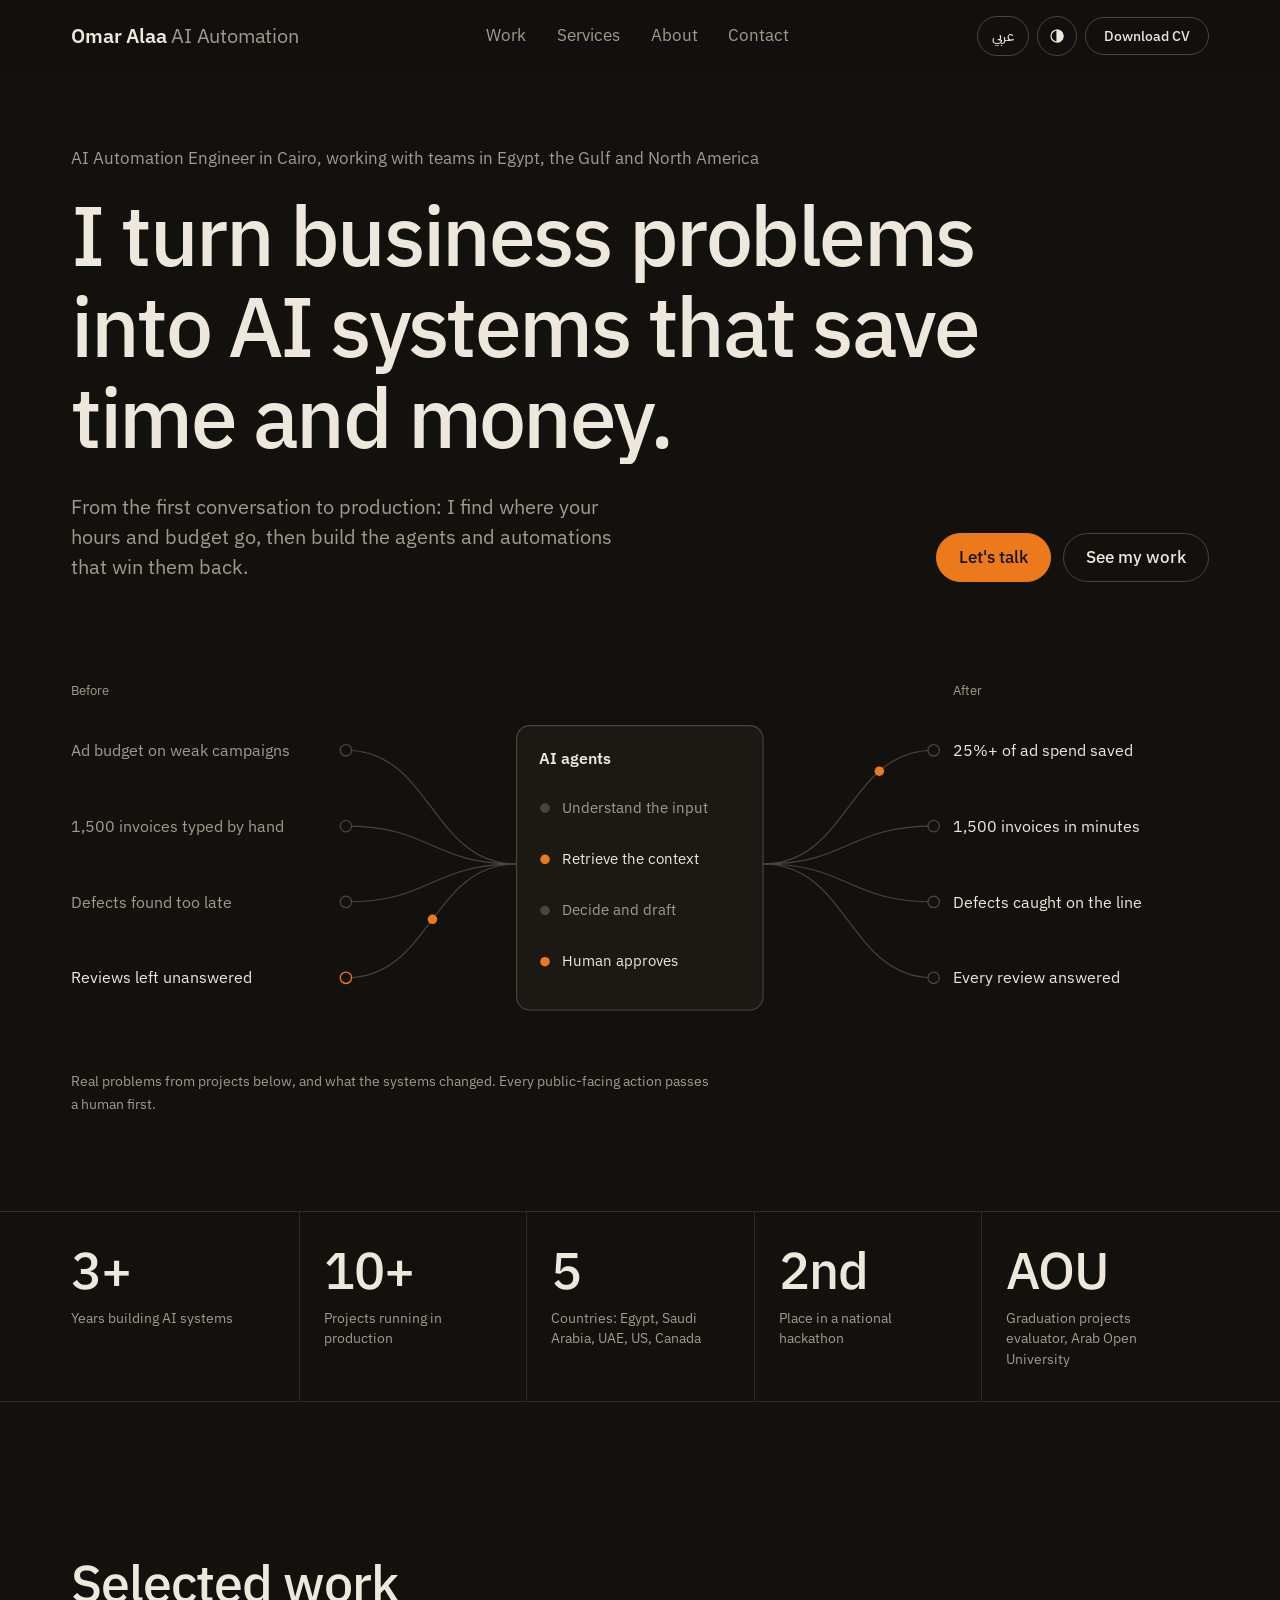
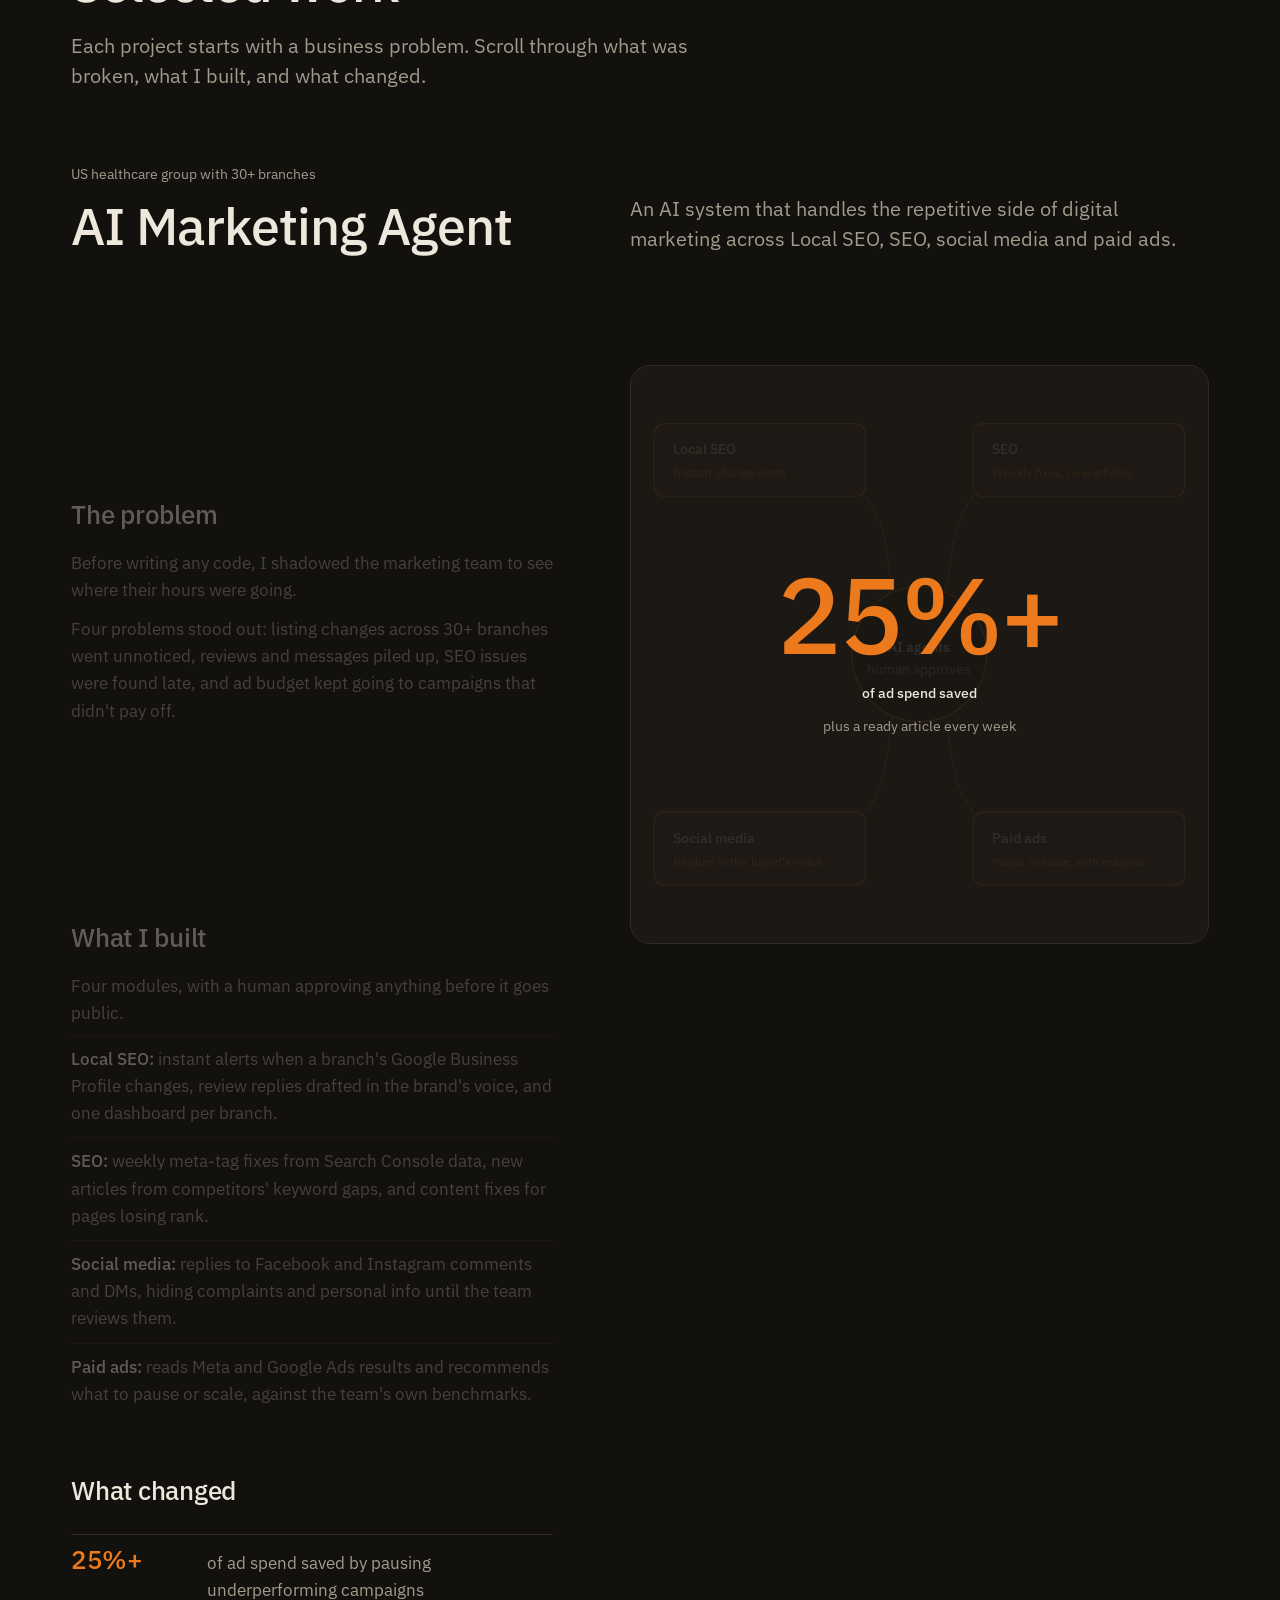
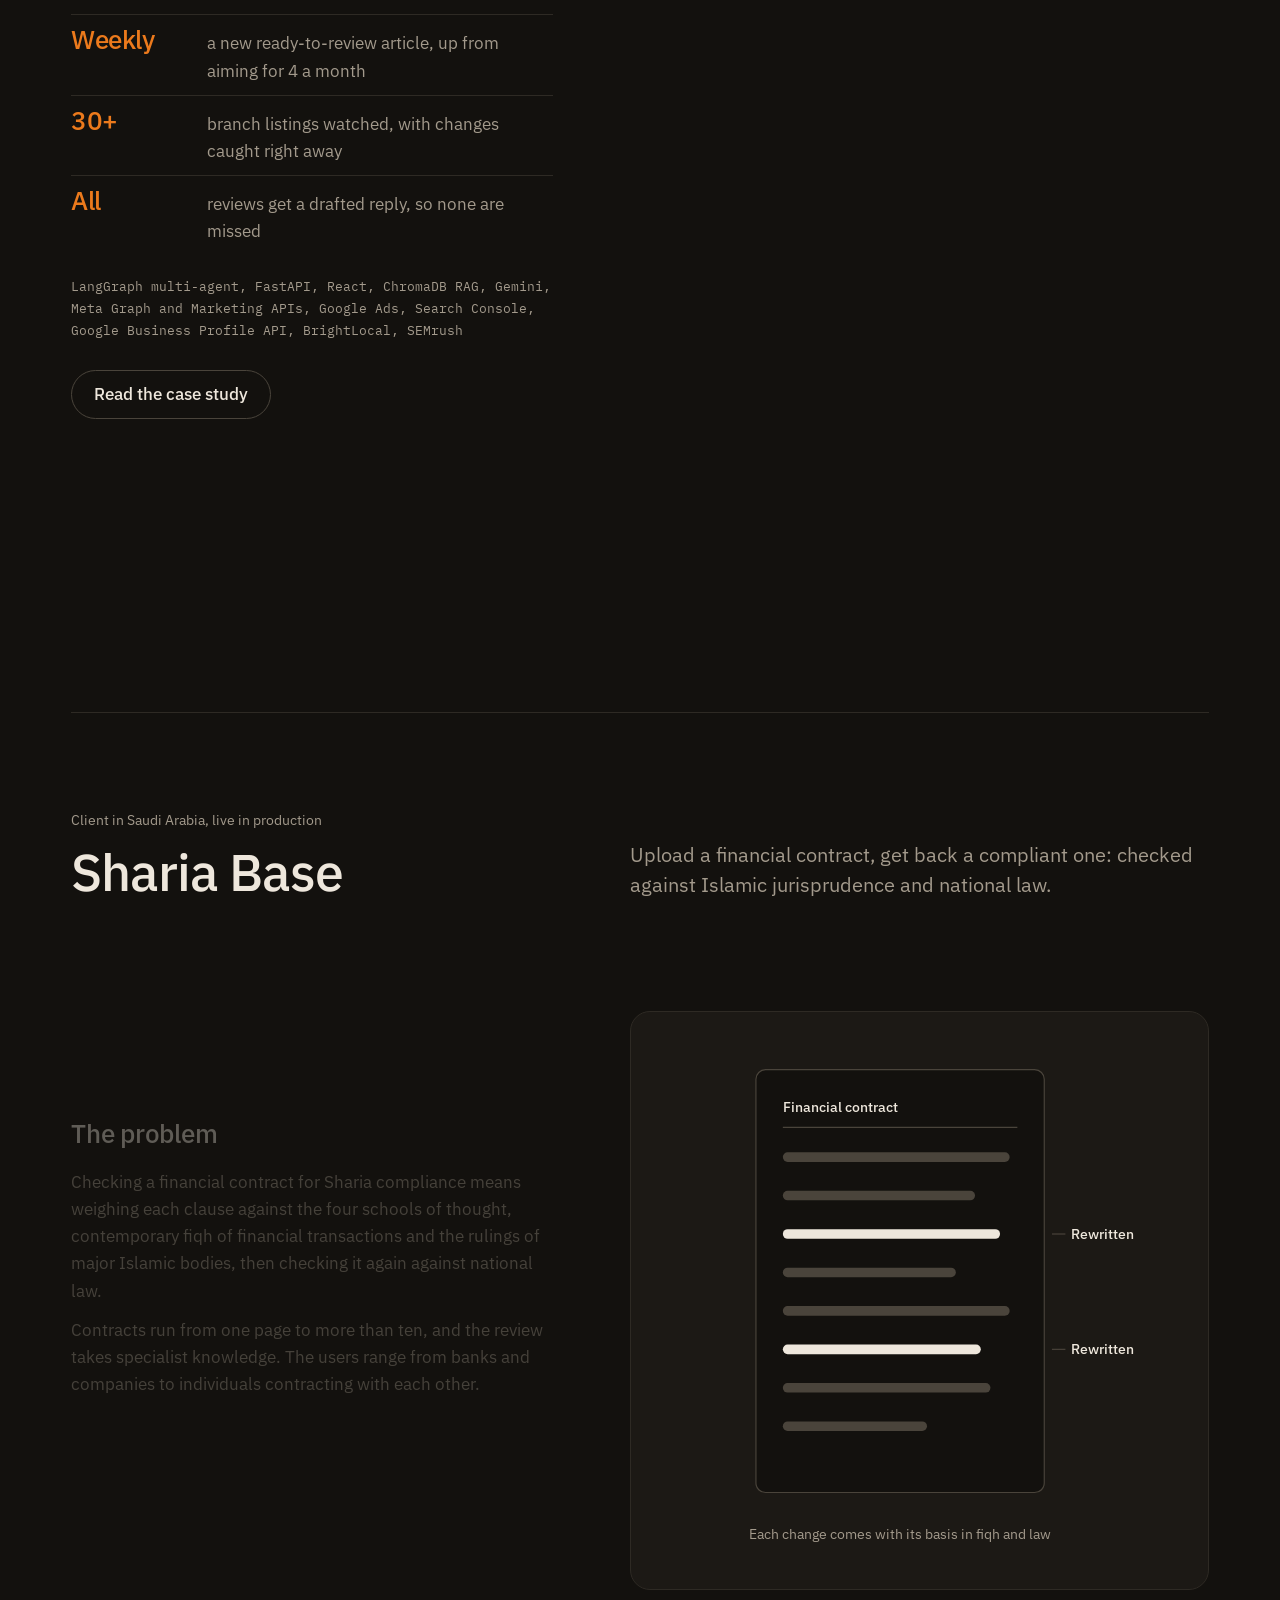
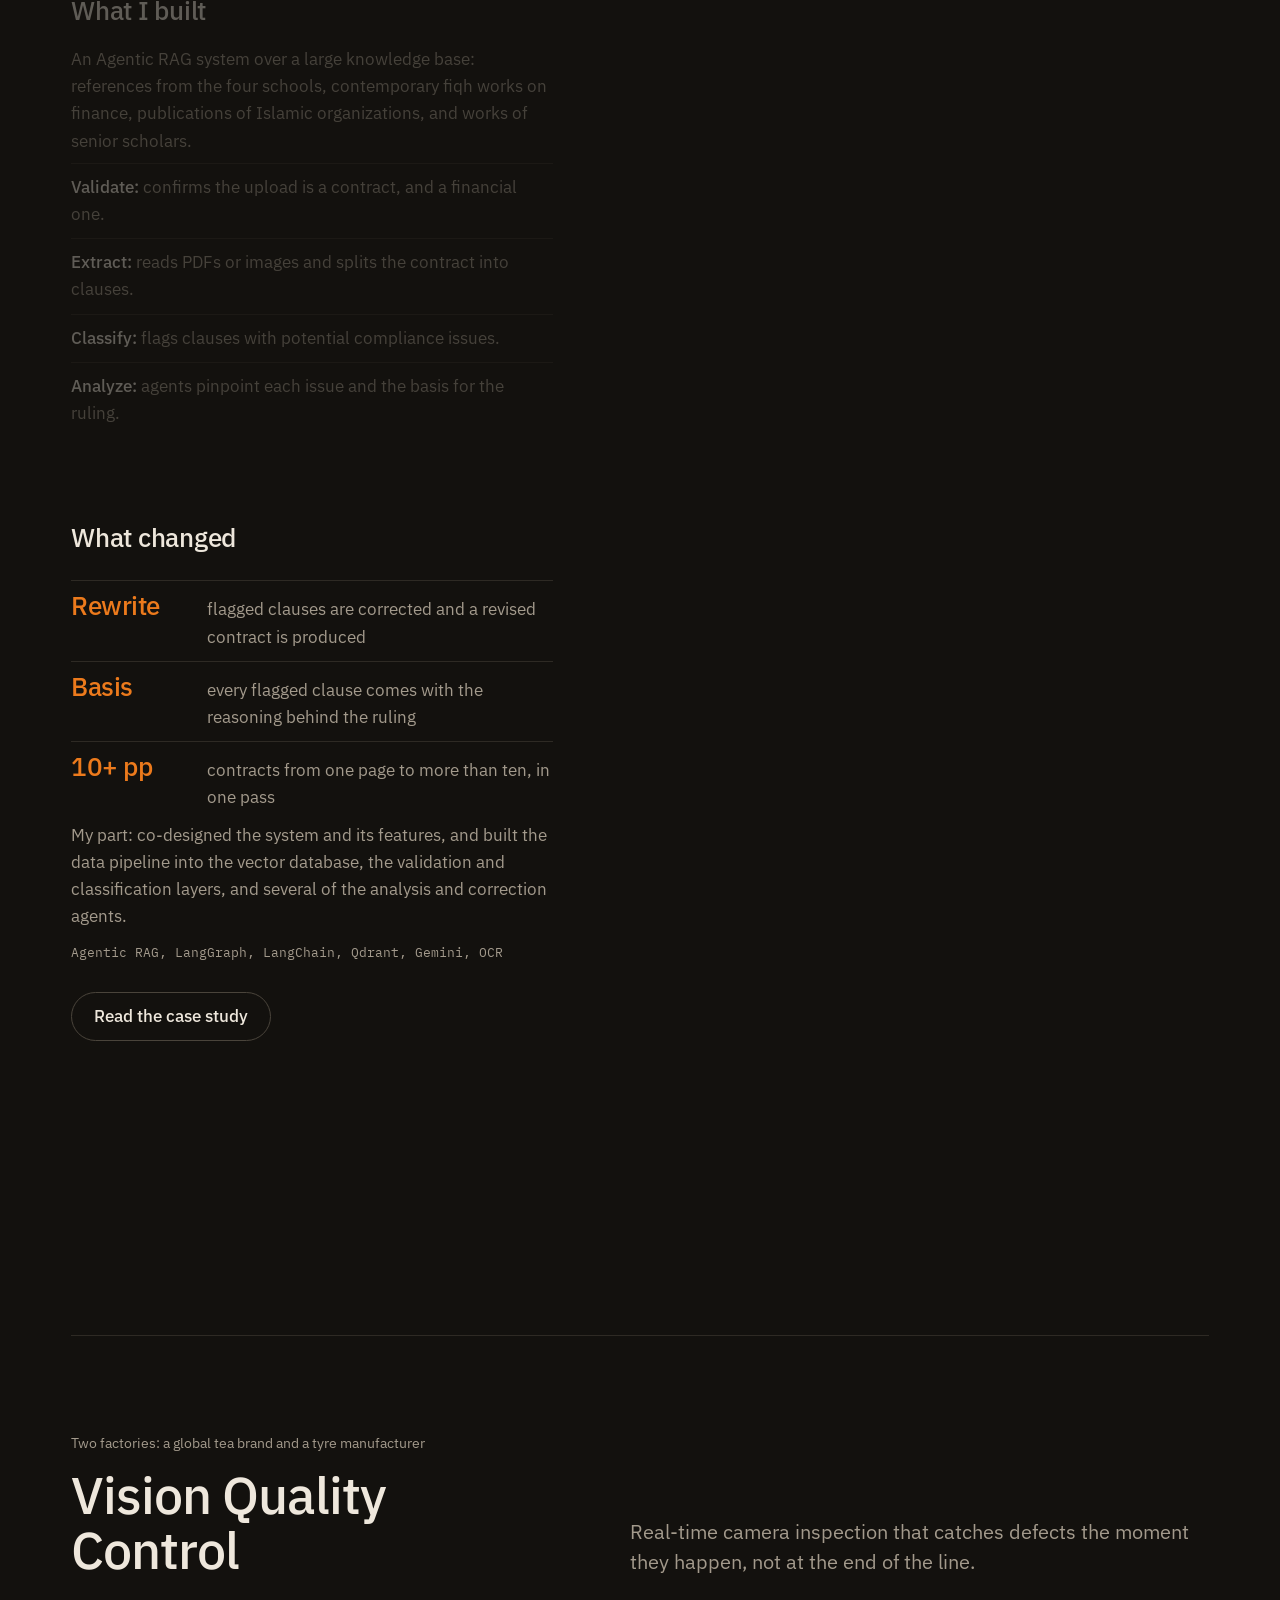
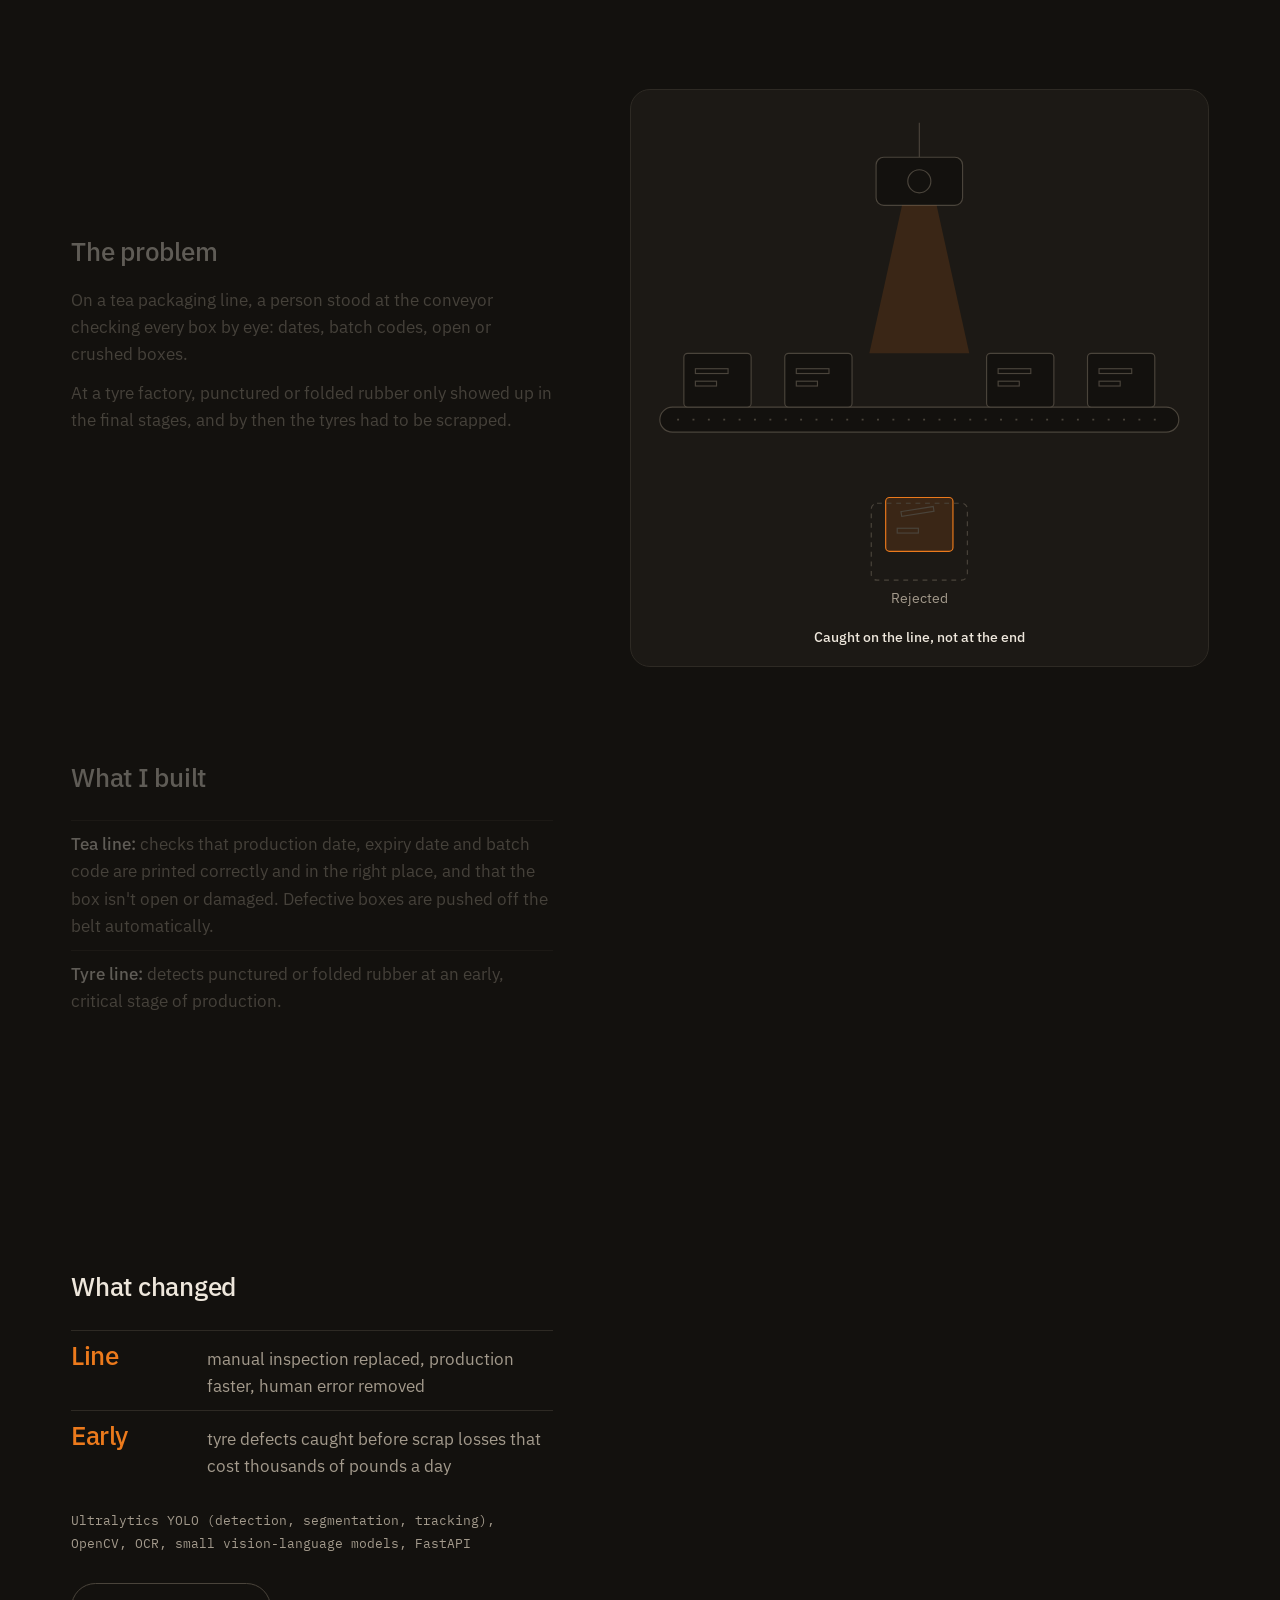
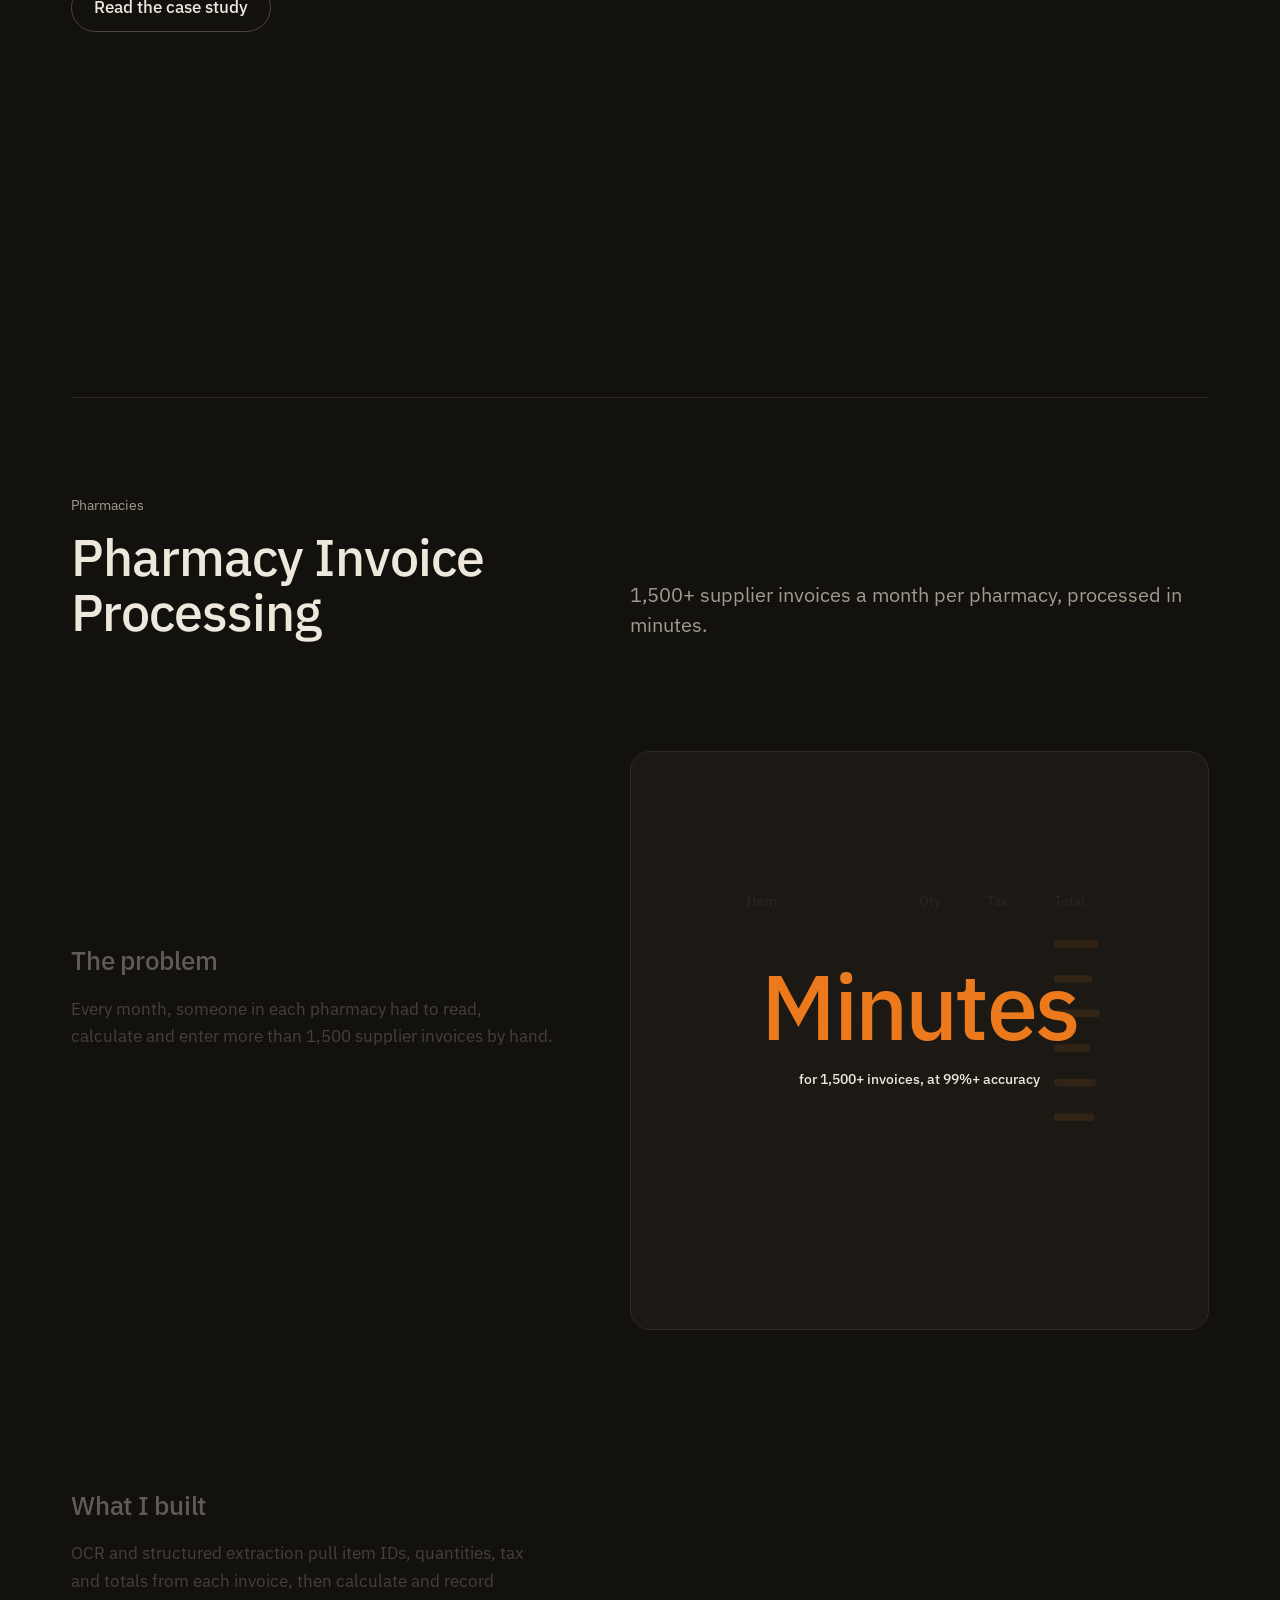
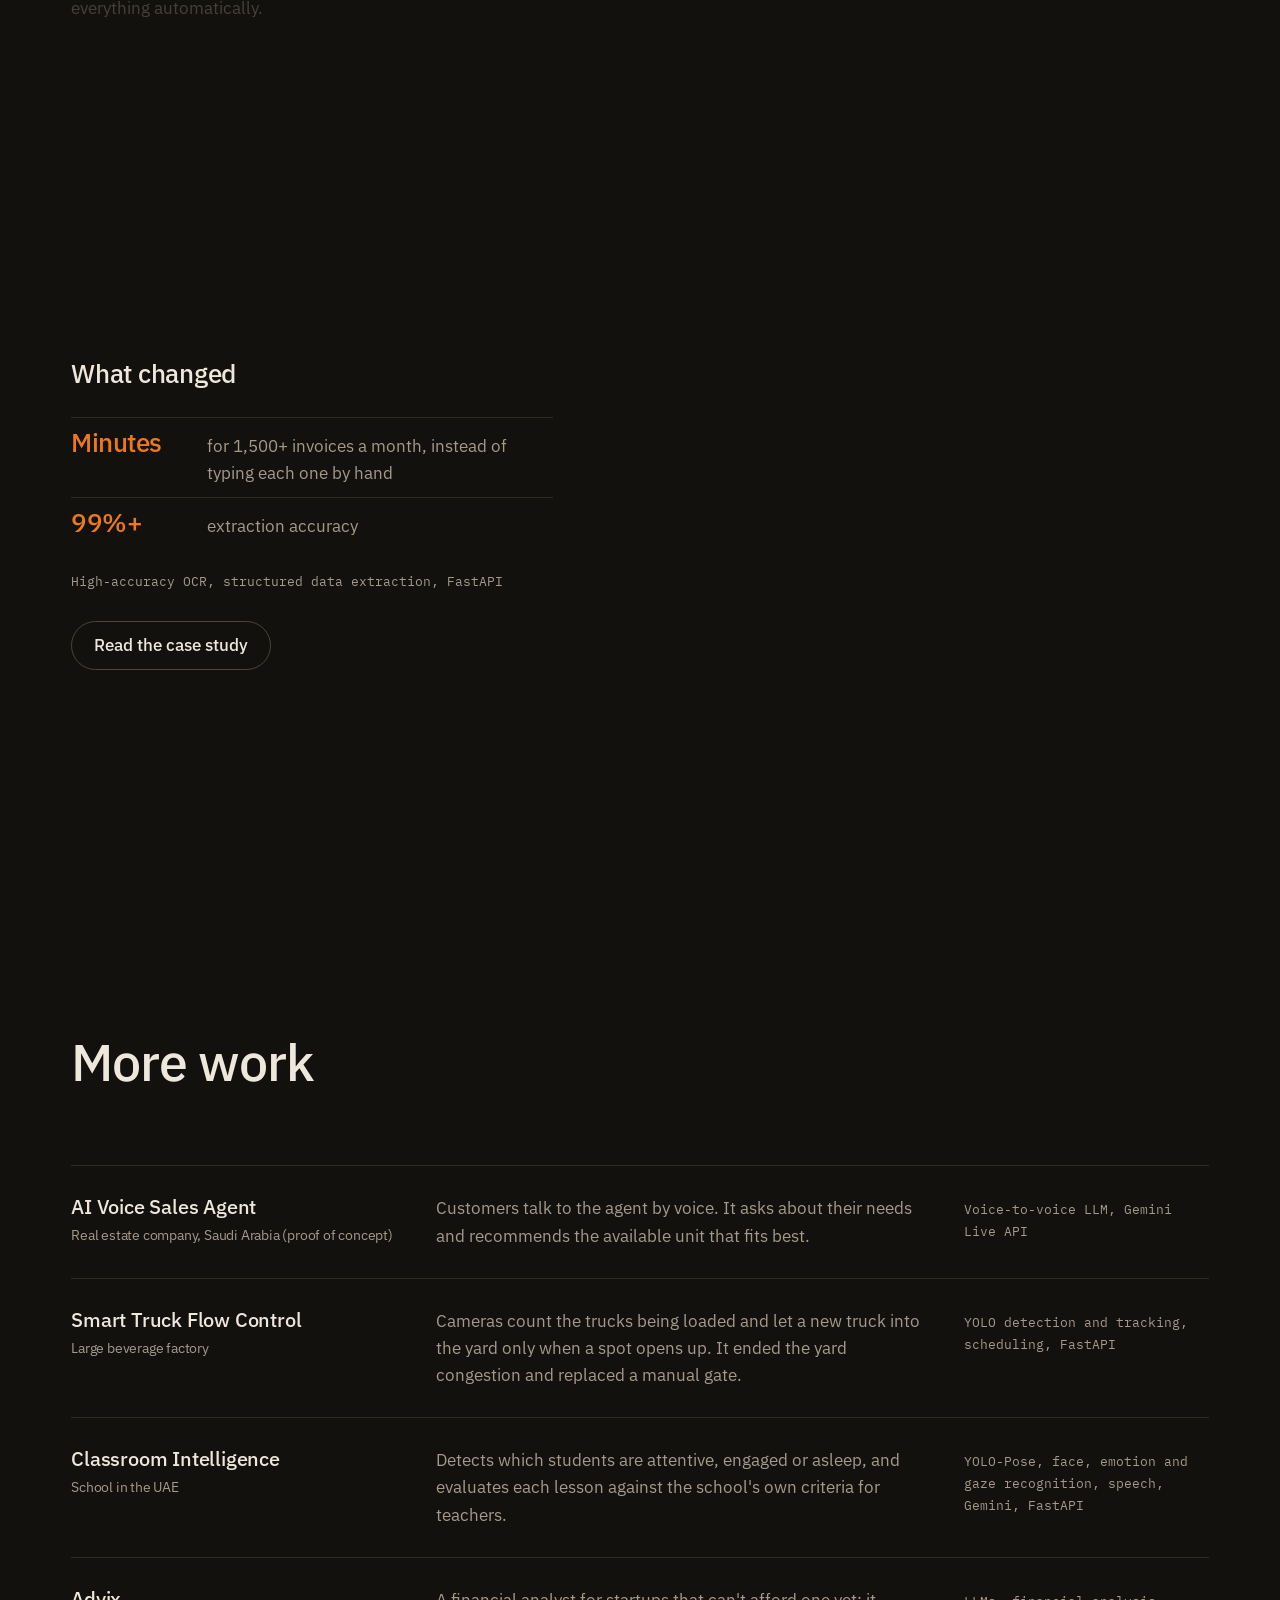
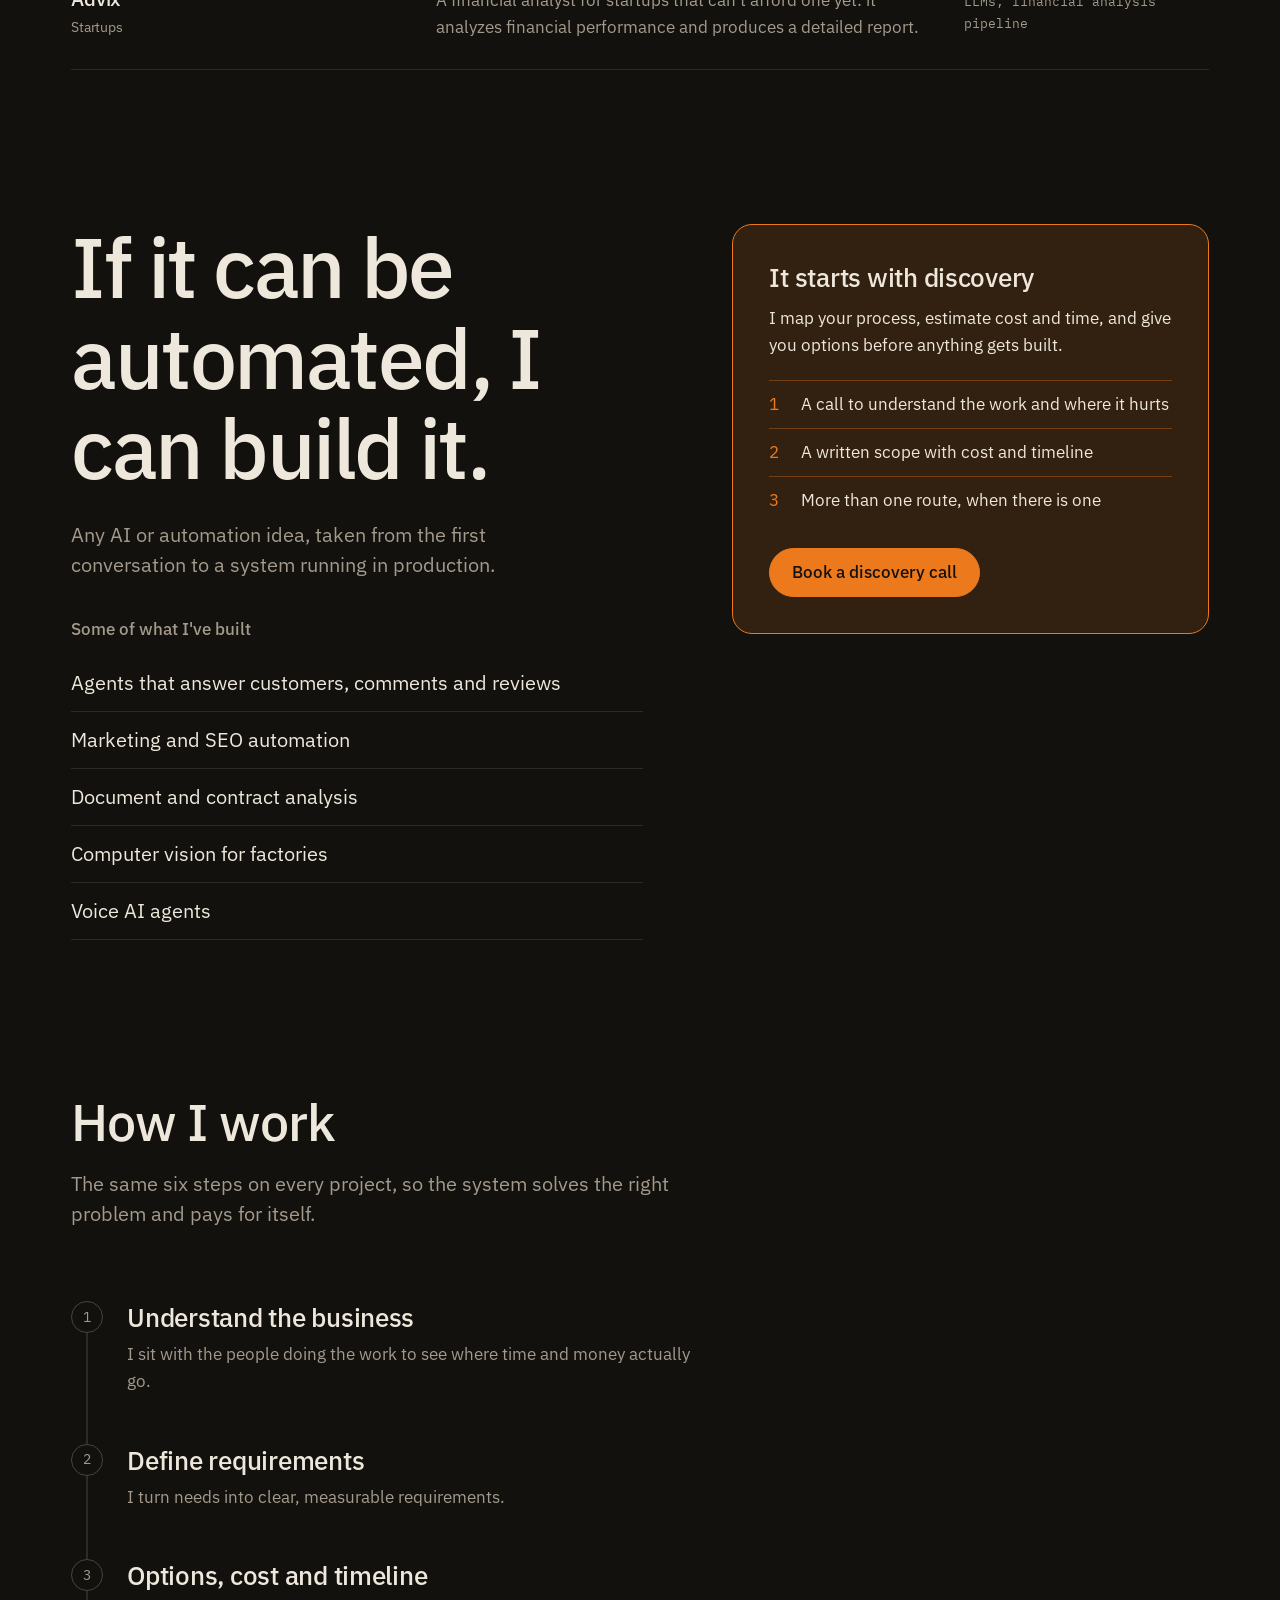
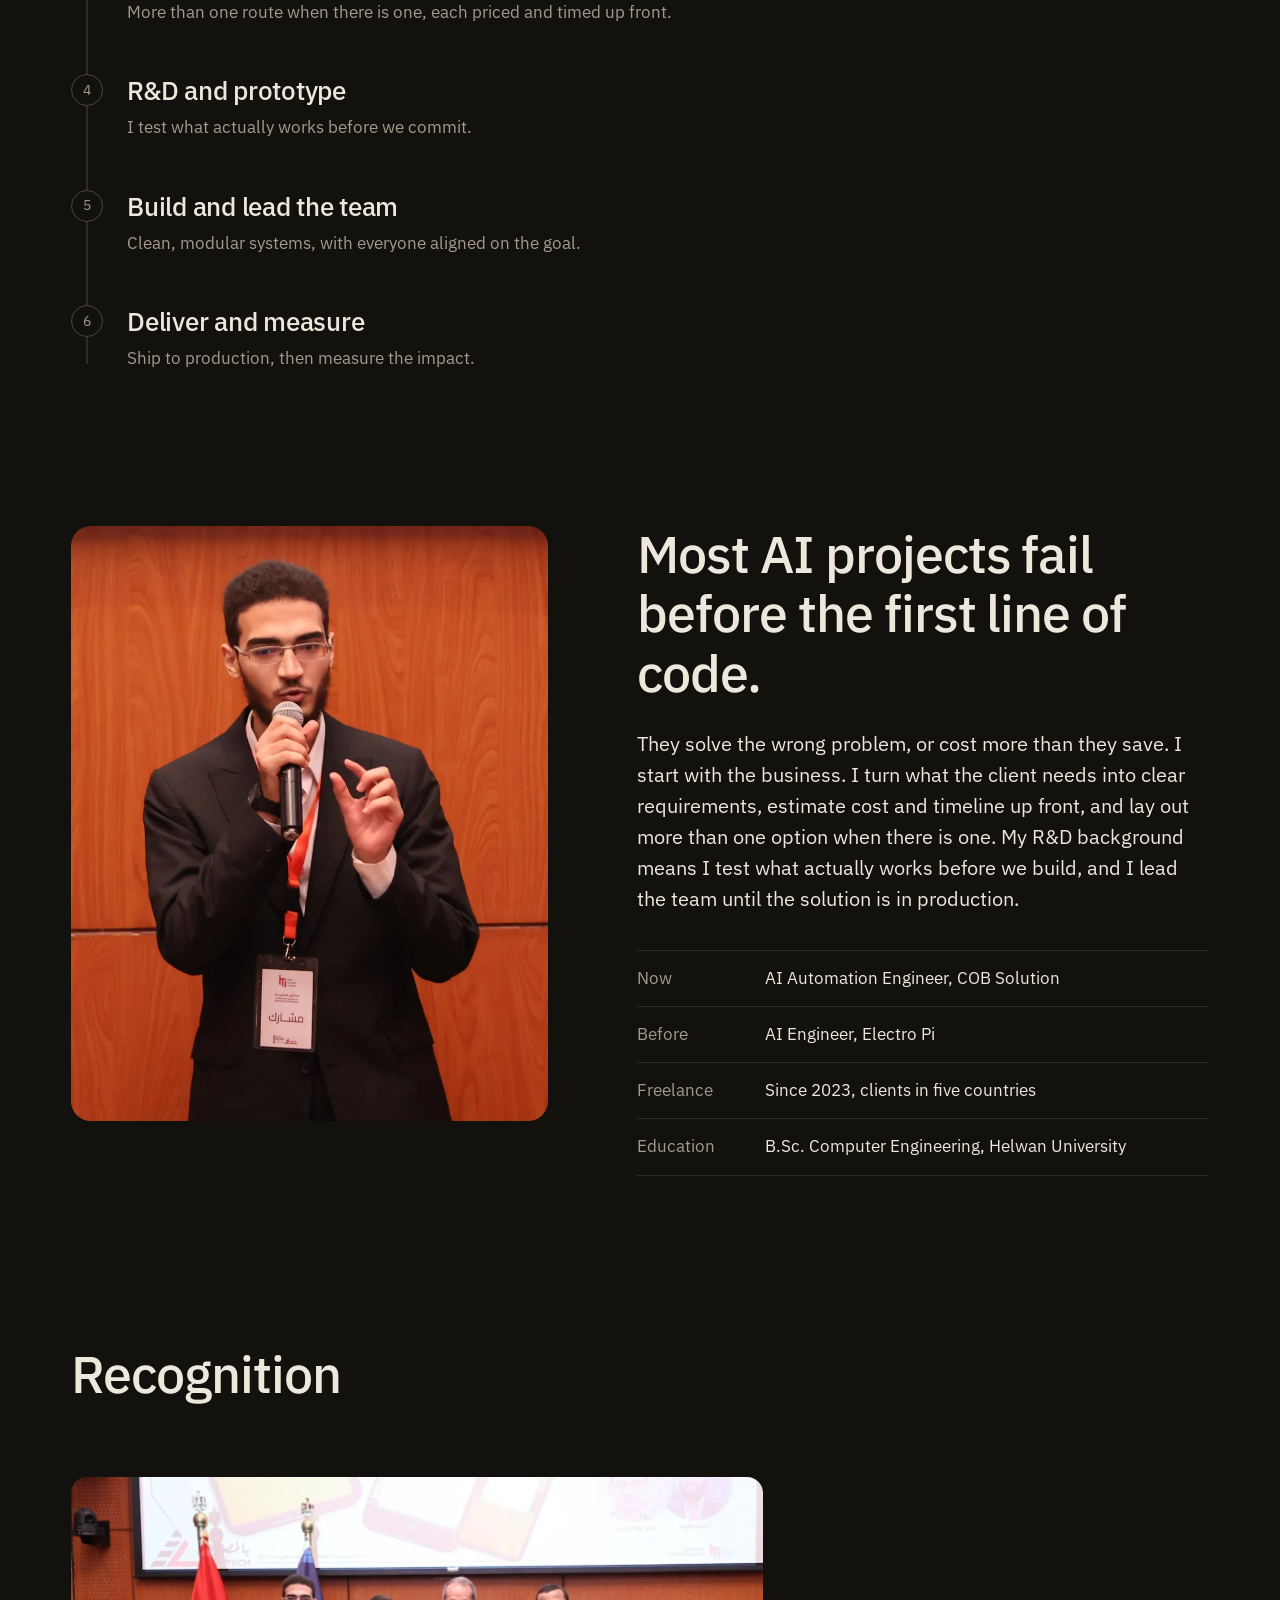
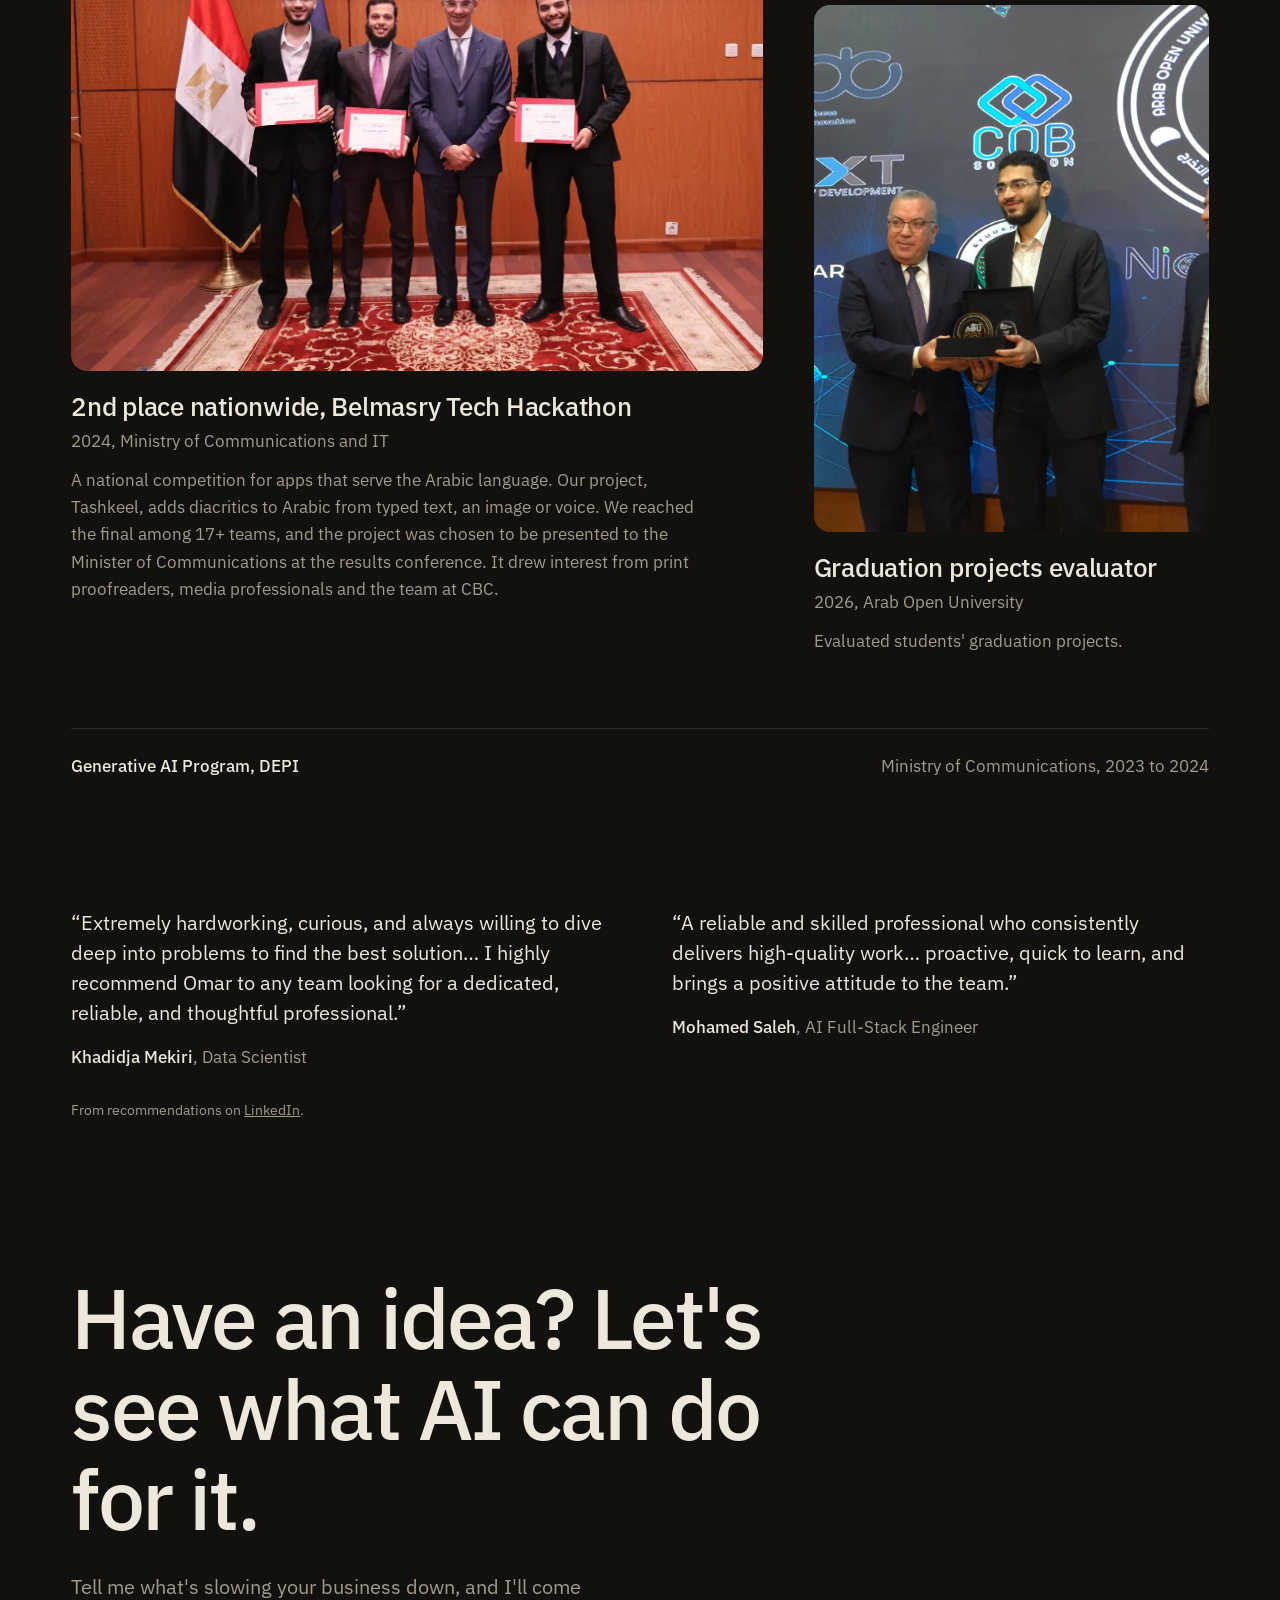
<file: index.html>
<!doctype html>
<html lang="en" dir="ltr" data-theme="dark">
<head>
  <meta charset="utf-8">
  <meta name="viewport" content="width=device-width, initial-scale=1">
  <title>Omar Alaa — AI Automation Engineer</title>
  <meta name="description" content="I turn business problems into AI systems that save time and money: agents, RAG, computer vision and automation, from first conversation to production.">
  <meta property="og:title" content="Omar Alaa — AI Automation Engineer">
  <meta property="og:description" content="I turn business problems into AI systems that save time and money.">
  <meta property="og:type" content="website">
  <meta name="theme-color" content="#13110E">
  <link rel="alternate" hreflang="en" href="index.html">
  <link rel="alternate" hreflang="ar" href="ar/index.html">
  <script>
    // Before paint: apply the saved theme, and send returning visitors to the language they picked.
    try {
      var t = localStorage.getItem("theme"); if (t) document.documentElement.setAttribute("data-theme", t);
      var l = localStorage.getItem("lang"), alt = l && l !== document.documentElement.lang && document.querySelector('link[rel="alternate"][hreflang="' + l + '"]');
      if (alt) location.replace(alt.href + location.hash);
    } catch (e) {}
  </script>
  <link rel="preload" href="assets/fonts/ibm-plex-sans-latin-500-normal.woff2" as="font" type="font/woff2" crossorigin>
  <link rel="stylesheet" href="assets/css/style.css">
</head>
<body>
<a class="skip" href="#main">Skip to content</a>

<header class="nav" id="nav">
  <div class="wrap nav-inner">
    <a class="brand" href="#top">Omar Alaa <span>AI Automation</span></a>
    <nav class="nav-links" aria-label="Sections">
      <a href="#work">Work</a>
      <a href="#services">Services</a>
      <a href="#about">About</a>
      <a href="#contact">Contact</a>
    </nav>
    <div class="nav-tools">
      <a class="lang-link" href="ar/index.html" hreflang="ar" lang="ar">عربي</a>
      <button class="icon-btn" id="theme-toggle" type="button" aria-label="Switch to light theme">
        <svg viewBox="0 0 24 24" fill="none" stroke="currentColor" stroke-width="1.6" aria-hidden="true"><circle cx="12" cy="12" r="8"/><path d="M12 4a8 8 0 0 1 0 16z" fill="currentColor"/></svg>
      </button>
      <a class="btn" href="Omar_Alaa_Eldeen_CV.pdf" download>Download CV</a>
    </div>
  </div>
</header>

<main id="main">

<!-- ======================================================= HERO -->
<section class="hero" id="top">
  <div class="wrap">
    <p class="hero-kicker">AI Automation Engineer in Cairo, working with teams in Egypt, the Gulf and North America</p>
    <h1 data-reveal>I turn business problems into AI systems that save time and money.</h1>
    <div class="hero-row">
      <p class="hero-sub">From the first conversation to production: I find where your hours and budget go, then build the agents and automations that win them back.</p>
      <div class="hero-actions">
        <a class="btn btn-primary" href="#contact">Let's talk</a>
        <a class="btn" href="#work">See my work</a>
      </div>
    </div>

    <figure class="system" id="system" aria-label="Diagram: four business problems pass through AI agents with a human approval step and come out as results">
      <!-- Drawn by assets/js/main.js so it can switch between a wide and a tall layout. -->
      <svg id="system-svg" role="img" aria-hidden="true"></svg>
      <figcaption class="caption">Real problems from projects below, and what the systems changed. Every public-facing action passes a human first.</figcaption>
    </figure>
  </div>
</section>

<!-- ======================================================= STATS -->
<section class="stats" aria-label="At a glance">
  <div class="wrap">
    <ul>
      <li><span class="stat-num" data-count="3" data-suffix="+">3+</span><span class="stat-label">Years building AI systems</span></li>
      <li><span class="stat-num" data-count="10" data-suffix="+">10+</span><span class="stat-label">Projects running in production</span></li>
      <li><span class="stat-num" data-count="5">5</span><span class="stat-label">Countries: Egypt, Saudi Arabia, UAE, US, Canada</span></li>
      <li><span class="stat-num">2nd</span><span class="stat-label">Place in a national hackathon</span></li>
      <li><span class="stat-num">AOU</span><span class="stat-label">Graduation projects evaluator, Arab Open University</span></li>
    </ul>
  </div>
</section>

<!-- ======================================================= FEATURED WORK -->
<section class="section" id="work">
  <div class="wrap">
    <div class="section-head">
      <h2 data-reveal>Selected work</h2>
      <p>Each project starts with a business problem. Scroll through what was broken, what I built, and what changed.</p>
    </div>

    <!-- ---------- 1. AI Marketing Agent ---------- -->
    <article class="story" data-story>
      <div class="story-intro">
        <div>
          <span class="story-index">US healthcare group with 30+ branches</span>
          <h3>AI Marketing Agent</h3>
        </div>
        <p>An AI system that handles the repetitive side of digital marketing across Local SEO, SEO, social media and paid ads.</p>
      </div>

      <div class="story-steps">
        <div class="step" data-step="1">
          <h4>The problem</h4>
          <p>Before writing any code, I shadowed the marketing team to see where their hours were going.</p>
          <p>Four problems stood out: listing changes across 30+ branches went unnoticed, reviews and messages piled up, SEO issues were found late, and ad budget kept going to campaigns that didn't pay off.</p>
        </div>
        <div class="step" data-step="2">
          <h4>What I built</h4>
          <p>Four modules, with a human approving anything before it goes public.</p>
          <ul>
            <li><strong>Local SEO:</strong> instant alerts when a branch's Google Business Profile changes, review replies drafted in the brand's voice, and one dashboard per branch.</li>
            <li><strong>SEO:</strong> weekly meta-tag fixes from Search Console data, new articles from competitors' keyword gaps, and content fixes for pages losing rank.</li>
            <li><strong>Social media:</strong> replies to Facebook and Instagram comments and DMs, hiding complaints and personal info until the team reviews them.</li>
            <li><strong>Paid ads:</strong> reads Meta and Google Ads results and recommends what to pause or scale, against the team's own benchmarks.</li>
          </ul>
        </div>
        <div class="step" data-step="3">
          <h4>What changed</h4>
          <ul class="impact-list">
            <li><span class="n">25%+</span><span>of ad spend saved by pausing underperforming campaigns</span></li>
            <li><span class="n">Weekly</span><span>a new ready-to-review article, up from aiming for 4 a month</span></li>
            <li><span class="n">30+</span><span>branch listings watched, with changes caught right away</span></li>
            <li><span class="n">All</span><span>reviews get a drafted reply, so none are missed</span></li>
          </ul>
          <p class="stack">LangGraph multi-agent, FastAPI, React, ChromaDB RAG, Gemini, Meta Graph and Marketing APIs, Google Ads, Search Console, Google Business Profile API, BrightLocal, SEMrush</p>
          <a class="btn story-link" href="work/ai-marketing-agent.html">Read the case study</a>
        </div>
      </div>

      <div class="stage" aria-hidden="true">
        <div class="stage-frame">
          <svg viewBox="0 0 600 600" data-stage>
            <g class="mk-graph">
              <path class="d-line" d="M244 136 C268 166 266 204 272 234"/>
              <path class="d-line" d="M356 136 C332 166 334 204 328 234"/>
              <path class="d-line" d="M244 464 C268 434 266 396 272 366"/>
              <path class="d-line" d="M356 464 C332 434 334 396 328 366"/>
              <path class="d-line mk-wire" d="M244 136 C268 166 266 204 272 234"/>
              <path class="d-line mk-wire" d="M356 136 C332 166 334 204 328 234"/>
              <path class="d-line mk-wire" d="M244 464 C268 434 266 396 272 366"/>
              <path class="d-line mk-wire" d="M356 464 C332 434 334 396 328 366"/>

              <g class="mk-hub"><circle class="d-box" cx="300" cy="300" r="70"/>
                <text class="d-text-strong" x="300" y="298" text-anchor="middle">AI agents</text>
                <text class="d-text" x="300" y="320" text-anchor="middle" font-size="13">human approves</text></g>

              <g class="mk-node"><rect class="d-box" x="24" y="60" width="220" height="76" rx="10"/>
                <text class="d-text-strong" x="44" y="92">Local SEO</text>
                <text class="mk-issue" x="44" y="116">30+ listings, no alerts</text>
                <text class="mk-sol" x="44" y="116">Instant change alerts</text></g>
              <g class="mk-node"><rect class="d-box" x="356" y="60" width="220" height="76" rx="10"/>
                <text class="d-text-strong" x="376" y="92">SEO</text>
                <text class="mk-issue" x="376" y="116">Problems found late</text>
                <text class="mk-sol" x="376" y="116">Weekly fixes, new articles</text></g>
              <g class="mk-node"><rect class="d-box" x="24" y="464" width="220" height="76" rx="10"/>
                <text class="d-text-strong" x="44" y="496">Social media</text>
                <text class="mk-issue" x="44" y="520">Comments and DMs pile up</text>
                <text class="mk-sol" x="44" y="520">Replies in the brand's voice</text></g>
              <g class="mk-node"><rect class="d-box" x="356" y="464" width="220" height="76" rx="10"/>
                <text class="d-text-strong" x="376" y="496">Paid ads</text>
                <text class="mk-issue" x="376" y="520">Budget on weak campaigns</text>
                <text class="mk-sol" x="376" y="520">Pause or scale, with reasons</text></g>
            </g>
            <g class="mk-result">
              <text class="big-num" x="300" y="300" text-anchor="middle" font-size="112">25%+</text>
              <text class="d-text-strong" x="300" y="345" text-anchor="middle" font-size="19">of ad spend saved</text>
              <text class="d-text" x="300" y="380" text-anchor="middle">plus a ready article every week</text>
            </g>
          </svg>
        </div>
      </div>
    </article>

    <!-- ---------- 2. Sharia Base ---------- -->
    <article class="story" data-story>
      <div class="story-intro">
        <div>
          <span class="story-index">Client in Saudi Arabia, live in production</span>
          <h3>Sharia Base</h3>
        </div>
        <p>Upload a financial contract, get back a compliant one: checked against Islamic jurisprudence and national law.</p>
      </div>

      <div class="story-steps">
        <div class="step" data-step="1">
          <h4>The problem</h4>
          <p>Checking a financial contract for Sharia compliance means weighing each clause against the four schools of thought, contemporary fiqh of financial transactions and the rulings of major Islamic bodies, then checking it again against national law.</p>
          <p>Contracts run from one page to more than ten, and the review takes specialist knowledge. The users range from banks and companies to individuals contracting with each other.</p>
        </div>
        <div class="step" data-step="2">
          <h4>What I built</h4>
          <p>An Agentic RAG system over a large knowledge base: references from the four schools, contemporary fiqh works on finance, publications of Islamic organizations, and works of senior scholars.</p>
          <ul>
            <li><strong>Validate:</strong> confirms the upload is a contract, and a financial one.</li>
            <li><strong>Extract:</strong> reads PDFs or images and splits the contract into clauses.</li>
            <li><strong>Classify:</strong> flags clauses with potential compliance issues.</li>
            <li><strong>Analyze:</strong> agents pinpoint each issue and the basis for the ruling.</li>
          </ul>
        </div>
        <div class="step" data-step="3">
          <h4>What changed</h4>
          <ul class="impact-list">
            <li><span class="n">Rewrite</span><span>flagged clauses are corrected and a revised contract is produced</span></li>
            <li><span class="n">Basis</span><span>every flagged clause comes with the reasoning behind the ruling</span></li>
            <li><span class="n">10+ pp</span><span>contracts from one page to more than ten, in one pass</span></li>
          </ul>
          <p>My part: co-designed the system and its features, and built the data pipeline into the vector database, the validation and classification layers, and several of the analysis and correction agents.</p>
          <p class="stack">Agentic RAG, LangGraph, LangChain, Qdrant, Gemini, OCR</p>
          <a class="btn story-link" href="work/sharia-base.html">Read the case study</a>
        </div>
      </div>

      <div class="stage" aria-hidden="true">
        <div class="stage-frame">
          <svg viewBox="0 0 600 600" data-stage>
            <rect class="d-box" x="130" y="60" width="300" height="440" rx="10"/>
            <text class="d-text-strong" x="158" y="104">Financial contract</text>
            <line class="d-line" x1="158" y1="120" x2="402" y2="120"/>
            <rect class="sh-clause" x="158" y="146" width="236" height="10" rx="5"/>
            <rect class="sh-clause" x="158" y="186" width="200" height="10" rx="5"/>
            <rect class="sh-clause bad" x="158" y="226" width="226" height="10" rx="5"/>
            <rect class="sh-clause" x="158" y="266" width="180" height="10" rx="5"/>
            <rect class="sh-clause" x="158" y="306" width="236" height="10" rx="5"/>
            <rect class="sh-clause bad" x="158" y="346" width="206" height="10" rx="5"/>
            <rect class="sh-clause" x="158" y="386" width="216" height="10" rx="5"/>
            <rect class="sh-clause" x="158" y="426" width="150" height="10" rx="5"/>
            <rect class="sh-scan d-amber" x="130" y="128" width="300" height="2"/>

            <g class="sh-flag bad-tag"><line class="d-line d-amber-stroke" x1="438" y1="231" x2="452" y2="231"/><text class="big-num" x="458" y="236" font-size="14">Non-compliant</text></g>
            <g class="sh-flag bad-tag"><line class="d-line d-amber-stroke" x1="438" y1="351" x2="452" y2="351"/><text class="big-num" x="458" y="356" font-size="14">Non-compliant</text></g>
            <g class="sh-flag fixed-tag"><line class="d-line" x1="438" y1="231" x2="452" y2="231"/><text class="d-text-strong" x="458" y="236" font-size="14">Rewritten</text></g>
            <g class="sh-flag fixed-tag"><line class="d-line" x1="438" y1="351" x2="452" y2="351"/><text class="d-text-strong" x="458" y="356" font-size="14">Rewritten</text></g>

            <text class="d-text sh-basis" x="280" y="548" text-anchor="middle">Each change comes with its basis in fiqh and law</text>
          </svg>
        </div>
      </div>
    </article>

    <!-- ---------- 3. Vision Quality Control ---------- -->
    <article class="story" data-story>
      <div class="story-intro">
        <div>
          <span class="story-index">Two factories: a global tea brand and a tyre manufacturer</span>
          <h3>Vision Quality Control</h3>
        </div>
        <p>Real-time camera inspection that catches defects the moment they happen, not at the end of the line.</p>
      </div>

      <div class="story-steps">
        <div class="step" data-step="1">
          <h4>The problem</h4>
          <p>On a tea packaging line, a person stood at the conveyor checking every box by eye: dates, batch codes, open or crushed boxes.</p>
          <p>At a tyre factory, punctured or folded rubber only showed up in the final stages, and by then the tyres had to be scrapped.</p>
        </div>
        <div class="step" data-step="2">
          <h4>What I built</h4>
          <ul>
            <li><strong>Tea line:</strong> checks that production date, expiry date and batch code are printed correctly and in the right place, and that the box isn't open or damaged. Defective boxes are pushed off the belt automatically.</li>
            <li><strong>Tyre line:</strong> detects punctured or folded rubber at an early, critical stage of production.</li>
          </ul>
        </div>
        <div class="step" data-step="3">
          <h4>What changed</h4>
          <ul class="impact-list">
            <li><span class="n">Line</span><span>manual inspection replaced, production faster, human error removed</span></li>
            <li><span class="n">Early</span><span>tyre defects caught before scrap losses that cost thousands of pounds a day</span></li>
          </ul>
          <p class="stack">Ultralytics YOLO (detection, segmentation, tracking), OpenCV, OCR, small vision-language models, FastAPI</p>
          <a class="btn story-link" href="work/vision-quality-control.html">Read the case study</a>
        </div>
      </div>

      <div class="stage" aria-hidden="true">
        <div class="stage-frame">
          <svg viewBox="0 0 600 600" data-stage>
            <line class="d-line" x1="300" y1="34" x2="300" y2="70"/>
            <rect class="d-box" x="255" y="70" width="90" height="50" rx="8"/>
            <circle class="d-line" cx="300" cy="95" r="12"/>
            <polygon class="qc-beam" points="282,120 318,120 352,274 248,274"/>

            <rect class="d-box" x="30" y="330" width="540" height="26" rx="13"/>
            <line class="qc-belt-move" x1="48" y1="343" x2="552" y2="343"/>

            <g><rect class="qc-box" x="55" y="274" width="70" height="56" rx="4"/><rect class="d-line" x="67" y="290" width="34" height="5"/><rect class="d-line" x="67" y="303" width="22" height="5"/></g>
            <g><rect class="qc-box" x="160" y="274" width="70" height="56" rx="4"/><rect class="d-line" x="172" y="290" width="34" height="5"/><rect class="d-line" x="172" y="303" width="22" height="5"/></g>
            <g class="qc-bad"><rect class="qc-box" x="265" y="274" width="70" height="56" rx="4"/><rect class="d-line" x="281" y="286" width="34" height="5" transform="rotate(-9 298 288)"/><rect class="d-line" x="277" y="306" width="22" height="5"/></g>
            <g><rect class="qc-box" x="370" y="274" width="70" height="56" rx="4"/><rect class="d-line" x="382" y="290" width="34" height="5"/><rect class="d-line" x="382" y="303" width="22" height="5"/></g>
            <g><rect class="qc-box" x="475" y="274" width="70" height="56" rx="4"/><rect class="d-line" x="487" y="290" width="34" height="5"/><rect class="d-line" x="487" y="303" width="22" height="5"/></g>

            <g class="qc-bad-tag"><line class="d-line d-amber-stroke" x1="340" y1="262" x2="372" y2="236"/><text class="big-num" x="378" y="234" font-size="15">Misprinted date</text></g>

            <text class="d-text qc-late" x="300" y="430" text-anchor="middle">Before: defects found by eye, or at the end of the line</text>

            <g class="qc-bin"><rect class="d-line" x="250" y="430" width="100" height="80" rx="6" stroke-dasharray="5 5"/><text class="d-text" x="300" y="534" text-anchor="middle" font-size="13">Rejected</text></g>
            <text class="d-text-strong qc-result" x="300" y="574" text-anchor="middle">Caught on the line, not at the end</text>
          </svg>
        </div>
      </div>
    </article>

    <!-- ---------- 4. Invoice Processing ---------- -->
    <article class="story" data-story>
      <div class="story-intro">
        <div>
          <span class="story-index">Pharmacies</span>
          <h3>Pharmacy Invoice Processing</h3>
        </div>
        <p>1,500+ supplier invoices a month per pharmacy, processed in minutes.</p>
      </div>

      <div class="story-steps">
        <div class="step" data-step="1">
          <h4>The problem</h4>
          <p>Every month, someone in each pharmacy had to read, calculate and enter more than 1,500 supplier invoices by hand.</p>
        </div>
        <div class="step" data-step="2">
          <h4>What I built</h4>
          <p>OCR and structured extraction pull item IDs, quantities, tax and totals from each invoice, then calculate and record everything automatically.</p>
        </div>
        <div class="step" data-step="3">
          <h4>What changed</h4>
          <ul class="impact-list">
            <li><span class="n">Minutes</span><span>for 1,500+ invoices a month, instead of typing each one by hand</span></li>
            <li><span class="n">99%+</span><span>extraction accuracy</span></li>
          </ul>
          <p class="stack">High-accuracy OCR, structured data extraction, FastAPI</p>
          <a class="btn story-link" href="work/invoice-processing.html">Read the case study</a>
        </div>
      </div>

      <div class="stage" aria-hidden="true">
        <div class="stage-frame">
          <svg viewBox="0 0 600 600" data-stage>
            <g transform="rotate(-12 300 270)"><g class="iv-sheet"><rect x="215" y="160" width="170" height="220" rx="6"/></g></g>
            <g transform="rotate(-6 300 270)"><g class="iv-sheet"><rect x="215" y="160" width="170" height="220" rx="6"/></g></g>
            <g transform="rotate(1 300 270)"><g class="iv-sheet"><rect x="215" y="160" width="170" height="220" rx="6"/></g></g>
            <g transform="rotate(7 300 270)"><g class="iv-sheet"><rect x="215" y="160" width="170" height="220" rx="6"/></g></g>
            <g class="iv-sheet">
              <rect x="215" y="160" width="170" height="220" rx="6"/>
              <line class="d-line" x1="235" y1="190" x2="320" y2="190"/>
              <line class="d-line" x1="235" y1="220" x2="365" y2="220"/>
              <line class="d-line" x1="235" y1="240" x2="365" y2="240"/>
              <line class="d-line" x1="235" y1="260" x2="365" y2="260"/>
              <line class="d-line" x1="235" y1="280" x2="340" y2="280"/>
              <line class="d-line" x1="300" y1="340" x2="365" y2="340"/>
            </g>
            <g class="iv-count">
              <text class="d-text-strong" x="300" y="448" text-anchor="middle" font-size="22">1,500+ invoices a month</text>
              <text class="d-text" x="300" y="476" text-anchor="middle">read and typed by hand</text>
            </g>

            <g class="iv-table">
              <text class="d-text" x="120" y="160">Item</text>
              <text class="d-text" x="300" y="160">Qty</text>
              <text class="d-text" x="370" y="160">Tax</text>
              <text class="d-text" x="440" y="160">Total</text>
              <line class="d-line" x1="110" y1="176" x2="490" y2="176"/>
              <g class="iv-row"><rect class="d-line" x="120" y="196" width="130" height="8" rx="4"/><rect class="d-line" x="300" y="196" width="22" height="8" rx="4"/><rect class="d-line" x="370" y="196" width="34" height="8" rx="4"/><rect class="d-amber" x="440" y="196" width="46" height="8" rx="4"/></g>
              <g class="iv-row"><rect class="d-line" x="120" y="232" width="104" height="8" rx="4"/><rect class="d-line" x="300" y="232" width="16" height="8" rx="4"/><rect class="d-line" x="370" y="232" width="30" height="8" rx="4"/><rect class="d-amber" x="440" y="232" width="40" height="8" rx="4"/></g>
              <g class="iv-row"><rect class="d-line" x="120" y="268" width="140" height="8" rx="4"/><rect class="d-line" x="300" y="268" width="22" height="8" rx="4"/><rect class="d-line" x="370" y="268" width="34" height="8" rx="4"/><rect class="d-amber" x="440" y="268" width="48" height="8" rx="4"/></g>
              <g class="iv-row"><rect class="d-line" x="120" y="304" width="90" height="8" rx="4"/><rect class="d-line" x="300" y="304" width="16" height="8" rx="4"/><rect class="d-line" x="370" y="304" width="28" height="8" rx="4"/><rect class="d-amber" x="440" y="304" width="38" height="8" rx="4"/></g>
              <g class="iv-row"><rect class="d-line" x="120" y="340" width="122" height="8" rx="4"/><rect class="d-line" x="300" y="340" width="22" height="8" rx="4"/><rect class="d-line" x="370" y="340" width="34" height="8" rx="4"/><rect class="d-amber" x="440" y="340" width="44" height="8" rx="4"/></g>
              <g class="iv-row"><rect class="d-line" x="120" y="376" width="112" height="8" rx="4"/><rect class="d-line" x="300" y="376" width="16" height="8" rx="4"/><rect class="d-line" x="370" y="376" width="30" height="8" rx="4"/><rect class="d-amber" x="440" y="376" width="42" height="8" rx="4"/></g>
              <line class="d-line" x1="110" y1="408" x2="490" y2="408"/>
            </g>

            <g class="iv-result">
              <text class="big-num" x="300" y="300" text-anchor="middle" font-size="96">Minutes</text>
              <text class="d-text-strong" x="300" y="345" text-anchor="middle" font-size="19">for 1,500+ invoices, at 99%+ accuracy</text>
            </g>
          </svg>
        </div>
      </div>
    </article>
  </div>
</section>

<!-- ======================================================= MORE WORK -->
<section class="section" id="more" style="padding-top:0">
  <div class="wrap">
    <div class="section-head">
      <h2 data-reveal>More work</h2>
    </div>
    <ul class="more">
      <li>
        <h3>AI Voice Sales Agent<small>Real estate company, Saudi Arabia (proof of concept)</small></h3>
        <p>Customers talk to the agent by voice. It asks about their needs and recommends the available unit that fits best.</p>
        <p class="stack">Voice-to-voice LLM, Gemini Live API</p>
      </li>
      <li>
        <h3>Smart Truck Flow Control<small>Large beverage factory</small></h3>
        <p>Cameras count the trucks being loaded and let a new truck into the yard only when a spot opens up. It ended the yard congestion and replaced a manual gate.</p>
        <p class="stack">YOLO detection and tracking, scheduling, FastAPI</p>
      </li>
      <li>
        <h3>Classroom Intelligence<small>School in the UAE</small></h3>
        <p>Detects which students are attentive, engaged or asleep, and evaluates each lesson against the school's own criteria for teachers.</p>
        <p class="stack">YOLO-Pose, face, emotion and gaze recognition, speech, Gemini, FastAPI</p>
      </li>
      <li>
        <h3>Advix<small>Startups</small></h3>
        <p>A financial analyst for startups that can't afford one yet: it analyzes financial performance and produces a detailed report.</p>
        <p class="stack">LLMs, financial analysis pipeline</p>
      </li>
    </ul>
  </div>
</section>

<!-- ======================================================= SERVICES -->
<section class="section" id="services" style="padding-top:0">
  <div class="wrap services-grid">
    <div>
      <h2 data-reveal>If it can be automated, I can build it.</h2>
      <p class="lead">Any AI or automation idea, taken from the first conversation to a system running in production.</p>
      <div class="built">
        <h3>Some of what I've built</h3>
        <ul>
          <li>Agents that answer customers, comments and reviews</li>
          <li>Marketing and SEO automation</li>
          <li>Document and contract analysis</li>
          <li>Computer vision for factories</li>
          <li>Voice AI agents</li>
        </ul>
      </div>
    </div>
    <div class="discovery">
      <h3>It starts with discovery</h3>
      <p>I map your process, estimate cost and time, and give you options before anything gets built.</p>
      <ol>
        <li>A call to understand the work and where it hurts</li>
        <li>A written scope with cost and timeline</li>
        <li>More than one route, when there is one</li>
      </ol>
      <a class="btn btn-primary" href="#contact" style="margin-top:24px">Book a discovery call</a>
    </div>
  </div>
</section>

<!-- ======================================================= HOW I WORK -->
<section class="section" id="process" style="padding-top:0">
  <div class="wrap">
    <div class="section-head">
      <h2 data-reveal>How I work</h2>
      <p>The same six steps on every project, so the system solves the right problem and pays for itself.</p>
    </div>
    <div class="process">
      <span class="process-rail" aria-hidden="true"><i></i></span>
      <ol>
      <li><span class="process-num">1</span><h3>Understand the business</h3><p>I sit with the people doing the work to see where time and money actually go.</p></li>
      <li><span class="process-num">2</span><h3>Define requirements</h3><p>I turn needs into clear, measurable requirements.</p></li>
      <li><span class="process-num">3</span><h3>Options, cost and timeline</h3><p>More than one route when there is one, each priced and timed up front.</p></li>
      <li><span class="process-num">4</span><h3>R&amp;D and prototype</h3><p>I test what actually works before we commit.</p></li>
      <li><span class="process-num">5</span><h3>Build and lead the team</h3><p>Clean, modular systems, with everyone aligned on the goal.</p></li>
      <li><span class="process-num">6</span><h3>Deliver and measure</h3><p>Ship to production, then measure the impact.</p></li>
      </ol>
    </div>
  </div>
</section>

<!-- ======================================================= ABOUT -->
<section class="section" id="about" style="padding-top:0">
  <div class="wrap about-grid">
    <div class="portrait"><img src="assets/img/omar.webp" alt="Omar Alaa presenting with a microphone" width="900" height="1125" loading="lazy"></div>
    <div class="about-text">
      <h2 data-reveal>Most AI projects fail before the first line of code.</h2>
      <p class="body">They solve the wrong problem, or cost more than they save. I start with the business. I turn what the client needs into clear requirements, estimate cost and timeline up front, and lay out more than one option when there is one. My R&amp;D background means I test what actually works before we build, and I lead the team until the solution is in production.</p>
      <dl class="facts">
        <div><dt>Now</dt><dd>AI Automation Engineer, COB Solution</dd></div>
        <div><dt>Before</dt><dd>AI Engineer, Electro Pi</dd></div>
        <div><dt>Freelance</dt><dd>Since 2023, clients in five countries</dd></div>
        <div><dt>Education</dt><dd>B.Sc. Computer Engineering, Helwan University</dd></div>
      </dl>
    </div>
  </div>
</section>

<!-- ======================================================= RECOGNITION -->
<section class="section" id="recognition" style="padding-top:0">
  <div class="wrap">
    <div class="section-head">
      <h2 data-reveal>Recognition</h2>
    </div>
    <div class="honors">
      <article class="honor">
        <figure><img src="assets/img/hackathon-minister.webp" alt="Omar and his team receiving certificates with Egypt's Minister of Communications" width="1400" height="999" loading="lazy"></figure>
        <div class="honor-body">
          <h3>2nd place nationwide, Belmasry Tech Hackathon</h3>
          <p class="meta">2024, Ministry of Communications and IT</p>
          <p>A national competition for apps that serve the Arabic language. Our project, Tashkeel, adds diacritics to Arabic from typed text, an image or voice. We reached the final among 17+ teams, and the project was chosen to be presented to the Minister of Communications at the results conference. It drew interest from print proofreaders, media professionals and the team at CBC.</p>
        </div>
      </article>
      <article class="honor honor-aou">
        <figure><img src="assets/img/aou-evaluator.webp" alt="Omar with the dean at the Arab Open University graduation projects expo" width="1000" height="1333" loading="lazy"></figure>
        <div class="honor-body">
          <h3>Graduation projects evaluator</h3>
          <p class="meta">2026, Arab Open University</p>
          <p>Evaluated students' graduation projects.</p>
        </div>
      </article>
    </div>
    <div class="depi">
      <strong>Generative AI Program, DEPI</strong>
      <span>Ministry of Communications, 2023 to 2024</span>
    </div>

    <div class="quotes">
      <blockquote>
        <p>Extremely hardworking, curious, and always willing to dive deep into problems to find the best solution… I highly recommend Omar to any team looking for a dedicated, reliable, and thoughtful professional.</p>
        <footer><strong>Khadidja Mekiri</strong>, Data Scientist</footer>
      </blockquote>
      <blockquote>
        <p>A reliable and skilled professional who consistently delivers high-quality work… proactive, quick to learn, and brings a positive attitude to the team.</p>
        <footer><strong>Mohamed Saleh</strong>, AI Full-Stack Engineer</footer>
      </blockquote>
    </div>
    <p class="quotes-note">From recommendations on <a href="https://www.linkedin.com/in/omar-aladin" target="_blank" rel="noopener">LinkedIn</a>.</p>
  </div>
</section>

<!-- ======================================================= CONTACT -->
<section class="section contact" id="contact" style="padding-top:0">
  <div class="wrap">
    <h2 data-reveal>Have an idea? Let's see what AI can do for it.</h2>
    <p class="lead">Tell me what's slowing your business down, and I'll come back with options.</p>
    <div class="contact-grid">
      <form class="form" id="contact-form" novalidate>
        <div class="field"><label for="f-name">Name</label><input id="f-name" name="name" autocomplete="name" required></div>
        <div class="field"><label for="f-email">Email</label><input id="f-email" name="email" type="email" autocomplete="email" required></div>
        <div class="field"><label for="f-idea">Your idea</label><textarea id="f-idea" name="message" required placeholder="What takes your team the most time today?"></textarea></div>
        <button class="btn btn-primary" type="submit">Send</button>
        <p class="form-status" id="form-status" role="status"></p>
      </form>
      <ul class="channels">
        <li><a href="https://wa.me/201507115520" target="_blank" rel="noopener"><span class="name">WhatsApp</span><span class="handle">+20 150 711 5520</span><span class="go" aria-hidden="true"><svg viewBox="0 0 14 14" fill="none" stroke="currentColor" stroke-width="1.6"><path d="M4 10 10 4M5 4h5v5"/></svg></span></a></li>
        <li><a href="mailto:omaraladin20@gmail.com"><span class="name">Email</span><span class="handle">omaraladin20@gmail.com</span><span class="go" aria-hidden="true"><svg viewBox="0 0 14 14" fill="none" stroke="currentColor" stroke-width="1.6"><path d="M4 10 10 4M5 4h5v5"/></svg></span></a></li>
        <li><a href="https://www.linkedin.com/in/omar-aladin" target="_blank" rel="noopener"><span class="name">LinkedIn</span><span class="handle">in/omar-aladin</span><span class="go" aria-hidden="true"><svg viewBox="0 0 14 14" fill="none" stroke="currentColor" stroke-width="1.6"><path d="M4 10 10 4M5 4h5v5"/></svg></span></a></li>
        <li><a href="Omar_Alaa_Eldeen_CV.pdf" download><span class="name">Download CV</span><span class="handle">PDF</span><span class="go" aria-hidden="true"><svg viewBox="0 0 14 14" fill="none" stroke="currentColor" stroke-width="1.6"><path d="M7 2v8M3.5 6.5 7 10l3.5-3.5M2 12h10"/></svg></span></a></li>
      </ul>
    </div>
  </div>
</section>

</main>

<footer class="footer">
  <div class="wrap">
    <span>© 2026 Omar Alaa El-Deen</span>
    <nav aria-label="Profiles">
      <a href="https://github.com/OmarAladi" target="_blank" rel="noopener">GitHub</a>
      <a href="https://www.kaggle.com/omaraladdin" target="_blank" rel="noopener">Kaggle</a>
      <a href="https://www.linkedin.com/in/omar-aladin" target="_blank" rel="noopener">LinkedIn</a>
    </nav>
  </div>
</footer>

<script src="assets/js/main.js" defer></script>
</body>
</html>
</file>
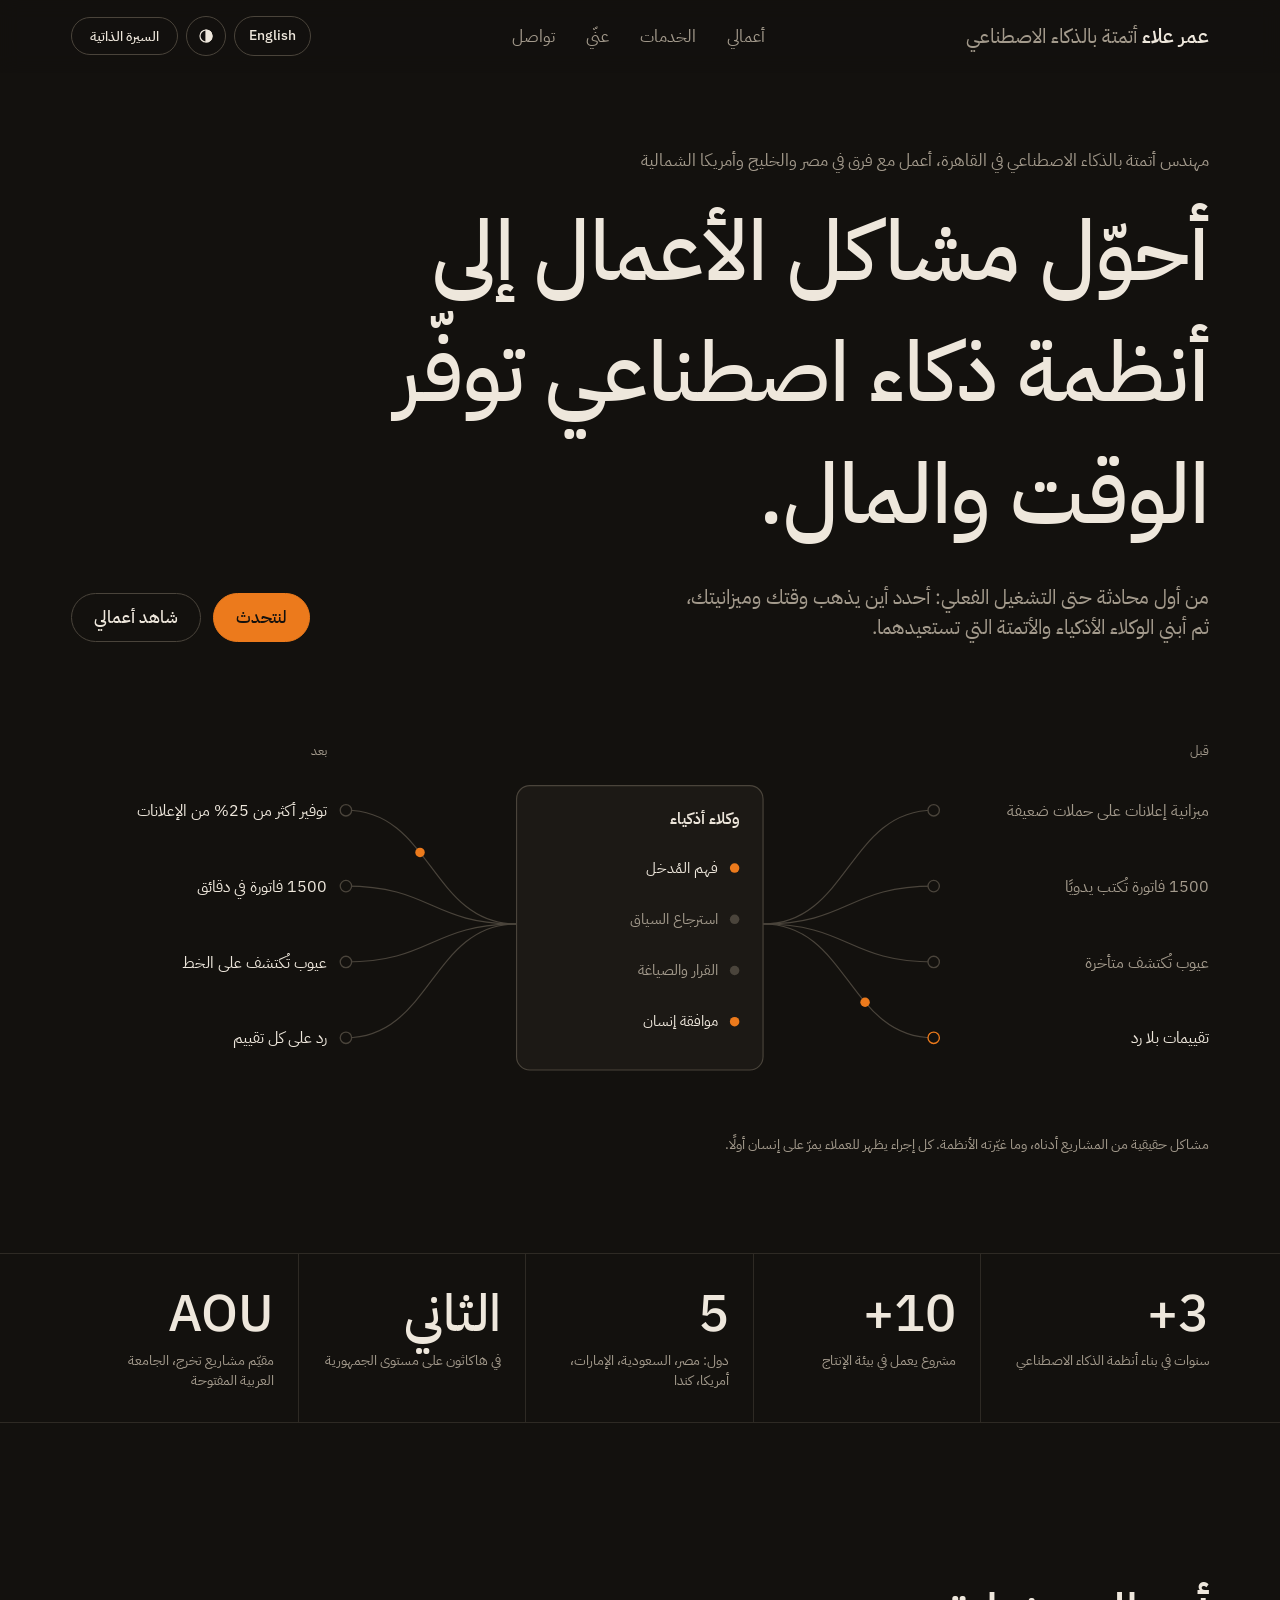
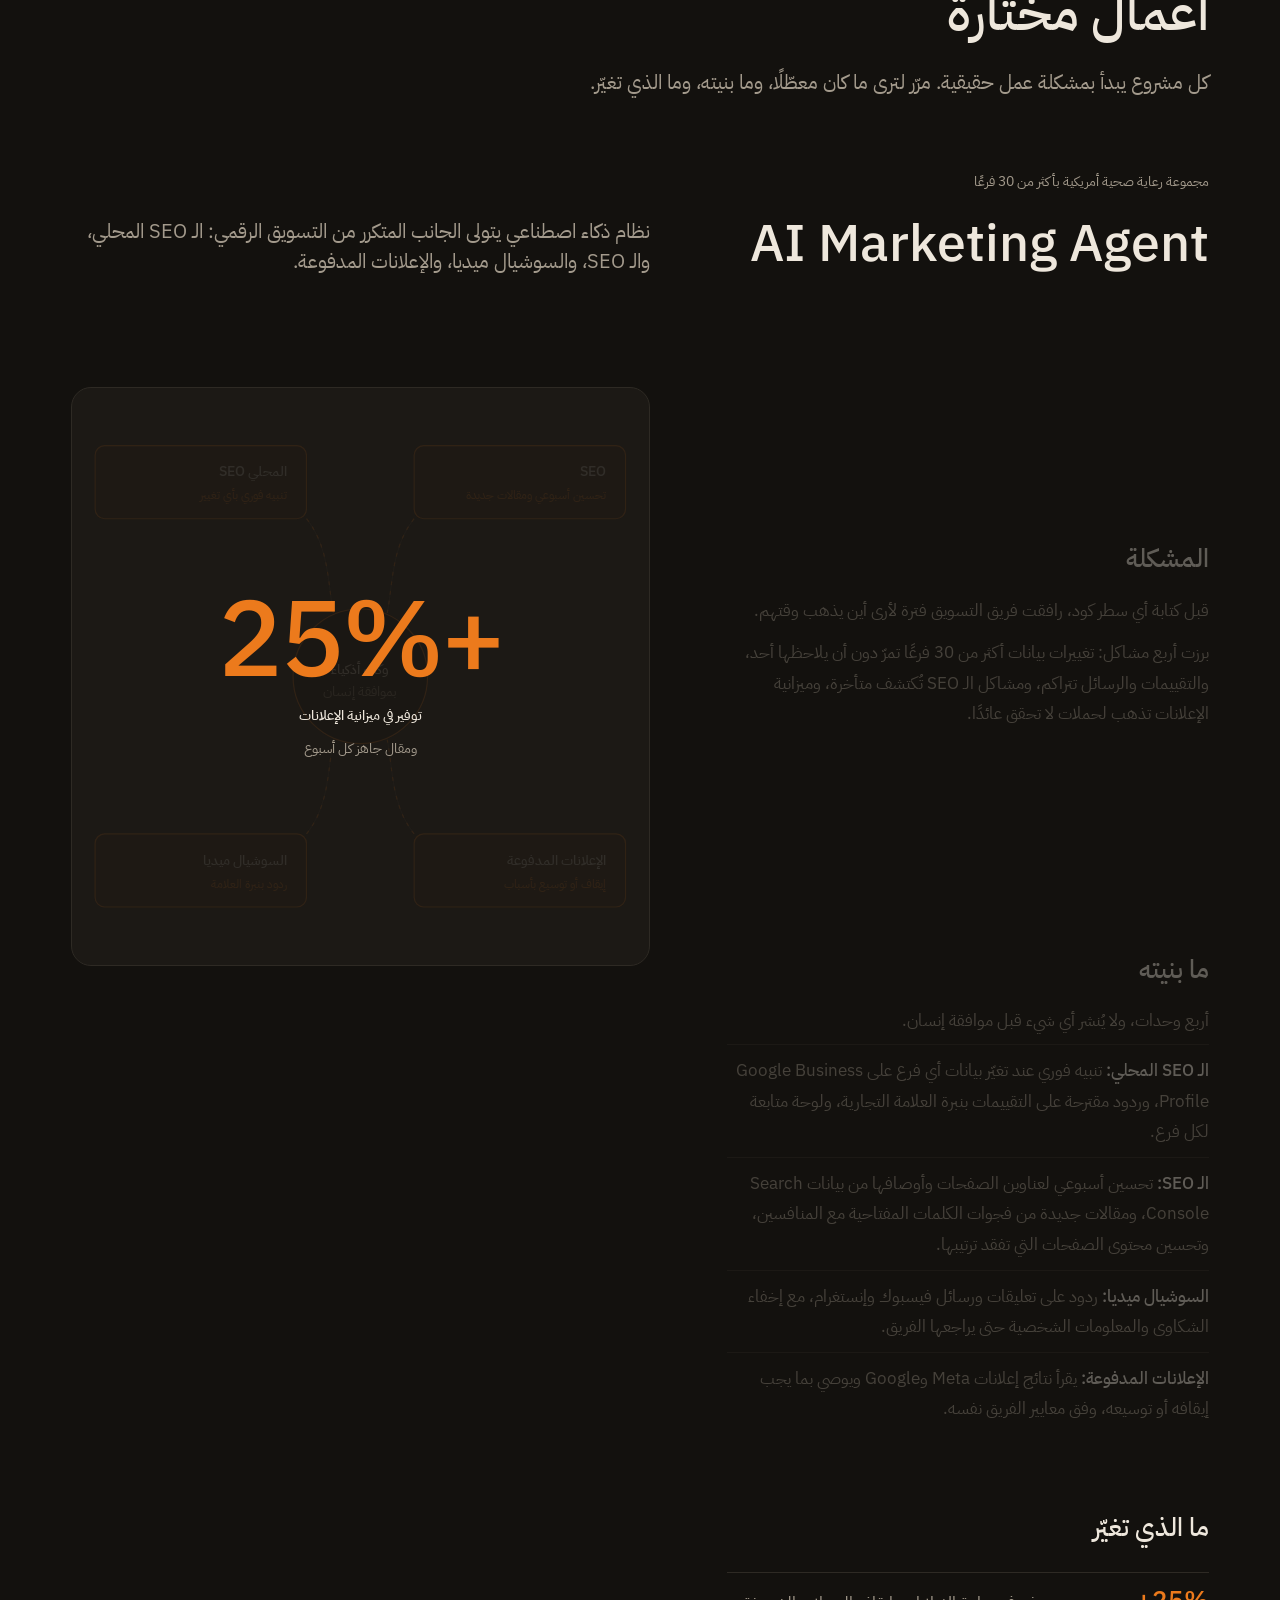
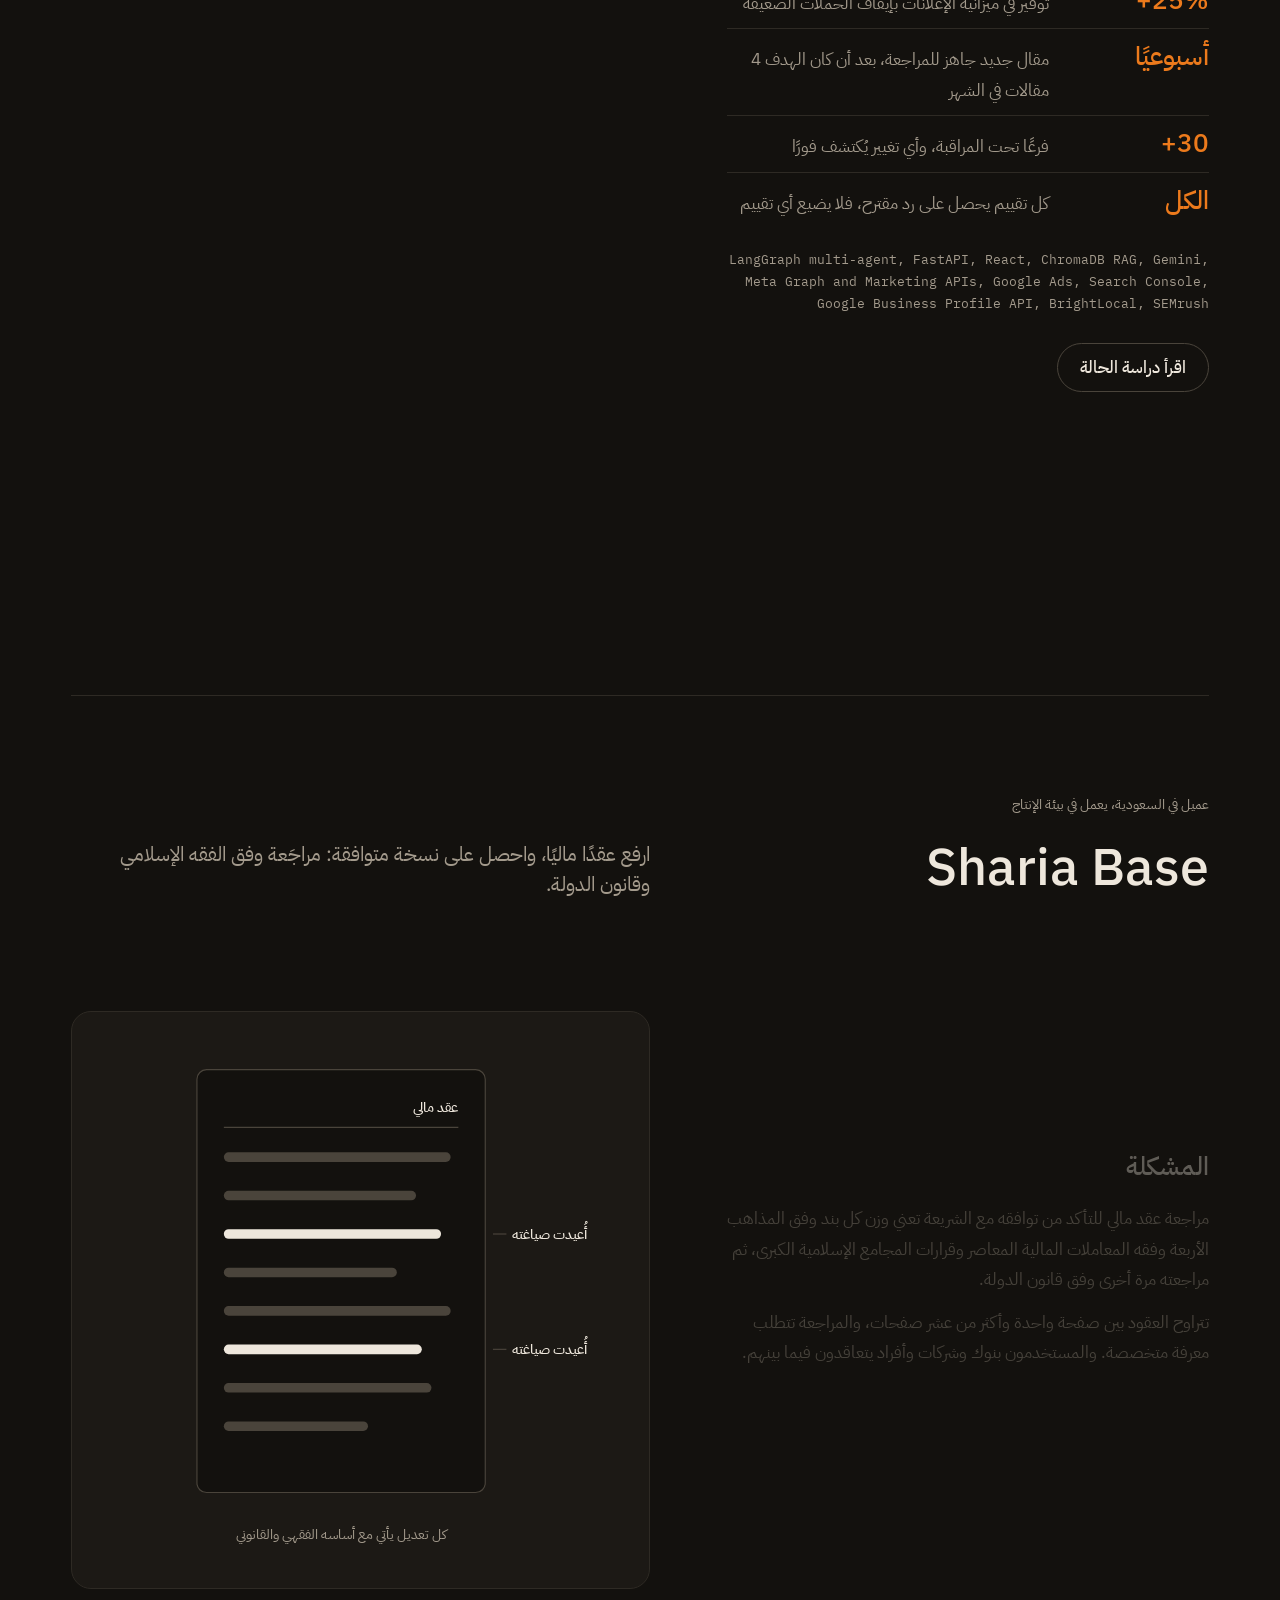
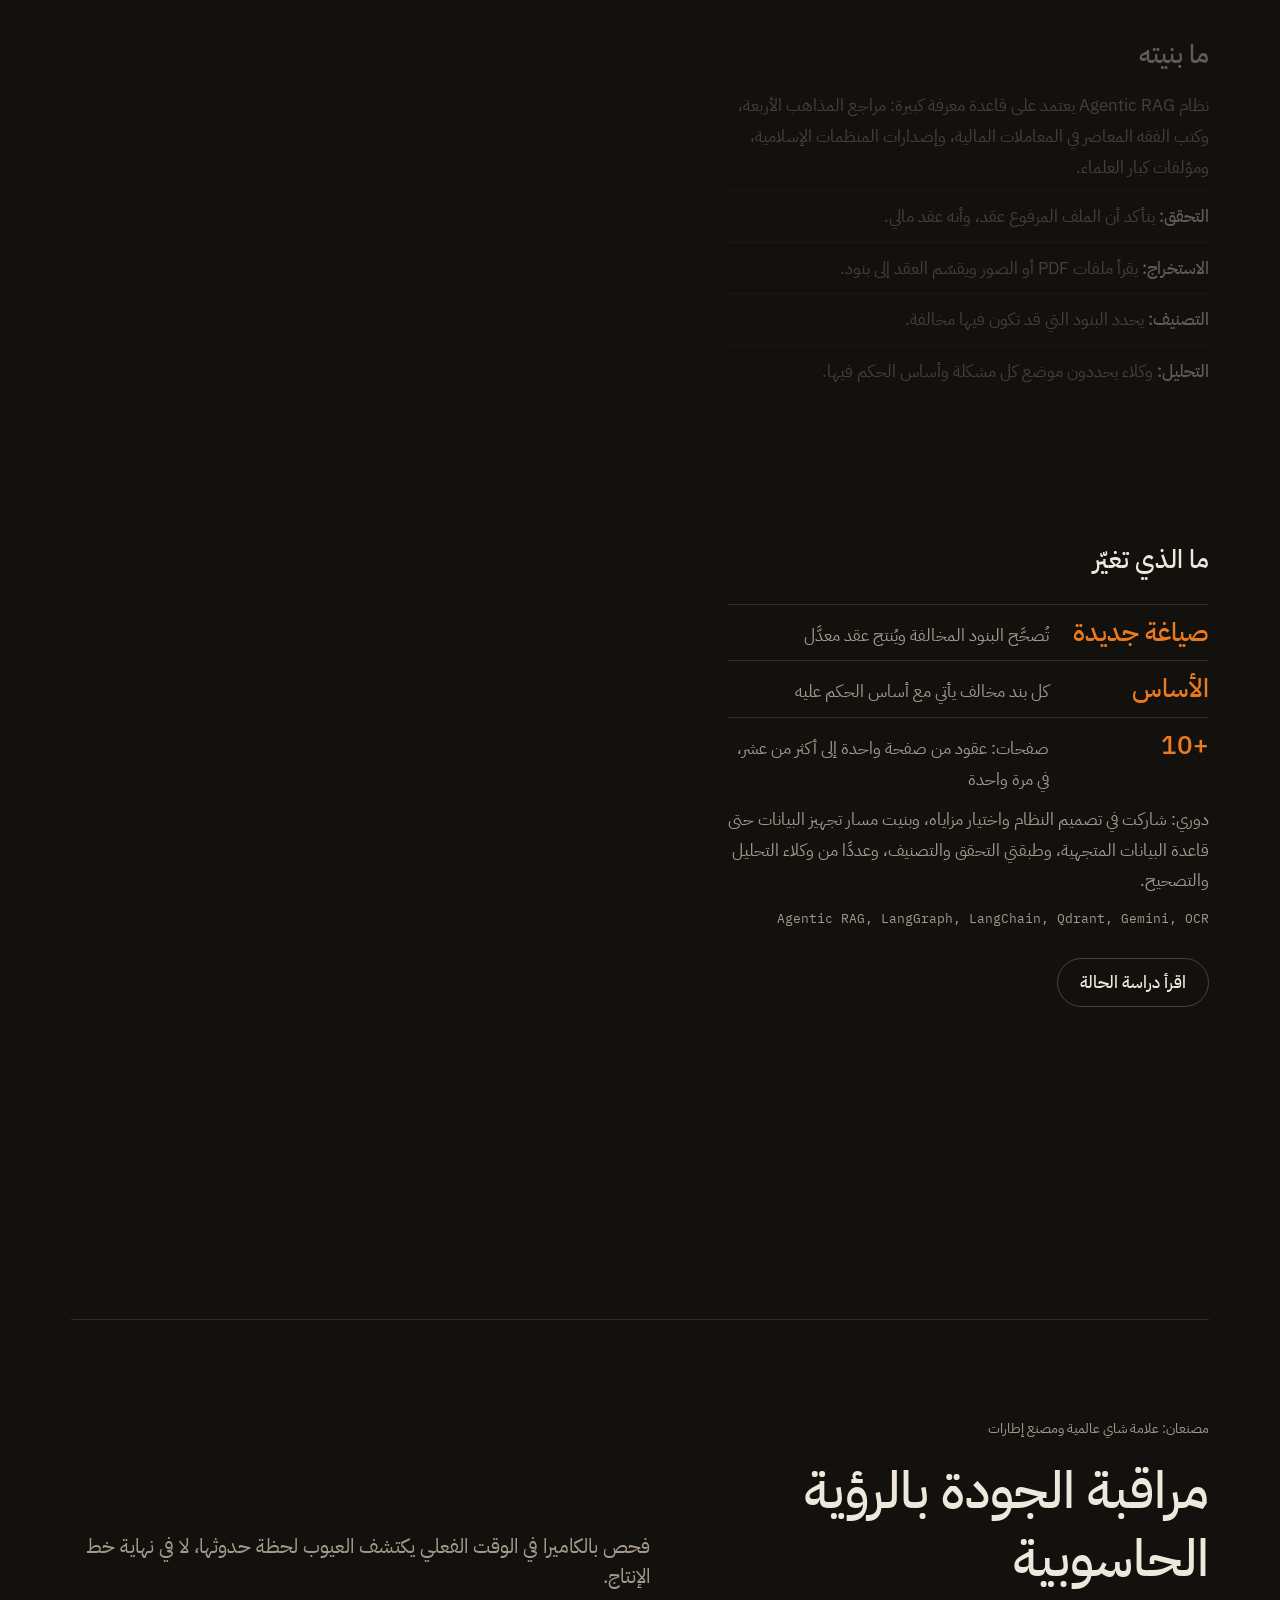
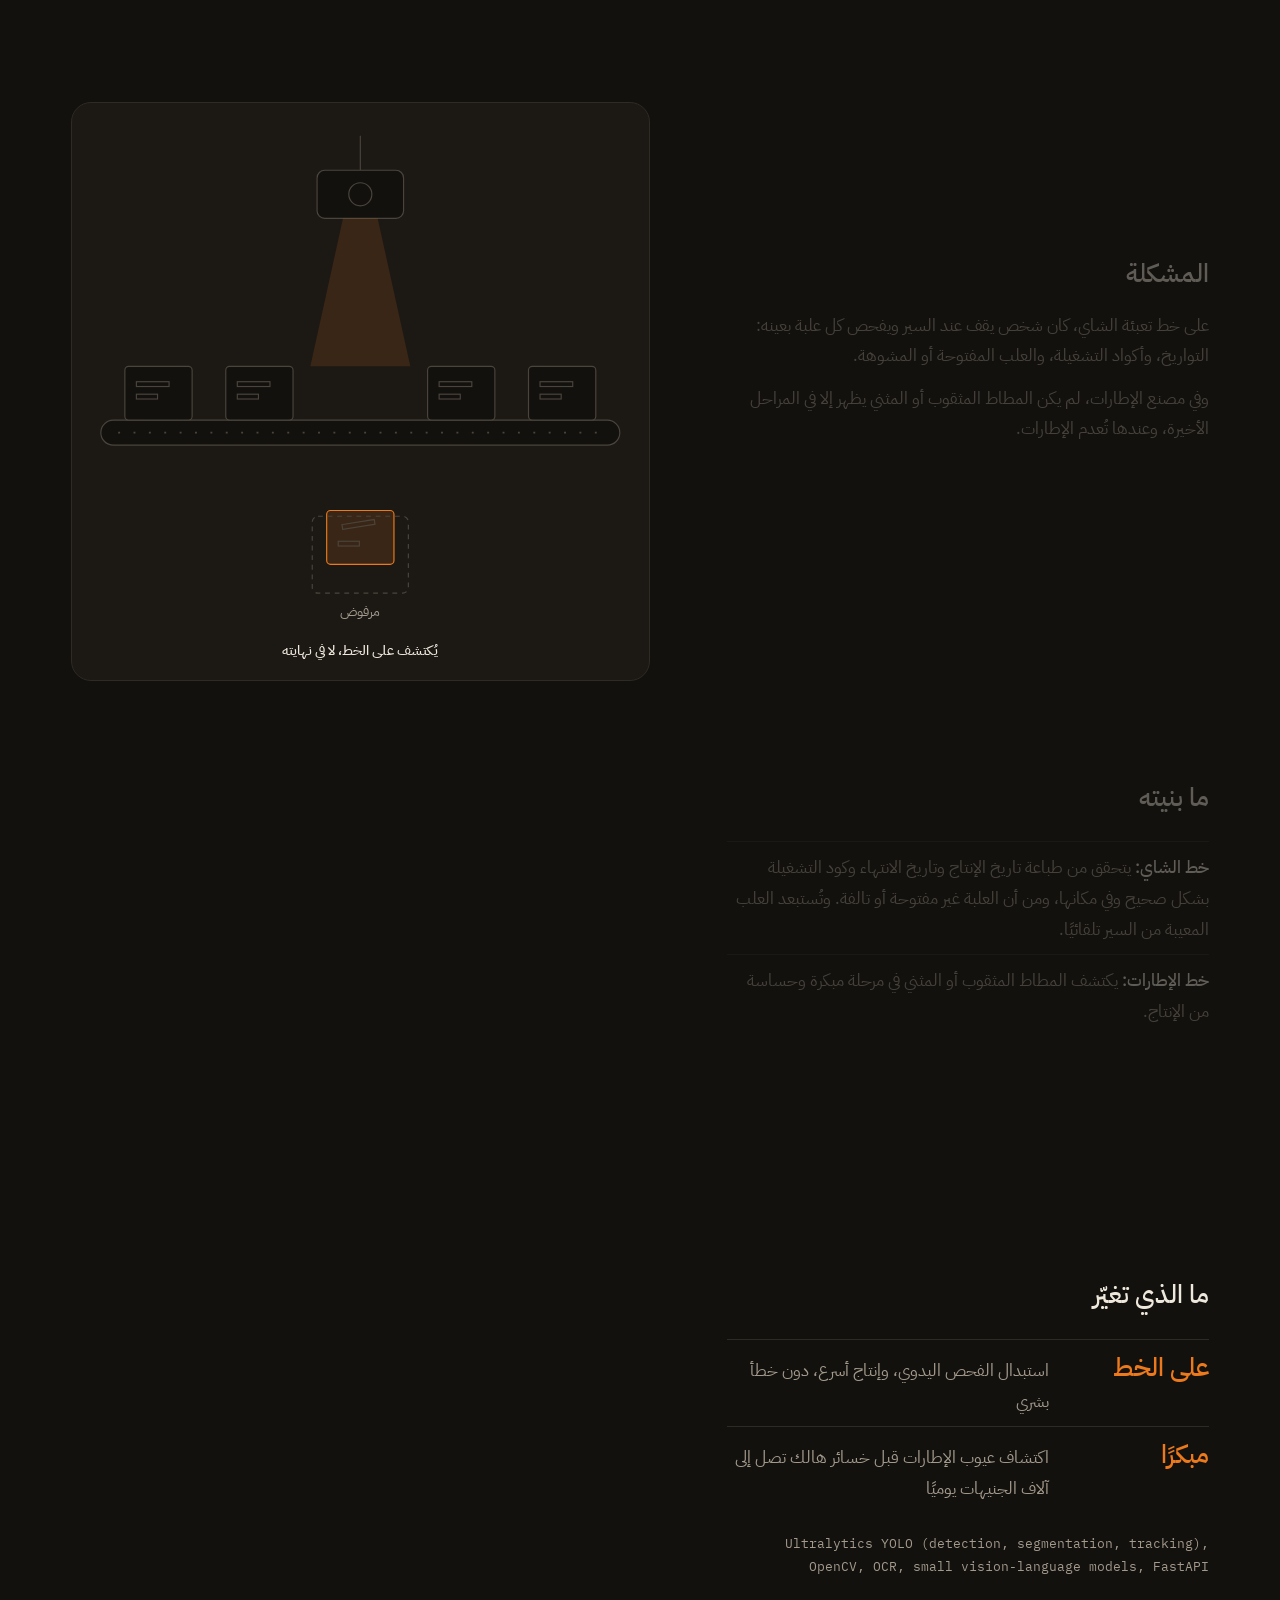
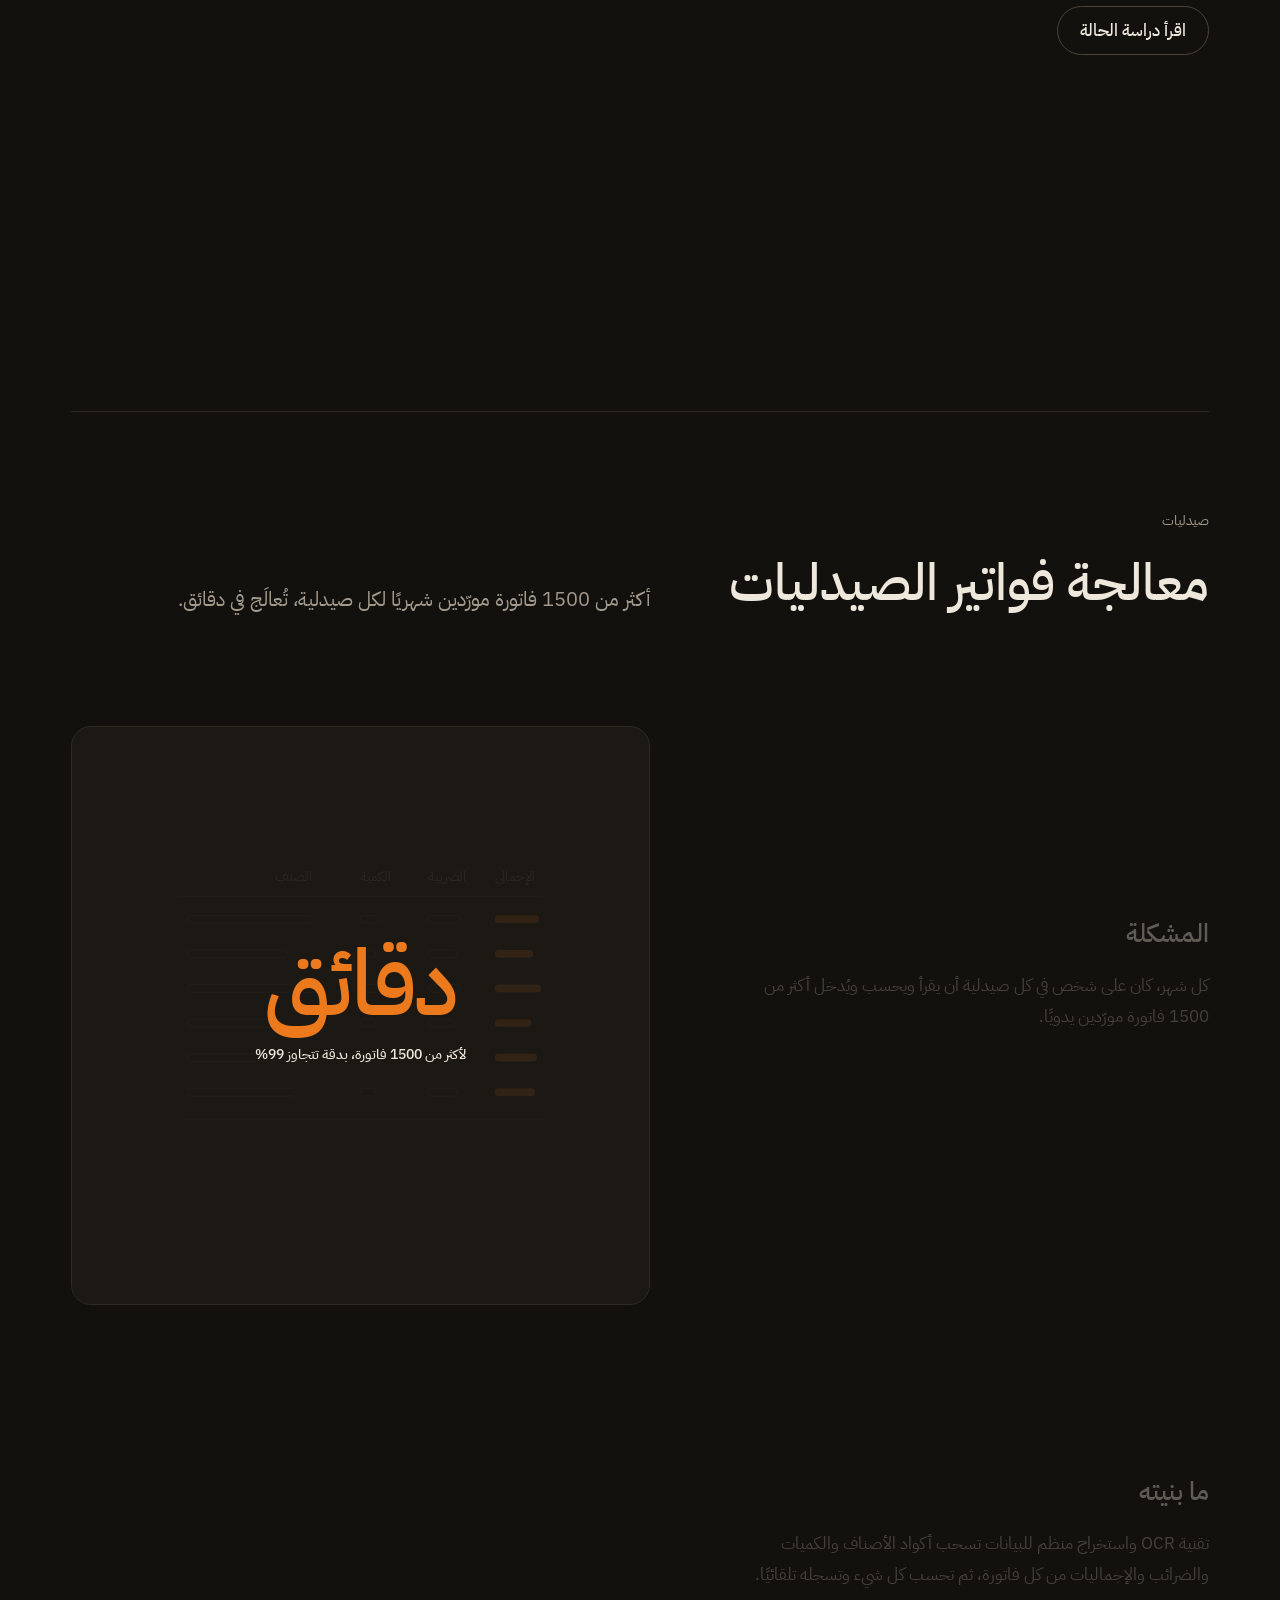
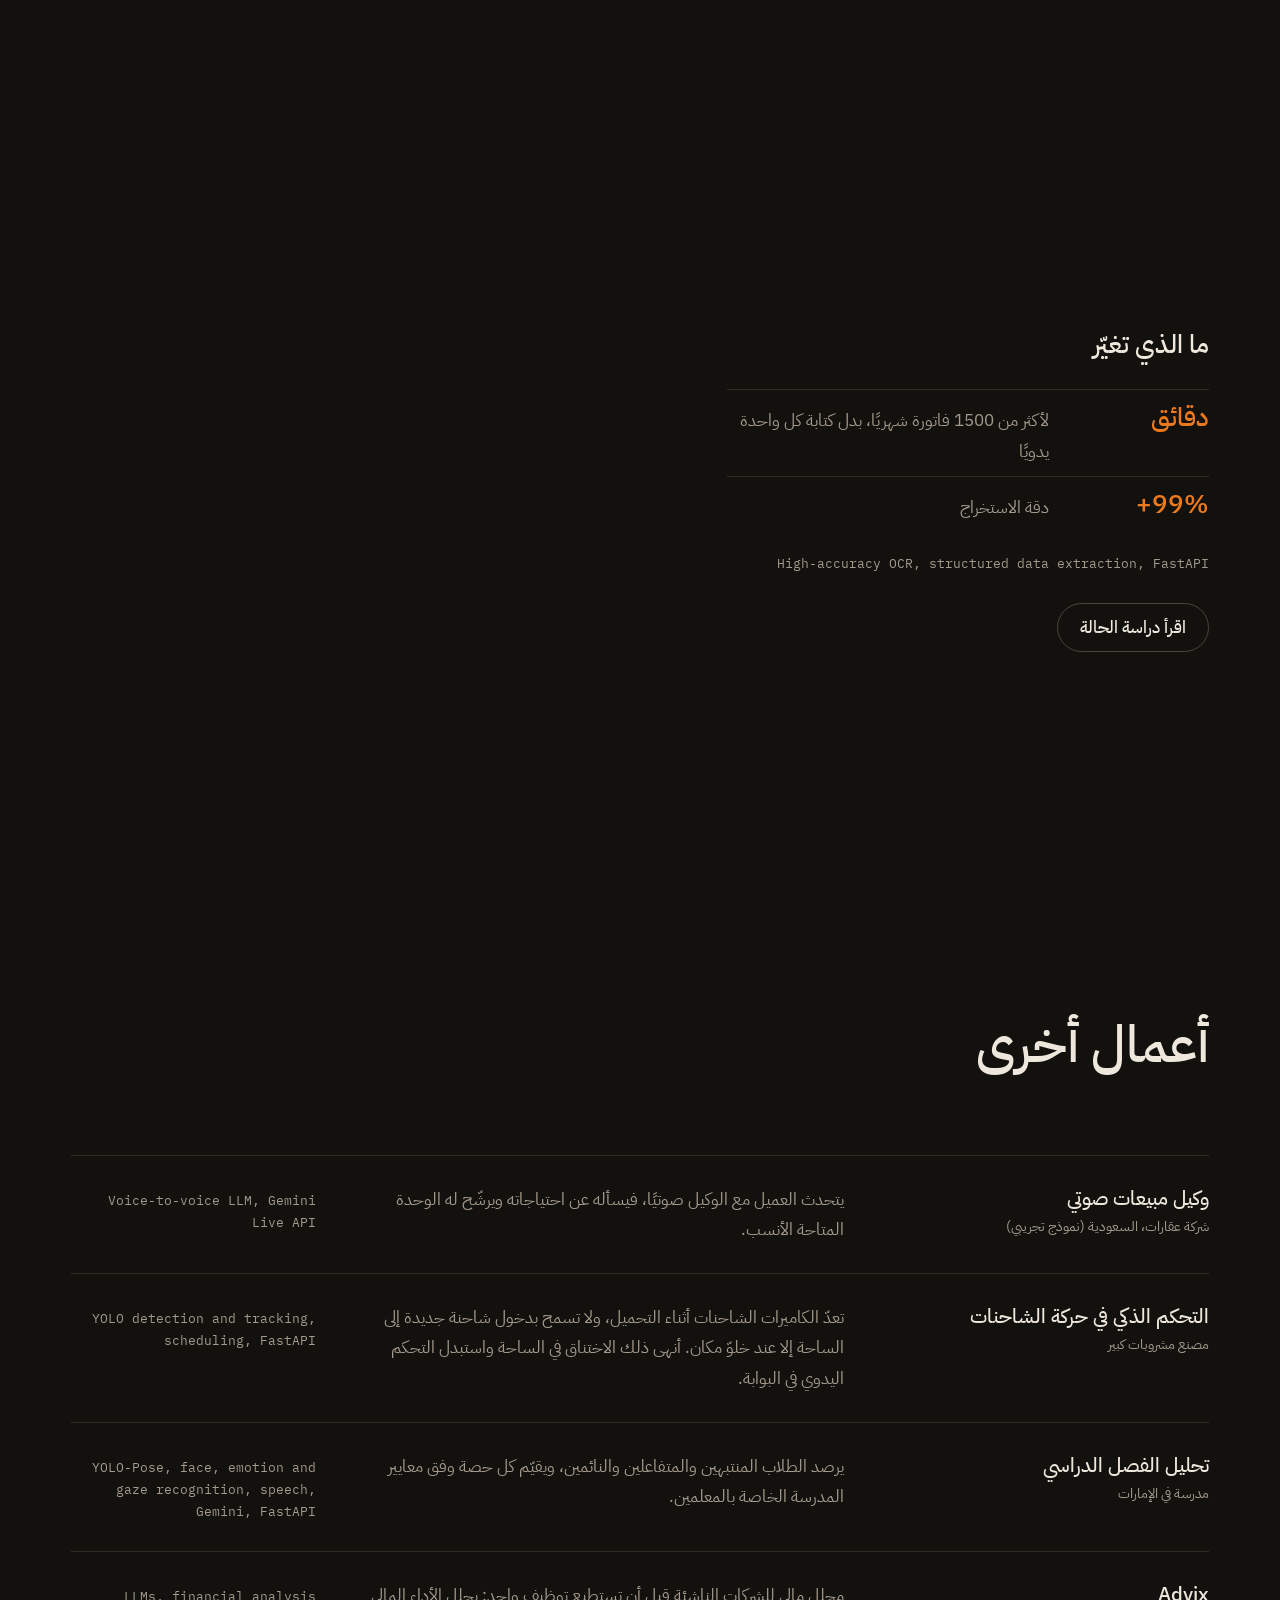
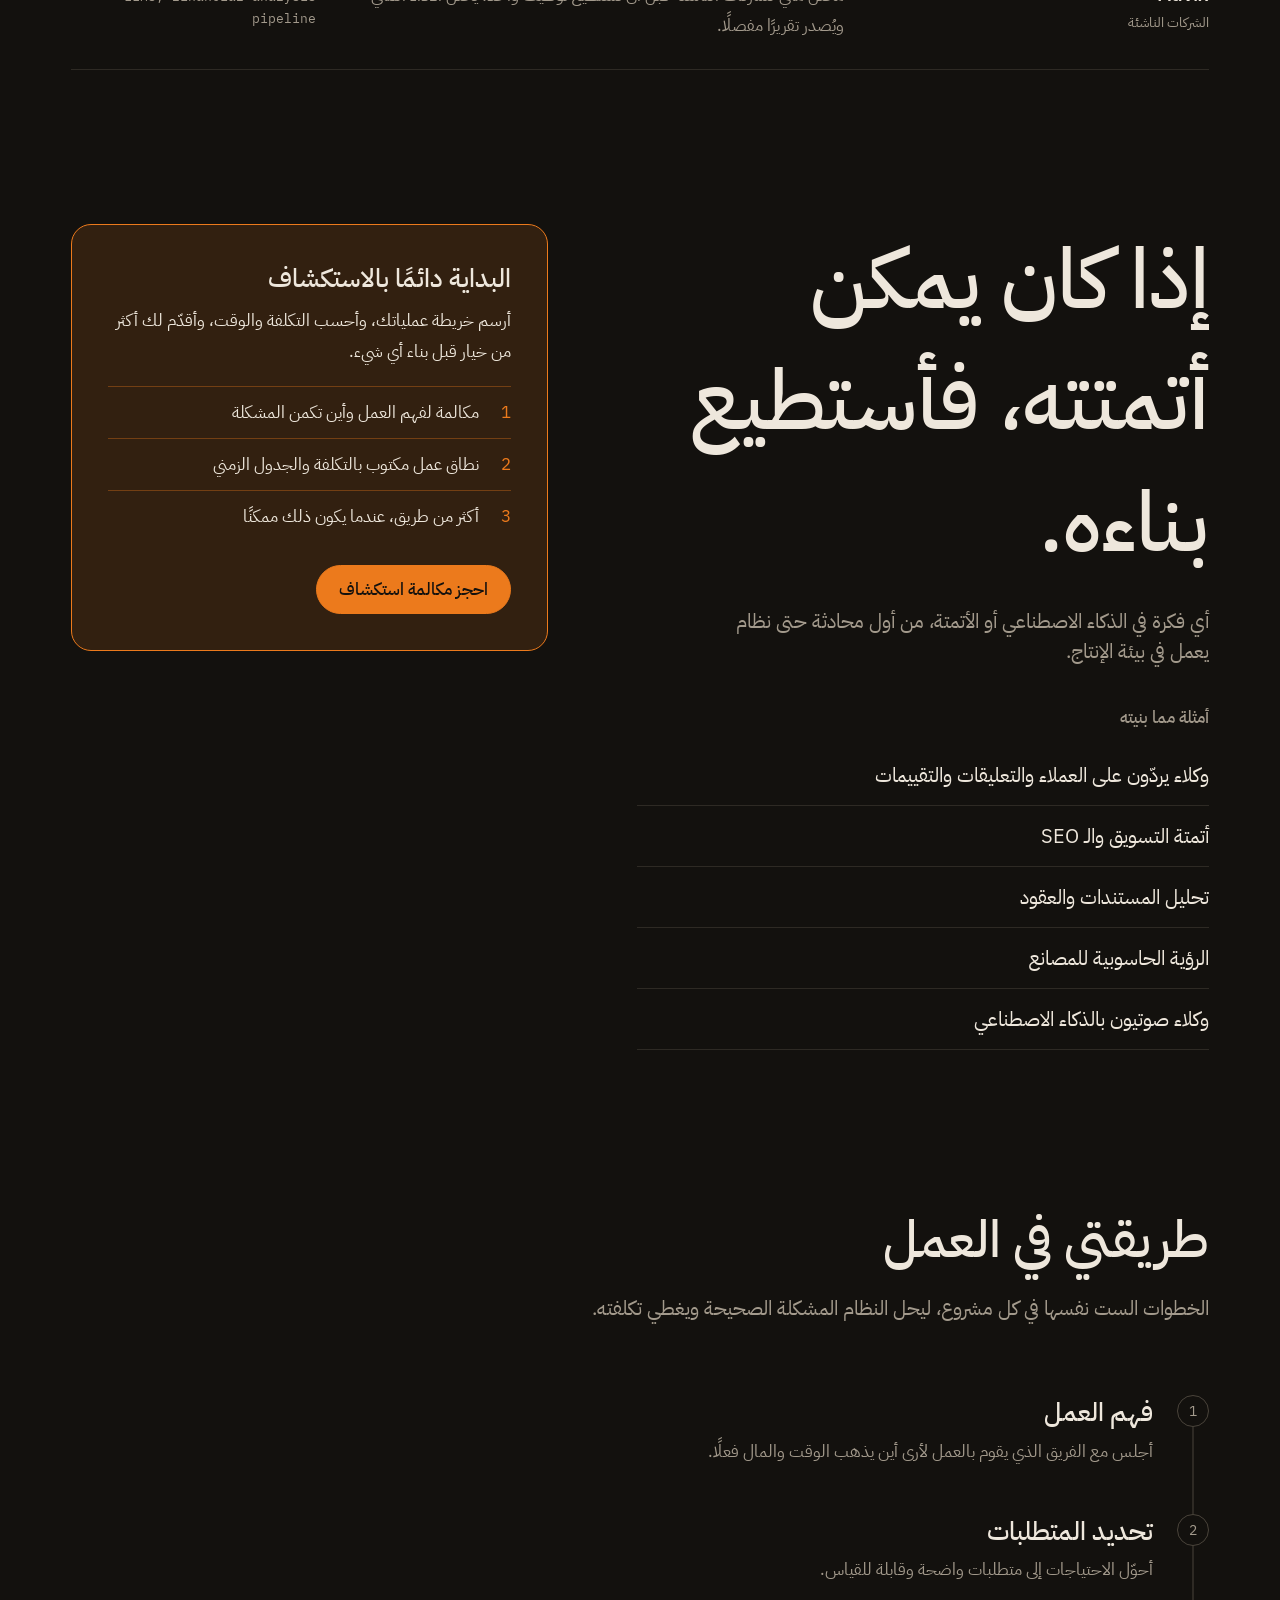
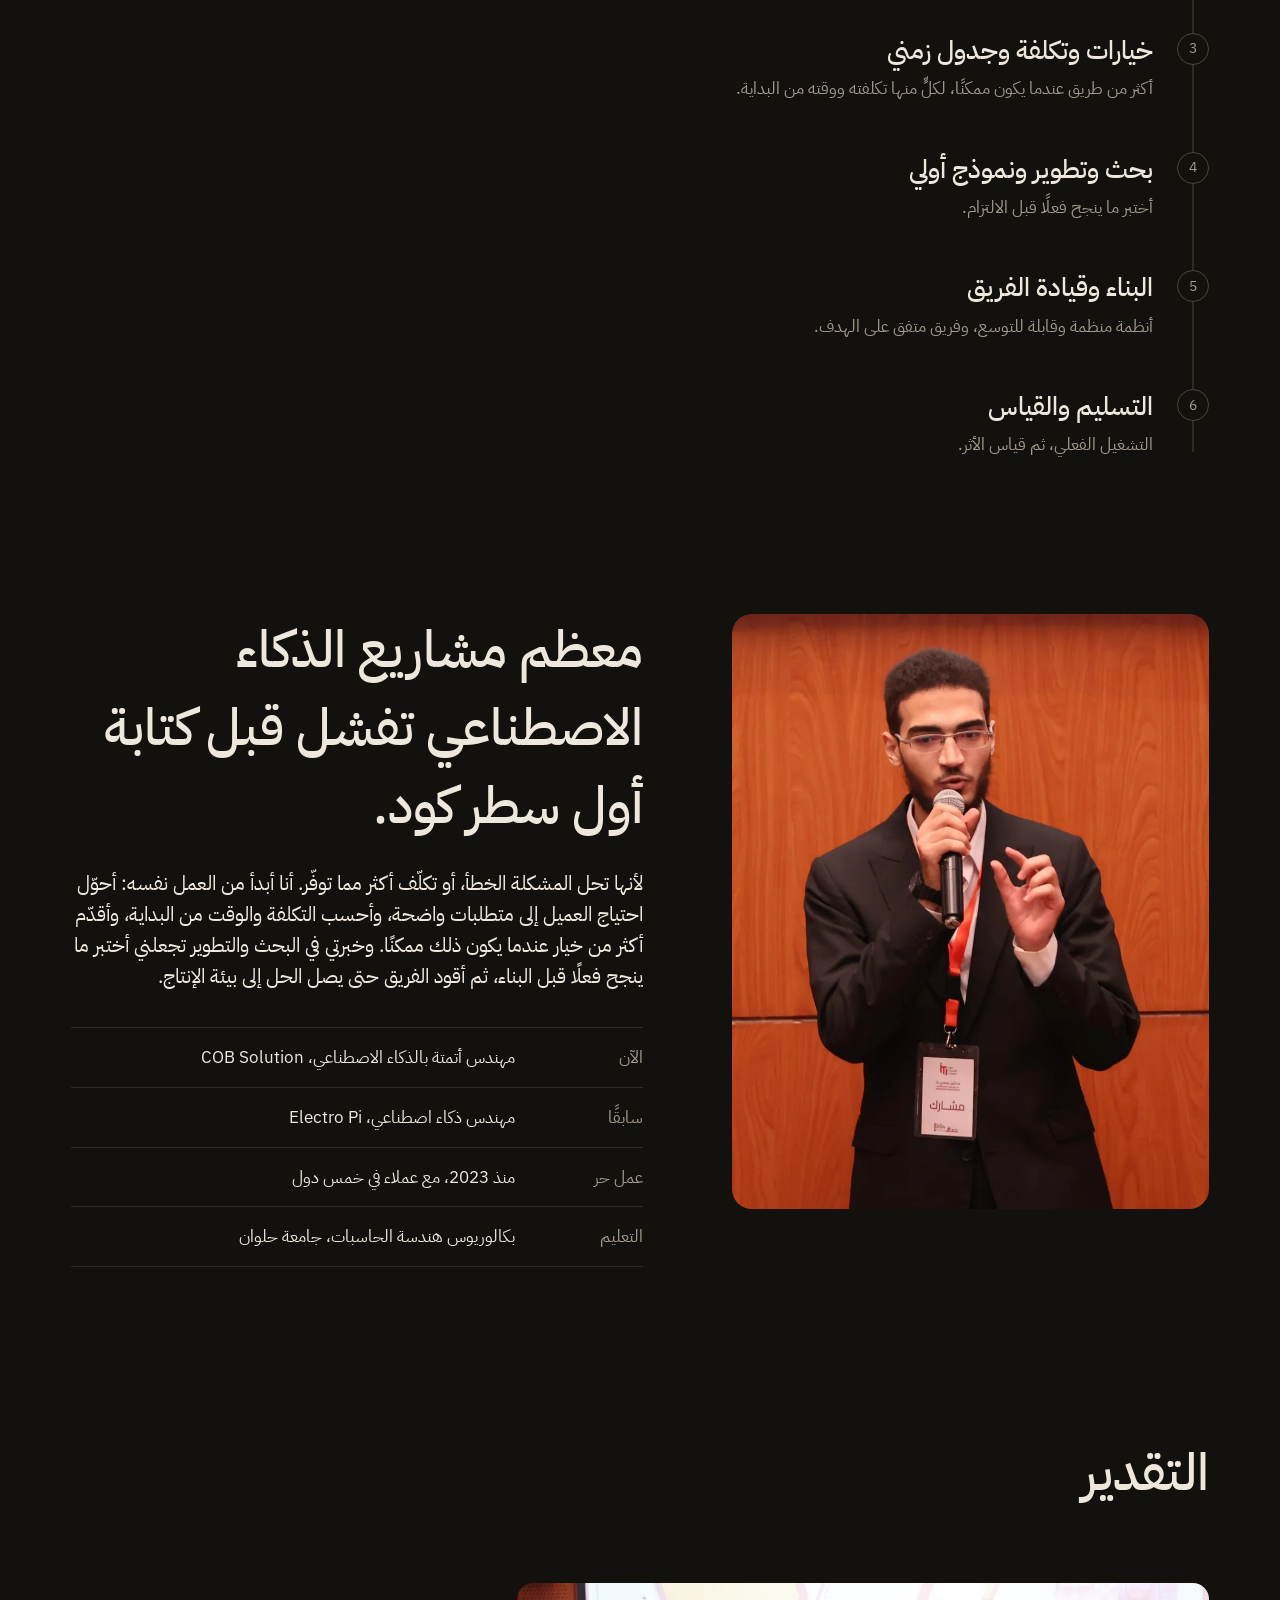
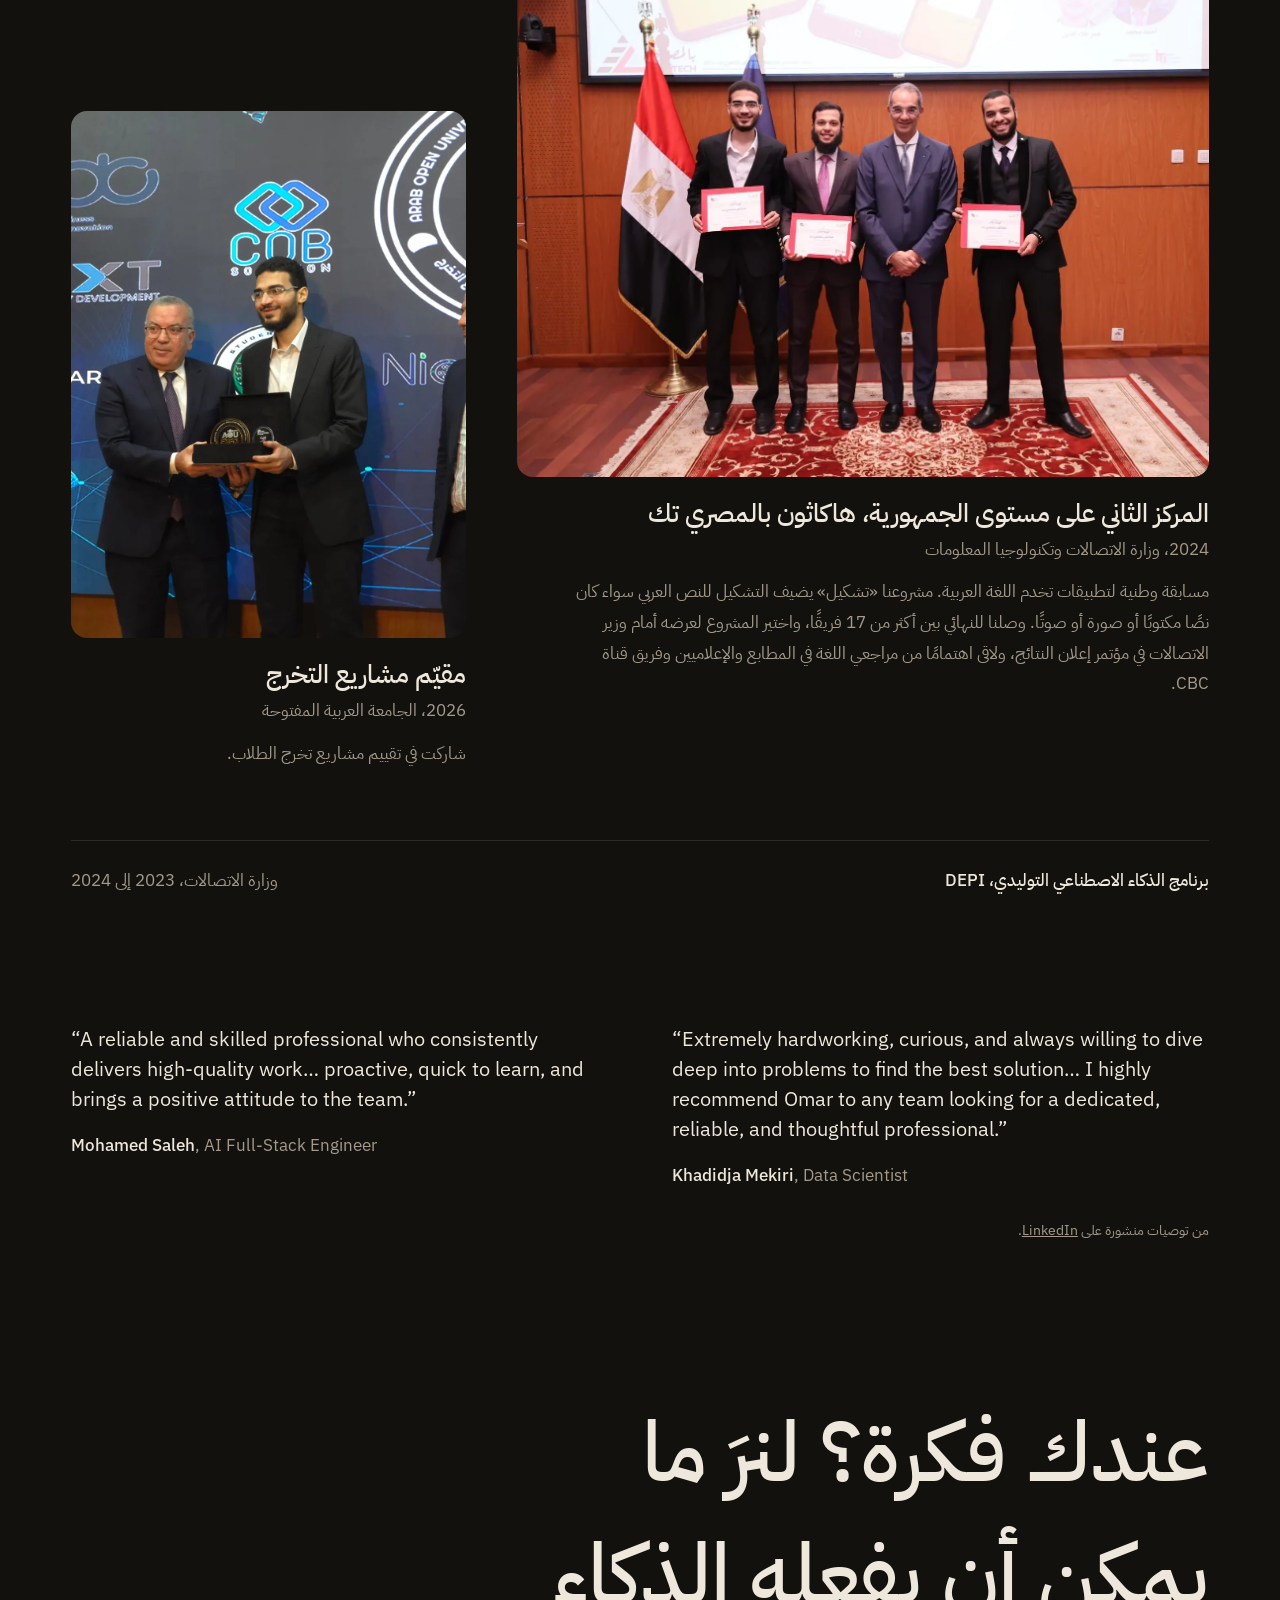
<file: ar/index.html>
<!doctype html>
<html lang="ar" dir="rtl" data-theme="dark">
<head>
  <meta charset="utf-8">
  <meta name="viewport" content="width=device-width, initial-scale=1">
  <title>عمر علاء — مهندس أتمتة بالذكاء الاصطناعي</title>
  <meta name="description" content="أحوّل مشاكل الأعمال إلى أنظمة ذكاء اصطناعي توفّر الوقت والمال: وكلاء أذكياء، وRAG، ورؤية حاسوبية، وأتمتة، من أول محادثة حتى التشغيل الفعلي.">
  <meta property="og:title" content="عمر علاء — مهندس أتمتة بالذكاء الاصطناعي">
  <meta property="og:description" content="أحوّل مشاكل الأعمال إلى أنظمة ذكاء اصطناعي توفّر الوقت والمال.">
  <meta property="og:type" content="website">
  <meta name="theme-color" content="#13110E">
  <link rel="alternate" hreflang="en" href="../index.html">
  <link rel="alternate" hreflang="ar" href="index.html">
  <script>
    // Before paint: apply the saved theme, and send returning visitors to the language they picked.
    try {
      var t = localStorage.getItem("theme"); if (t) document.documentElement.setAttribute("data-theme", t);
      var l = localStorage.getItem("lang"), alt = l && l !== document.documentElement.lang && document.querySelector('link[rel="alternate"][hreflang="' + l + '"]');
      if (alt) location.replace(alt.href + location.hash);
    } catch (e) {}
  </script>
  <link rel="preload" href="../assets/fonts/ibm-plex-sans-latin-500-normal.woff2" as="font" type="font/woff2" crossorigin>
  <link rel="stylesheet" href="../assets/css/style.css">
</head>
<body>
<a class="skip" href="#main">انتقل إلى المحتوى</a>

<header class="nav" id="nav">
  <div class="wrap nav-inner">
    <a class="brand" href="#top">عمر علاء <span>أتمتة بالذكاء الاصطناعي</span></a>
    <nav class="nav-links" aria-label="الأقسام">
      <a href="#work">أعمالي</a>
      <a href="#services">الخدمات</a>
      <a href="#about">عنّي</a>
      <a href="#contact">تواصل</a>
    </nav>
    <div class="nav-tools">
      <a class="lang-link" href="../index.html" hreflang="en" lang="en">English</a>
      <button class="icon-btn" id="theme-toggle" type="button" aria-label="التبديل إلى الوضع الفاتح">
        <svg viewBox="0 0 24 24" fill="none" stroke="currentColor" stroke-width="1.6" aria-hidden="true"><circle cx="12" cy="12" r="8"/><path d="M12 4a8 8 0 0 1 0 16z" fill="currentColor"/></svg>
      </button>
      <a class="btn" href="../Omar_Alaa_Eldeen_CV.pdf" download>السيرة الذاتية</a>
    </div>
  </div>
</header>

<main id="main">

<!-- ======================================================= HERO -->
<section class="hero" id="top">
  <div class="wrap">
    <p class="hero-kicker">مهندس أتمتة بالذكاء الاصطناعي في القاهرة، أعمل مع فرق في مصر والخليج وأمريكا الشمالية</p>
    <h1 data-reveal>أحوّل مشاكل الأعمال إلى أنظمة ذكاء اصطناعي توفّر الوقت والمال.</h1>
    <div class="hero-row">
      <p class="hero-sub">من أول محادثة حتى التشغيل الفعلي: أحدد أين يذهب وقتك وميزانيتك، ثم أبني الوكلاء الأذكياء والأتمتة التي تستعيدهما.</p>
      <div class="hero-actions">
        <a class="btn btn-primary" href="#contact">لنتحدث</a>
        <a class="btn" href="#work">شاهد أعمالي</a>
      </div>
    </div>

    <figure class="system" id="system" aria-label="رسم توضيحي: أربع مشاكل عمل تمر عبر وكلاء أذكياء مع خطوة موافقة بشرية، وتخرج نتائج">
      <!-- Drawn by assets/js/main.js so it can switch between a wide and a tall layout. -->
      <svg id="system-svg" role="img" aria-hidden="true"></svg>
      <figcaption class="caption">مشاكل حقيقية من المشاريع أدناه، وما غيّرته الأنظمة. كل إجراء يظهر للعملاء يمرّ على إنسان أولًا.</figcaption>
    </figure>
  </div>
</section>

<!-- ======================================================= STATS -->
<section class="stats" aria-label="لمحة سريعة">
  <div class="wrap">
    <ul>
      <li><span class="stat-num" data-count="3" data-suffix="+">3+</span><span class="stat-label">سنوات في بناء أنظمة الذكاء الاصطناعي</span></li>
      <li><span class="stat-num" data-count="10" data-suffix="+">10+</span><span class="stat-label">مشروع يعمل في بيئة الإنتاج</span></li>
      <li><span class="stat-num" data-count="5">5</span><span class="stat-label">دول: مصر، السعودية، الإمارات، أمريكا، كندا</span></li>
      <li><span class="stat-num">الثاني</span><span class="stat-label">في هاكاثون على مستوى الجمهورية</span></li>
      <li><span class="stat-num">AOU</span><span class="stat-label">مقيّم مشاريع تخرج، الجامعة العربية المفتوحة</span></li>
    </ul>
  </div>
</section>

<!-- ======================================================= FEATURED WORK -->
<section class="section" id="work">
  <div class="wrap">
    <div class="section-head">
      <h2 data-reveal>أعمال مختارة</h2>
      <p>كل مشروع يبدأ بمشكلة عمل حقيقية. مرّر لترى ما كان معطّلًا، وما بنيته، وما الذي تغيّر.</p>
    </div>

    <!-- ---------- 1. AI Marketing Agent ---------- -->
    <article class="story" data-story>
      <div class="story-intro">
        <div>
          <span class="story-index">مجموعة رعاية صحية أمريكية بأكثر من 30 فرعًا</span>
          <h3>AI Marketing Agent</h3>
        </div>
        <p>نظام ذكاء اصطناعي يتولى الجانب المتكرر من التسويق الرقمي: الـ SEO المحلي، والـ SEO، والسوشيال ميديا، والإعلانات المدفوعة.</p>
      </div>

      <div class="story-steps">
        <div class="step" data-step="1">
          <h4>المشكلة</h4>
          <p>قبل كتابة أي سطر كود، رافقت فريق التسويق فترة لأرى أين يذهب وقتهم.</p>
          <p>برزت أربع مشاكل: تغييرات بيانات أكثر من 30 فرعًا تمرّ دون أن يلاحظها أحد، والتقييمات والرسائل تتراكم، ومشاكل الـ SEO تُكتشف متأخرة، وميزانية الإعلانات تذهب لحملات لا تحقق عائدًا.</p>
        </div>
        <div class="step" data-step="2">
          <h4>ما بنيته</h4>
          <p>أربع وحدات، ولا يُنشر أي شيء قبل موافقة إنسان.</p>
          <ul>
            <li><strong>الـ SEO المحلي:</strong> تنبيه فوري عند تغيّر بيانات أي فرع على Google Business Profile، وردود مقترحة على التقييمات بنبرة العلامة التجارية، ولوحة متابعة لكل فرع.</li>
            <li><strong>الـ SEO:</strong> تحسين أسبوعي لعناوين الصفحات وأوصافها من بيانات Search Console، ومقالات جديدة من فجوات الكلمات المفتاحية مع المنافسين، وتحسين محتوى الصفحات التي تفقد ترتيبها.</li>
            <li><strong>السوشيال ميديا:</strong> ردود على تعليقات ورسائل فيسبوك وإنستغرام، مع إخفاء الشكاوى والمعلومات الشخصية حتى يراجعها الفريق.</li>
            <li><strong>الإعلانات المدفوعة:</strong> يقرأ نتائج إعلانات Meta وGoogle ويوصي بما يجب إيقافه أو توسيعه، وفق معايير الفريق نفسه.</li>
          </ul>
        </div>
        <div class="step" data-step="3">
          <h4>ما الذي تغيّر</h4>
          <ul class="impact-list">
            <li><span class="n">25%+</span><span>توفير في ميزانية الإعلانات بإيقاف الحملات الضعيفة</span></li>
            <li><span class="n">أسبوعيًا</span><span>مقال جديد جاهز للمراجعة، بعد أن كان الهدف 4 مقالات في الشهر</span></li>
            <li><span class="n">30+</span><span>فرعًا تحت المراقبة، وأي تغيير يُكتشف فورًا</span></li>
            <li><span class="n">الكل</span><span>كل تقييم يحصل على رد مقترح، فلا يضيع أي تقييم</span></li>
          </ul>
          <p class="stack">LangGraph multi-agent, FastAPI, React, ChromaDB RAG, Gemini, Meta Graph and Marketing APIs, Google Ads, Search Console, Google Business Profile API, BrightLocal, SEMrush</p>
          <a class="btn story-link" href="work/ai-marketing-agent.html">اقرأ دراسة الحالة</a>
        </div>
      </div>

      <div class="stage" aria-hidden="true">
        <div class="stage-frame">
          <svg viewBox="0 0 600 600" data-stage>
            <g class="mk-graph">
              <path class="d-line" d="M244 136 C268 166 266 204 272 234"/>
              <path class="d-line" d="M356 136 C332 166 334 204 328 234"/>
              <path class="d-line" d="M244 464 C268 434 266 396 272 366"/>
              <path class="d-line" d="M356 464 C332 434 334 396 328 366"/>
              <path class="d-line mk-wire" d="M244 136 C268 166 266 204 272 234"/>
              <path class="d-line mk-wire" d="M356 136 C332 166 334 204 328 234"/>
              <path class="d-line mk-wire" d="M244 464 C268 434 266 396 272 366"/>
              <path class="d-line mk-wire" d="M356 464 C332 434 334 396 328 366"/>

              <g class="mk-hub"><circle class="d-box" cx="300" cy="300" r="70"/>
                <text class="d-text-strong" x="300" y="298" text-anchor="middle">وكلاء أذكياء</text>
                <text class="d-text" x="300" y="320" text-anchor="middle" font-size="13">بموافقة إنسان</text></g>

              <g class="mk-node"><rect class="d-box" x="24" y="60" width="220" height="76" rx="10"/>
                <text class="d-text-strong" x="224" text-anchor="end" y="92">SEO المحلي</text>
                <text class="mk-issue" x="224" text-anchor="end" y="116">30+ فرعًا بلا تنبيهات</text>
                <text class="mk-sol" x="224" text-anchor="end" y="116">تنبيه فوري بأي تغيير</text></g>
              <g class="mk-node"><rect class="d-box" x="356" y="60" width="220" height="76" rx="10"/>
                <text class="d-text-strong" x="556" text-anchor="end" y="92">SEO</text>
                <text class="mk-issue" x="556" text-anchor="end" y="116">مشاكل تُكتشف متأخرة</text>
                <text class="mk-sol" x="556" text-anchor="end" y="116">تحسين أسبوعي ومقالات جديدة</text></g>
              <g class="mk-node"><rect class="d-box" x="24" y="464" width="220" height="76" rx="10"/>
                <text class="d-text-strong" x="224" text-anchor="end" y="496">السوشيال ميديا</text>
                <text class="mk-issue" x="224" text-anchor="end" y="520">تعليقات ورسائل متراكمة</text>
                <text class="mk-sol" x="224" text-anchor="end" y="520">ردود بنبرة العلامة</text></g>
              <g class="mk-node"><rect class="d-box" x="356" y="464" width="220" height="76" rx="10"/>
                <text class="d-text-strong" x="556" text-anchor="end" y="496">الإعلانات المدفوعة</text>
                <text class="mk-issue" x="556" text-anchor="end" y="520">ميزانية على حملات ضعيفة</text>
                <text class="mk-sol" x="556" text-anchor="end" y="520">إيقاف أو توسيع بأسباب</text></g>
            </g>
            <g class="mk-result">
              <text class="big-num" x="300" y="300" text-anchor="middle" font-size="112">25%+</text>
              <text class="d-text-strong" x="300" y="345" text-anchor="middle" font-size="19">توفير في ميزانية الإعلانات</text>
              <text class="d-text" x="300" y="380" text-anchor="middle">ومقال جاهز كل أسبوع</text>
            </g>
          </svg>
        </div>
      </div>
    </article>

    <!-- ---------- 2. Sharia Base ---------- -->
    <article class="story" data-story>
      <div class="story-intro">
        <div>
          <span class="story-index">عميل في السعودية، يعمل في بيئة الإنتاج</span>
          <h3>Sharia Base</h3>
        </div>
        <p>ارفع عقدًا ماليًا، واحصل على نسخة متوافقة: مراجَعة وفق الفقه الإسلامي وقانون الدولة.</p>
      </div>

      <div class="story-steps">
        <div class="step" data-step="1">
          <h4>المشكلة</h4>
          <p>مراجعة عقد مالي للتأكد من توافقه مع الشريعة تعني وزن كل بند وفق المذاهب الأربعة وفقه المعاملات المالية المعاصر وقرارات المجامع الإسلامية الكبرى، ثم مراجعته مرة أخرى وفق قانون الدولة.</p>
          <p>تتراوح العقود بين صفحة واحدة وأكثر من عشر صفحات، والمراجعة تتطلب معرفة متخصصة. والمستخدمون بنوك وشركات وأفراد يتعاقدون فيما بينهم.</p>
        </div>
        <div class="step" data-step="2">
          <h4>ما بنيته</h4>
          <p>نظام Agentic RAG يعتمد على قاعدة معرفة كبيرة: مراجع المذاهب الأربعة، وكتب الفقه المعاصر في المعاملات المالية، وإصدارات المنظمات الإسلامية، ومؤلفات كبار العلماء.</p>
          <ul>
            <li><strong>التحقق:</strong> يتأكد أن الملف المرفوع عقد، وأنه عقد مالي.</li>
            <li><strong>الاستخراج:</strong> يقرأ ملفات PDF أو الصور ويقسّم العقد إلى بنود.</li>
            <li><strong>التصنيف:</strong> يحدد البنود التي قد تكون فيها مخالفة.</li>
            <li><strong>التحليل:</strong> وكلاء يحددون موضع كل مشكلة وأساس الحكم فيها.</li>
          </ul>
        </div>
        <div class="step" data-step="3">
          <h4>ما الذي تغيّر</h4>
          <ul class="impact-list">
            <li><span class="n">صياغة جديدة</span><span>تُصحَّح البنود المخالفة ويُنتج عقد معدَّل</span></li>
            <li><span class="n">الأساس</span><span>كل بند مخالف يأتي مع أساس الحكم عليه</span></li>
            <li><span class="n">+10</span><span>صفحات: عقود من صفحة واحدة إلى أكثر من عشر، في مرة واحدة</span></li>
          </ul>
          <p>دوري: شاركت في تصميم النظام واختيار مزاياه، وبنيت مسار تجهيز البيانات حتى قاعدة البيانات المتجهية، وطبقتي التحقق والتصنيف، وعددًا من وكلاء التحليل والتصحيح.</p>
          <p class="stack">Agentic RAG, LangGraph, LangChain, Qdrant, Gemini, OCR</p>
          <a class="btn story-link" href="work/sharia-base.html">اقرأ دراسة الحالة</a>
        </div>
      </div>

      <div class="stage" aria-hidden="true">
        <div class="stage-frame">
          <svg viewBox="0 0 600 600" data-stage>
            <rect class="d-box" x="130" y="60" width="300" height="440" rx="10"/>
            <text class="d-text-strong" x="402" y="104" text-anchor="end">عقد مالي</text>
            <line class="d-line" x1="158" y1="120" x2="402" y2="120"/>
            <rect class="sh-clause" x="158" y="146" width="236" height="10" rx="5"/>
            <rect class="sh-clause" x="158" y="186" width="200" height="10" rx="5"/>
            <rect class="sh-clause bad" x="158" y="226" width="226" height="10" rx="5"/>
            <rect class="sh-clause" x="158" y="266" width="180" height="10" rx="5"/>
            <rect class="sh-clause" x="158" y="306" width="236" height="10" rx="5"/>
            <rect class="sh-clause bad" x="158" y="346" width="206" height="10" rx="5"/>
            <rect class="sh-clause" x="158" y="386" width="216" height="10" rx="5"/>
            <rect class="sh-clause" x="158" y="426" width="150" height="10" rx="5"/>
            <rect class="sh-scan d-amber" x="130" y="128" width="300" height="2"/>

            <g class="sh-flag bad-tag"><line class="d-line d-amber-stroke" x1="438" y1="231" x2="452" y2="231"/><text class="big-num" x="458" y="236" font-size="14">غير متوافق</text></g>
            <g class="sh-flag bad-tag"><line class="d-line d-amber-stroke" x1="438" y1="351" x2="452" y2="351"/><text class="big-num" x="458" y="356" font-size="14">غير متوافق</text></g>
            <g class="sh-flag fixed-tag"><line class="d-line" x1="438" y1="231" x2="452" y2="231"/><text class="d-text-strong" x="458" y="236" font-size="14">أُعيدت صياغته</text></g>
            <g class="sh-flag fixed-tag"><line class="d-line" x1="438" y1="351" x2="452" y2="351"/><text class="d-text-strong" x="458" y="356" font-size="14">أُعيدت صياغته</text></g>

            <text class="d-text sh-basis" x="280" y="548" text-anchor="middle">كل تعديل يأتي مع أساسه الفقهي والقانوني</text>
          </svg>
        </div>
      </div>
    </article>

    <!-- ---------- 3. Vision Quality Control ---------- -->
    <article class="story" data-story>
      <div class="story-intro">
        <div>
          <span class="story-index">مصنعان: علامة شاي عالمية ومصنع إطارات</span>
          <h3>مراقبة الجودة بالرؤية الحاسوبية</h3>
        </div>
        <p>فحص بالكاميرا في الوقت الفعلي يكتشف العيوب لحظة حدوثها، لا في نهاية خط الإنتاج.</p>
      </div>

      <div class="story-steps">
        <div class="step" data-step="1">
          <h4>المشكلة</h4>
          <p>على خط تعبئة الشاي، كان شخص يقف عند السير ويفحص كل علبة بعينه: التواريخ، وأكواد التشغيلة، والعلب المفتوحة أو المشوهة.</p>
          <p>وفي مصنع الإطارات، لم يكن المطاط المثقوب أو المثني يظهر إلا في المراحل الأخيرة، وعندها تُعدم الإطارات.</p>
        </div>
        <div class="step" data-step="2">
          <h4>ما بنيته</h4>
          <ul>
            <li><strong>خط الشاي:</strong> يتحقق من طباعة تاريخ الإنتاج وتاريخ الانتهاء وكود التشغيلة بشكل صحيح وفي مكانها، ومن أن العلبة غير مفتوحة أو تالفة. وتُستبعد العلب المعيبة من السير تلقائيًا.</li>
            <li><strong>خط الإطارات:</strong> يكتشف المطاط المثقوب أو المثني في مرحلة مبكرة وحساسة من الإنتاج.</li>
          </ul>
        </div>
        <div class="step" data-step="3">
          <h4>ما الذي تغيّر</h4>
          <ul class="impact-list">
            <li><span class="n">على الخط</span><span>استبدال الفحص اليدوي، وإنتاج أسرع، دون خطأ بشري</span></li>
            <li><span class="n">مبكرًا</span><span>اكتشاف عيوب الإطارات قبل خسائر هالك تصل إلى آلاف الجنيهات يوميًا</span></li>
          </ul>
          <p class="stack">Ultralytics YOLO (detection, segmentation, tracking), OpenCV, OCR, small vision-language models, FastAPI</p>
          <a class="btn story-link" href="work/vision-quality-control.html">اقرأ دراسة الحالة</a>
        </div>
      </div>

      <div class="stage" aria-hidden="true">
        <div class="stage-frame">
          <svg viewBox="0 0 600 600" data-stage>
            <line class="d-line" x1="300" y1="34" x2="300" y2="70"/>
            <rect class="d-box" x="255" y="70" width="90" height="50" rx="8"/>
            <circle class="d-line" cx="300" cy="95" r="12"/>
            <polygon class="qc-beam" points="282,120 318,120 352,274 248,274"/>

            <rect class="d-box" x="30" y="330" width="540" height="26" rx="13"/>
            <line class="qc-belt-move" x1="48" y1="343" x2="552" y2="343"/>

            <g><rect class="qc-box" x="55" y="274" width="70" height="56" rx="4"/><rect class="d-line" x="67" y="290" width="34" height="5"/><rect class="d-line" x="67" y="303" width="22" height="5"/></g>
            <g><rect class="qc-box" x="160" y="274" width="70" height="56" rx="4"/><rect class="d-line" x="172" y="290" width="34" height="5"/><rect class="d-line" x="172" y="303" width="22" height="5"/></g>
            <g class="qc-bad"><rect class="qc-box" x="265" y="274" width="70" height="56" rx="4"/><rect class="d-line" x="281" y="286" width="34" height="5" transform="rotate(-9 298 288)"/><rect class="d-line" x="277" y="306" width="22" height="5"/></g>
            <g><rect class="qc-box" x="370" y="274" width="70" height="56" rx="4"/><rect class="d-line" x="382" y="290" width="34" height="5"/><rect class="d-line" x="382" y="303" width="22" height="5"/></g>
            <g><rect class="qc-box" x="475" y="274" width="70" height="56" rx="4"/><rect class="d-line" x="487" y="290" width="34" height="5"/><rect class="d-line" x="487" y="303" width="22" height="5"/></g>

            <g class="qc-bad-tag"><line class="d-line d-amber-stroke" x1="340" y1="262" x2="372" y2="236"/><text class="big-num" x="378" y="234" font-size="15">تاريخ مطبوع خطأ</text></g>

            <text class="d-text qc-late" x="300" y="430" text-anchor="middle">قبل: العيوب تُكتشف بالعين أو في نهاية الخط</text>

            <g class="qc-bin"><rect class="d-line" x="250" y="430" width="100" height="80" rx="6" stroke-dasharray="5 5"/><text class="d-text" x="300" y="534" text-anchor="middle" font-size="13">مرفوض</text></g>
            <text class="d-text-strong qc-result" x="300" y="574" text-anchor="middle">يُكتشف على الخط، لا في نهايته</text>
          </svg>
        </div>
      </div>
    </article>

    <!-- ---------- 4. Invoice Processing ---------- -->
    <article class="story" data-story>
      <div class="story-intro">
        <div>
          <span class="story-index">صيدليات</span>
          <h3>معالجة فواتير الصيدليات</h3>
        </div>
        <p>أكثر من 1500 فاتورة مورّدين شهريًا لكل صيدلية، تُعالَج في دقائق.</p>
      </div>

      <div class="story-steps">
        <div class="step" data-step="1">
          <h4>المشكلة</h4>
          <p>كل شهر، كان على شخص في كل صيدلية أن يقرأ ويحسب ويُدخل أكثر من 1500 فاتورة مورّدين يدويًا.</p>
        </div>
        <div class="step" data-step="2">
          <h4>ما بنيته</h4>
          <p>تقنية OCR واستخراج منظم للبيانات تسحب أكواد الأصناف والكميات والضرائب والإجماليات من كل فاتورة، ثم تحسب كل شيء وتسجله تلقائيًا.</p>
        </div>
        <div class="step" data-step="3">
          <h4>ما الذي تغيّر</h4>
          <ul class="impact-list">
            <li><span class="n">دقائق</span><span>لأكثر من 1500 فاتورة شهريًا، بدل كتابة كل واحدة يدويًا</span></li>
            <li><span class="n">99%+</span><span>دقة الاستخراج</span></li>
          </ul>
          <p class="stack">High-accuracy OCR, structured data extraction, FastAPI</p>
          <a class="btn story-link" href="work/invoice-processing.html">اقرأ دراسة الحالة</a>
        </div>
      </div>

      <div class="stage" aria-hidden="true">
        <div class="stage-frame">
          <svg viewBox="0 0 600 600" data-stage>
            <g transform="rotate(-12 300 270)"><g class="iv-sheet"><rect x="215" y="160" width="170" height="220" rx="6"/></g></g>
            <g transform="rotate(-6 300 270)"><g class="iv-sheet"><rect x="215" y="160" width="170" height="220" rx="6"/></g></g>
            <g transform="rotate(1 300 270)"><g class="iv-sheet"><rect x="215" y="160" width="170" height="220" rx="6"/></g></g>
            <g transform="rotate(7 300 270)"><g class="iv-sheet"><rect x="215" y="160" width="170" height="220" rx="6"/></g></g>
            <g class="iv-sheet">
              <rect x="215" y="160" width="170" height="220" rx="6"/>
              <line class="d-line" x1="235" y1="190" x2="320" y2="190"/>
              <line class="d-line" x1="235" y1="220" x2="365" y2="220"/>
              <line class="d-line" x1="235" y1="240" x2="365" y2="240"/>
              <line class="d-line" x1="235" y1="260" x2="365" y2="260"/>
              <line class="d-line" x1="235" y1="280" x2="340" y2="280"/>
              <line class="d-line" x1="300" y1="340" x2="365" y2="340"/>
            </g>
            <g class="iv-count">
              <text class="d-text-strong" x="300" y="448" text-anchor="middle" font-size="22">أكثر من 1500 فاتورة شهريًا</text>
              <text class="d-text" x="300" y="476" text-anchor="middle">تُقرأ وتُكتب يدويًا</text>
            </g>

            <g class="iv-table">
              <text class="d-text" x="250" y="160" text-anchor="end">الصنف</text>
              <text class="d-text" x="300" y="160">الكمية</text>
              <text class="d-text" x="370" y="160">الضريبة</text>
              <text class="d-text" x="440" y="160">الإجمالي</text>
              <line class="d-line" x1="110" y1="176" x2="490" y2="176"/>
              <g class="iv-row"><rect class="d-line" x="120" y="196" width="130" height="8" rx="4"/><rect class="d-line" x="300" y="196" width="22" height="8" rx="4"/><rect class="d-line" x="370" y="196" width="34" height="8" rx="4"/><rect class="d-amber" x="440" y="196" width="46" height="8" rx="4"/></g>
              <g class="iv-row"><rect class="d-line" x="120" y="232" width="104" height="8" rx="4"/><rect class="d-line" x="300" y="232" width="16" height="8" rx="4"/><rect class="d-line" x="370" y="232" width="30" height="8" rx="4"/><rect class="d-amber" x="440" y="232" width="40" height="8" rx="4"/></g>
              <g class="iv-row"><rect class="d-line" x="120" y="268" width="140" height="8" rx="4"/><rect class="d-line" x="300" y="268" width="22" height="8" rx="4"/><rect class="d-line" x="370" y="268" width="34" height="8" rx="4"/><rect class="d-amber" x="440" y="268" width="48" height="8" rx="4"/></g>
              <g class="iv-row"><rect class="d-line" x="120" y="304" width="90" height="8" rx="4"/><rect class="d-line" x="300" y="304" width="16" height="8" rx="4"/><rect class="d-line" x="370" y="304" width="28" height="8" rx="4"/><rect class="d-amber" x="440" y="304" width="38" height="8" rx="4"/></g>
              <g class="iv-row"><rect class="d-line" x="120" y="340" width="122" height="8" rx="4"/><rect class="d-line" x="300" y="340" width="22" height="8" rx="4"/><rect class="d-line" x="370" y="340" width="34" height="8" rx="4"/><rect class="d-amber" x="440" y="340" width="44" height="8" rx="4"/></g>
              <g class="iv-row"><rect class="d-line" x="120" y="376" width="112" height="8" rx="4"/><rect class="d-line" x="300" y="376" width="16" height="8" rx="4"/><rect class="d-line" x="370" y="376" width="30" height="8" rx="4"/><rect class="d-amber" x="440" y="376" width="42" height="8" rx="4"/></g>
              <line class="d-line" x1="110" y1="408" x2="490" y2="408"/>
            </g>

            <g class="iv-result">
              <text class="big-num" x="300" y="300" text-anchor="middle" font-size="96">دقائق</text>
              <text class="d-text-strong" x="300" y="345" text-anchor="middle" font-size="19">لأكثر من 1500 فاتورة، بدقة تتجاوز 99%</text>
            </g>
          </svg>
        </div>
      </div>
    </article>
  </div>
</section>

<!-- ======================================================= MORE WORK -->
<section class="section" id="more" style="padding-top:0">
  <div class="wrap">
    <div class="section-head">
      <h2 data-reveal>أعمال أخرى</h2>
    </div>
    <ul class="more">
      <li>
        <h3>وكيل مبيعات صوتي<small>شركة عقارات، السعودية (نموذج تجريبي)</small></h3>
        <p>يتحدث العميل مع الوكيل صوتيًا، فيسأله عن احتياجاته ويرشّح له الوحدة المتاحة الأنسب.</p>
        <p class="stack">Voice-to-voice LLM, Gemini Live API</p>
      </li>
      <li>
        <h3>التحكم الذكي في حركة الشاحنات<small>مصنع مشروبات كبير</small></h3>
        <p>تعدّ الكاميرات الشاحنات أثناء التحميل، ولا تسمح بدخول شاحنة جديدة إلى الساحة إلا عند خلوّ مكان. أنهى ذلك الاختناق في الساحة واستبدل التحكم اليدوي في البوابة.</p>
        <p class="stack">YOLO detection and tracking, scheduling, FastAPI</p>
      </li>
      <li>
        <h3>تحليل الفصل الدراسي<small>مدرسة في الإمارات</small></h3>
        <p>يرصد الطلاب المنتبهين والمتفاعلين والنائمين، ويقيّم كل حصة وفق معايير المدرسة الخاصة بالمعلمين.</p>
        <p class="stack">YOLO-Pose, face, emotion and gaze recognition, speech, Gemini, FastAPI</p>
      </li>
      <li>
        <h3>Advix<small>الشركات الناشئة</small></h3>
        <p>محلل مالي للشركات الناشئة قبل أن تستطيع توظيف واحد: يحلل الأداء المالي ويُصدر تقريرًا مفصلًا.</p>
        <p class="stack">LLMs, financial analysis pipeline</p>
      </li>
    </ul>
  </div>
</section>

<!-- ======================================================= SERVICES -->
<section class="section" id="services" style="padding-top:0">
  <div class="wrap services-grid">
    <div>
      <h2 data-reveal>إذا كان يمكن أتمتته، فأستطيع بناءه.</h2>
      <p class="lead">أي فكرة في الذكاء الاصطناعي أو الأتمتة، من أول محادثة حتى نظام يعمل في بيئة الإنتاج.</p>
      <div class="built">
        <h3>أمثلة مما بنيته</h3>
        <ul>
          <li>وكلاء يردّون على العملاء والتعليقات والتقييمات</li>
          <li>أتمتة التسويق والـ SEO</li>
          <li>تحليل المستندات والعقود</li>
          <li>الرؤية الحاسوبية للمصانع</li>
          <li>وكلاء صوتيون بالذكاء الاصطناعي</li>
        </ul>
      </div>
    </div>
    <div class="discovery">
      <h3>البداية دائمًا بالاستكشاف</h3>
      <p>أرسم خريطة عملياتك، وأحسب التكلفة والوقت، وأقدّم لك أكثر من خيار قبل بناء أي شيء.</p>
      <ol>
        <li>مكالمة لفهم العمل وأين تكمن المشكلة</li>
        <li>نطاق عمل مكتوب بالتكلفة والجدول الزمني</li>
        <li>أكثر من طريق، عندما يكون ذلك ممكنًا</li>
      </ol>
      <a class="btn btn-primary" href="#contact" style="margin-top:24px">احجز مكالمة استكشاف</a>
    </div>
  </div>
</section>

<!-- ======================================================= HOW I WORK -->
<section class="section" id="process" style="padding-top:0">
  <div class="wrap">
    <div class="section-head">
      <h2 data-reveal>طريقتي في العمل</h2>
      <p>الخطوات الست نفسها في كل مشروع، ليحل النظام المشكلة الصحيحة ويغطي تكلفته.</p>
    </div>
    <div class="process">
      <span class="process-rail" aria-hidden="true"><i></i></span>
      <ol>
      <li><span class="process-num">1</span><h3>فهم العمل</h3><p>أجلس مع الفريق الذي يقوم بالعمل لأرى أين يذهب الوقت والمال فعلًا.</p></li>
      <li><span class="process-num">2</span><h3>تحديد المتطلبات</h3><p>أحوّل الاحتياجات إلى متطلبات واضحة وقابلة للقياس.</p></li>
      <li><span class="process-num">3</span><h3>خيارات وتكلفة وجدول زمني</h3><p>أكثر من طريق عندما يكون ممكنًا، لكلٍّ منها تكلفته ووقته من البداية.</p></li>
      <li><span class="process-num">4</span><h3>بحث وتطوير ونموذج أولي</h3><p>أختبر ما ينجح فعلًا قبل الالتزام.</p></li>
      <li><span class="process-num">5</span><h3>البناء وقيادة الفريق</h3><p>أنظمة منظمة وقابلة للتوسع، وفريق متفق على الهدف.</p></li>
      <li><span class="process-num">6</span><h3>التسليم والقياس</h3><p>التشغيل الفعلي، ثم قياس الأثر.</p></li>
      </ol>
    </div>
  </div>
</section>

<!-- ======================================================= ABOUT -->
<section class="section" id="about" style="padding-top:0">
  <div class="wrap about-grid">
    <div class="portrait"><img src="../assets/img/omar.webp" alt="عمر علاء يقدّم عرضًا بالميكروفون" width="900" height="1125" loading="lazy"></div>
    <div class="about-text">
      <h2 data-reveal>معظم مشاريع الذكاء الاصطناعي تفشل قبل كتابة أول سطر كود.</h2>
      <p class="body">لأنها تحل المشكلة الخطأ، أو تكلّف أكثر مما توفّر. أنا أبدأ من العمل نفسه: أحوّل احتياج العميل إلى متطلبات واضحة، وأحسب التكلفة والوقت من البداية، وأقدّم أكثر من خيار عندما يكون ذلك ممكنًا. وخبرتي في البحث والتطوير تجعلني أختبر ما ينجح فعلًا قبل البناء، ثم أقود الفريق حتى يصل الحل إلى بيئة الإنتاج.</p>
      <dl class="facts">
        <div><dt>الآن</dt><dd>مهندس أتمتة بالذكاء الاصطناعي، COB Solution</dd></div>
        <div><dt>سابقًا</dt><dd>مهندس ذكاء اصطناعي، Electro Pi</dd></div>
        <div><dt>عمل حر</dt><dd>منذ 2023، مع عملاء في خمس دول</dd></div>
        <div><dt>التعليم</dt><dd>بكالوريوس هندسة الحاسبات، جامعة حلوان</dd></div>
      </dl>
    </div>
  </div>
</section>

<!-- ======================================================= RECOGNITION -->
<section class="section" id="recognition" style="padding-top:0">
  <div class="wrap">
    <div class="section-head">
      <h2 data-reveal>التقدير</h2>
    </div>
    <div class="honors">
      <article class="honor">
        <figure><img src="../assets/img/hackathon-minister.webp" alt="عمر وفريقه يتسلمون الشهادات مع وزير الاتصالات المصري" width="1400" height="999" loading="lazy"></figure>
        <div class="honor-body">
          <h3>المركز الثاني على مستوى الجمهورية، هاكاثون بالمصري تك</h3>
          <p class="meta">2024، وزارة الاتصالات وتكنولوجيا المعلومات</p>
          <p>مسابقة وطنية لتطبيقات تخدم اللغة العربية. مشروعنا «تشكيل» يضيف التشكيل للنص العربي سواء كان نصًا مكتوبًا أو صورة أو صوتًا. وصلنا للنهائي بين أكثر من 17 فريقًا، واختير المشروع لعرضه أمام وزير الاتصالات في مؤتمر إعلان النتائج، ولاقى اهتمامًا من مراجعي اللغة في المطابع والإعلاميين وفريق قناة CBC.</p>
        </div>
      </article>
      <article class="honor honor-aou">
        <figure><img src="../assets/img/aou-evaluator.webp" alt="عمر مع العميد في معرض مشاريع التخرج بالجامعة العربية المفتوحة" width="1000" height="1333" loading="lazy"></figure>
        <div class="honor-body">
          <h3>مقيّم مشاريع التخرج</h3>
          <p class="meta">2026، الجامعة العربية المفتوحة</p>
          <p>شاركت في تقييم مشاريع تخرج الطلاب.</p>
        </div>
      </article>
    </div>
    <div class="depi">
      <strong>برنامج الذكاء الاصطناعي التوليدي، DEPI</strong>
      <span>وزارة الاتصالات، 2023 إلى 2024</span>
    </div>

    <div class="quotes">
      <blockquote lang="en" dir="ltr">
        <p>Extremely hardworking, curious, and always willing to dive deep into problems to find the best solution… I highly recommend Omar to any team looking for a dedicated, reliable, and thoughtful professional.</p>
        <footer><strong>Khadidja Mekiri</strong>, Data Scientist</footer>
      </blockquote>
      <blockquote lang="en" dir="ltr">
        <p>A reliable and skilled professional who consistently delivers high-quality work… proactive, quick to learn, and brings a positive attitude to the team.</p>
        <footer><strong>Mohamed Saleh</strong>, AI Full-Stack Engineer</footer>
      </blockquote>
    </div>
    <p class="quotes-note">من توصيات منشورة على <a href="https://www.linkedin.com/in/omar-aladin" target="_blank" rel="noopener">LinkedIn</a>.</p>
  </div>
</section>

<!-- ======================================================= CONTACT -->
<section class="section contact" id="contact" style="padding-top:0">
  <div class="wrap">
    <h2 data-reveal>عندك فكرة؟ لنرَ ما يمكن أن يفعله الذكاء الاصطناعي لها.</h2>
    <p class="lead">أخبرني بما يُبطئ عملك، وسأعود إليك بالخيارات.</p>
    <div class="contact-grid">
      <form class="form" id="contact-form" novalidate>
        <div class="field"><label for="f-name">الاسم</label><input id="f-name" name="name" autocomplete="name" required></div>
        <div class="field"><label for="f-email">البريد الإلكتروني</label><input id="f-email" name="email" type="email" dir="ltr" autocomplete="email" required></div>
        <div class="field"><label for="f-idea">فكرتك</label><textarea id="f-idea" name="message" required placeholder="ما الذي يأخذ أكبر وقت من فريقك اليوم؟"></textarea></div>
        <button class="btn btn-primary" type="submit">إرسال</button>
        <p class="form-status" id="form-status" role="status"></p>
      </form>
      <ul class="channels">
        <li><a href="https://wa.me/201507115520" target="_blank" rel="noopener"><span class="name">واتساب</span><span class="handle" dir="ltr">+20 150 711 5520</span><span class="go" aria-hidden="true"><svg viewBox="0 0 14 14" fill="none" stroke="currentColor" stroke-width="1.6"><path d="M4 10 10 4M5 4h5v5"/></svg></span></a></li>
        <li><a href="mailto:omaraladin20@gmail.com"><span class="name">البريد الإلكتروني</span><span class="handle" dir="ltr">omaraladin20@gmail.com</span><span class="go" aria-hidden="true"><svg viewBox="0 0 14 14" fill="none" stroke="currentColor" stroke-width="1.6"><path d="M4 10 10 4M5 4h5v5"/></svg></span></a></li>
        <li><a href="https://www.linkedin.com/in/omar-aladin" target="_blank" rel="noopener"><span class="name">لينكدإن</span><span class="handle" dir="ltr">in/omar-aladin</span><span class="go" aria-hidden="true"><svg viewBox="0 0 14 14" fill="none" stroke="currentColor" stroke-width="1.6"><path d="M4 10 10 4M5 4h5v5"/></svg></span></a></li>
        <li><a href="../Omar_Alaa_Eldeen_CV.pdf" download><span class="name">تحميل السيرة الذاتية</span><span class="handle">PDF</span><span class="go" aria-hidden="true"><svg viewBox="0 0 14 14" fill="none" stroke="currentColor" stroke-width="1.6"><path d="M7 2v8M3.5 6.5 7 10l3.5-3.5M2 12h10"/></svg></span></a></li>
      </ul>
    </div>
  </div>
</section>

</main>

<footer class="footer">
  <div class="wrap">
    <span>© 2026 عمر علاء الدين</span>
    <nav aria-label="الحسابات">
      <a href="https://github.com/OmarAladi" target="_blank" rel="noopener">GitHub</a>
      <a href="https://www.kaggle.com/omaraladdin" target="_blank" rel="noopener">Kaggle</a>
      <a href="https://www.linkedin.com/in/omar-aladin" target="_blank" rel="noopener">LinkedIn</a>
    </nav>
  </div>
</footer>

<script src="../assets/js/main.js" defer></script>
</body>
</html>
</file>
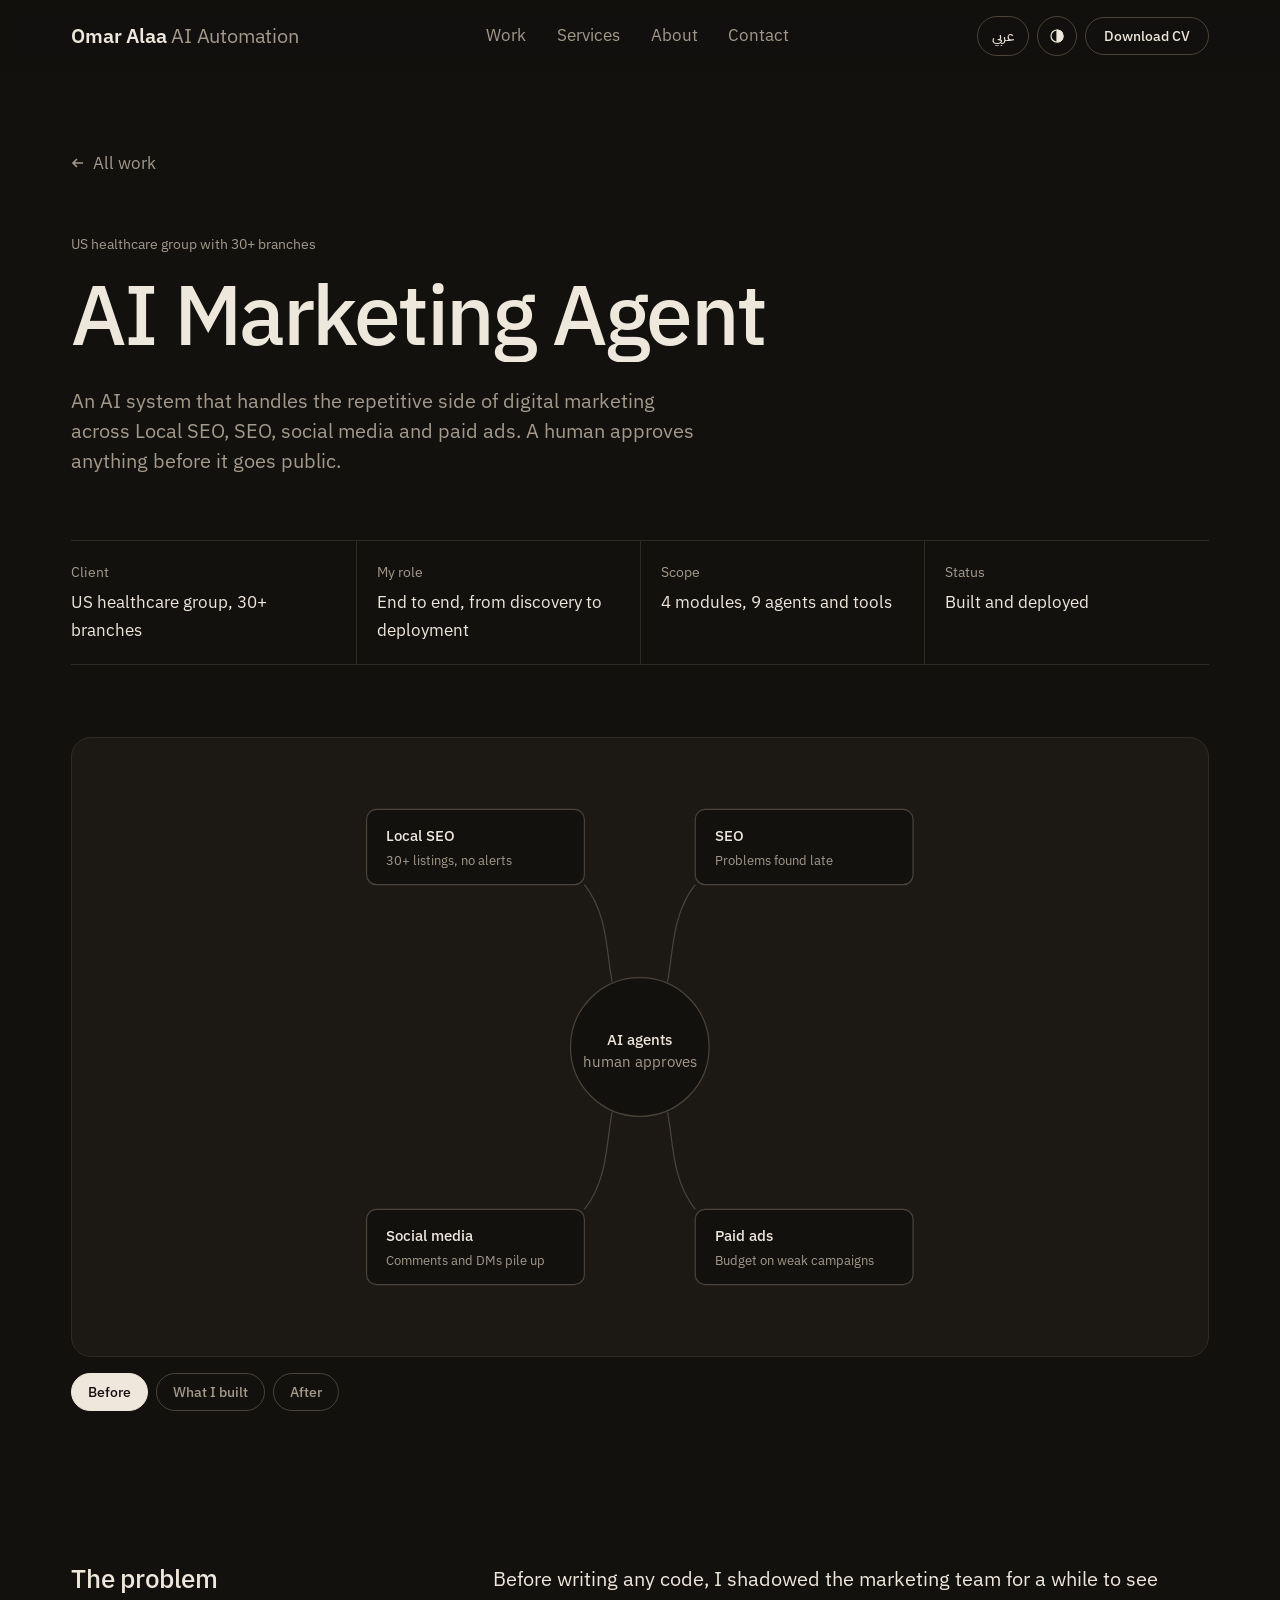
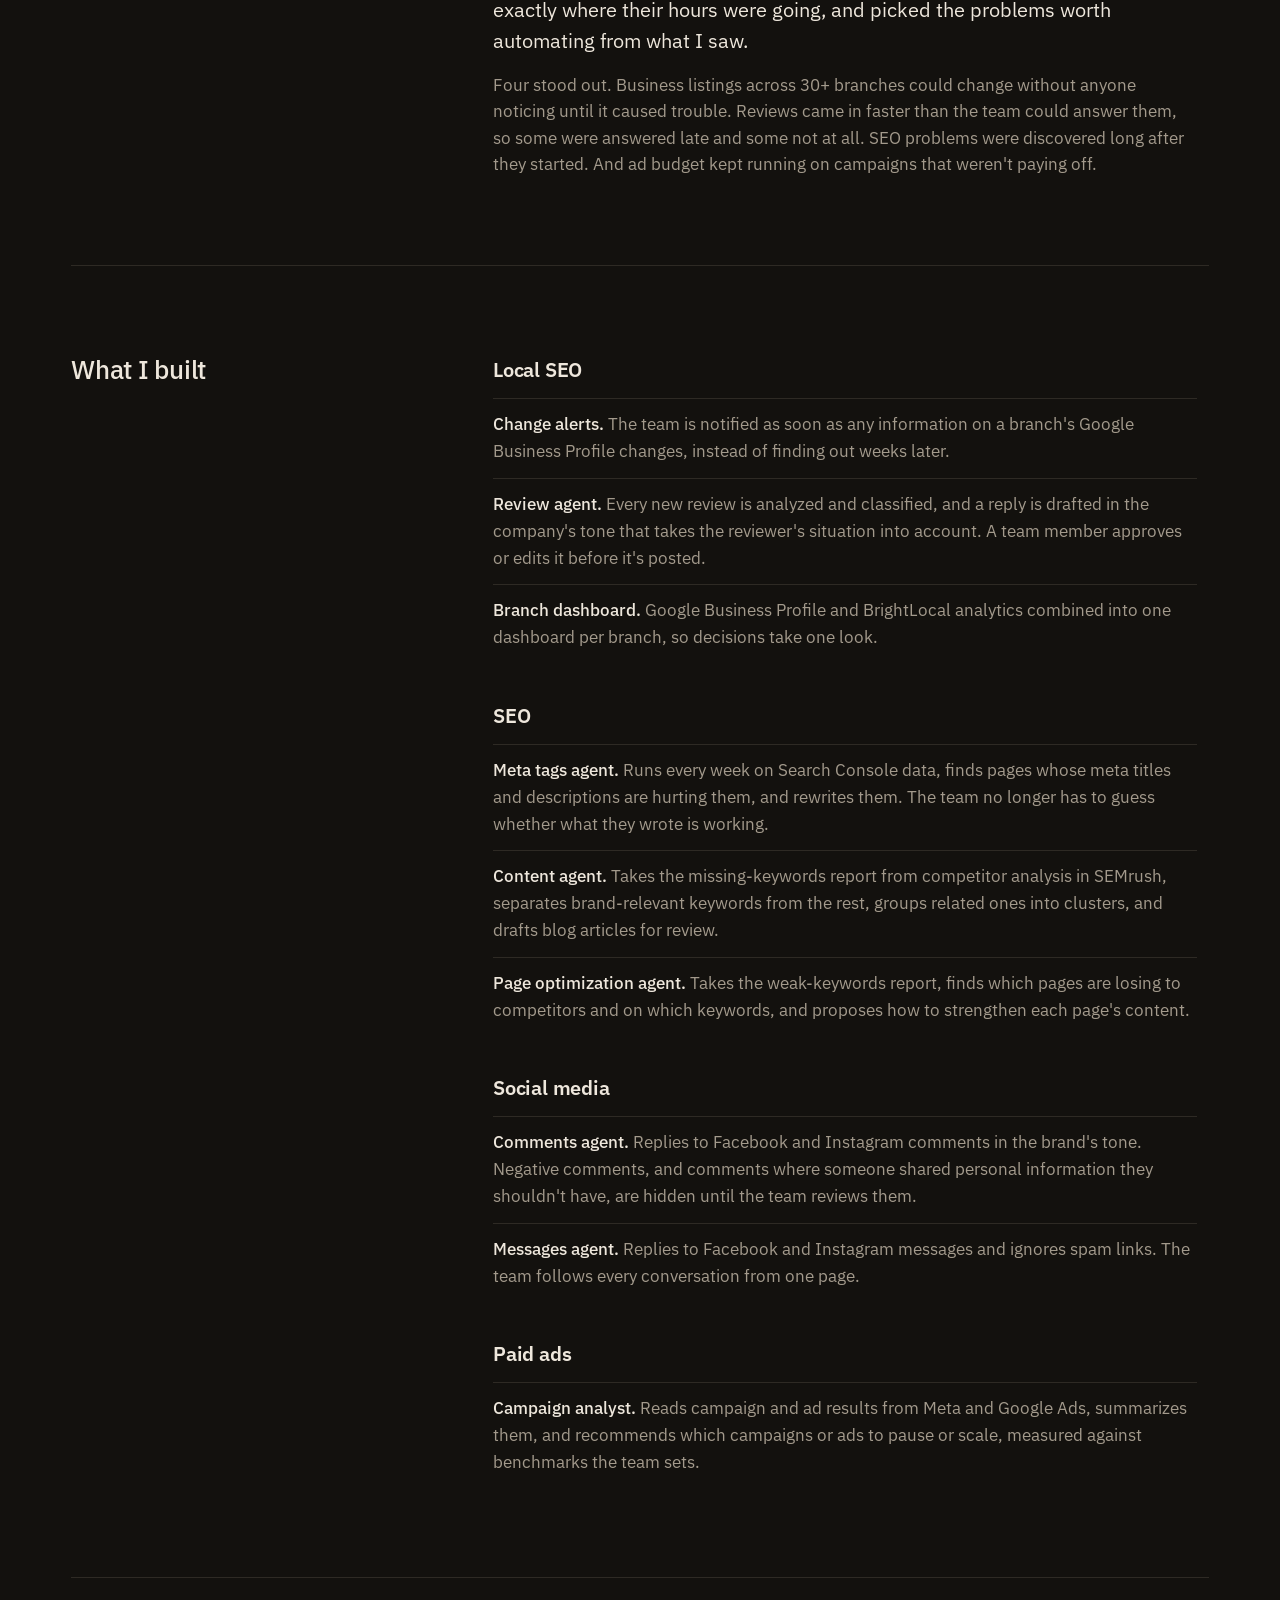
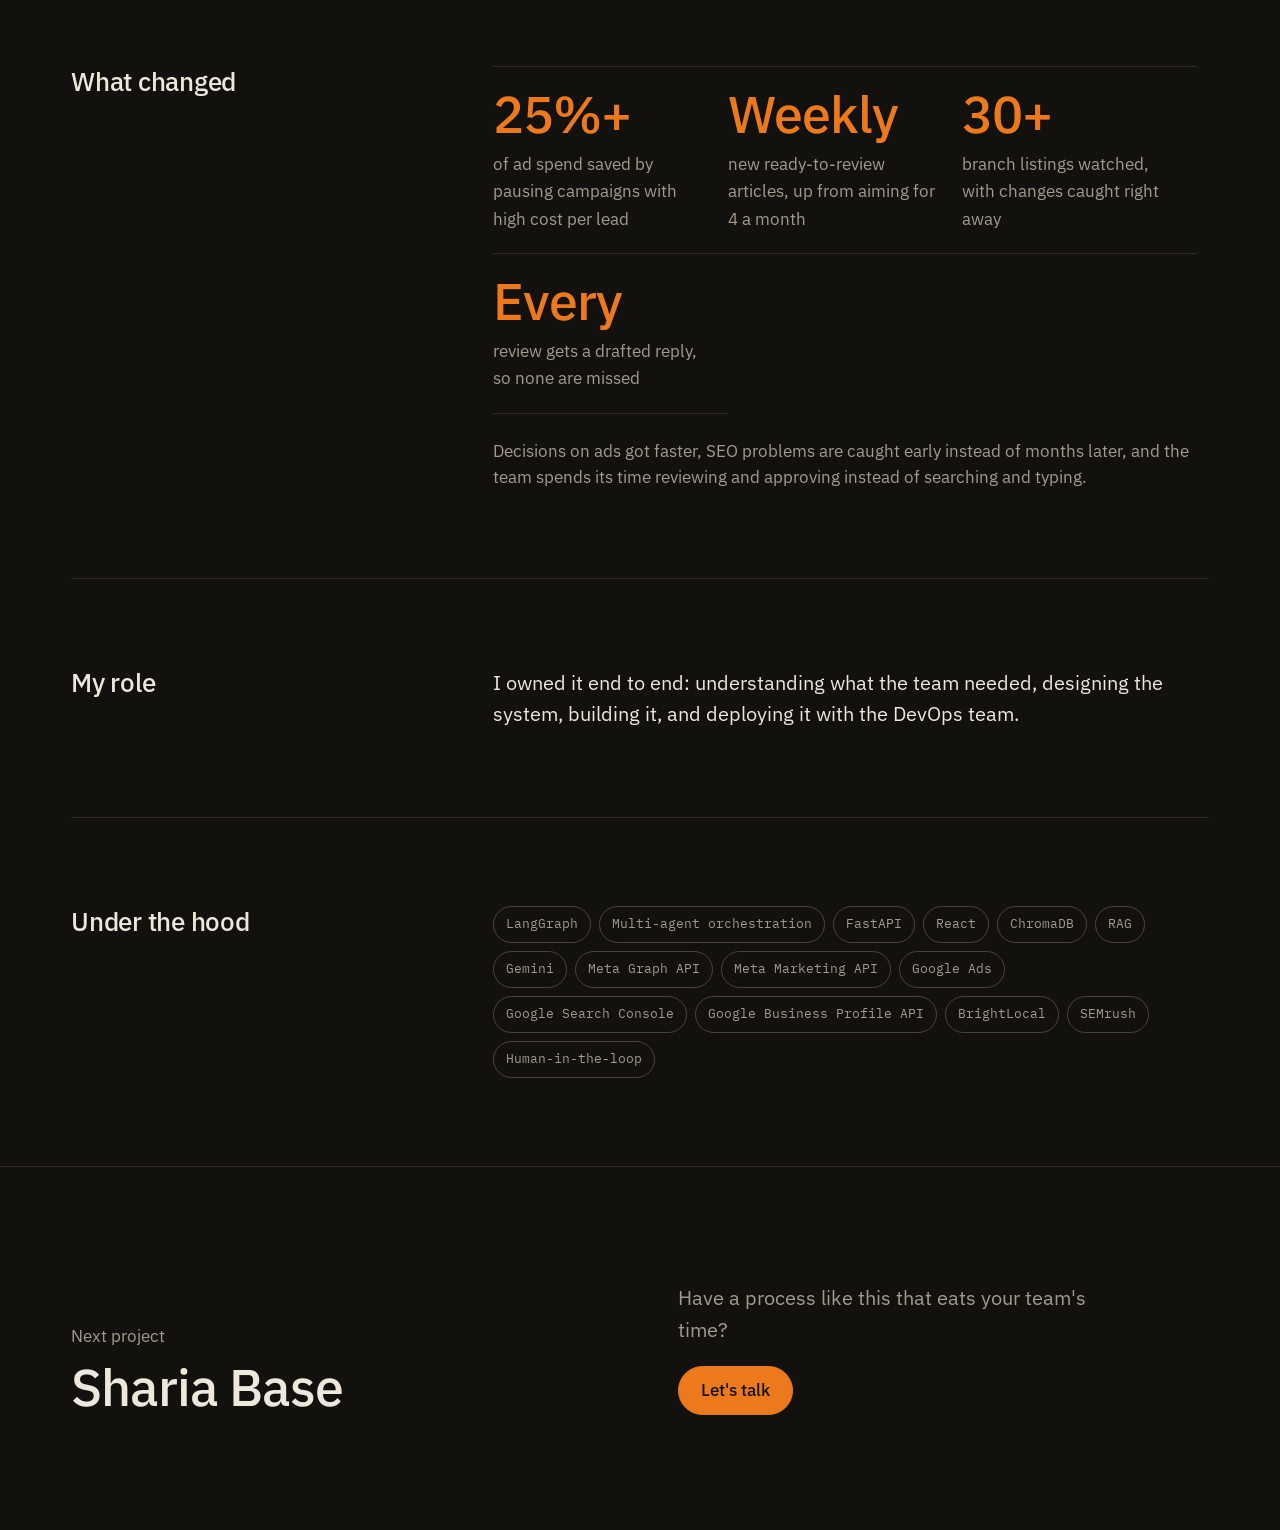
<file: work/ai-marketing-agent.html>
<!doctype html>
<html lang="en" dir="ltr" data-theme="dark">
<head>
  <meta charset="utf-8">
  <meta name="viewport" content="width=device-width, initial-scale=1">
  <title>AI Marketing Agent — Omar Alaa</title>
  <meta name="description" content="An AI system that handles the repetitive side of digital marketing across Local SEO, SEO, social media and paid ads. A human approves anything before it goes public.">
  <meta property="og:title" content="AI Marketing Agent — Omar Alaa">
  <meta property="og:description" content="An AI system that handles the repetitive side of digital marketing across Local SEO, SEO, social media and paid ads. A human approves anything before it goes public.">
  <meta property="og:type" content="article">
  <meta name="theme-color" content="#13110E">
  <link rel="alternate" hreflang="en" href="ai-marketing-agent.html">
  <link rel="alternate" hreflang="ar" href="../ar/work/ai-marketing-agent.html">
  <script>
    try {
      var t = localStorage.getItem("theme"); if (t) document.documentElement.setAttribute("data-theme", t);
      var l = localStorage.getItem("lang"), alt = l && l !== document.documentElement.lang && document.querySelector('link[rel="alternate"][hreflang="' + l + '"]');
      if (alt) location.replace(alt.href + location.hash);
    } catch (e) {}
  </script>
  <link rel="preload" href="../assets/fonts/ibm-plex-sans-latin-500-normal.woff2" as="font" type="font/woff2" crossorigin>
  <link rel="stylesheet" href="../assets/css/style.css">
</head>
<body>
<a class="skip" href="#main">Skip to content</a>

<header class="nav" id="nav">
  <div class="wrap nav-inner">
    <a class="brand" href="../index.html">Omar Alaa <span>AI Automation</span></a>
    <nav class="nav-links" aria-label="Sections">
      <a href="../index.html#work">Work</a>
      <a href="../index.html#services">Services</a>
      <a href="../index.html#about">About</a>
      <a href="../index.html#contact">Contact</a>
    </nav>
    <div class="nav-tools">
      <a class="lang-link" href="../ar/work/ai-marketing-agent.html" hreflang="ar" lang="ar">عربي</a>
      <button class="icon-btn" id="theme-toggle" type="button" aria-label="Switch to light theme">
        <svg viewBox="0 0 24 24" fill="none" stroke="currentColor" stroke-width="1.6" aria-hidden="true"><circle cx="12" cy="12" r="8"/><path d="M12 4a8 8 0 0 1 0 16z" fill="currentColor"/></svg>
      </button>
      <a class="btn" href="../Omar_Alaa_Eldeen_CV.pdf" download>Download CV</a>
    </div>
  </div>
</header>

<main id="main">
  <section class="case-hero">
    <div class="wrap">
      <a class="back" href="../index.html#work"><svg viewBox="0 0 14 14" fill="none" stroke="currentColor" stroke-width="1.6" aria-hidden="true"><path d="M12 7H2M6 3 2 7l4 4"/></svg>All work</a>
      <span class="story-index">US healthcare group with 30+ branches</span>
      <h1 data-reveal>AI Marketing Agent</h1>
      <p class="lead">An AI system that handles the repetitive side of digital marketing across Local SEO, SEO, social media and paid ads. A human approves anything before it goes public.</p>
      <dl class="case-facts"><div><dt>Client</dt><dd>US healthcare group, 30+ branches</dd></div><div><dt>My role</dt><dd>End to end, from discovery to deployment</dd></div><div><dt>Scope</dt><dd>4 modules, 9 agents and tools</dd></div><div><dt>Status</dt><dd>Built and deployed</dd></div></dl>

      <div class="case-visual" data-switch>
        <div class="stage-frame">
          <svg viewBox="0 0 600 600" data-stage role="img" aria-label="Illustration of the project">
            <g class="mk-graph">
              <path class="d-line" d="M244 136 C268 166 266 204 272 234"/>
              <path class="d-line" d="M356 136 C332 166 334 204 328 234"/>
              <path class="d-line" d="M244 464 C268 434 266 396 272 366"/>
              <path class="d-line" d="M356 464 C332 434 334 396 328 366"/>
              <path class="d-line mk-wire" d="M244 136 C268 166 266 204 272 234"/>
              <path class="d-line mk-wire" d="M356 136 C332 166 334 204 328 234"/>
              <path class="d-line mk-wire" d="M244 464 C268 434 266 396 272 366"/>
              <path class="d-line mk-wire" d="M356 464 C332 434 334 396 328 366"/>

              <g class="mk-hub"><circle class="d-box" cx="300" cy="300" r="70"/>
                <text class="d-text-strong" x="300" y="298" text-anchor="middle">AI agents</text>
                <text class="d-text" x="300" y="320" text-anchor="middle" font-size="13">human approves</text></g>

              <g class="mk-node"><rect class="d-box" x="24" y="60" width="220" height="76" rx="10"/>
                <text class="d-text-strong" x="44" y="92">Local SEO</text>
                <text class="mk-issue" x="44" y="116">30+ listings, no alerts</text>
                <text class="mk-sol" x="44" y="116">Instant change alerts</text></g>
              <g class="mk-node"><rect class="d-box" x="356" y="60" width="220" height="76" rx="10"/>
                <text class="d-text-strong" x="376" y="92">SEO</text>
                <text class="mk-issue" x="376" y="116">Problems found late</text>
                <text class="mk-sol" x="376" y="116">Weekly fixes, new articles</text></g>
              <g class="mk-node"><rect class="d-box" x="24" y="464" width="220" height="76" rx="10"/>
                <text class="d-text-strong" x="44" y="496">Social media</text>
                <text class="mk-issue" x="44" y="520">Comments and DMs pile up</text>
                <text class="mk-sol" x="44" y="520">Replies in the brand's voice</text></g>
              <g class="mk-node"><rect class="d-box" x="356" y="464" width="220" height="76" rx="10"/>
                <text class="d-text-strong" x="376" y="496">Paid ads</text>
                <text class="mk-issue" x="376" y="520">Budget on weak campaigns</text>
                <text class="mk-sol" x="376" y="520">Pause or scale, with reasons</text></g>
            </g>
            <g class="mk-result">
              <text class="big-num" x="300" y="300" text-anchor="middle" font-size="112">25%+</text>
              <text class="d-text-strong" x="300" y="345" text-anchor="middle" font-size="19">of ad spend saved</text>
              <text class="d-text" x="300" y="380" text-anchor="middle">plus a ready article every week</text>
            </g>
          </svg>
        </div>
        <div class="switch" role="group" aria-label="Show a stage of the project"><button type="button" data-to="1" aria-pressed="false">Before</button><button type="button" data-to="2" aria-pressed="false">What I built</button><button type="button" data-to="3" aria-pressed="false">After</button></div>
      </div>
    </div>
  </section>

  <div class="wrap">
<section class="case-block"><h2>The problem</h2><div class="case-body">
        <p>Before writing any code, I shadowed the marketing team for a while to see exactly where their hours were going, and picked the problems worth automating from what I saw.</p>
        <p class="muted">Four stood out. Business listings across 30+ branches could change without anyone noticing until it caused trouble. Reviews came in faster than the team could answer them, so some were answered late and some not at all. SEO problems were discovered long after they started. And ad budget kept running on campaigns that weren't paying off.</p>
</div></section>
<section class="case-block"><h2>What I built</h2><div class="case-body">
        <div class="module"><h3>Local SEO</h3>
          <ul>
            <li><strong>Change alerts.</strong> The team is notified as soon as any information on a branch's Google Business Profile changes, instead of finding out weeks later.</li>
            <li><strong>Review agent.</strong> Every new review is analyzed and classified, and a reply is drafted in the company's tone that takes the reviewer's situation into account. A team member approves or edits it before it's posted.</li>
            <li><strong>Branch dashboard.</strong> Google Business Profile and BrightLocal analytics combined into one dashboard per branch, so decisions take one look.</li>
          </ul></div>
        <div class="module"><h3>SEO</h3>
          <ul>
            <li><strong>Meta tags agent.</strong> Runs every week on Search Console data, finds pages whose meta titles and descriptions are hurting them, and rewrites them. The team no longer has to guess whether what they wrote is working.</li>
            <li><strong>Content agent.</strong> Takes the missing-keywords report from competitor analysis in SEMrush, separates brand-relevant keywords from the rest, groups related ones into clusters, and drafts blog articles for review.</li>
            <li><strong>Page optimization agent.</strong> Takes the weak-keywords report, finds which pages are losing to competitors and on which keywords, and proposes how to strengthen each page's content.</li>
          </ul></div>
        <div class="module"><h3>Social media</h3>
          <ul>
            <li><strong>Comments agent.</strong> Replies to Facebook and Instagram comments in the brand's tone. Negative comments, and comments where someone shared personal information they shouldn't have, are hidden until the team reviews them.</li>
            <li><strong>Messages agent.</strong> Replies to Facebook and Instagram messages and ignores spam links. The team follows every conversation from one page.</li>
          </ul></div>
        <div class="module"><h3>Paid ads</h3>
          <ul>
            <li><strong>Campaign analyst.</strong> Reads campaign and ad results from Meta and Google Ads, summarizes them, and recommends which campaigns or ads to pause or scale, measured against benchmarks the team sets.</li>
          </ul></div>
</div></section>
<section class="case-block"><h2>What changed</h2><div class="case-body">
        <div class="case-impact">
          <div><span class="n">25%+</span><span class="l">of ad spend saved by pausing campaigns with high cost per lead</span></div>
          <div><span class="n">Weekly</span><span class="l">new ready-to-review articles, up from aiming for 4 a month</span></div>
          <div><span class="n">30+</span><span class="l">branch listings watched, with changes caught right away</span></div>
          <div><span class="n">Every</span><span class="l">review gets a drafted reply, so none are missed</span></div>
        </div>
        <p class="muted" style="margin-top:24px">Decisions on ads got faster, SEO problems are caught early instead of months later, and the team spends its time reviewing and approving instead of searching and typing.</p>
</div></section>
<section class="case-block"><h2>My role</h2><div class="case-body">
        <p>I owned it end to end: understanding what the team needed, designing the system, building it, and deploying it with the DevOps team.</p>
</div></section>
<section class="case-block"><h2>Under the hood</h2><div class="case-body">
        <ul class="stack-list"><li>LangGraph</li><li>Multi-agent orchestration</li><li>FastAPI</li><li>React</li><li>ChromaDB</li><li>RAG</li><li>Gemini</li><li>Meta Graph API</li><li>Meta Marketing API</li><li>Google Ads</li><li>Google Search Console</li><li>Google Business Profile API</li><li>BrightLocal</li><li>SEMrush</li><li>Human-in-the-loop</li></ul>
</div></section>
  </div>

  <section class="next">
    <div class="wrap">
      <a class="next-link" href="sharia-base.html"><span>Next project</span><strong>Sharia Base</strong></a>
      <div class="next-cta">
        <p>Have a process like this that eats your team's time?</p>
        <a class="btn btn-primary" href="../index.html#contact">Let's talk</a>
      </div>
    </div>
  </section>
</main>



<script src="../assets/js/main.js" defer></script>
</body>
</html>
</file>
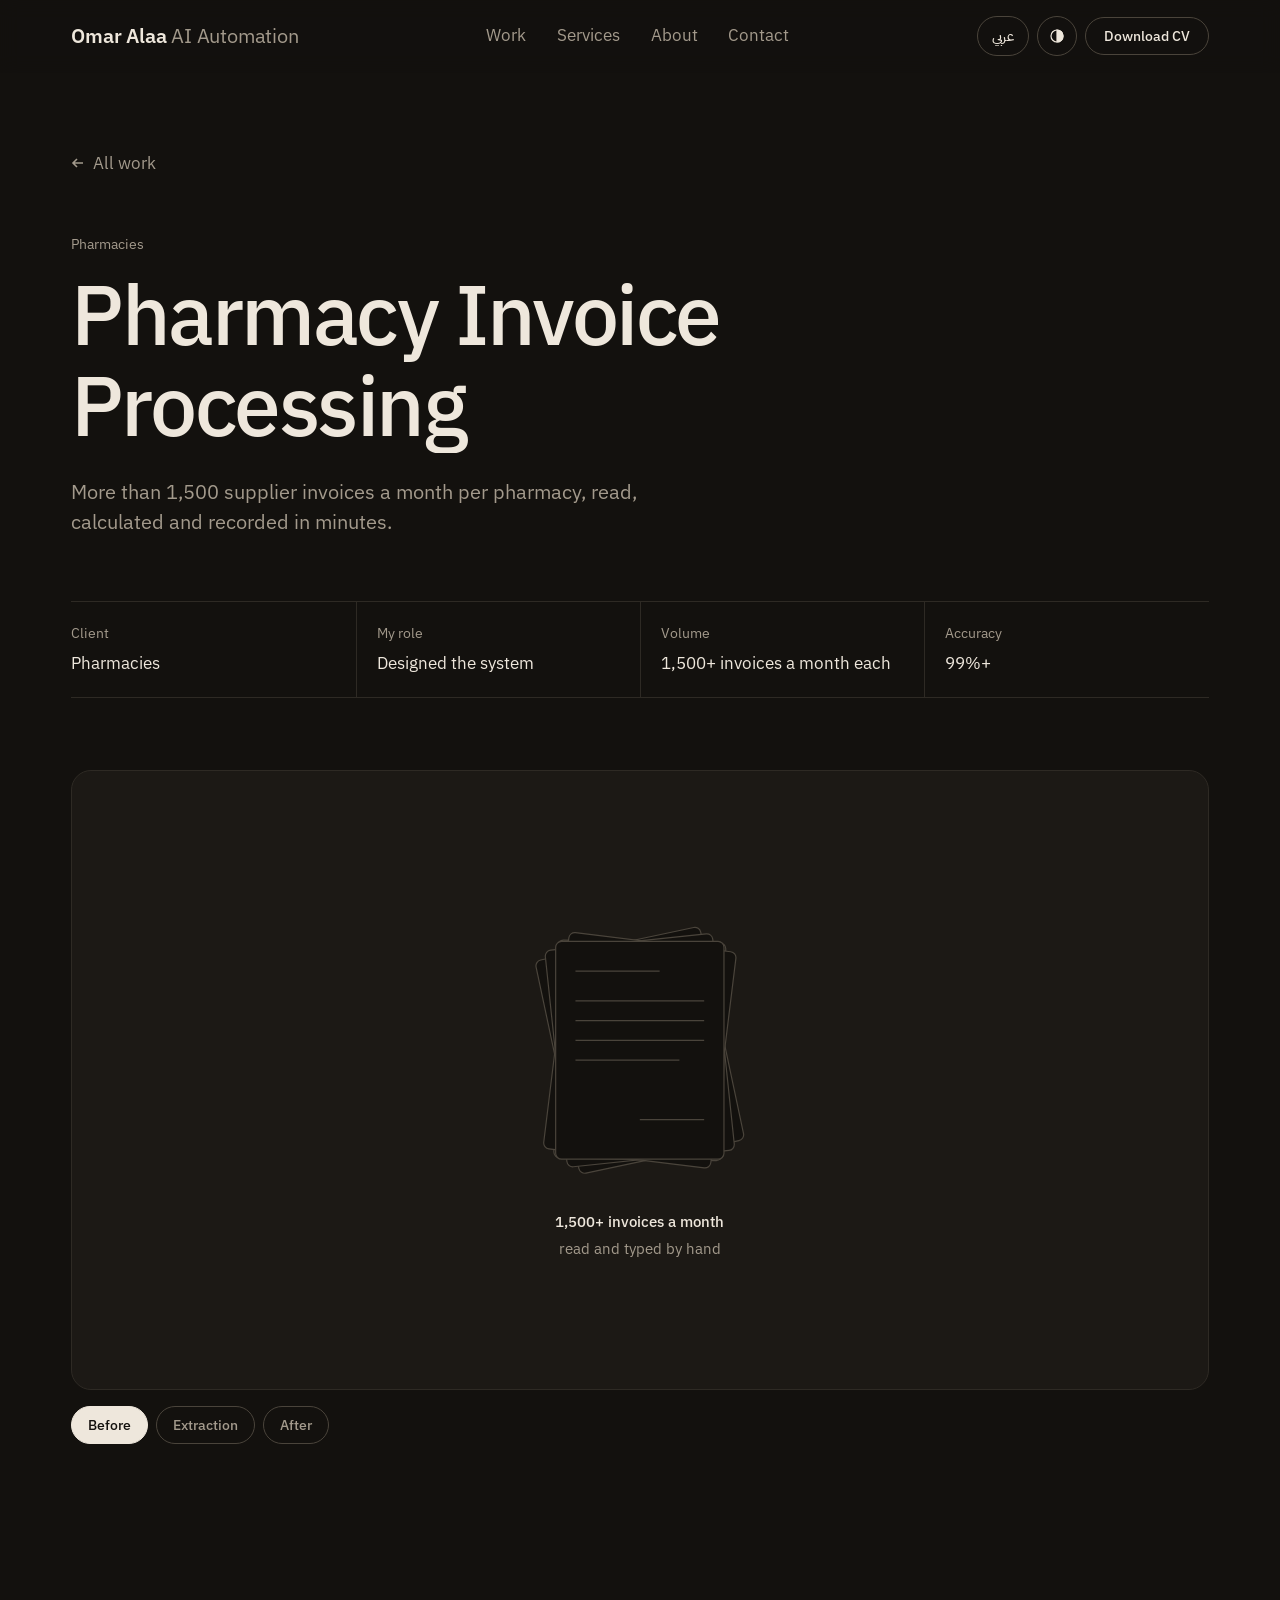
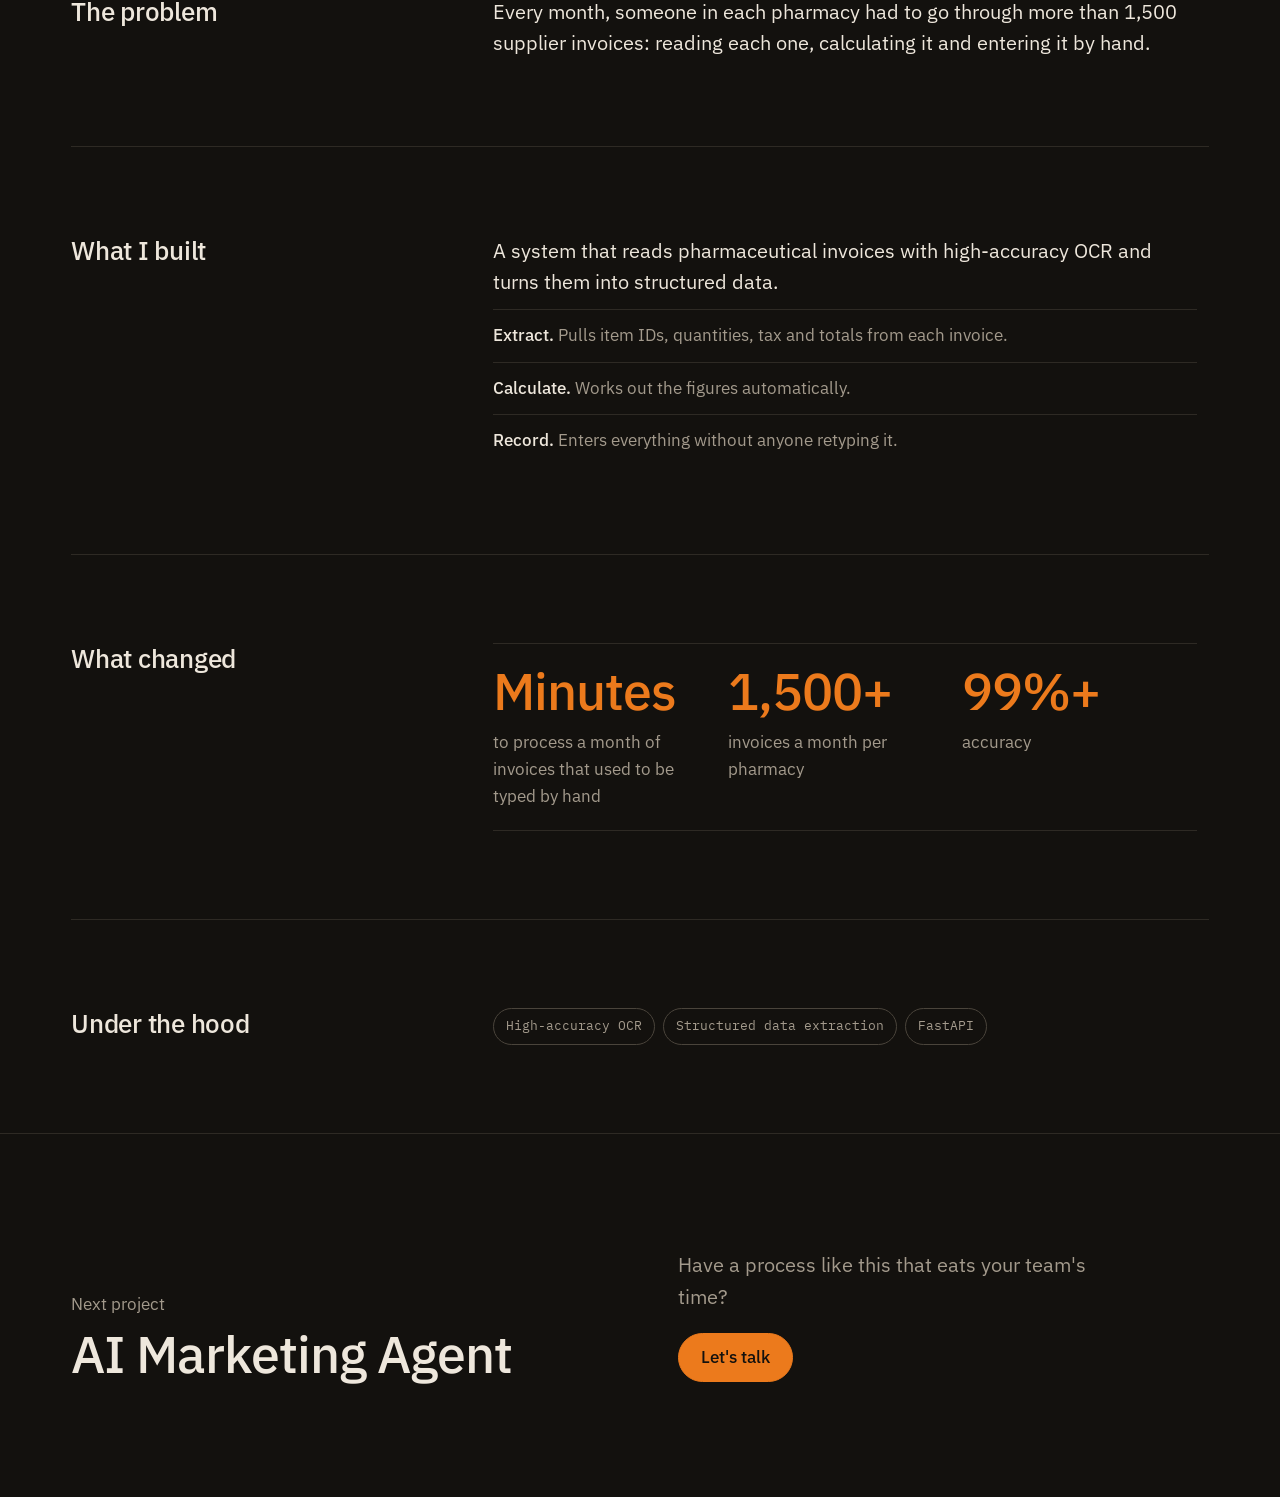
<file: work/invoice-processing.html>
<!doctype html>
<html lang="en" dir="ltr" data-theme="dark">
<head>
  <meta charset="utf-8">
  <meta name="viewport" content="width=device-width, initial-scale=1">
  <title>Pharmacy Invoice Processing — Omar Alaa</title>
  <meta name="description" content="More than 1,500 supplier invoices a month per pharmacy, read, calculated and recorded in minutes.">
  <meta property="og:title" content="Pharmacy Invoice Processing — Omar Alaa">
  <meta property="og:description" content="More than 1,500 supplier invoices a month per pharmacy, read, calculated and recorded in minutes.">
  <meta property="og:type" content="article">
  <meta name="theme-color" content="#13110E">
  <link rel="alternate" hreflang="en" href="invoice-processing.html">
  <link rel="alternate" hreflang="ar" href="../ar/work/invoice-processing.html">
  <script>
    try {
      var t = localStorage.getItem("theme"); if (t) document.documentElement.setAttribute("data-theme", t);
      var l = localStorage.getItem("lang"), alt = l && l !== document.documentElement.lang && document.querySelector('link[rel="alternate"][hreflang="' + l + '"]');
      if (alt) location.replace(alt.href + location.hash);
    } catch (e) {}
  </script>
  <link rel="preload" href="../assets/fonts/ibm-plex-sans-latin-500-normal.woff2" as="font" type="font/woff2" crossorigin>
  <link rel="stylesheet" href="../assets/css/style.css">
</head>
<body>
<a class="skip" href="#main">Skip to content</a>

<header class="nav" id="nav">
  <div class="wrap nav-inner">
    <a class="brand" href="../index.html">Omar Alaa <span>AI Automation</span></a>
    <nav class="nav-links" aria-label="Sections">
      <a href="../index.html#work">Work</a>
      <a href="../index.html#services">Services</a>
      <a href="../index.html#about">About</a>
      <a href="../index.html#contact">Contact</a>
    </nav>
    <div class="nav-tools">
      <a class="lang-link" href="../ar/work/invoice-processing.html" hreflang="ar" lang="ar">عربي</a>
      <button class="icon-btn" id="theme-toggle" type="button" aria-label="Switch to light theme">
        <svg viewBox="0 0 24 24" fill="none" stroke="currentColor" stroke-width="1.6" aria-hidden="true"><circle cx="12" cy="12" r="8"/><path d="M12 4a8 8 0 0 1 0 16z" fill="currentColor"/></svg>
      </button>
      <a class="btn" href="../Omar_Alaa_Eldeen_CV.pdf" download>Download CV</a>
    </div>
  </div>
</header>

<main id="main">
  <section class="case-hero">
    <div class="wrap">
      <a class="back" href="../index.html#work"><svg viewBox="0 0 14 14" fill="none" stroke="currentColor" stroke-width="1.6" aria-hidden="true"><path d="M12 7H2M6 3 2 7l4 4"/></svg>All work</a>
      <span class="story-index">Pharmacies</span>
      <h1 data-reveal>Pharmacy Invoice Processing</h1>
      <p class="lead">More than 1,500 supplier invoices a month per pharmacy, read, calculated and recorded in minutes.</p>
      <dl class="case-facts"><div><dt>Client</dt><dd>Pharmacies</dd></div><div><dt>My role</dt><dd>Designed the system</dd></div><div><dt>Volume</dt><dd>1,500+ invoices a month each</dd></div><div><dt>Accuracy</dt><dd>99%+</dd></div></dl>

      <div class="case-visual" data-switch>
        <div class="stage-frame">
          <svg viewBox="0 0 600 600" data-stage role="img" aria-label="Illustration of the project">
            <g transform="rotate(-12 300 270)"><g class="iv-sheet"><rect x="215" y="160" width="170" height="220" rx="6"/></g></g>
            <g transform="rotate(-6 300 270)"><g class="iv-sheet"><rect x="215" y="160" width="170" height="220" rx="6"/></g></g>
            <g transform="rotate(1 300 270)"><g class="iv-sheet"><rect x="215" y="160" width="170" height="220" rx="6"/></g></g>
            <g transform="rotate(7 300 270)"><g class="iv-sheet"><rect x="215" y="160" width="170" height="220" rx="6"/></g></g>
            <g class="iv-sheet">
              <rect x="215" y="160" width="170" height="220" rx="6"/>
              <line class="d-line" x1="235" y1="190" x2="320" y2="190"/>
              <line class="d-line" x1="235" y1="220" x2="365" y2="220"/>
              <line class="d-line" x1="235" y1="240" x2="365" y2="240"/>
              <line class="d-line" x1="235" y1="260" x2="365" y2="260"/>
              <line class="d-line" x1="235" y1="280" x2="340" y2="280"/>
              <line class="d-line" x1="300" y1="340" x2="365" y2="340"/>
            </g>
            <g class="iv-count">
              <text class="d-text-strong" x="300" y="448" text-anchor="middle" font-size="22">1,500+ invoices a month</text>
              <text class="d-text" x="300" y="476" text-anchor="middle">read and typed by hand</text>
            </g>

            <g class="iv-table">
              <text class="d-text" x="120" y="160">Item</text>
              <text class="d-text" x="300" y="160">Qty</text>
              <text class="d-text" x="370" y="160">Tax</text>
              <text class="d-text" x="440" y="160">Total</text>
              <line class="d-line" x1="110" y1="176" x2="490" y2="176"/>
              <g class="iv-row"><rect class="d-line" x="120" y="196" width="130" height="8" rx="4"/><rect class="d-line" x="300" y="196" width="22" height="8" rx="4"/><rect class="d-line" x="370" y="196" width="34" height="8" rx="4"/><rect class="d-amber" x="440" y="196" width="46" height="8" rx="4"/></g>
              <g class="iv-row"><rect class="d-line" x="120" y="232" width="104" height="8" rx="4"/><rect class="d-line" x="300" y="232" width="16" height="8" rx="4"/><rect class="d-line" x="370" y="232" width="30" height="8" rx="4"/><rect class="d-amber" x="440" y="232" width="40" height="8" rx="4"/></g>
              <g class="iv-row"><rect class="d-line" x="120" y="268" width="140" height="8" rx="4"/><rect class="d-line" x="300" y="268" width="22" height="8" rx="4"/><rect class="d-line" x="370" y="268" width="34" height="8" rx="4"/><rect class="d-amber" x="440" y="268" width="48" height="8" rx="4"/></g>
              <g class="iv-row"><rect class="d-line" x="120" y="304" width="90" height="8" rx="4"/><rect class="d-line" x="300" y="304" width="16" height="8" rx="4"/><rect class="d-line" x="370" y="304" width="28" height="8" rx="4"/><rect class="d-amber" x="440" y="304" width="38" height="8" rx="4"/></g>
              <g class="iv-row"><rect class="d-line" x="120" y="340" width="122" height="8" rx="4"/><rect class="d-line" x="300" y="340" width="22" height="8" rx="4"/><rect class="d-line" x="370" y="340" width="34" height="8" rx="4"/><rect class="d-amber" x="440" y="340" width="44" height="8" rx="4"/></g>
              <g class="iv-row"><rect class="d-line" x="120" y="376" width="112" height="8" rx="4"/><rect class="d-line" x="300" y="376" width="16" height="8" rx="4"/><rect class="d-line" x="370" y="376" width="30" height="8" rx="4"/><rect class="d-amber" x="440" y="376" width="42" height="8" rx="4"/></g>
              <line class="d-line" x1="110" y1="408" x2="490" y2="408"/>
            </g>

            <g class="iv-result">
              <text class="big-num" x="300" y="300" text-anchor="middle" font-size="96">Minutes</text>
              <text class="d-text-strong" x="300" y="345" text-anchor="middle" font-size="19">for 1,500+ invoices, at 99%+ accuracy</text>
            </g>
          </svg>
        </div>
        <div class="switch" role="group" aria-label="Show a stage of the project"><button type="button" data-to="1" aria-pressed="false">Before</button><button type="button" data-to="2" aria-pressed="false">Extraction</button><button type="button" data-to="3" aria-pressed="false">After</button></div>
      </div>
    </div>
  </section>

  <div class="wrap">
<section class="case-block"><h2>The problem</h2><div class="case-body">
        <p>Every month, someone in each pharmacy had to go through more than 1,500 supplier invoices: reading each one, calculating it and entering it by hand.</p>
</div></section>
<section class="case-block"><h2>What I built</h2><div class="case-body">
        <p>A system that reads pharmaceutical invoices with high-accuracy OCR and turns them into structured data.</p>
        <div class="module"><ul>
          <li><strong>Extract.</strong> Pulls item IDs, quantities, tax and totals from each invoice.</li>
          <li><strong>Calculate.</strong> Works out the figures automatically.</li>
          <li><strong>Record.</strong> Enters everything without anyone retyping it.</li>
        </ul></div>
</div></section>
<section class="case-block"><h2>What changed</h2><div class="case-body">
        <div class="case-impact">
          <div><span class="n">Minutes</span><span class="l">to process a month of invoices that used to be typed by hand</span></div>
          <div><span class="n">1,500+</span><span class="l">invoices a month per pharmacy</span></div>
          <div><span class="n">99%+</span><span class="l">accuracy</span></div>
        </div>
</div></section>
<section class="case-block"><h2>Under the hood</h2><div class="case-body">
        <ul class="stack-list"><li>High-accuracy OCR</li><li>Structured data extraction</li><li>FastAPI</li></ul>
</div></section>
  </div>

  <section class="next">
    <div class="wrap">
      <a class="next-link" href="ai-marketing-agent.html"><span>Next project</span><strong>AI Marketing Agent</strong></a>
      <div class="next-cta">
        <p>Have a process like this that eats your team's time?</p>
        <a class="btn btn-primary" href="../index.html#contact">Let's talk</a>
      </div>
    </div>
  </section>
</main>



<script src="../assets/js/main.js" defer></script>
</body>
</html>
</file>
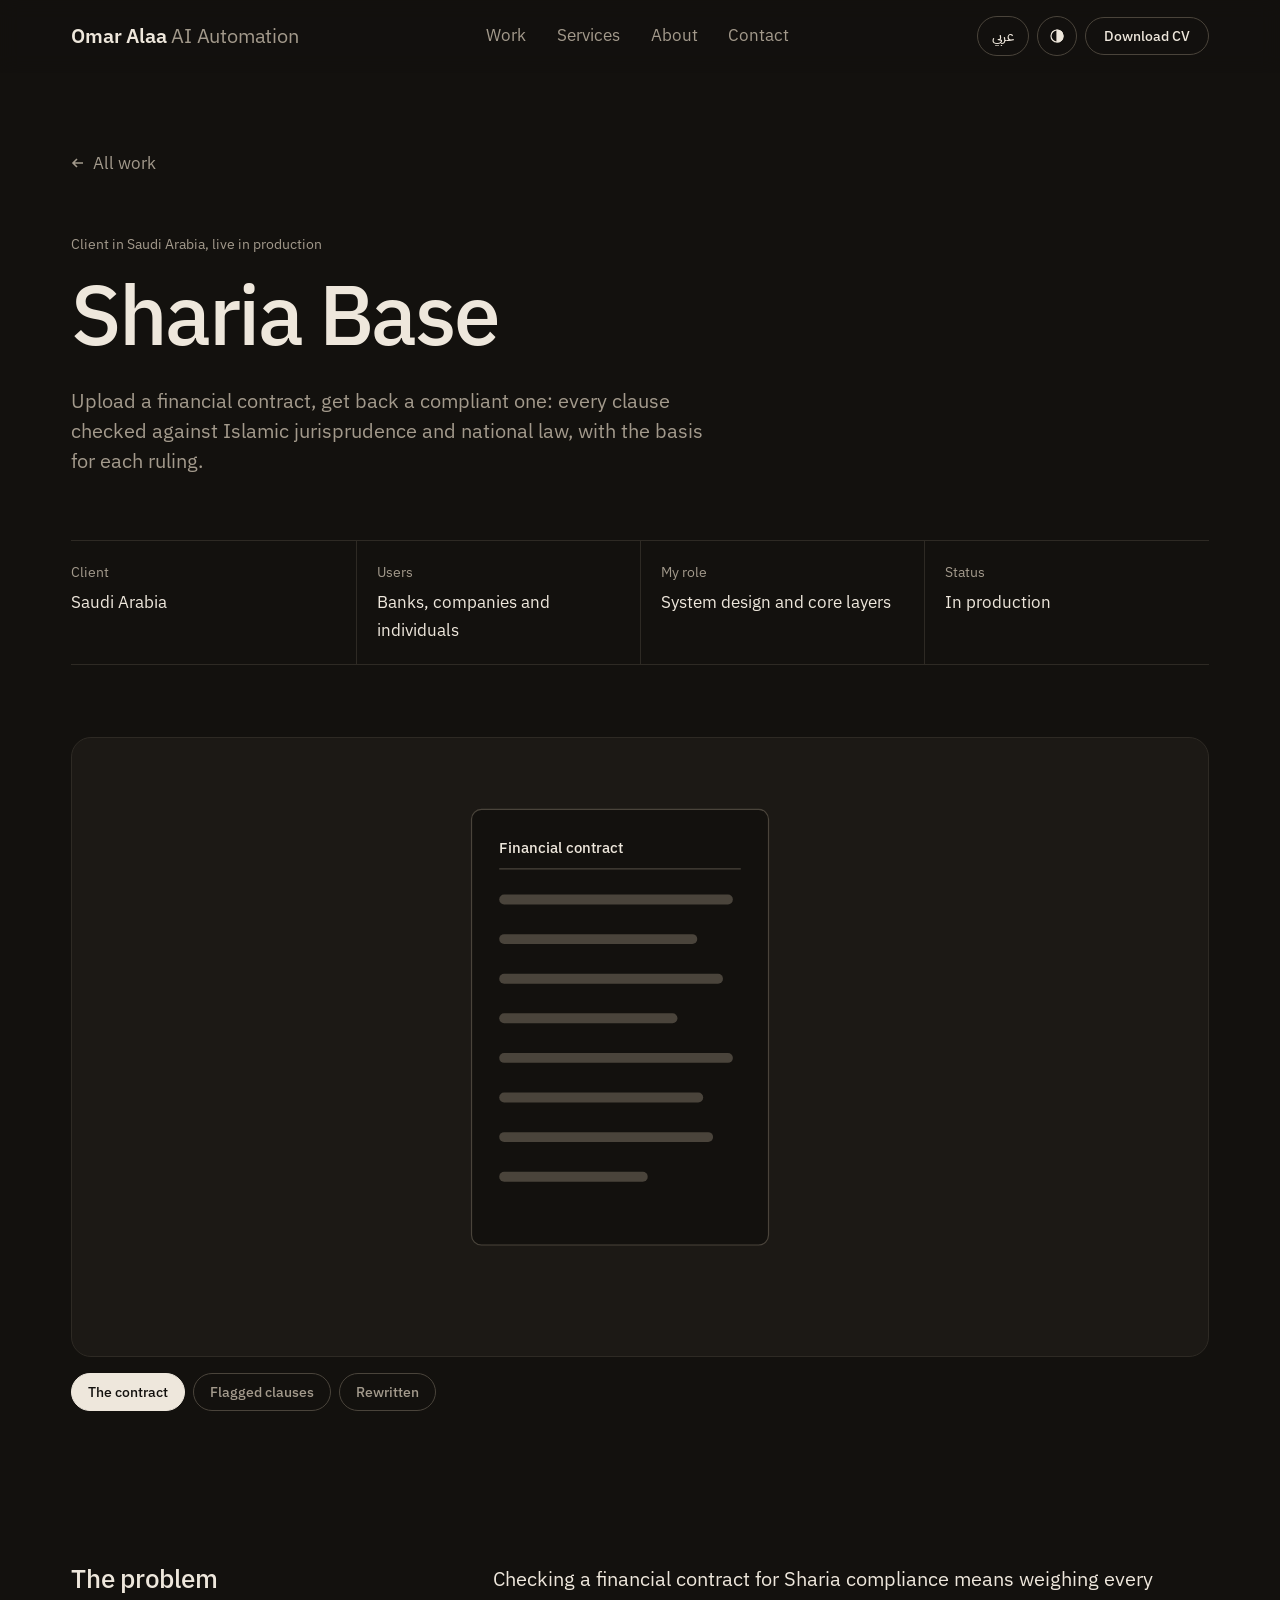
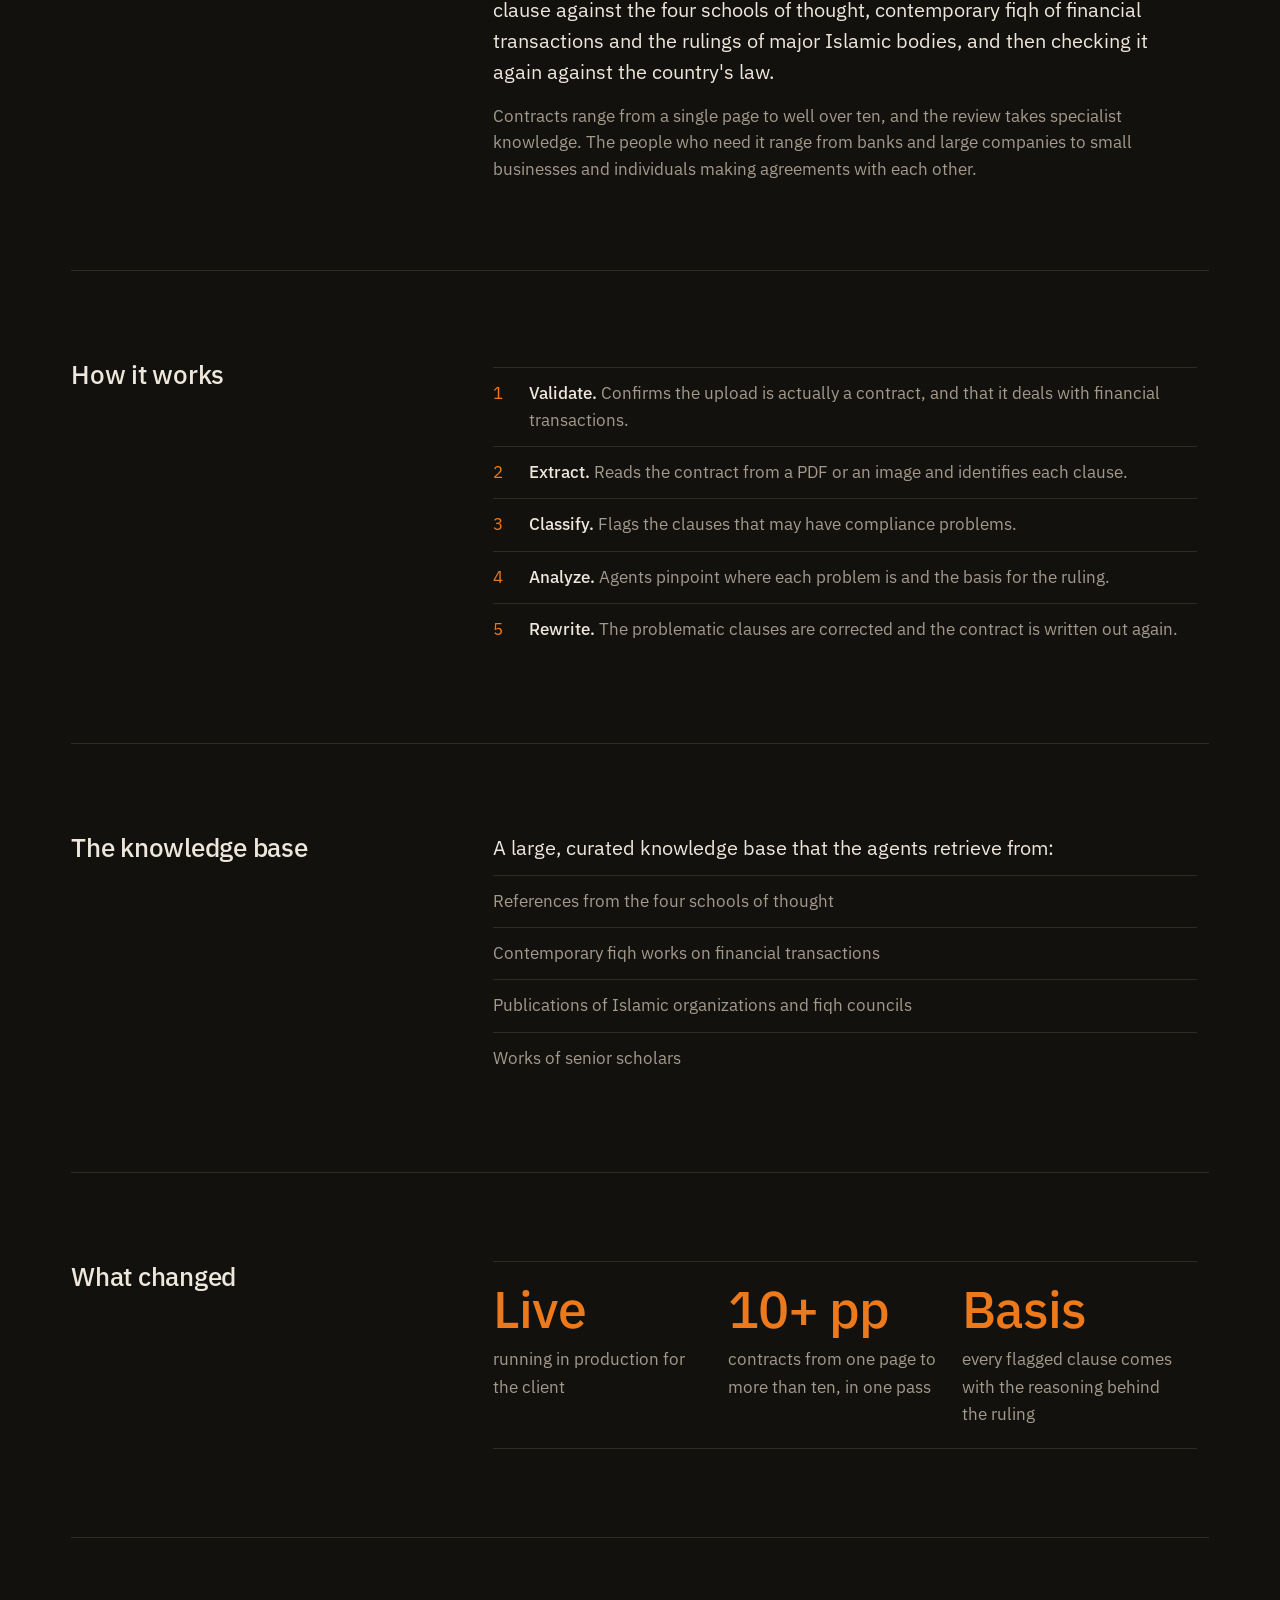
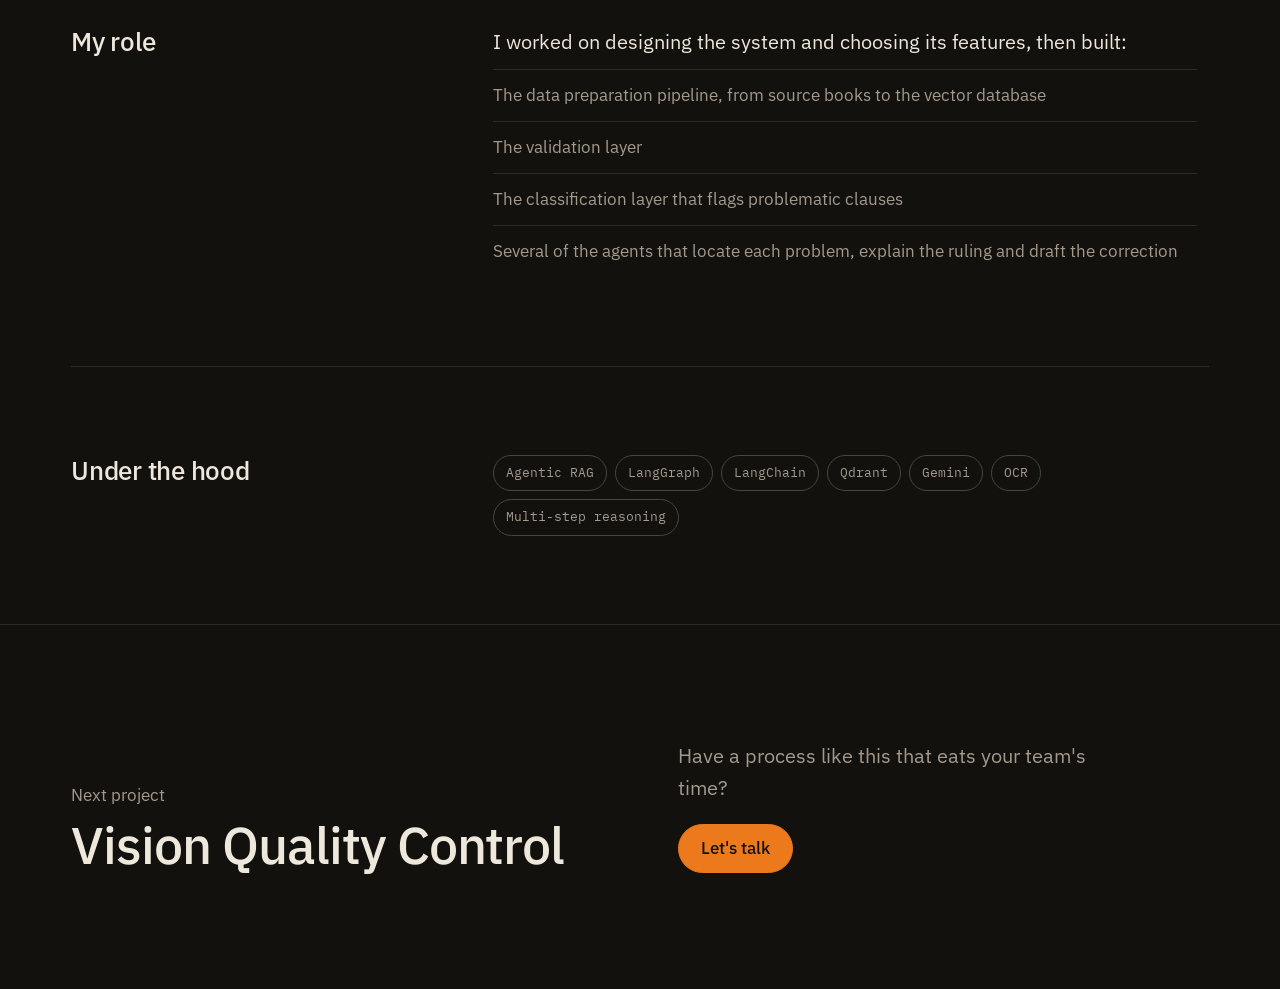
<file: work/sharia-base.html>
<!doctype html>
<html lang="en" dir="ltr" data-theme="dark">
<head>
  <meta charset="utf-8">
  <meta name="viewport" content="width=device-width, initial-scale=1">
  <title>Sharia Base — Omar Alaa</title>
  <meta name="description" content="Upload a financial contract, get back a compliant one: every clause checked against Islamic jurisprudence and national law, with the basis for each ruling.">
  <meta property="og:title" content="Sharia Base — Omar Alaa">
  <meta property="og:description" content="Upload a financial contract, get back a compliant one: every clause checked against Islamic jurisprudence and national law, with the basis for each ruling.">
  <meta property="og:type" content="article">
  <meta name="theme-color" content="#13110E">
  <link rel="alternate" hreflang="en" href="sharia-base.html">
  <link rel="alternate" hreflang="ar" href="../ar/work/sharia-base.html">
  <script>
    try {
      var t = localStorage.getItem("theme"); if (t) document.documentElement.setAttribute("data-theme", t);
      var l = localStorage.getItem("lang"), alt = l && l !== document.documentElement.lang && document.querySelector('link[rel="alternate"][hreflang="' + l + '"]');
      if (alt) location.replace(alt.href + location.hash);
    } catch (e) {}
  </script>
  <link rel="preload" href="../assets/fonts/ibm-plex-sans-latin-500-normal.woff2" as="font" type="font/woff2" crossorigin>
  <link rel="stylesheet" href="../assets/css/style.css">
</head>
<body>
<a class="skip" href="#main">Skip to content</a>

<header class="nav" id="nav">
  <div class="wrap nav-inner">
    <a class="brand" href="../index.html">Omar Alaa <span>AI Automation</span></a>
    <nav class="nav-links" aria-label="Sections">
      <a href="../index.html#work">Work</a>
      <a href="../index.html#services">Services</a>
      <a href="../index.html#about">About</a>
      <a href="../index.html#contact">Contact</a>
    </nav>
    <div class="nav-tools">
      <a class="lang-link" href="../ar/work/sharia-base.html" hreflang="ar" lang="ar">عربي</a>
      <button class="icon-btn" id="theme-toggle" type="button" aria-label="Switch to light theme">
        <svg viewBox="0 0 24 24" fill="none" stroke="currentColor" stroke-width="1.6" aria-hidden="true"><circle cx="12" cy="12" r="8"/><path d="M12 4a8 8 0 0 1 0 16z" fill="currentColor"/></svg>
      </button>
      <a class="btn" href="../Omar_Alaa_Eldeen_CV.pdf" download>Download CV</a>
    </div>
  </div>
</header>

<main id="main">
  <section class="case-hero">
    <div class="wrap">
      <a class="back" href="../index.html#work"><svg viewBox="0 0 14 14" fill="none" stroke="currentColor" stroke-width="1.6" aria-hidden="true"><path d="M12 7H2M6 3 2 7l4 4"/></svg>All work</a>
      <span class="story-index">Client in Saudi Arabia, live in production</span>
      <h1 data-reveal>Sharia Base</h1>
      <p class="lead">Upload a financial contract, get back a compliant one: every clause checked against Islamic jurisprudence and national law, with the basis for each ruling.</p>
      <dl class="case-facts"><div><dt>Client</dt><dd>Saudi Arabia</dd></div><div><dt>Users</dt><dd>Banks, companies and individuals</dd></div><div><dt>My role</dt><dd>System design and core layers</dd></div><div><dt>Status</dt><dd>In production</dd></div></dl>

      <div class="case-visual" data-switch>
        <div class="stage-frame">
          <svg viewBox="0 0 600 600" data-stage role="img" aria-label="Illustration of the project">
            <rect class="d-box" x="130" y="60" width="300" height="440" rx="10"/>
            <text class="d-text-strong" x="158" y="104">Financial contract</text>
            <line class="d-line" x1="158" y1="120" x2="402" y2="120"/>
            <rect class="sh-clause" x="158" y="146" width="236" height="10" rx="5"/>
            <rect class="sh-clause" x="158" y="186" width="200" height="10" rx="5"/>
            <rect class="sh-clause bad" x="158" y="226" width="226" height="10" rx="5"/>
            <rect class="sh-clause" x="158" y="266" width="180" height="10" rx="5"/>
            <rect class="sh-clause" x="158" y="306" width="236" height="10" rx="5"/>
            <rect class="sh-clause bad" x="158" y="346" width="206" height="10" rx="5"/>
            <rect class="sh-clause" x="158" y="386" width="216" height="10" rx="5"/>
            <rect class="sh-clause" x="158" y="426" width="150" height="10" rx="5"/>
            <rect class="sh-scan d-amber" x="130" y="128" width="300" height="2"/>

            <g class="sh-flag bad-tag"><line class="d-line d-amber-stroke" x1="438" y1="231" x2="452" y2="231"/><text class="big-num" x="458" y="236" font-size="14">Non-compliant</text></g>
            <g class="sh-flag bad-tag"><line class="d-line d-amber-stroke" x1="438" y1="351" x2="452" y2="351"/><text class="big-num" x="458" y="356" font-size="14">Non-compliant</text></g>
            <g class="sh-flag fixed-tag"><line class="d-line" x1="438" y1="231" x2="452" y2="231"/><text class="d-text-strong" x="458" y="236" font-size="14">Rewritten</text></g>
            <g class="sh-flag fixed-tag"><line class="d-line" x1="438" y1="351" x2="452" y2="351"/><text class="d-text-strong" x="458" y="356" font-size="14">Rewritten</text></g>

            <text class="d-text sh-basis" x="280" y="548" text-anchor="middle">Each change comes with its basis in fiqh and law</text>
          </svg>
        </div>
        <div class="switch" role="group" aria-label="Show a stage of the project"><button type="button" data-to="1" aria-pressed="false">The contract</button><button type="button" data-to="2" aria-pressed="false">Flagged clauses</button><button type="button" data-to="3" aria-pressed="false">Rewritten</button></div>
      </div>
    </div>
  </section>

  <div class="wrap">
<section class="case-block"><h2>The problem</h2><div class="case-body">
        <p>Checking a financial contract for Sharia compliance means weighing every clause against the four schools of thought, contemporary fiqh of financial transactions and the rulings of major Islamic bodies, and then checking it again against the country's law.</p>
        <p class="muted">Contracts range from a single page to well over ten, and the review takes specialist knowledge. The people who need it range from banks and large companies to small businesses and individuals making agreements with each other.</p>
</div></section>
<section class="case-block"><h2>How it works</h2><div class="case-body">
        <ol class="flow">
          <li><span><strong>Validate.</strong> Confirms the upload is actually a contract, and that it deals with financial transactions.</span></li>
          <li><span><strong>Extract.</strong> Reads the contract from a PDF or an image and identifies each clause.</span></li>
          <li><span><strong>Classify.</strong> Flags the clauses that may have compliance problems.</span></li>
          <li><span><strong>Analyze.</strong> Agents pinpoint where each problem is and the basis for the ruling.</span></li>
          <li><span><strong>Rewrite.</strong> The problematic clauses are corrected and the contract is written out again.</span></li>
        </ol>
</div></section>
<section class="case-block"><h2>The knowledge base</h2><div class="case-body">
        <p>A large, curated knowledge base that the agents retrieve from:</p>
        <div class="module"><ul>
          <li>References from the four schools of thought</li>
          <li>Contemporary fiqh works on financial transactions</li>
          <li>Publications of Islamic organizations and fiqh councils</li>
          <li>Works of senior scholars</li>
        </ul></div>
</div></section>
<section class="case-block"><h2>What changed</h2><div class="case-body">
        <div class="case-impact">
          <div><span class="n">Live</span><span class="l">running in production for the client</span></div>
          <div><span class="n">10+ pp</span><span class="l">contracts from one page to more than ten, in one pass</span></div>
          <div><span class="n">Basis</span><span class="l">every flagged clause comes with the reasoning behind the ruling</span></div>
        </div>
</div></section>
<section class="case-block"><h2>My role</h2><div class="case-body">
        <p>I worked on designing the system and choosing its features, then built:</p>
        <div class="module"><ul>
          <li>The data preparation pipeline, from source books to the vector database</li>
          <li>The validation layer</li>
          <li>The classification layer that flags problematic clauses</li>
          <li>Several of the agents that locate each problem, explain the ruling and draft the correction</li>
        </ul></div>
</div></section>
<section class="case-block"><h2>Under the hood</h2><div class="case-body">
        <ul class="stack-list"><li>Agentic RAG</li><li>LangGraph</li><li>LangChain</li><li>Qdrant</li><li>Gemini</li><li>OCR</li><li>Multi-step reasoning</li></ul>
</div></section>
  </div>

  <section class="next">
    <div class="wrap">
      <a class="next-link" href="vision-quality-control.html"><span>Next project</span><strong>Vision Quality Control</strong></a>
      <div class="next-cta">
        <p>Have a process like this that eats your team's time?</p>
        <a class="btn btn-primary" href="../index.html#contact">Let's talk</a>
      </div>
    </div>
  </section>
</main>



<script src="../assets/js/main.js" defer></script>
</body>
</html>
</file>
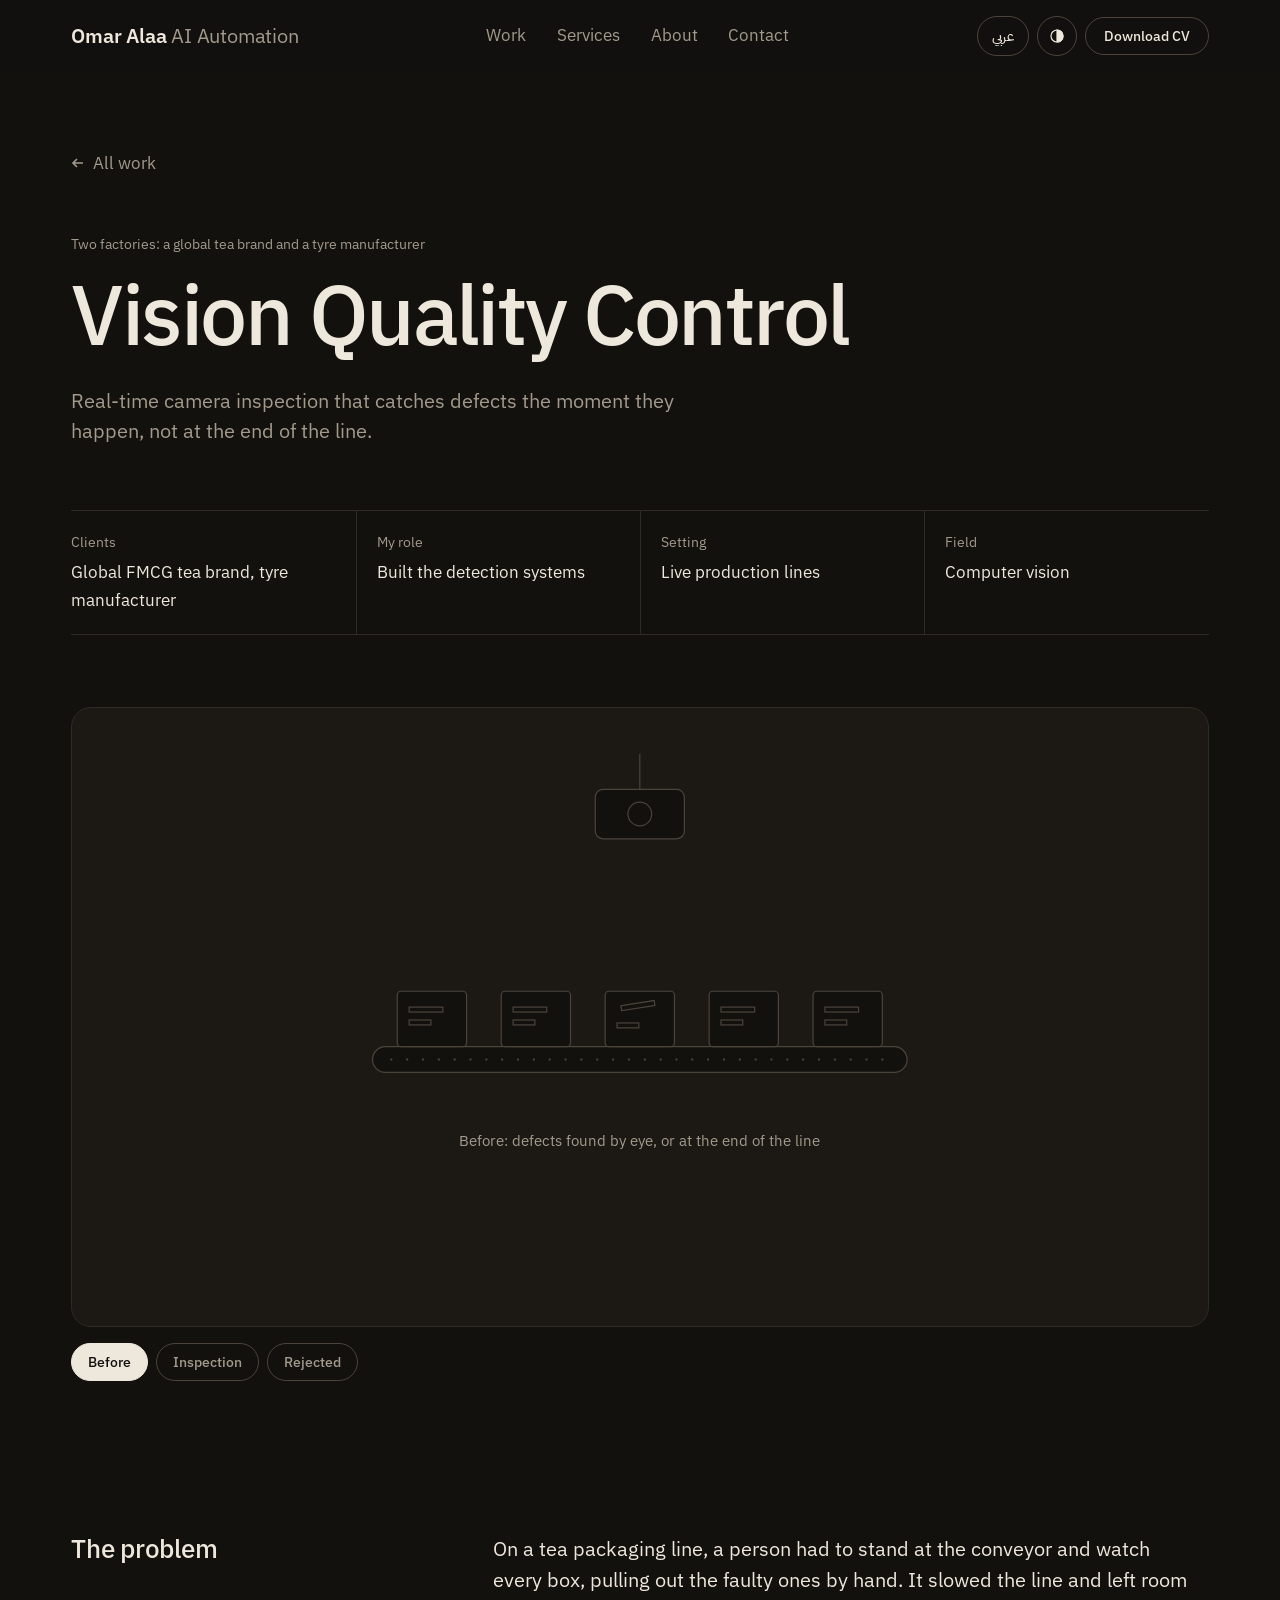
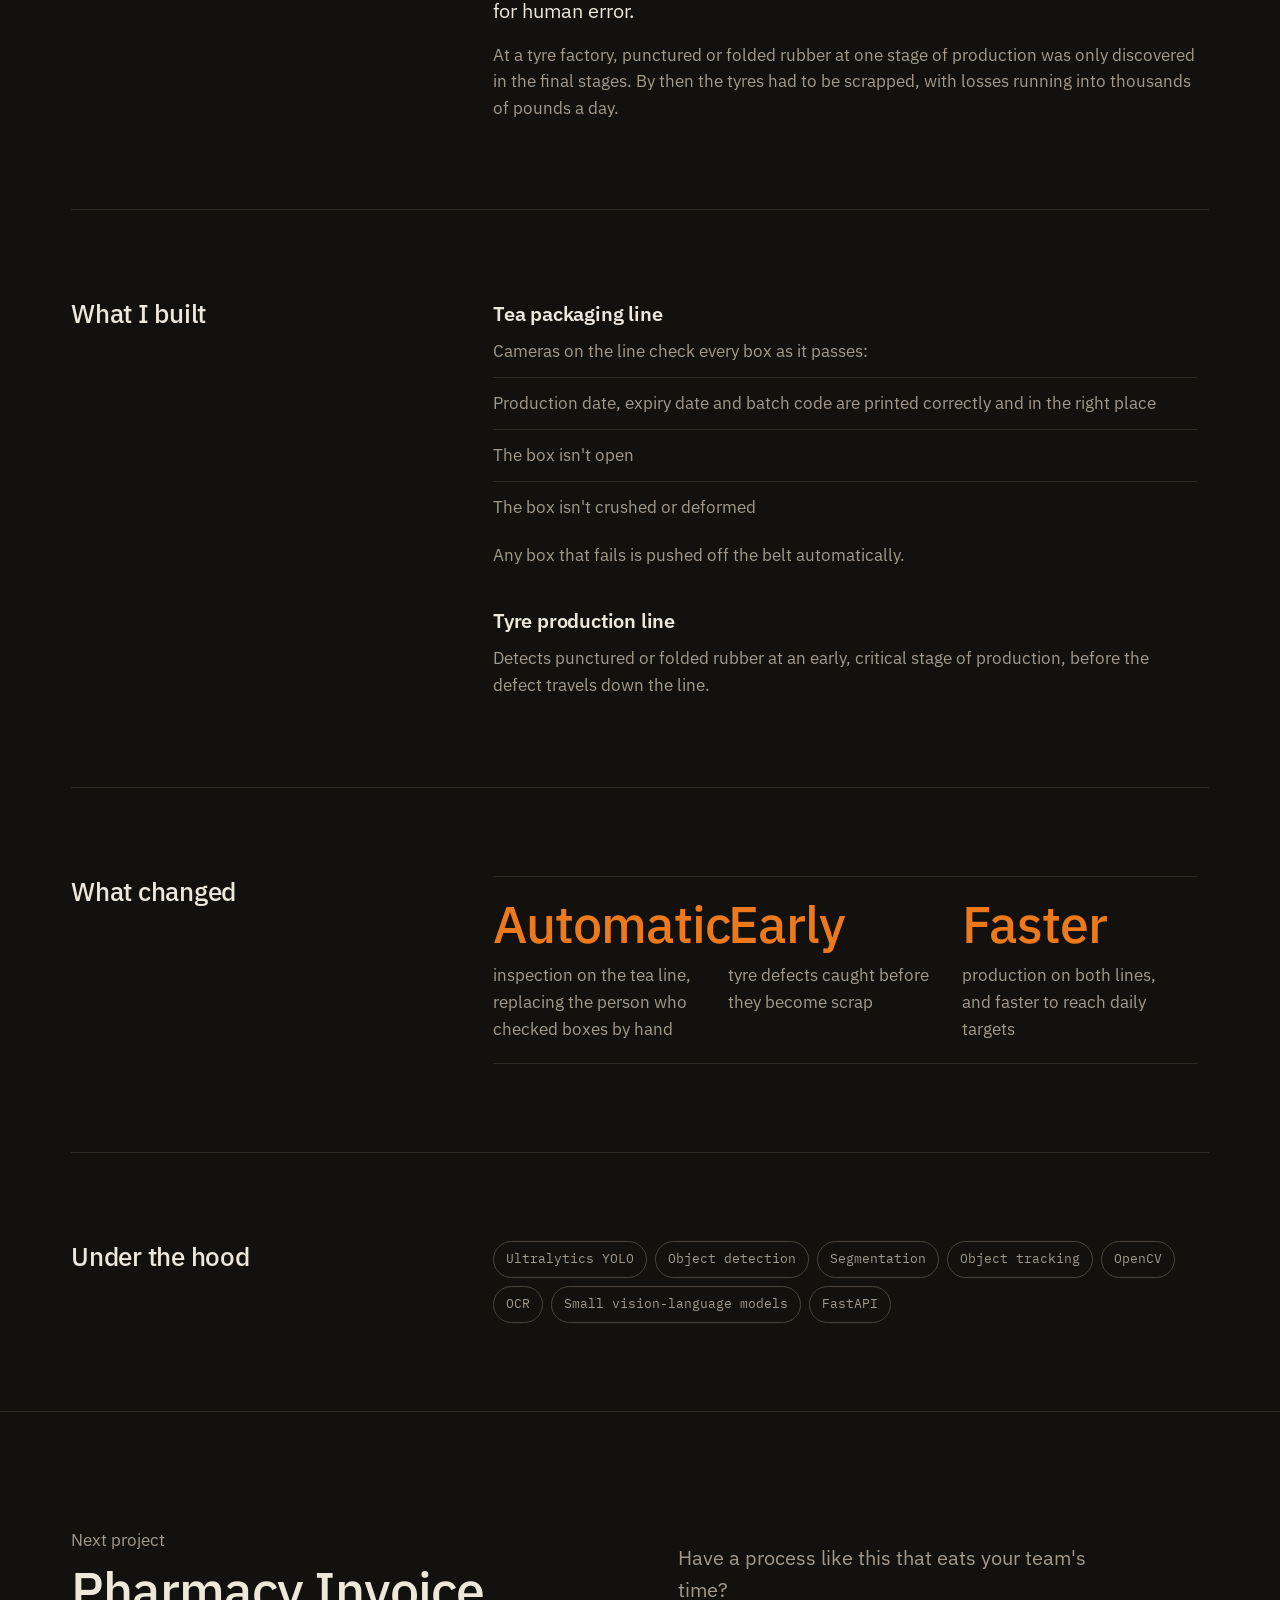
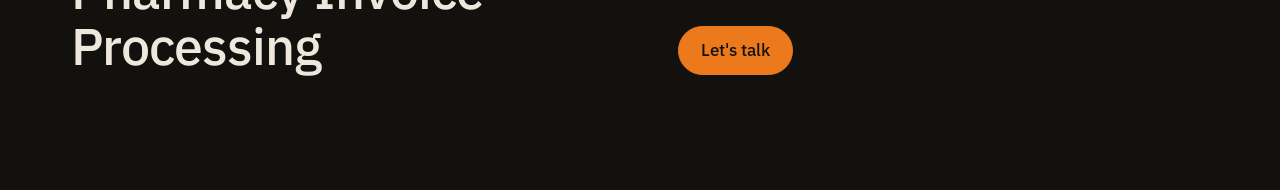
<file: work/vision-quality-control.html>
<!doctype html>
<html lang="en" dir="ltr" data-theme="dark">
<head>
  <meta charset="utf-8">
  <meta name="viewport" content="width=device-width, initial-scale=1">
  <title>Vision Quality Control — Omar Alaa</title>
  <meta name="description" content="Real-time camera inspection that catches defects the moment they happen, not at the end of the line.">
  <meta property="og:title" content="Vision Quality Control — Omar Alaa">
  <meta property="og:description" content="Real-time camera inspection that catches defects the moment they happen, not at the end of the line.">
  <meta property="og:type" content="article">
  <meta name="theme-color" content="#13110E">
  <link rel="alternate" hreflang="en" href="vision-quality-control.html">
  <link rel="alternate" hreflang="ar" href="../ar/work/vision-quality-control.html">
  <script>
    try {
      var t = localStorage.getItem("theme"); if (t) document.documentElement.setAttribute("data-theme", t);
      var l = localStorage.getItem("lang"), alt = l && l !== document.documentElement.lang && document.querySelector('link[rel="alternate"][hreflang="' + l + '"]');
      if (alt) location.replace(alt.href + location.hash);
    } catch (e) {}
  </script>
  <link rel="preload" href="../assets/fonts/ibm-plex-sans-latin-500-normal.woff2" as="font" type="font/woff2" crossorigin>
  <link rel="stylesheet" href="../assets/css/style.css">
</head>
<body>
<a class="skip" href="#main">Skip to content</a>

<header class="nav" id="nav">
  <div class="wrap nav-inner">
    <a class="brand" href="../index.html">Omar Alaa <span>AI Automation</span></a>
    <nav class="nav-links" aria-label="Sections">
      <a href="../index.html#work">Work</a>
      <a href="../index.html#services">Services</a>
      <a href="../index.html#about">About</a>
      <a href="../index.html#contact">Contact</a>
    </nav>
    <div class="nav-tools">
      <a class="lang-link" href="../ar/work/vision-quality-control.html" hreflang="ar" lang="ar">عربي</a>
      <button class="icon-btn" id="theme-toggle" type="button" aria-label="Switch to light theme">
        <svg viewBox="0 0 24 24" fill="none" stroke="currentColor" stroke-width="1.6" aria-hidden="true"><circle cx="12" cy="12" r="8"/><path d="M12 4a8 8 0 0 1 0 16z" fill="currentColor"/></svg>
      </button>
      <a class="btn" href="../Omar_Alaa_Eldeen_CV.pdf" download>Download CV</a>
    </div>
  </div>
</header>

<main id="main">
  <section class="case-hero">
    <div class="wrap">
      <a class="back" href="../index.html#work"><svg viewBox="0 0 14 14" fill="none" stroke="currentColor" stroke-width="1.6" aria-hidden="true"><path d="M12 7H2M6 3 2 7l4 4"/></svg>All work</a>
      <span class="story-index">Two factories: a global tea brand and a tyre manufacturer</span>
      <h1 data-reveal>Vision Quality Control</h1>
      <p class="lead">Real-time camera inspection that catches defects the moment they happen, not at the end of the line.</p>
      <dl class="case-facts"><div><dt>Clients</dt><dd>Global FMCG tea brand, tyre manufacturer</dd></div><div><dt>My role</dt><dd>Built the detection systems</dd></div><div><dt>Setting</dt><dd>Live production lines</dd></div><div><dt>Field</dt><dd>Computer vision</dd></div></dl>

      <div class="case-visual" data-switch>
        <div class="stage-frame">
          <svg viewBox="0 0 600 600" data-stage role="img" aria-label="Illustration of the project">
            <line class="d-line" x1="300" y1="34" x2="300" y2="70"/>
            <rect class="d-box" x="255" y="70" width="90" height="50" rx="8"/>
            <circle class="d-line" cx="300" cy="95" r="12"/>
            <polygon class="qc-beam" points="282,120 318,120 352,274 248,274"/>

            <rect class="d-box" x="30" y="330" width="540" height="26" rx="13"/>
            <line class="qc-belt-move" x1="48" y1="343" x2="552" y2="343"/>

            <g><rect class="qc-box" x="55" y="274" width="70" height="56" rx="4"/><rect class="d-line" x="67" y="290" width="34" height="5"/><rect class="d-line" x="67" y="303" width="22" height="5"/></g>
            <g><rect class="qc-box" x="160" y="274" width="70" height="56" rx="4"/><rect class="d-line" x="172" y="290" width="34" height="5"/><rect class="d-line" x="172" y="303" width="22" height="5"/></g>
            <g class="qc-bad"><rect class="qc-box" x="265" y="274" width="70" height="56" rx="4"/><rect class="d-line" x="281" y="286" width="34" height="5" transform="rotate(-9 298 288)"/><rect class="d-line" x="277" y="306" width="22" height="5"/></g>
            <g><rect class="qc-box" x="370" y="274" width="70" height="56" rx="4"/><rect class="d-line" x="382" y="290" width="34" height="5"/><rect class="d-line" x="382" y="303" width="22" height="5"/></g>
            <g><rect class="qc-box" x="475" y="274" width="70" height="56" rx="4"/><rect class="d-line" x="487" y="290" width="34" height="5"/><rect class="d-line" x="487" y="303" width="22" height="5"/></g>

            <g class="qc-bad-tag"><line class="d-line d-amber-stroke" x1="340" y1="262" x2="372" y2="236"/><text class="big-num" x="378" y="234" font-size="15">Misprinted date</text></g>

            <text class="d-text qc-late" x="300" y="430" text-anchor="middle">Before: defects found by eye, or at the end of the line</text>

            <g class="qc-bin"><rect class="d-line" x="250" y="430" width="100" height="80" rx="6" stroke-dasharray="5 5"/><text class="d-text" x="300" y="534" text-anchor="middle" font-size="13">Rejected</text></g>
            <text class="d-text-strong qc-result" x="300" y="574" text-anchor="middle">Caught on the line, not at the end</text>
          </svg>
        </div>
        <div class="switch" role="group" aria-label="Show a stage of the project"><button type="button" data-to="1" aria-pressed="false">Before</button><button type="button" data-to="2" aria-pressed="false">Inspection</button><button type="button" data-to="3" aria-pressed="false">Rejected</button></div>
      </div>
    </div>
  </section>

  <div class="wrap">
<section class="case-block"><h2>The problem</h2><div class="case-body">
        <p>On a tea packaging line, a person had to stand at the conveyor and watch every box, pulling out the faulty ones by hand. It slowed the line and left room for human error.</p>
        <p class="muted">At a tyre factory, punctured or folded rubber at one stage of production was only discovered in the final stages. By then the tyres had to be scrapped, with losses running into thousands of pounds a day.</p>
</div></section>
<section class="case-block"><h2>What I built</h2><div class="case-body">
        <div class="module"><h3>Tea packaging line</h3>
          <p>Cameras on the line check every box as it passes:</p>
          <ul>
            <li>Production date, expiry date and batch code are printed correctly and in the right place</li>
            <li>The box isn't open</li>
            <li>The box isn't crushed or deformed</li>
          </ul>
          <p>Any box that fails is pushed off the belt automatically.</p></div>
        <div class="module"><h3>Tyre production line</h3>
          <p>Detects punctured or folded rubber at an early, critical stage of production, before the defect travels down the line.</p></div>
</div></section>
<section class="case-block"><h2>What changed</h2><div class="case-body">
        <div class="case-impact">
          <div><span class="n">Automatic</span><span class="l">inspection on the tea line, replacing the person who checked boxes by hand</span></div>
          <div><span class="n">Early</span><span class="l">tyre defects caught before they become scrap</span></div>
          <div><span class="n">Faster</span><span class="l">production on both lines, and faster to reach daily targets</span></div>
        </div>
</div></section>
<section class="case-block"><h2>Under the hood</h2><div class="case-body">
        <ul class="stack-list"><li>Ultralytics YOLO</li><li>Object detection</li><li>Segmentation</li><li>Object tracking</li><li>OpenCV</li><li>OCR</li><li>Small vision-language models</li><li>FastAPI</li></ul>
</div></section>
  </div>

  <section class="next">
    <div class="wrap">
      <a class="next-link" href="invoice-processing.html"><span>Next project</span><strong>Pharmacy Invoice Processing</strong></a>
      <div class="next-cta">
        <p>Have a process like this that eats your team's time?</p>
        <a class="btn btn-primary" href="../index.html#contact">Let's talk</a>
      </div>
    </div>
  </section>
</main>



<script src="../assets/js/main.js" defer></script>
</body>
</html>
</file>
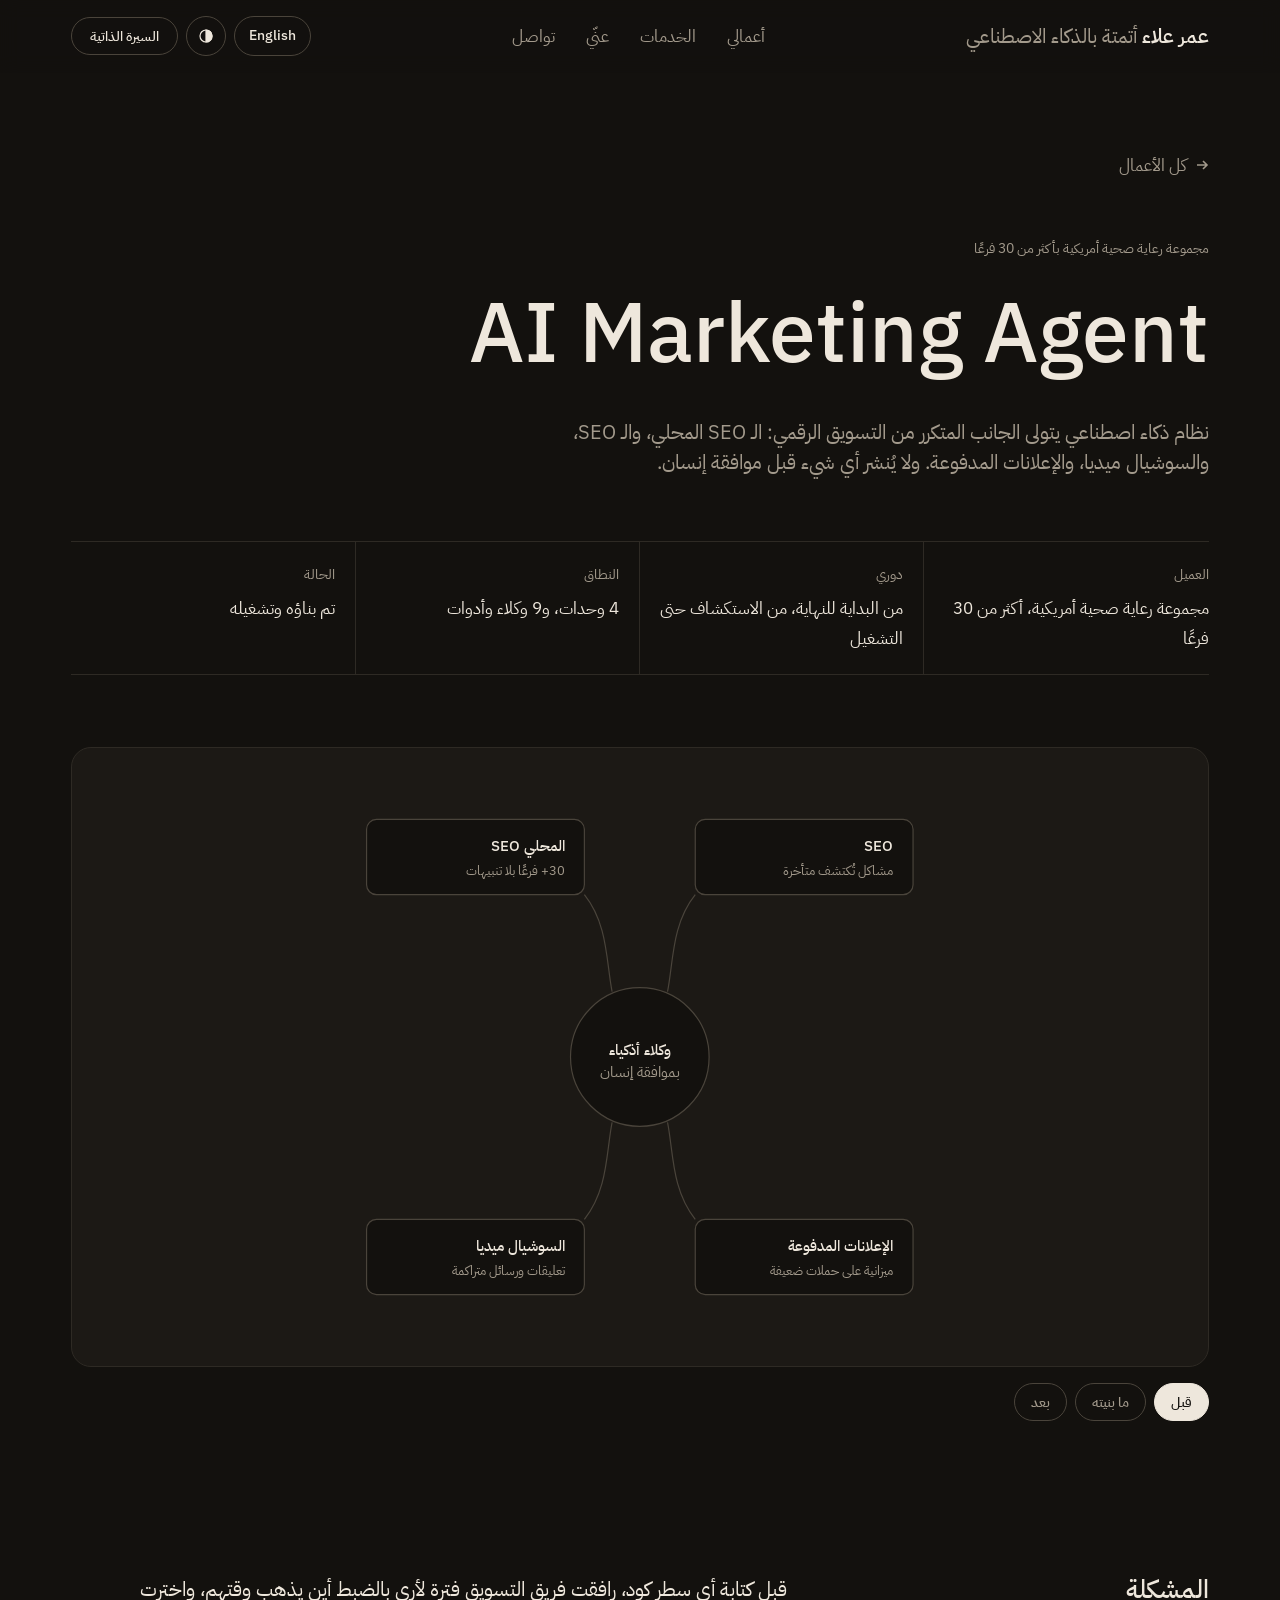
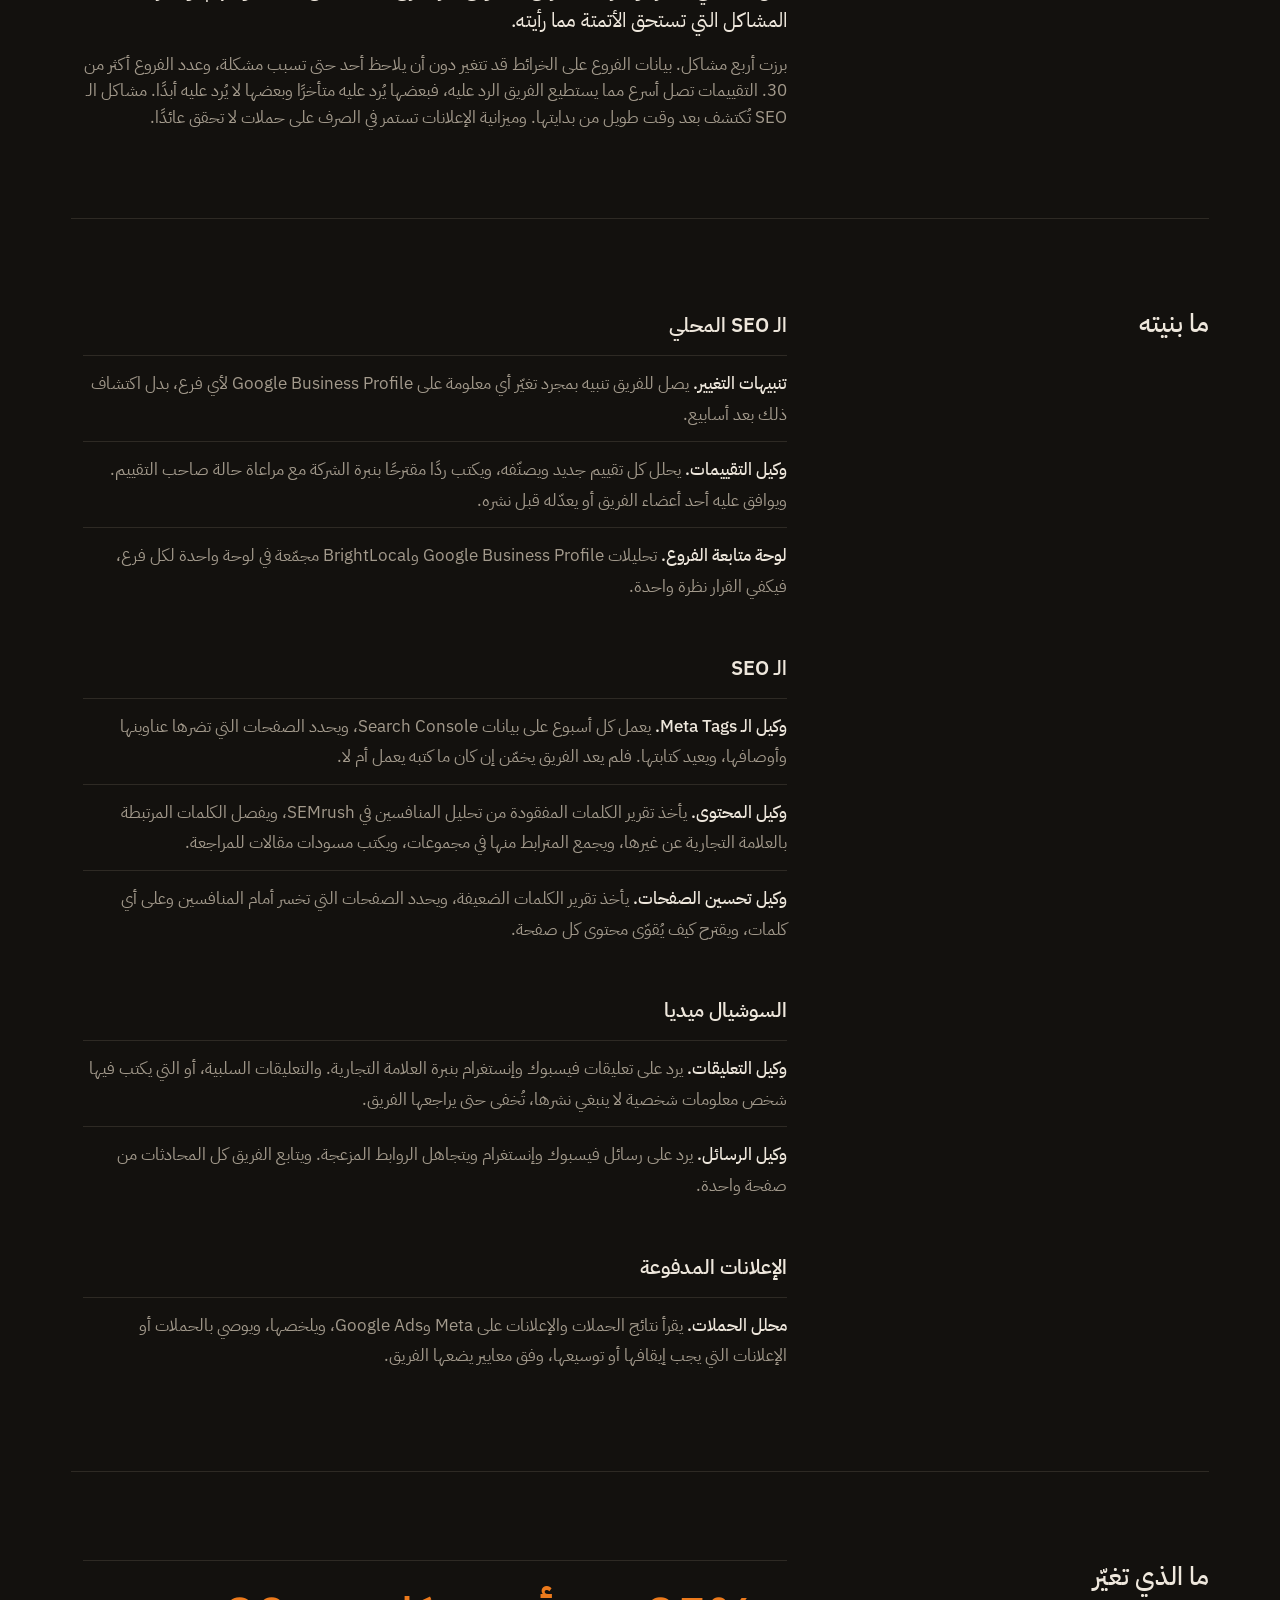
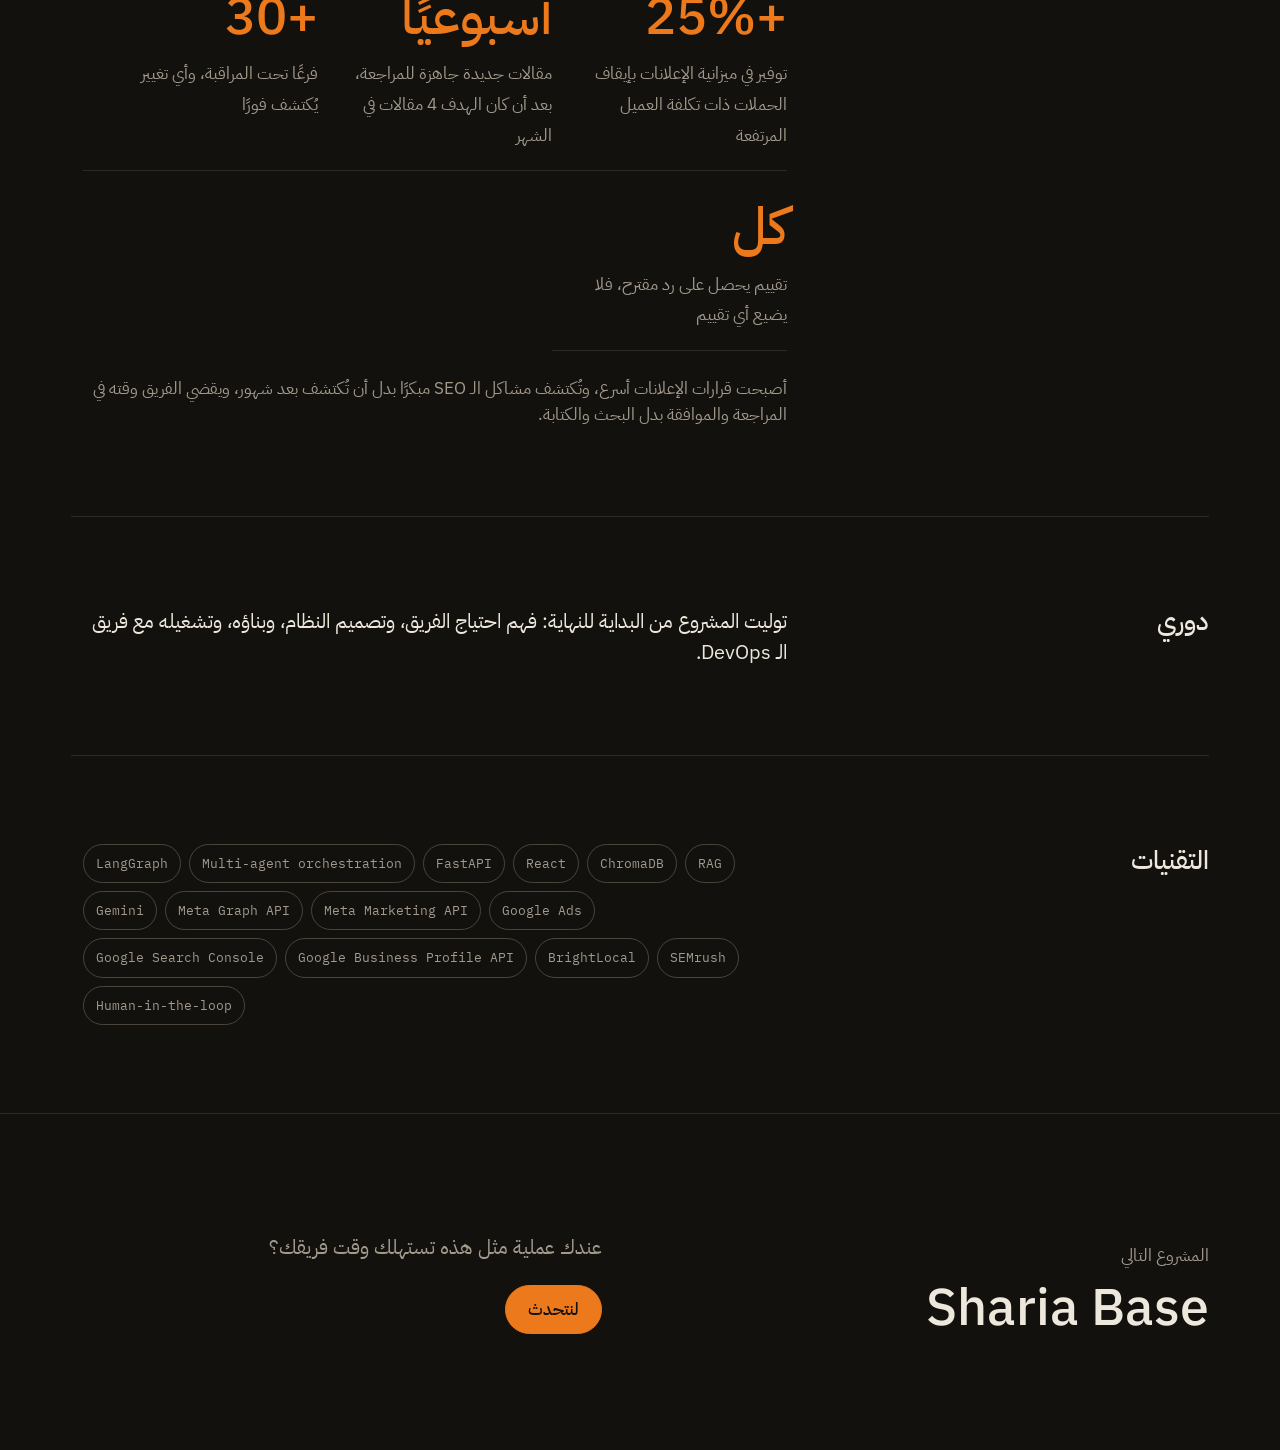
<file: ar/work/ai-marketing-agent.html>
<!doctype html>
<html lang="ar" dir="rtl" data-theme="dark">
<head>
  <meta charset="utf-8">
  <meta name="viewport" content="width=device-width, initial-scale=1">
  <title>AI Marketing Agent — عمر علاء</title>
  <meta name="description" content="نظام ذكاء اصطناعي يتولى الجانب المتكرر من التسويق الرقمي: الـ SEO المحلي، والـ SEO، والسوشيال ميديا، والإعلانات المدفوعة. ولا يُنشر أي شيء قبل موافقة إنسان.">
  <meta property="og:title" content="AI Marketing Agent — عمر علاء">
  <meta property="og:description" content="نظام ذكاء اصطناعي يتولى الجانب المتكرر من التسويق الرقمي: الـ SEO المحلي، والـ SEO، والسوشيال ميديا، والإعلانات المدفوعة. ولا يُنشر أي شيء قبل موافقة إنسان.">
  <meta property="og:type" content="article">
  <meta name="theme-color" content="#13110E">
  <link rel="alternate" hreflang="en" href="../../work/ai-marketing-agent.html">
  <link rel="alternate" hreflang="ar" href="ai-marketing-agent.html">
  <script>
    try {
      var t = localStorage.getItem("theme"); if (t) document.documentElement.setAttribute("data-theme", t);
      var l = localStorage.getItem("lang"), alt = l && l !== document.documentElement.lang && document.querySelector('link[rel="alternate"][hreflang="' + l + '"]');
      if (alt) location.replace(alt.href + location.hash);
    } catch (e) {}
  </script>
  <link rel="preload" href="../../assets/fonts/ibm-plex-sans-latin-500-normal.woff2" as="font" type="font/woff2" crossorigin>
  <link rel="stylesheet" href="../../assets/css/style.css">
</head>
<body>
<a class="skip" href="#main">انتقل إلى المحتوى</a>

<header class="nav" id="nav">
  <div class="wrap nav-inner">
    <a class="brand" href="../index.html">عمر علاء <span>أتمتة بالذكاء الاصطناعي</span></a>
    <nav class="nav-links" aria-label="الأقسام">
      <a href="../index.html#work">أعمالي</a>
      <a href="../index.html#services">الخدمات</a>
      <a href="../index.html#about">عنّي</a>
      <a href="../index.html#contact">تواصل</a>
    </nav>
    <div class="nav-tools">
      <a class="lang-link" href="../../work/ai-marketing-agent.html" hreflang="en" lang="en">English</a>
      <button class="icon-btn" id="theme-toggle" type="button" aria-label="التبديل إلى الوضع الفاتح">
        <svg viewBox="0 0 24 24" fill="none" stroke="currentColor" stroke-width="1.6" aria-hidden="true"><circle cx="12" cy="12" r="8"/><path d="M12 4a8 8 0 0 1 0 16z" fill="currentColor"/></svg>
      </button>
      <a class="btn" href="../../Omar_Alaa_Eldeen_CV.pdf" download>السيرة الذاتية</a>
    </div>
  </div>
</header>

<main id="main">
  <section class="case-hero">
    <div class="wrap">
      <a class="back" href="../index.html#work"><svg viewBox="0 0 14 14" fill="none" stroke="currentColor" stroke-width="1.6" aria-hidden="true"><path d="M12 7H2M6 3 2 7l4 4"/></svg>كل الأعمال</a>
      <span class="story-index">مجموعة رعاية صحية أمريكية بأكثر من 30 فرعًا</span>
      <h1 data-reveal>AI Marketing Agent</h1>
      <p class="lead">نظام ذكاء اصطناعي يتولى الجانب المتكرر من التسويق الرقمي: الـ SEO المحلي، والـ SEO، والسوشيال ميديا، والإعلانات المدفوعة. ولا يُنشر أي شيء قبل موافقة إنسان.</p>
      <dl class="case-facts"><div><dt>العميل</dt><dd>مجموعة رعاية صحية أمريكية، أكثر من 30 فرعًا</dd></div><div><dt>دوري</dt><dd>من البداية للنهاية، من الاستكشاف حتى التشغيل</dd></div><div><dt>النطاق</dt><dd>4 وحدات، و9 وكلاء وأدوات</dd></div><div><dt>الحالة</dt><dd>تم بناؤه وتشغيله</dd></div></dl>

      <div class="case-visual" data-switch>
        <div class="stage-frame">
          <svg viewBox="0 0 600 600" data-stage role="img" aria-label="رسم توضيحي للمشروع">
            <g class="mk-graph">
              <path class="d-line" d="M244 136 C268 166 266 204 272 234"/>
              <path class="d-line" d="M356 136 C332 166 334 204 328 234"/>
              <path class="d-line" d="M244 464 C268 434 266 396 272 366"/>
              <path class="d-line" d="M356 464 C332 434 334 396 328 366"/>
              <path class="d-line mk-wire" d="M244 136 C268 166 266 204 272 234"/>
              <path class="d-line mk-wire" d="M356 136 C332 166 334 204 328 234"/>
              <path class="d-line mk-wire" d="M244 464 C268 434 266 396 272 366"/>
              <path class="d-line mk-wire" d="M356 464 C332 434 334 396 328 366"/>

              <g class="mk-hub"><circle class="d-box" cx="300" cy="300" r="70"/>
                <text class="d-text-strong" x="300" y="298" text-anchor="middle">وكلاء أذكياء</text>
                <text class="d-text" x="300" y="320" text-anchor="middle" font-size="13">بموافقة إنسان</text></g>

              <g class="mk-node"><rect class="d-box" x="24" y="60" width="220" height="76" rx="10"/>
                <text class="d-text-strong" x="224" text-anchor="end" y="92">SEO المحلي</text>
                <text class="mk-issue" x="224" text-anchor="end" y="116">30+ فرعًا بلا تنبيهات</text>
                <text class="mk-sol" x="224" text-anchor="end" y="116">تنبيه فوري بأي تغيير</text></g>
              <g class="mk-node"><rect class="d-box" x="356" y="60" width="220" height="76" rx="10"/>
                <text class="d-text-strong" x="556" text-anchor="end" y="92">SEO</text>
                <text class="mk-issue" x="556" text-anchor="end" y="116">مشاكل تُكتشف متأخرة</text>
                <text class="mk-sol" x="556" text-anchor="end" y="116">تحسين أسبوعي ومقالات جديدة</text></g>
              <g class="mk-node"><rect class="d-box" x="24" y="464" width="220" height="76" rx="10"/>
                <text class="d-text-strong" x="224" text-anchor="end" y="496">السوشيال ميديا</text>
                <text class="mk-issue" x="224" text-anchor="end" y="520">تعليقات ورسائل متراكمة</text>
                <text class="mk-sol" x="224" text-anchor="end" y="520">ردود بنبرة العلامة</text></g>
              <g class="mk-node"><rect class="d-box" x="356" y="464" width="220" height="76" rx="10"/>
                <text class="d-text-strong" x="556" text-anchor="end" y="496">الإعلانات المدفوعة</text>
                <text class="mk-issue" x="556" text-anchor="end" y="520">ميزانية على حملات ضعيفة</text>
                <text class="mk-sol" x="556" text-anchor="end" y="520">إيقاف أو توسيع بأسباب</text></g>
            </g>
            <g class="mk-result">
              <text class="big-num" x="300" y="300" text-anchor="middle" font-size="112">25%+</text>
              <text class="d-text-strong" x="300" y="345" text-anchor="middle" font-size="19">توفير في ميزانية الإعلانات</text>
              <text class="d-text" x="300" y="380" text-anchor="middle">ومقال جاهز كل أسبوع</text>
            </g>
          </svg>
        </div>
        <div class="switch" role="group" aria-label="اعرض مرحلة من المشروع"><button type="button" data-to="1" aria-pressed="false">قبل</button><button type="button" data-to="2" aria-pressed="false">ما بنيته</button><button type="button" data-to="3" aria-pressed="false">بعد</button></div>
      </div>
    </div>
  </section>

  <div class="wrap">
<section class="case-block"><h2>المشكلة</h2><div class="case-body">
        <p>قبل كتابة أي سطر كود، رافقت فريق التسويق فترة لأرى بالضبط أين يذهب وقتهم، واخترت المشاكل التي تستحق الأتمتة مما رأيته.</p>
        <p class="muted">برزت أربع مشاكل. بيانات الفروع على الخرائط قد تتغير دون أن يلاحظ أحد حتى تسبب مشكلة، وعدد الفروع أكثر من 30. التقييمات تصل أسرع مما يستطيع الفريق الرد عليه، فبعضها يُرد عليه متأخرًا وبعضها لا يُرد عليه أبدًا. مشاكل الـ SEO تُكتشف بعد وقت طويل من بدايتها. وميزانية الإعلانات تستمر في الصرف على حملات لا تحقق عائدًا.</p>
</div></section>
<section class="case-block"><h2>ما بنيته</h2><div class="case-body">
        <div class="module"><h3>الـ SEO المحلي</h3>
          <ul>
            <li><strong>تنبيهات التغيير.</strong> يصل للفريق تنبيه بمجرد تغيّر أي معلومة على Google Business Profile لأي فرع، بدل اكتشاف ذلك بعد أسابيع.</li>
            <li><strong>وكيل التقييمات.</strong> يحلل كل تقييم جديد ويصنّفه، ويكتب ردًا مقترحًا بنبرة الشركة مع مراعاة حالة صاحب التقييم. ويوافق عليه أحد أعضاء الفريق أو يعدّله قبل نشره.</li>
            <li><strong>لوحة متابعة الفروع.</strong> تحليلات Google Business Profile وBrightLocal مجمّعة في لوحة واحدة لكل فرع، فيكفي القرار نظرة واحدة.</li>
          </ul></div>
        <div class="module"><h3>الـ SEO</h3>
          <ul>
            <li><strong>وكيل الـ Meta Tags.</strong> يعمل كل أسبوع على بيانات Search Console، ويحدد الصفحات التي تضرها عناوينها وأوصافها، ويعيد كتابتها. فلم يعد الفريق يخمّن إن كان ما كتبه يعمل أم لا.</li>
            <li><strong>وكيل المحتوى.</strong> يأخذ تقرير الكلمات المفقودة من تحليل المنافسين في SEMrush، ويفصل الكلمات المرتبطة بالعلامة التجارية عن غيرها، ويجمع المترابط منها في مجموعات، ويكتب مسودات مقالات للمراجعة.</li>
            <li><strong>وكيل تحسين الصفحات.</strong> يأخذ تقرير الكلمات الضعيفة، ويحدد الصفحات التي تخسر أمام المنافسين وعلى أي كلمات، ويقترح كيف يُقوّى محتوى كل صفحة.</li>
          </ul></div>
        <div class="module"><h3>السوشيال ميديا</h3>
          <ul>
            <li><strong>وكيل التعليقات.</strong> يرد على تعليقات فيسبوك وإنستغرام بنبرة العلامة التجارية. والتعليقات السلبية، أو التي يكتب فيها شخص معلومات شخصية لا ينبغي نشرها، تُخفى حتى يراجعها الفريق.</li>
            <li><strong>وكيل الرسائل.</strong> يرد على رسائل فيسبوك وإنستغرام ويتجاهل الروابط المزعجة. ويتابع الفريق كل المحادثات من صفحة واحدة.</li>
          </ul></div>
        <div class="module"><h3>الإعلانات المدفوعة</h3>
          <ul>
            <li><strong>محلل الحملات.</strong> يقرأ نتائج الحملات والإعلانات على Meta وGoogle Ads، ويلخصها، ويوصي بالحملات أو الإعلانات التي يجب إيقافها أو توسيعها، وفق معايير يضعها الفريق.</li>
          </ul></div>
</div></section>
<section class="case-block"><h2>ما الذي تغيّر</h2><div class="case-body">
        <div class="case-impact">
          <div><span class="n">+25%</span><span class="l">توفير في ميزانية الإعلانات بإيقاف الحملات ذات تكلفة العميل المرتفعة</span></div>
          <div><span class="n">أسبوعيًا</span><span class="l">مقالات جديدة جاهزة للمراجعة، بعد أن كان الهدف 4 مقالات في الشهر</span></div>
          <div><span class="n">+30</span><span class="l">فرعًا تحت المراقبة، وأي تغيير يُكتشف فورًا</span></div>
          <div><span class="n">كل</span><span class="l">تقييم يحصل على رد مقترح، فلا يضيع أي تقييم</span></div>
        </div>
        <p class="muted" style="margin-top:24px">أصبحت قرارات الإعلانات أسرع، وتُكتشف مشاكل الـ SEO مبكرًا بدل أن تُكتشف بعد شهور، ويقضي الفريق وقته في المراجعة والموافقة بدل البحث والكتابة.</p>
</div></section>
<section class="case-block"><h2>دوري</h2><div class="case-body">
        <p>توليت المشروع من البداية للنهاية: فهم احتياج الفريق، وتصميم النظام، وبناؤه، وتشغيله مع فريق الـ DevOps.</p>
</div></section>
<section class="case-block"><h2>التقنيات</h2><div class="case-body">
        <ul class="stack-list" dir="ltr"><li>LangGraph</li><li>Multi-agent orchestration</li><li>FastAPI</li><li>React</li><li>ChromaDB</li><li>RAG</li><li>Gemini</li><li>Meta Graph API</li><li>Meta Marketing API</li><li>Google Ads</li><li>Google Search Console</li><li>Google Business Profile API</li><li>BrightLocal</li><li>SEMrush</li><li>Human-in-the-loop</li></ul>
</div></section>
  </div>

  <section class="next">
    <div class="wrap">
      <a class="next-link" href="sharia-base.html"><span>المشروع التالي</span><strong>Sharia Base</strong></a>
      <div class="next-cta">
        <p>عندك عملية مثل هذه تستهلك وقت فريقك؟</p>
        <a class="btn btn-primary" href="../index.html#contact">لنتحدث</a>
      </div>
    </div>
  </section>
</main>



<script src="../../assets/js/main.js" defer></script>
</body>
</html>
</file>
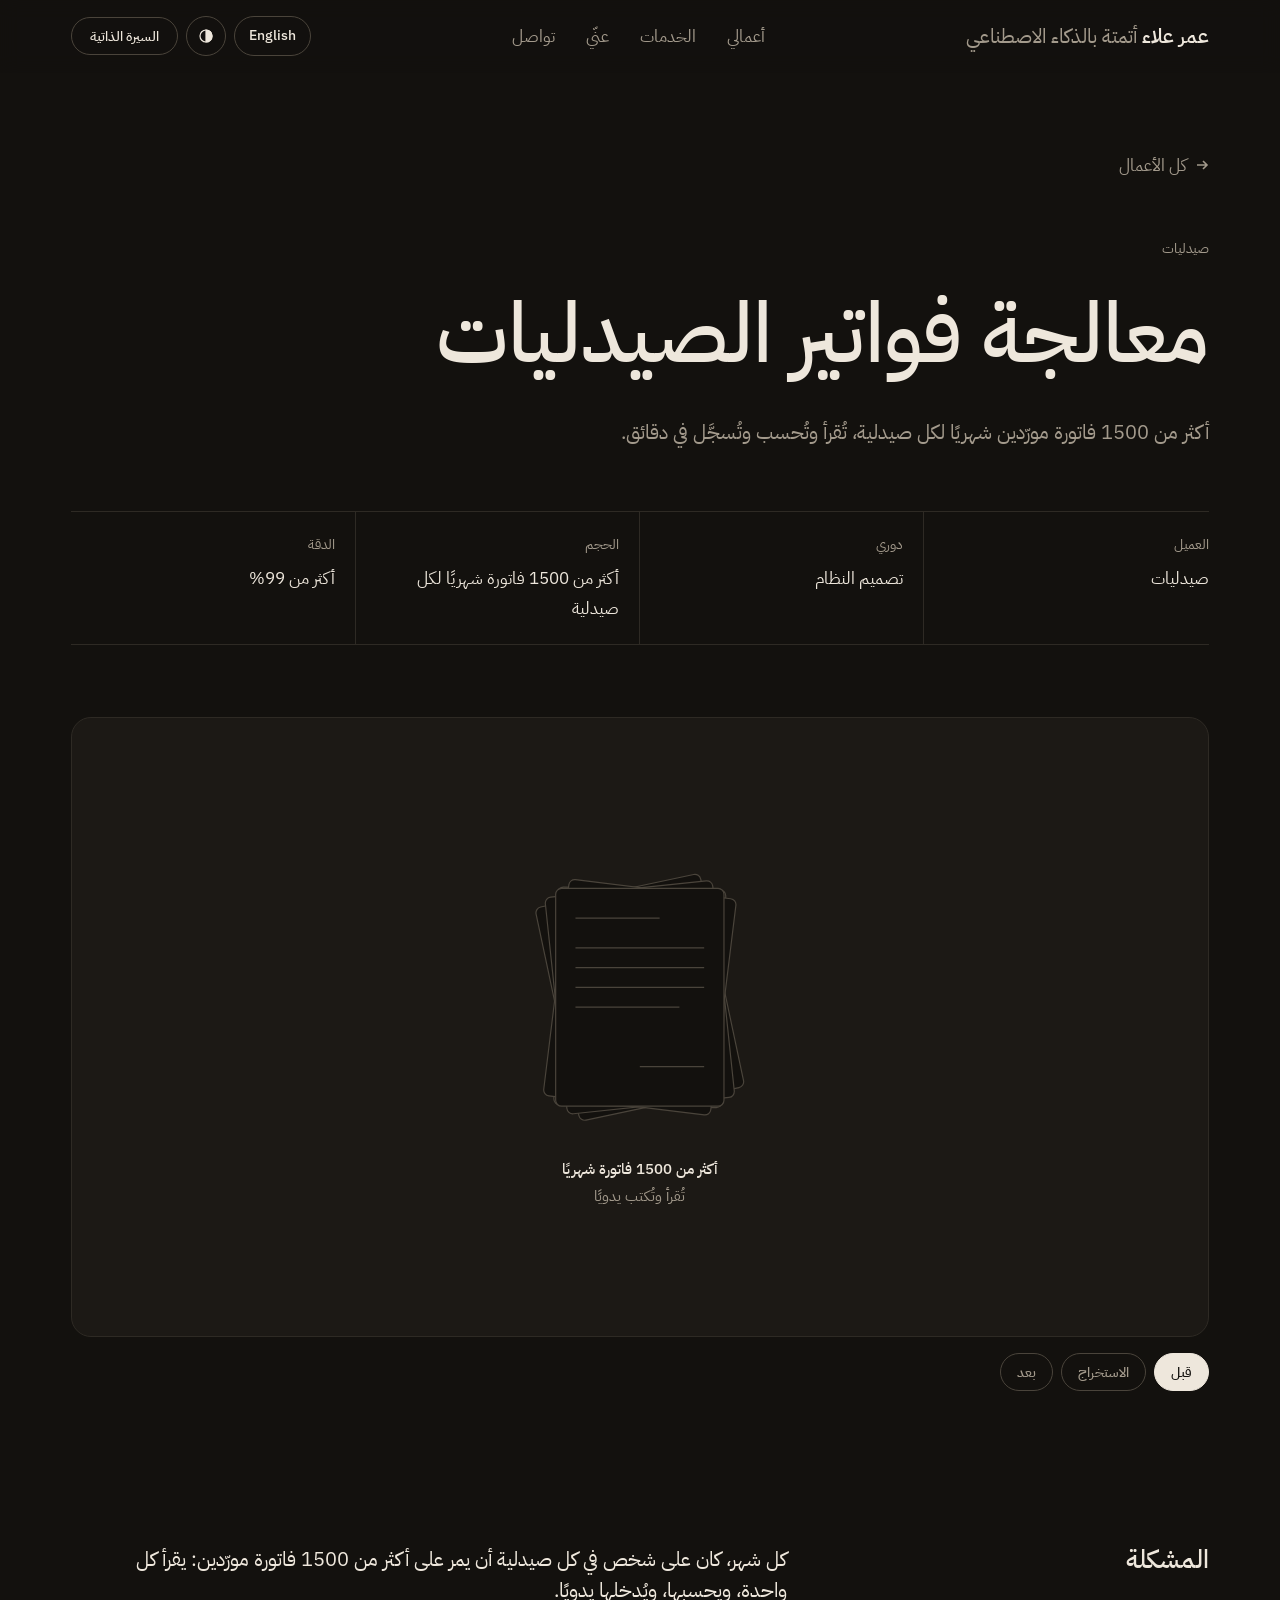
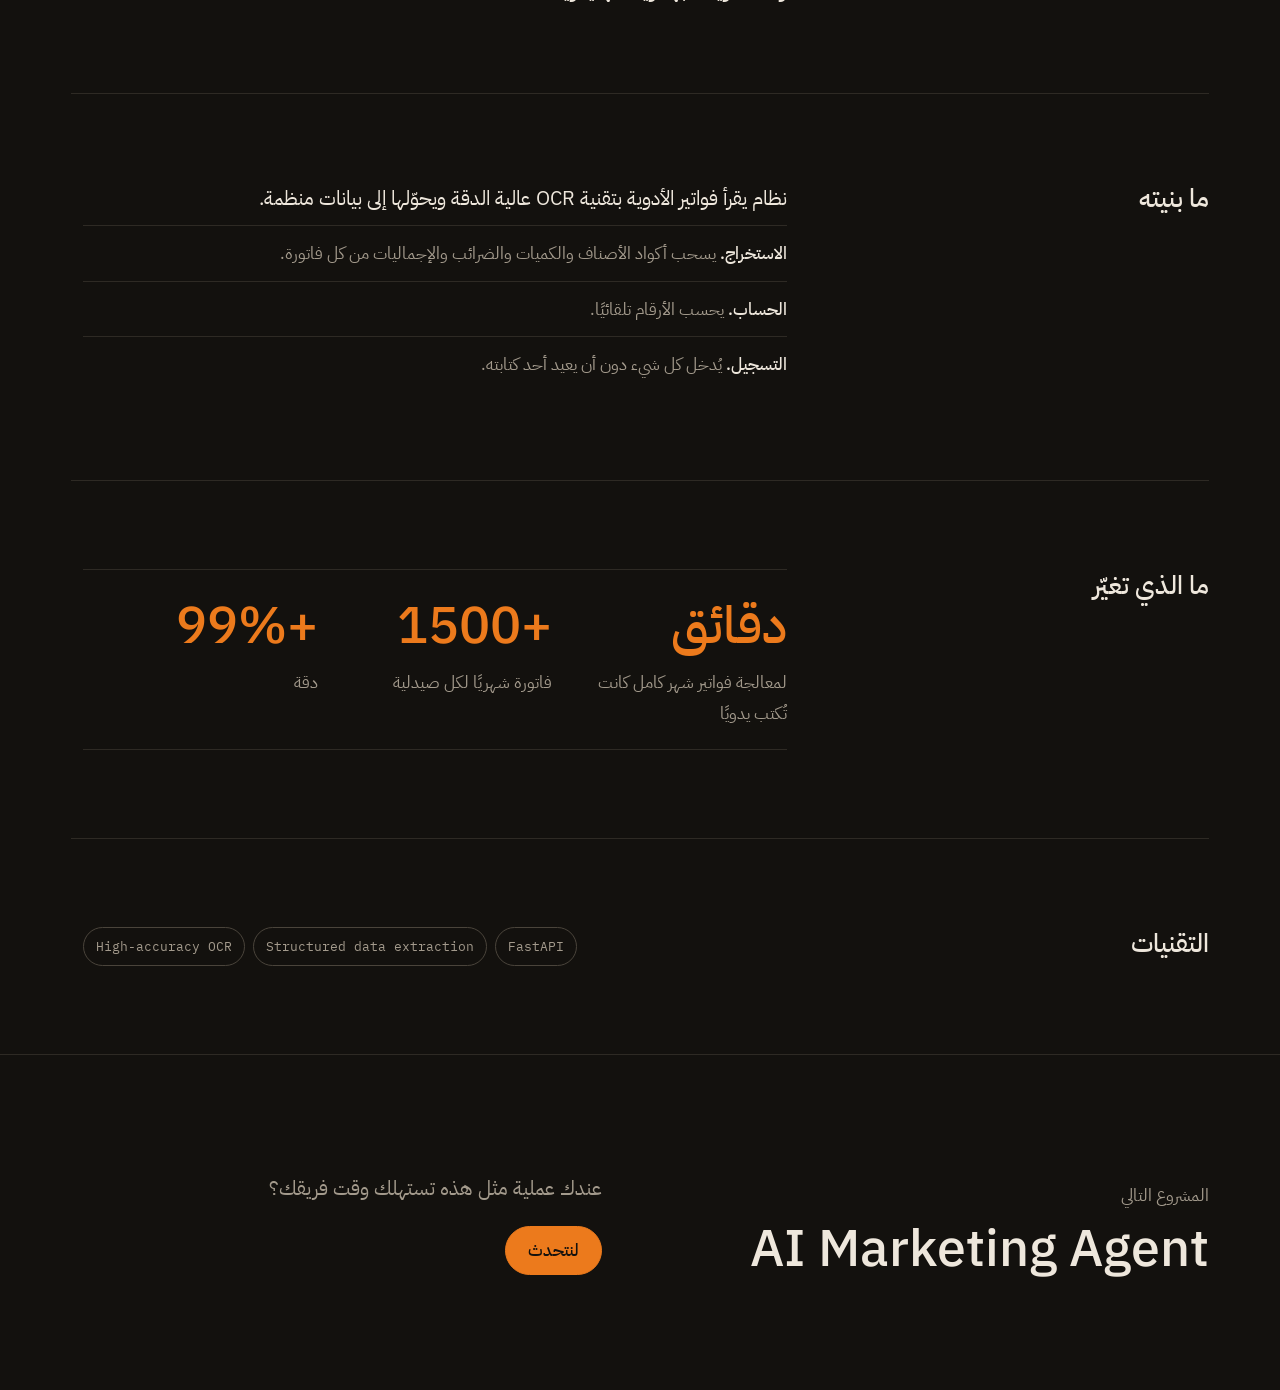
<file: ar/work/invoice-processing.html>
<!doctype html>
<html lang="ar" dir="rtl" data-theme="dark">
<head>
  <meta charset="utf-8">
  <meta name="viewport" content="width=device-width, initial-scale=1">
  <title>معالجة فواتير الصيدليات — عمر علاء</title>
  <meta name="description" content="أكثر من 1500 فاتورة مورّدين شهريًا لكل صيدلية، تُقرأ وتُحسب وتُسجَّل في دقائق.">
  <meta property="og:title" content="معالجة فواتير الصيدليات — عمر علاء">
  <meta property="og:description" content="أكثر من 1500 فاتورة مورّدين شهريًا لكل صيدلية، تُقرأ وتُحسب وتُسجَّل في دقائق.">
  <meta property="og:type" content="article">
  <meta name="theme-color" content="#13110E">
  <link rel="alternate" hreflang="en" href="../../work/invoice-processing.html">
  <link rel="alternate" hreflang="ar" href="invoice-processing.html">
  <script>
    try {
      var t = localStorage.getItem("theme"); if (t) document.documentElement.setAttribute("data-theme", t);
      var l = localStorage.getItem("lang"), alt = l && l !== document.documentElement.lang && document.querySelector('link[rel="alternate"][hreflang="' + l + '"]');
      if (alt) location.replace(alt.href + location.hash);
    } catch (e) {}
  </script>
  <link rel="preload" href="../../assets/fonts/ibm-plex-sans-latin-500-normal.woff2" as="font" type="font/woff2" crossorigin>
  <link rel="stylesheet" href="../../assets/css/style.css">
</head>
<body>
<a class="skip" href="#main">انتقل إلى المحتوى</a>

<header class="nav" id="nav">
  <div class="wrap nav-inner">
    <a class="brand" href="../index.html">عمر علاء <span>أتمتة بالذكاء الاصطناعي</span></a>
    <nav class="nav-links" aria-label="الأقسام">
      <a href="../index.html#work">أعمالي</a>
      <a href="../index.html#services">الخدمات</a>
      <a href="../index.html#about">عنّي</a>
      <a href="../index.html#contact">تواصل</a>
    </nav>
    <div class="nav-tools">
      <a class="lang-link" href="../../work/invoice-processing.html" hreflang="en" lang="en">English</a>
      <button class="icon-btn" id="theme-toggle" type="button" aria-label="التبديل إلى الوضع الفاتح">
        <svg viewBox="0 0 24 24" fill="none" stroke="currentColor" stroke-width="1.6" aria-hidden="true"><circle cx="12" cy="12" r="8"/><path d="M12 4a8 8 0 0 1 0 16z" fill="currentColor"/></svg>
      </button>
      <a class="btn" href="../../Omar_Alaa_Eldeen_CV.pdf" download>السيرة الذاتية</a>
    </div>
  </div>
</header>

<main id="main">
  <section class="case-hero">
    <div class="wrap">
      <a class="back" href="../index.html#work"><svg viewBox="0 0 14 14" fill="none" stroke="currentColor" stroke-width="1.6" aria-hidden="true"><path d="M12 7H2M6 3 2 7l4 4"/></svg>كل الأعمال</a>
      <span class="story-index">صيدليات</span>
      <h1 data-reveal>معالجة فواتير الصيدليات</h1>
      <p class="lead">أكثر من 1500 فاتورة مورّدين شهريًا لكل صيدلية، تُقرأ وتُحسب وتُسجَّل في دقائق.</p>
      <dl class="case-facts"><div><dt>العميل</dt><dd>صيدليات</dd></div><div><dt>دوري</dt><dd>تصميم النظام</dd></div><div><dt>الحجم</dt><dd>أكثر من 1500 فاتورة شهريًا لكل صيدلية</dd></div><div><dt>الدقة</dt><dd>أكثر من 99%</dd></div></dl>

      <div class="case-visual" data-switch>
        <div class="stage-frame">
          <svg viewBox="0 0 600 600" data-stage role="img" aria-label="رسم توضيحي للمشروع">
            <g transform="rotate(-12 300 270)"><g class="iv-sheet"><rect x="215" y="160" width="170" height="220" rx="6"/></g></g>
            <g transform="rotate(-6 300 270)"><g class="iv-sheet"><rect x="215" y="160" width="170" height="220" rx="6"/></g></g>
            <g transform="rotate(1 300 270)"><g class="iv-sheet"><rect x="215" y="160" width="170" height="220" rx="6"/></g></g>
            <g transform="rotate(7 300 270)"><g class="iv-sheet"><rect x="215" y="160" width="170" height="220" rx="6"/></g></g>
            <g class="iv-sheet">
              <rect x="215" y="160" width="170" height="220" rx="6"/>
              <line class="d-line" x1="235" y1="190" x2="320" y2="190"/>
              <line class="d-line" x1="235" y1="220" x2="365" y2="220"/>
              <line class="d-line" x1="235" y1="240" x2="365" y2="240"/>
              <line class="d-line" x1="235" y1="260" x2="365" y2="260"/>
              <line class="d-line" x1="235" y1="280" x2="340" y2="280"/>
              <line class="d-line" x1="300" y1="340" x2="365" y2="340"/>
            </g>
            <g class="iv-count">
              <text class="d-text-strong" x="300" y="448" text-anchor="middle" font-size="22">أكثر من 1500 فاتورة شهريًا</text>
              <text class="d-text" x="300" y="476" text-anchor="middle">تُقرأ وتُكتب يدويًا</text>
            </g>

            <g class="iv-table">
              <text class="d-text" x="250" y="160" text-anchor="end">الصنف</text>
              <text class="d-text" x="300" y="160">الكمية</text>
              <text class="d-text" x="370" y="160">الضريبة</text>
              <text class="d-text" x="440" y="160">الإجمالي</text>
              <line class="d-line" x1="110" y1="176" x2="490" y2="176"/>
              <g class="iv-row"><rect class="d-line" x="120" y="196" width="130" height="8" rx="4"/><rect class="d-line" x="300" y="196" width="22" height="8" rx="4"/><rect class="d-line" x="370" y="196" width="34" height="8" rx="4"/><rect class="d-amber" x="440" y="196" width="46" height="8" rx="4"/></g>
              <g class="iv-row"><rect class="d-line" x="120" y="232" width="104" height="8" rx="4"/><rect class="d-line" x="300" y="232" width="16" height="8" rx="4"/><rect class="d-line" x="370" y="232" width="30" height="8" rx="4"/><rect class="d-amber" x="440" y="232" width="40" height="8" rx="4"/></g>
              <g class="iv-row"><rect class="d-line" x="120" y="268" width="140" height="8" rx="4"/><rect class="d-line" x="300" y="268" width="22" height="8" rx="4"/><rect class="d-line" x="370" y="268" width="34" height="8" rx="4"/><rect class="d-amber" x="440" y="268" width="48" height="8" rx="4"/></g>
              <g class="iv-row"><rect class="d-line" x="120" y="304" width="90" height="8" rx="4"/><rect class="d-line" x="300" y="304" width="16" height="8" rx="4"/><rect class="d-line" x="370" y="304" width="28" height="8" rx="4"/><rect class="d-amber" x="440" y="304" width="38" height="8" rx="4"/></g>
              <g class="iv-row"><rect class="d-line" x="120" y="340" width="122" height="8" rx="4"/><rect class="d-line" x="300" y="340" width="22" height="8" rx="4"/><rect class="d-line" x="370" y="340" width="34" height="8" rx="4"/><rect class="d-amber" x="440" y="340" width="44" height="8" rx="4"/></g>
              <g class="iv-row"><rect class="d-line" x="120" y="376" width="112" height="8" rx="4"/><rect class="d-line" x="300" y="376" width="16" height="8" rx="4"/><rect class="d-line" x="370" y="376" width="30" height="8" rx="4"/><rect class="d-amber" x="440" y="376" width="42" height="8" rx="4"/></g>
              <line class="d-line" x1="110" y1="408" x2="490" y2="408"/>
            </g>

            <g class="iv-result">
              <text class="big-num" x="300" y="300" text-anchor="middle" font-size="96">دقائق</text>
              <text class="d-text-strong" x="300" y="345" text-anchor="middle" font-size="19">لأكثر من 1500 فاتورة، بدقة تتجاوز 99%</text>
            </g>
          </svg>
        </div>
        <div class="switch" role="group" aria-label="اعرض مرحلة من المشروع"><button type="button" data-to="1" aria-pressed="false">قبل</button><button type="button" data-to="2" aria-pressed="false">الاستخراج</button><button type="button" data-to="3" aria-pressed="false">بعد</button></div>
      </div>
    </div>
  </section>

  <div class="wrap">
<section class="case-block"><h2>المشكلة</h2><div class="case-body">
        <p>كل شهر، كان على شخص في كل صيدلية أن يمر على أكثر من 1500 فاتورة مورّدين: يقرأ كل واحدة، ويحسبها، ويُدخلها يدويًا.</p>
</div></section>
<section class="case-block"><h2>ما بنيته</h2><div class="case-body">
        <p>نظام يقرأ فواتير الأدوية بتقنية OCR عالية الدقة ويحوّلها إلى بيانات منظمة.</p>
        <div class="module"><ul>
          <li><strong>الاستخراج.</strong> يسحب أكواد الأصناف والكميات والضرائب والإجماليات من كل فاتورة.</li>
          <li><strong>الحساب.</strong> يحسب الأرقام تلقائيًا.</li>
          <li><strong>التسجيل.</strong> يُدخل كل شيء دون أن يعيد أحد كتابته.</li>
        </ul></div>
</div></section>
<section class="case-block"><h2>ما الذي تغيّر</h2><div class="case-body">
        <div class="case-impact">
          <div><span class="n">دقائق</span><span class="l">لمعالجة فواتير شهر كامل كانت تُكتب يدويًا</span></div>
          <div><span class="n">+1500</span><span class="l">فاتورة شهريًا لكل صيدلية</span></div>
          <div><span class="n">+99%</span><span class="l">دقة</span></div>
        </div>
</div></section>
<section class="case-block"><h2>التقنيات</h2><div class="case-body">
        <ul class="stack-list" dir="ltr"><li>High-accuracy OCR</li><li>Structured data extraction</li><li>FastAPI</li></ul>
</div></section>
  </div>

  <section class="next">
    <div class="wrap">
      <a class="next-link" href="ai-marketing-agent.html"><span>المشروع التالي</span><strong>AI Marketing Agent</strong></a>
      <div class="next-cta">
        <p>عندك عملية مثل هذه تستهلك وقت فريقك؟</p>
        <a class="btn btn-primary" href="../index.html#contact">لنتحدث</a>
      </div>
    </div>
  </section>
</main>



<script src="../../assets/js/main.js" defer></script>
</body>
</html>
</file>
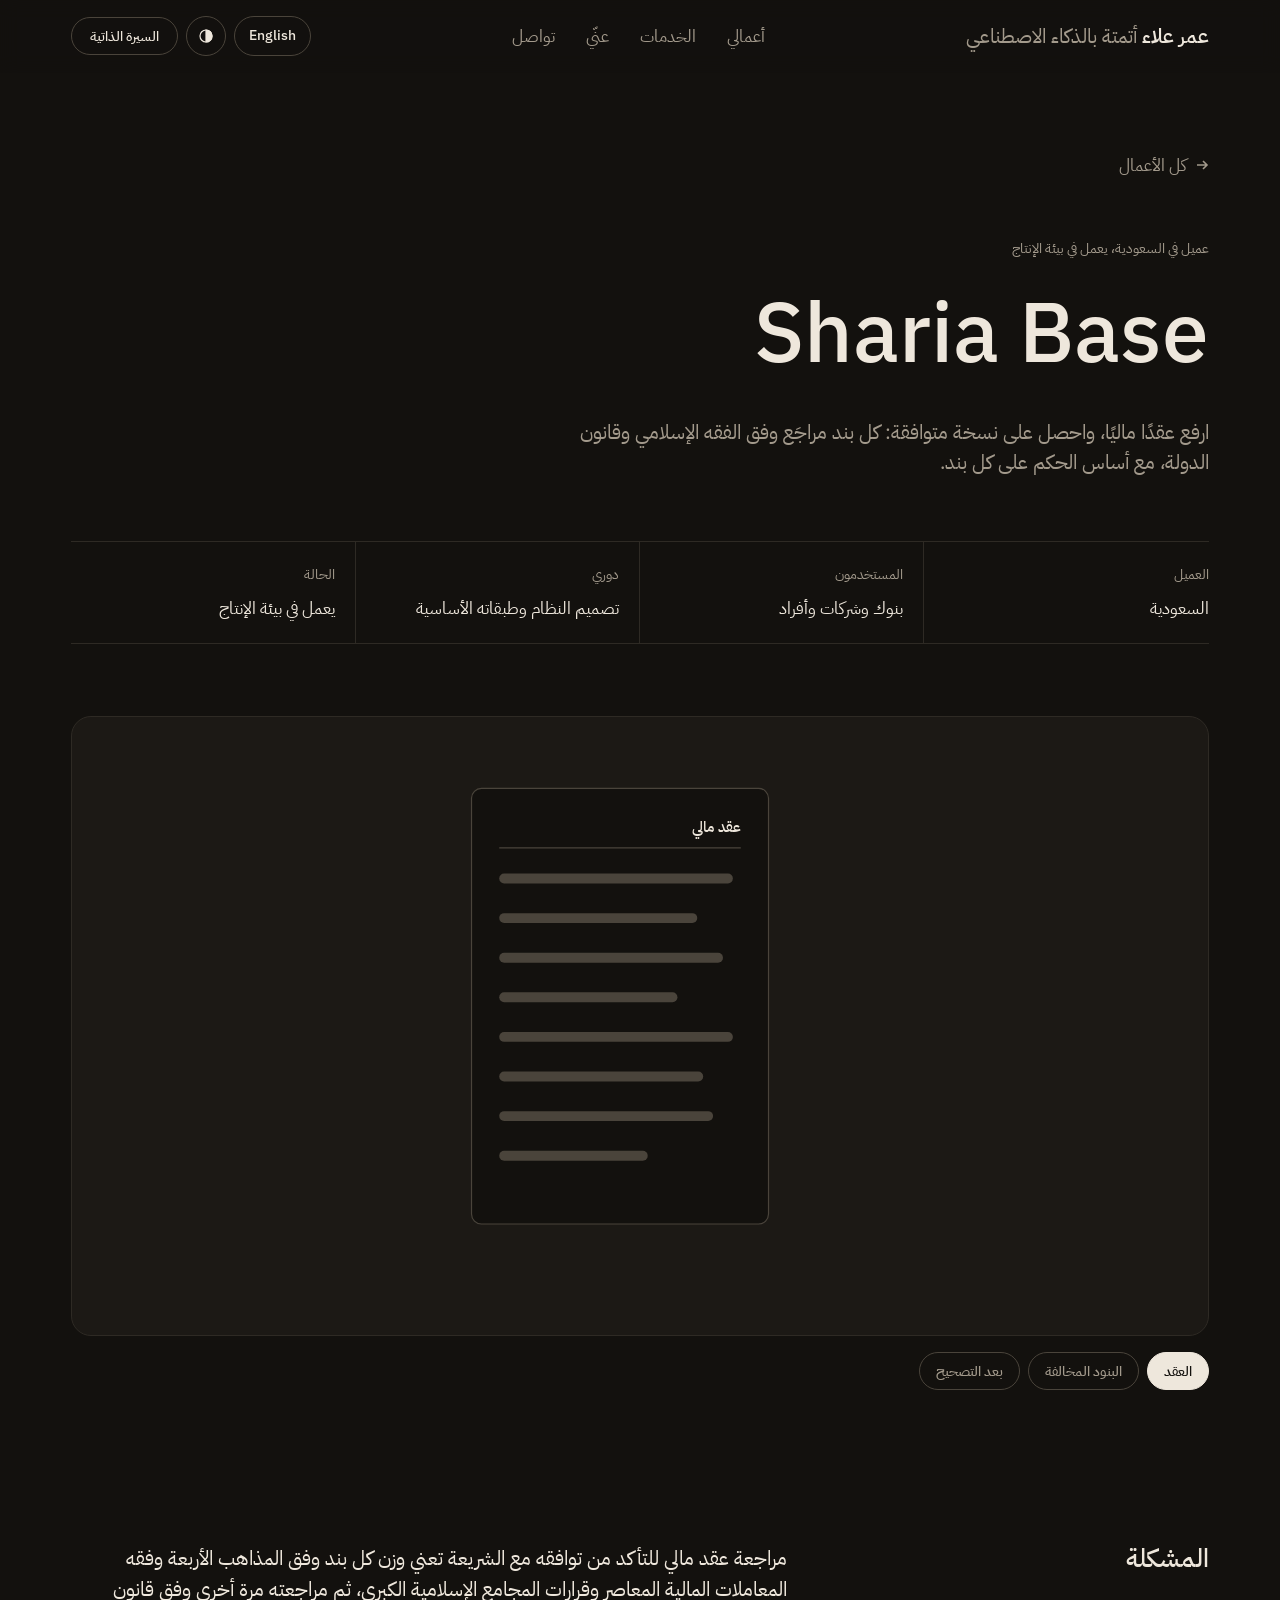
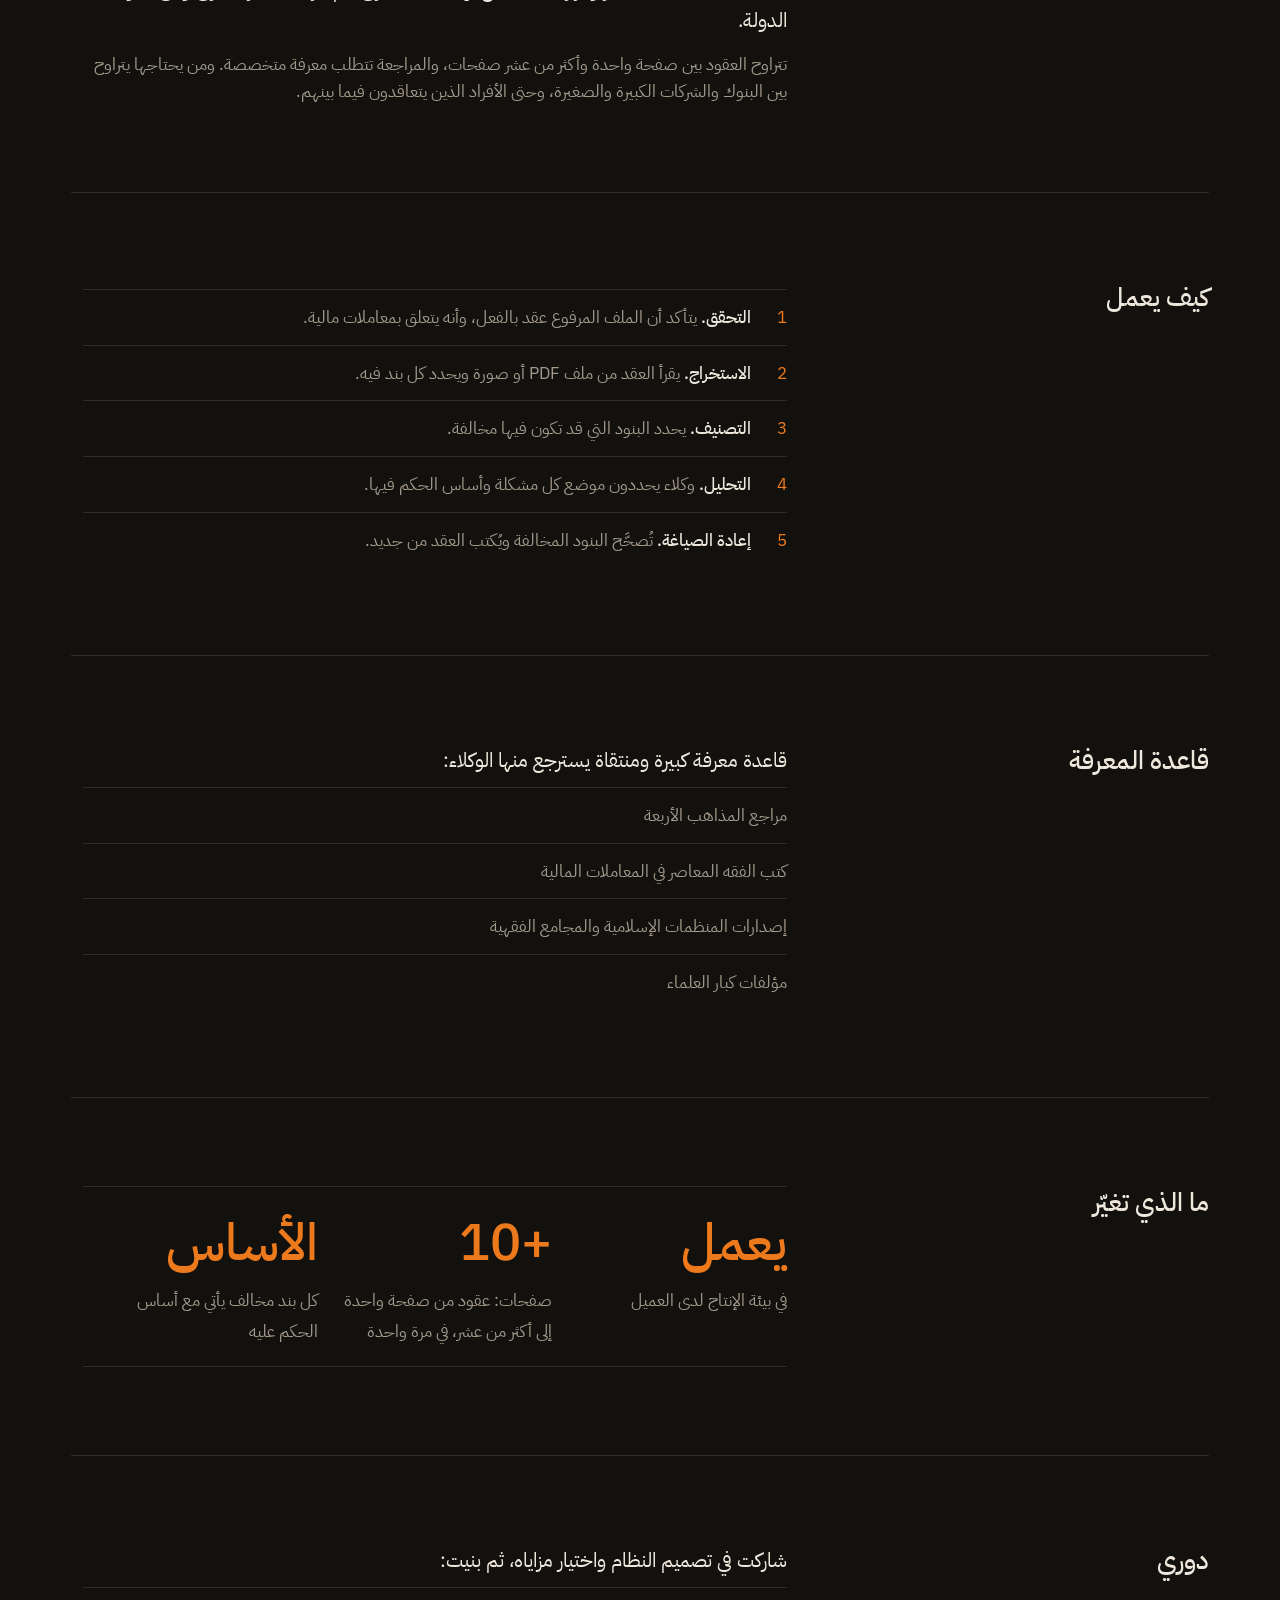
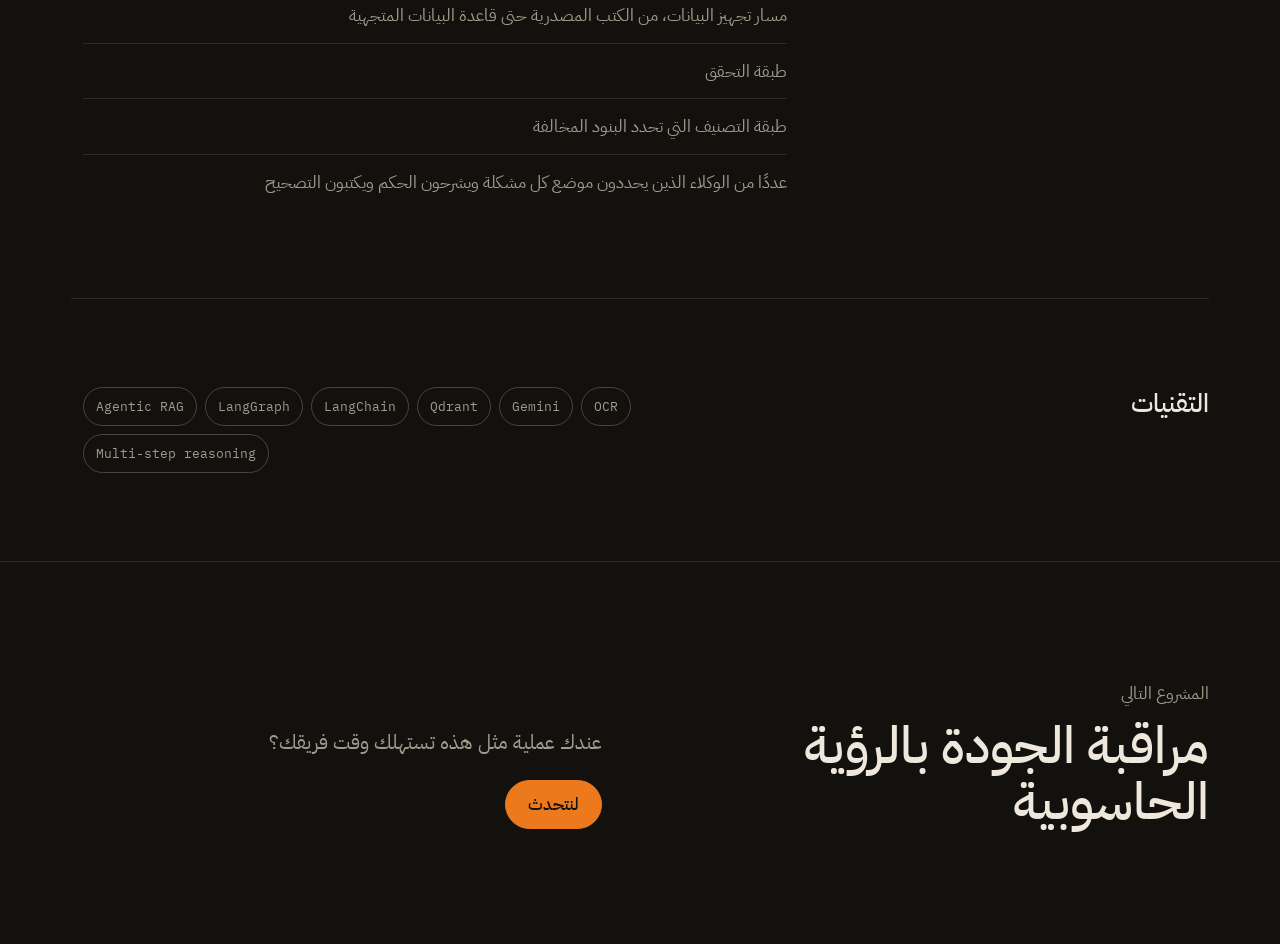
<file: ar/work/sharia-base.html>
<!doctype html>
<html lang="ar" dir="rtl" data-theme="dark">
<head>
  <meta charset="utf-8">
  <meta name="viewport" content="width=device-width, initial-scale=1">
  <title>Sharia Base — عمر علاء</title>
  <meta name="description" content="ارفع عقدًا ماليًا، واحصل على نسخة متوافقة: كل بند مراجَع وفق الفقه الإسلامي وقانون الدولة، مع أساس الحكم على كل بند.">
  <meta property="og:title" content="Sharia Base — عمر علاء">
  <meta property="og:description" content="ارفع عقدًا ماليًا، واحصل على نسخة متوافقة: كل بند مراجَع وفق الفقه الإسلامي وقانون الدولة، مع أساس الحكم على كل بند.">
  <meta property="og:type" content="article">
  <meta name="theme-color" content="#13110E">
  <link rel="alternate" hreflang="en" href="../../work/sharia-base.html">
  <link rel="alternate" hreflang="ar" href="sharia-base.html">
  <script>
    try {
      var t = localStorage.getItem("theme"); if (t) document.documentElement.setAttribute("data-theme", t);
      var l = localStorage.getItem("lang"), alt = l && l !== document.documentElement.lang && document.querySelector('link[rel="alternate"][hreflang="' + l + '"]');
      if (alt) location.replace(alt.href + location.hash);
    } catch (e) {}
  </script>
  <link rel="preload" href="../../assets/fonts/ibm-plex-sans-latin-500-normal.woff2" as="font" type="font/woff2" crossorigin>
  <link rel="stylesheet" href="../../assets/css/style.css">
</head>
<body>
<a class="skip" href="#main">انتقل إلى المحتوى</a>

<header class="nav" id="nav">
  <div class="wrap nav-inner">
    <a class="brand" href="../index.html">عمر علاء <span>أتمتة بالذكاء الاصطناعي</span></a>
    <nav class="nav-links" aria-label="الأقسام">
      <a href="../index.html#work">أعمالي</a>
      <a href="../index.html#services">الخدمات</a>
      <a href="../index.html#about">عنّي</a>
      <a href="../index.html#contact">تواصل</a>
    </nav>
    <div class="nav-tools">
      <a class="lang-link" href="../../work/sharia-base.html" hreflang="en" lang="en">English</a>
      <button class="icon-btn" id="theme-toggle" type="button" aria-label="التبديل إلى الوضع الفاتح">
        <svg viewBox="0 0 24 24" fill="none" stroke="currentColor" stroke-width="1.6" aria-hidden="true"><circle cx="12" cy="12" r="8"/><path d="M12 4a8 8 0 0 1 0 16z" fill="currentColor"/></svg>
      </button>
      <a class="btn" href="../../Omar_Alaa_Eldeen_CV.pdf" download>السيرة الذاتية</a>
    </div>
  </div>
</header>

<main id="main">
  <section class="case-hero">
    <div class="wrap">
      <a class="back" href="../index.html#work"><svg viewBox="0 0 14 14" fill="none" stroke="currentColor" stroke-width="1.6" aria-hidden="true"><path d="M12 7H2M6 3 2 7l4 4"/></svg>كل الأعمال</a>
      <span class="story-index">عميل في السعودية، يعمل في بيئة الإنتاج</span>
      <h1 data-reveal>Sharia Base</h1>
      <p class="lead">ارفع عقدًا ماليًا، واحصل على نسخة متوافقة: كل بند مراجَع وفق الفقه الإسلامي وقانون الدولة، مع أساس الحكم على كل بند.</p>
      <dl class="case-facts"><div><dt>العميل</dt><dd>السعودية</dd></div><div><dt>المستخدمون</dt><dd>بنوك وشركات وأفراد</dd></div><div><dt>دوري</dt><dd>تصميم النظام وطبقاته الأساسية</dd></div><div><dt>الحالة</dt><dd>يعمل في بيئة الإنتاج</dd></div></dl>

      <div class="case-visual" data-switch>
        <div class="stage-frame">
          <svg viewBox="0 0 600 600" data-stage role="img" aria-label="رسم توضيحي للمشروع">
            <rect class="d-box" x="130" y="60" width="300" height="440" rx="10"/>
            <text class="d-text-strong" x="402" y="104" text-anchor="end">عقد مالي</text>
            <line class="d-line" x1="158" y1="120" x2="402" y2="120"/>
            <rect class="sh-clause" x="158" y="146" width="236" height="10" rx="5"/>
            <rect class="sh-clause" x="158" y="186" width="200" height="10" rx="5"/>
            <rect class="sh-clause bad" x="158" y="226" width="226" height="10" rx="5"/>
            <rect class="sh-clause" x="158" y="266" width="180" height="10" rx="5"/>
            <rect class="sh-clause" x="158" y="306" width="236" height="10" rx="5"/>
            <rect class="sh-clause bad" x="158" y="346" width="206" height="10" rx="5"/>
            <rect class="sh-clause" x="158" y="386" width="216" height="10" rx="5"/>
            <rect class="sh-clause" x="158" y="426" width="150" height="10" rx="5"/>
            <rect class="sh-scan d-amber" x="130" y="128" width="300" height="2"/>

            <g class="sh-flag bad-tag"><line class="d-line d-amber-stroke" x1="438" y1="231" x2="452" y2="231"/><text class="big-num" x="458" y="236" font-size="14">غير متوافق</text></g>
            <g class="sh-flag bad-tag"><line class="d-line d-amber-stroke" x1="438" y1="351" x2="452" y2="351"/><text class="big-num" x="458" y="356" font-size="14">غير متوافق</text></g>
            <g class="sh-flag fixed-tag"><line class="d-line" x1="438" y1="231" x2="452" y2="231"/><text class="d-text-strong" x="458" y="236" font-size="14">أُعيدت صياغته</text></g>
            <g class="sh-flag fixed-tag"><line class="d-line" x1="438" y1="351" x2="452" y2="351"/><text class="d-text-strong" x="458" y="356" font-size="14">أُعيدت صياغته</text></g>

            <text class="d-text sh-basis" x="280" y="548" text-anchor="middle">كل تعديل يأتي مع أساسه الفقهي والقانوني</text>
          </svg>
        </div>
        <div class="switch" role="group" aria-label="اعرض مرحلة من المشروع"><button type="button" data-to="1" aria-pressed="false">العقد</button><button type="button" data-to="2" aria-pressed="false">البنود المخالفة</button><button type="button" data-to="3" aria-pressed="false">بعد التصحيح</button></div>
      </div>
    </div>
  </section>

  <div class="wrap">
<section class="case-block"><h2>المشكلة</h2><div class="case-body">
        <p>مراجعة عقد مالي للتأكد من توافقه مع الشريعة تعني وزن كل بند وفق المذاهب الأربعة وفقه المعاملات المالية المعاصر وقرارات المجامع الإسلامية الكبرى، ثم مراجعته مرة أخرى وفق قانون الدولة.</p>
        <p class="muted">تتراوح العقود بين صفحة واحدة وأكثر من عشر صفحات، والمراجعة تتطلب معرفة متخصصة. ومن يحتاجها يتراوح بين البنوك والشركات الكبيرة والصغيرة، وحتى الأفراد الذين يتعاقدون فيما بينهم.</p>
</div></section>
<section class="case-block"><h2>كيف يعمل</h2><div class="case-body">
        <ol class="flow">
          <li><span><strong>التحقق.</strong> يتأكد أن الملف المرفوع عقد بالفعل، وأنه يتعلق بمعاملات مالية.</span></li>
          <li><span><strong>الاستخراج.</strong> يقرأ العقد من ملف PDF أو صورة ويحدد كل بند فيه.</span></li>
          <li><span><strong>التصنيف.</strong> يحدد البنود التي قد تكون فيها مخالفة.</span></li>
          <li><span><strong>التحليل.</strong> وكلاء يحددون موضع كل مشكلة وأساس الحكم فيها.</span></li>
          <li><span><strong>إعادة الصياغة.</strong> تُصحَّح البنود المخالفة ويُكتب العقد من جديد.</span></li>
        </ol>
</div></section>
<section class="case-block"><h2>قاعدة المعرفة</h2><div class="case-body">
        <p>قاعدة معرفة كبيرة ومنتقاة يسترجع منها الوكلاء:</p>
        <div class="module"><ul>
          <li>مراجع المذاهب الأربعة</li>
          <li>كتب الفقه المعاصر في المعاملات المالية</li>
          <li>إصدارات المنظمات الإسلامية والمجامع الفقهية</li>
          <li>مؤلفات كبار العلماء</li>
        </ul></div>
</div></section>
<section class="case-block"><h2>ما الذي تغيّر</h2><div class="case-body">
        <div class="case-impact">
          <div><span class="n">يعمل</span><span class="l">في بيئة الإنتاج لدى العميل</span></div>
          <div><span class="n">+10</span><span class="l">صفحات: عقود من صفحة واحدة إلى أكثر من عشر، في مرة واحدة</span></div>
          <div><span class="n">الأساس</span><span class="l">كل بند مخالف يأتي مع أساس الحكم عليه</span></div>
        </div>
</div></section>
<section class="case-block"><h2>دوري</h2><div class="case-body">
        <p>شاركت في تصميم النظام واختيار مزاياه، ثم بنيت:</p>
        <div class="module"><ul>
          <li>مسار تجهيز البيانات، من الكتب المصدرية حتى قاعدة البيانات المتجهية</li>
          <li>طبقة التحقق</li>
          <li>طبقة التصنيف التي تحدد البنود المخالفة</li>
          <li>عددًا من الوكلاء الذين يحددون موضع كل مشكلة ويشرحون الحكم ويكتبون التصحيح</li>
        </ul></div>
</div></section>
<section class="case-block"><h2>التقنيات</h2><div class="case-body">
        <ul class="stack-list" dir="ltr"><li>Agentic RAG</li><li>LangGraph</li><li>LangChain</li><li>Qdrant</li><li>Gemini</li><li>OCR</li><li>Multi-step reasoning</li></ul>
</div></section>
  </div>

  <section class="next">
    <div class="wrap">
      <a class="next-link" href="vision-quality-control.html"><span>المشروع التالي</span><strong>مراقبة الجودة بالرؤية الحاسوبية</strong></a>
      <div class="next-cta">
        <p>عندك عملية مثل هذه تستهلك وقت فريقك؟</p>
        <a class="btn btn-primary" href="../index.html#contact">لنتحدث</a>
      </div>
    </div>
  </section>
</main>



<script src="../../assets/js/main.js" defer></script>
</body>
</html>
</file>
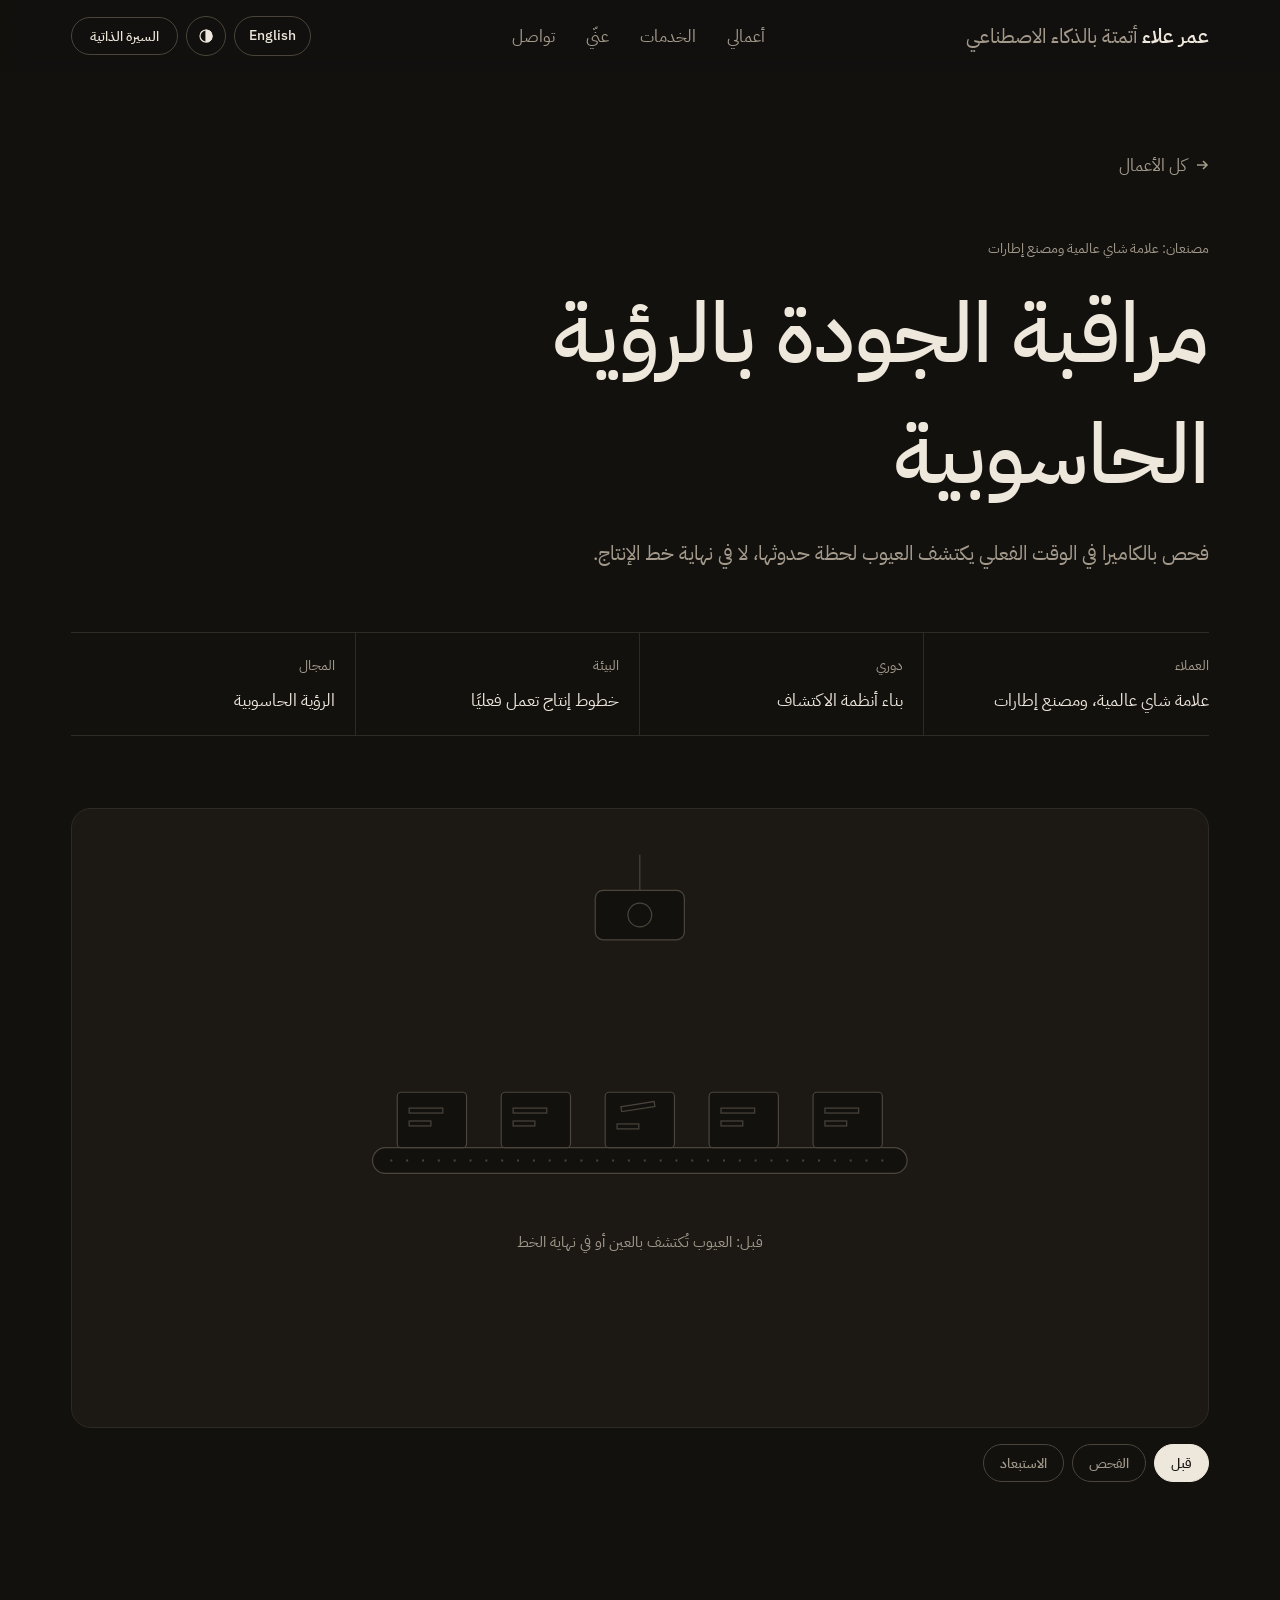
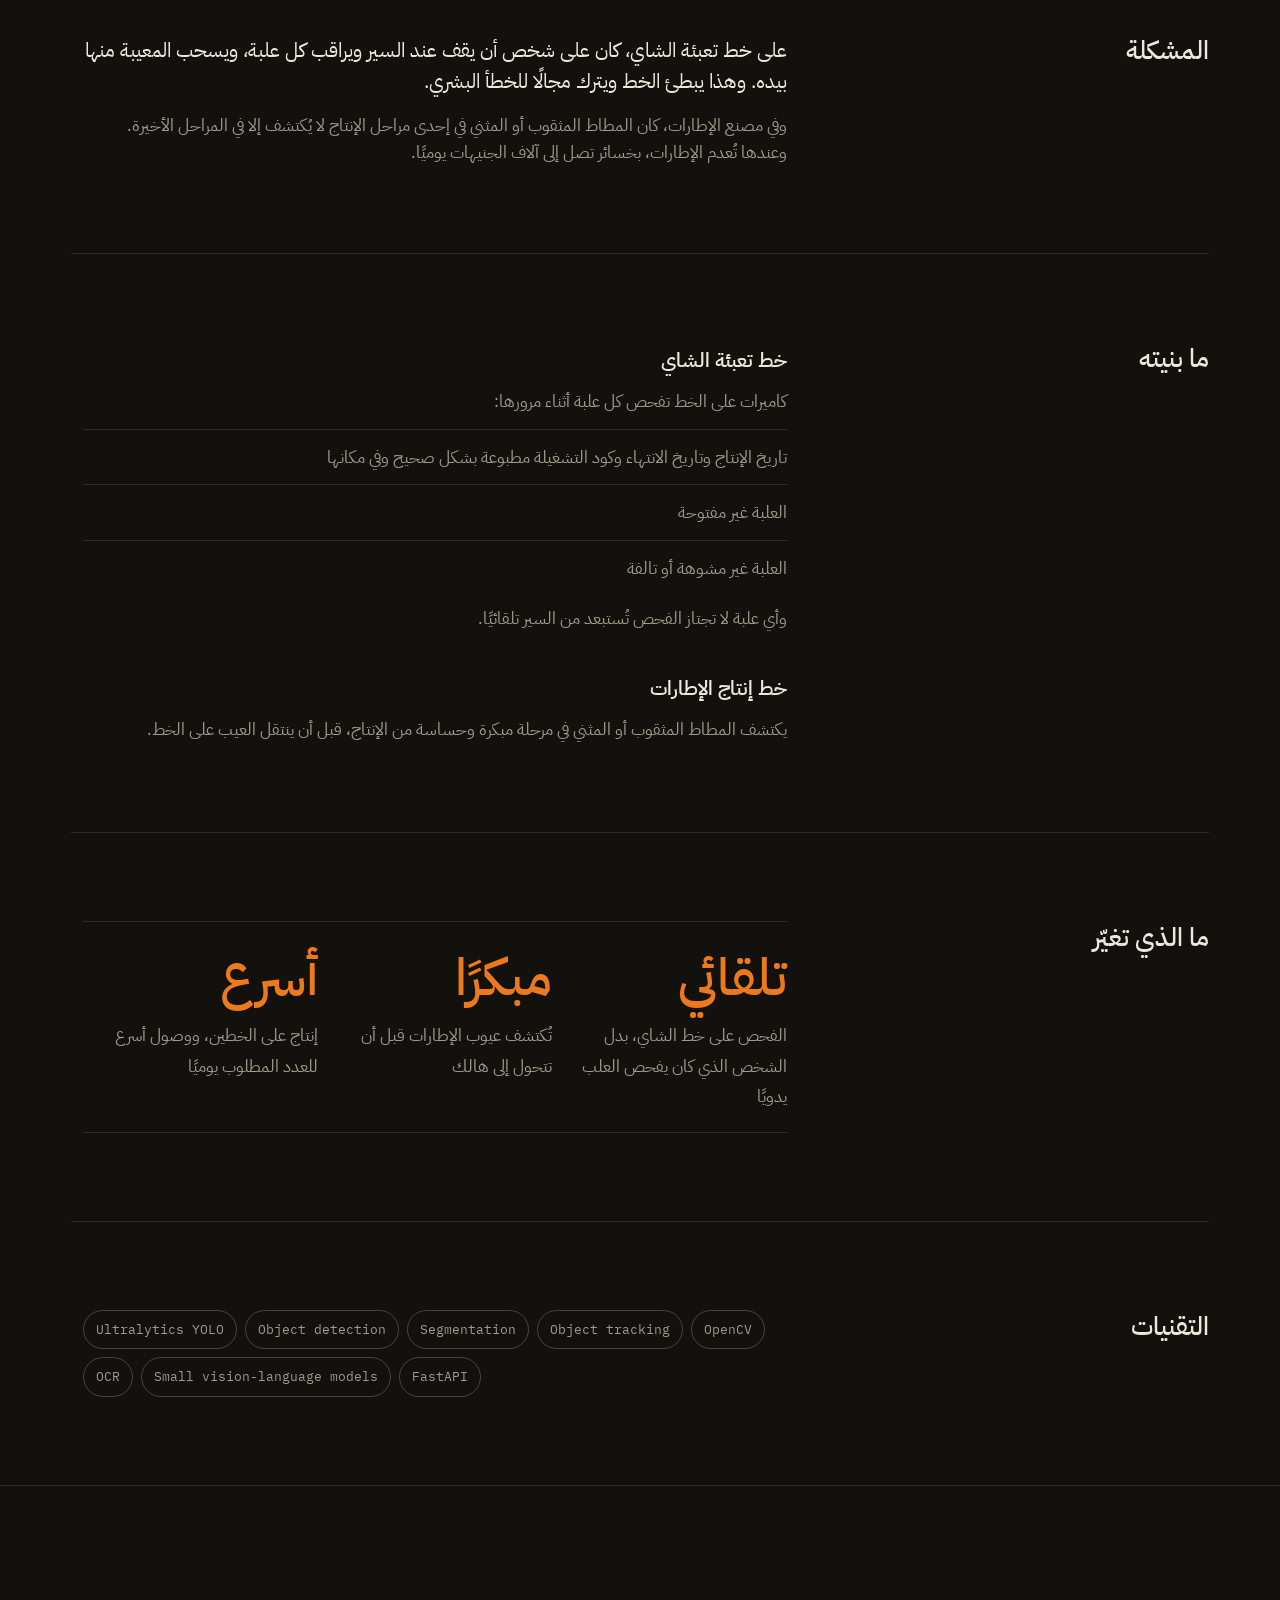
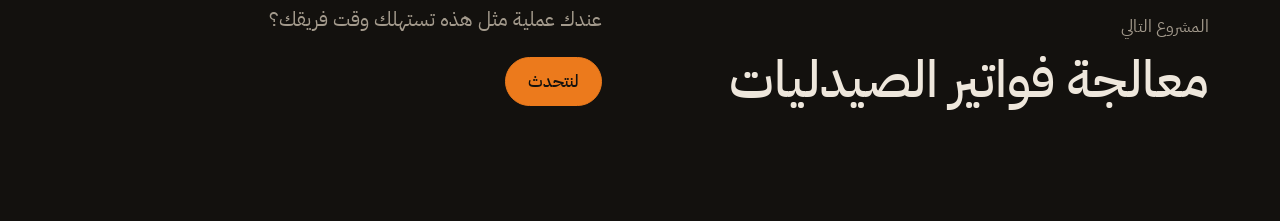
<file: ar/work/vision-quality-control.html>
<!doctype html>
<html lang="ar" dir="rtl" data-theme="dark">
<head>
  <meta charset="utf-8">
  <meta name="viewport" content="width=device-width, initial-scale=1">
  <title>مراقبة الجودة بالرؤية الحاسوبية — عمر علاء</title>
  <meta name="description" content="فحص بالكاميرا في الوقت الفعلي يكتشف العيوب لحظة حدوثها، لا في نهاية خط الإنتاج.">
  <meta property="og:title" content="مراقبة الجودة بالرؤية الحاسوبية — عمر علاء">
  <meta property="og:description" content="فحص بالكاميرا في الوقت الفعلي يكتشف العيوب لحظة حدوثها، لا في نهاية خط الإنتاج.">
  <meta property="og:type" content="article">
  <meta name="theme-color" content="#13110E">
  <link rel="alternate" hreflang="en" href="../../work/vision-quality-control.html">
  <link rel="alternate" hreflang="ar" href="vision-quality-control.html">
  <script>
    try {
      var t = localStorage.getItem("theme"); if (t) document.documentElement.setAttribute("data-theme", t);
      var l = localStorage.getItem("lang"), alt = l && l !== document.documentElement.lang && document.querySelector('link[rel="alternate"][hreflang="' + l + '"]');
      if (alt) location.replace(alt.href + location.hash);
    } catch (e) {}
  </script>
  <link rel="preload" href="../../assets/fonts/ibm-plex-sans-latin-500-normal.woff2" as="font" type="font/woff2" crossorigin>
  <link rel="stylesheet" href="../../assets/css/style.css">
</head>
<body>
<a class="skip" href="#main">انتقل إلى المحتوى</a>

<header class="nav" id="nav">
  <div class="wrap nav-inner">
    <a class="brand" href="../index.html">عمر علاء <span>أتمتة بالذكاء الاصطناعي</span></a>
    <nav class="nav-links" aria-label="الأقسام">
      <a href="../index.html#work">أعمالي</a>
      <a href="../index.html#services">الخدمات</a>
      <a href="../index.html#about">عنّي</a>
      <a href="../index.html#contact">تواصل</a>
    </nav>
    <div class="nav-tools">
      <a class="lang-link" href="../../work/vision-quality-control.html" hreflang="en" lang="en">English</a>
      <button class="icon-btn" id="theme-toggle" type="button" aria-label="التبديل إلى الوضع الفاتح">
        <svg viewBox="0 0 24 24" fill="none" stroke="currentColor" stroke-width="1.6" aria-hidden="true"><circle cx="12" cy="12" r="8"/><path d="M12 4a8 8 0 0 1 0 16z" fill="currentColor"/></svg>
      </button>
      <a class="btn" href="../../Omar_Alaa_Eldeen_CV.pdf" download>السيرة الذاتية</a>
    </div>
  </div>
</header>

<main id="main">
  <section class="case-hero">
    <div class="wrap">
      <a class="back" href="../index.html#work"><svg viewBox="0 0 14 14" fill="none" stroke="currentColor" stroke-width="1.6" aria-hidden="true"><path d="M12 7H2M6 3 2 7l4 4"/></svg>كل الأعمال</a>
      <span class="story-index">مصنعان: علامة شاي عالمية ومصنع إطارات</span>
      <h1 data-reveal>مراقبة الجودة بالرؤية الحاسوبية</h1>
      <p class="lead">فحص بالكاميرا في الوقت الفعلي يكتشف العيوب لحظة حدوثها، لا في نهاية خط الإنتاج.</p>
      <dl class="case-facts"><div><dt>العملاء</dt><dd>علامة شاي عالمية، ومصنع إطارات</dd></div><div><dt>دوري</dt><dd>بناء أنظمة الاكتشاف</dd></div><div><dt>البيئة</dt><dd>خطوط إنتاج تعمل فعليًا</dd></div><div><dt>المجال</dt><dd>الرؤية الحاسوبية</dd></div></dl>

      <div class="case-visual" data-switch>
        <div class="stage-frame">
          <svg viewBox="0 0 600 600" data-stage role="img" aria-label="رسم توضيحي للمشروع">
            <line class="d-line" x1="300" y1="34" x2="300" y2="70"/>
            <rect class="d-box" x="255" y="70" width="90" height="50" rx="8"/>
            <circle class="d-line" cx="300" cy="95" r="12"/>
            <polygon class="qc-beam" points="282,120 318,120 352,274 248,274"/>

            <rect class="d-box" x="30" y="330" width="540" height="26" rx="13"/>
            <line class="qc-belt-move" x1="48" y1="343" x2="552" y2="343"/>

            <g><rect class="qc-box" x="55" y="274" width="70" height="56" rx="4"/><rect class="d-line" x="67" y="290" width="34" height="5"/><rect class="d-line" x="67" y="303" width="22" height="5"/></g>
            <g><rect class="qc-box" x="160" y="274" width="70" height="56" rx="4"/><rect class="d-line" x="172" y="290" width="34" height="5"/><rect class="d-line" x="172" y="303" width="22" height="5"/></g>
            <g class="qc-bad"><rect class="qc-box" x="265" y="274" width="70" height="56" rx="4"/><rect class="d-line" x="281" y="286" width="34" height="5" transform="rotate(-9 298 288)"/><rect class="d-line" x="277" y="306" width="22" height="5"/></g>
            <g><rect class="qc-box" x="370" y="274" width="70" height="56" rx="4"/><rect class="d-line" x="382" y="290" width="34" height="5"/><rect class="d-line" x="382" y="303" width="22" height="5"/></g>
            <g><rect class="qc-box" x="475" y="274" width="70" height="56" rx="4"/><rect class="d-line" x="487" y="290" width="34" height="5"/><rect class="d-line" x="487" y="303" width="22" height="5"/></g>

            <g class="qc-bad-tag"><line class="d-line d-amber-stroke" x1="340" y1="262" x2="372" y2="236"/><text class="big-num" x="378" y="234" font-size="15">تاريخ مطبوع خطأ</text></g>

            <text class="d-text qc-late" x="300" y="430" text-anchor="middle">قبل: العيوب تُكتشف بالعين أو في نهاية الخط</text>

            <g class="qc-bin"><rect class="d-line" x="250" y="430" width="100" height="80" rx="6" stroke-dasharray="5 5"/><text class="d-text" x="300" y="534" text-anchor="middle" font-size="13">مرفوض</text></g>
            <text class="d-text-strong qc-result" x="300" y="574" text-anchor="middle">يُكتشف على الخط، لا في نهايته</text>
          </svg>
        </div>
        <div class="switch" role="group" aria-label="اعرض مرحلة من المشروع"><button type="button" data-to="1" aria-pressed="false">قبل</button><button type="button" data-to="2" aria-pressed="false">الفحص</button><button type="button" data-to="3" aria-pressed="false">الاستبعاد</button></div>
      </div>
    </div>
  </section>

  <div class="wrap">
<section class="case-block"><h2>المشكلة</h2><div class="case-body">
        <p>على خط تعبئة الشاي، كان على شخص أن يقف عند السير ويراقب كل علبة، ويسحب المعيبة منها بيده. وهذا يبطئ الخط ويترك مجالًا للخطأ البشري.</p>
        <p class="muted">وفي مصنع الإطارات، كان المطاط المثقوب أو المثني في إحدى مراحل الإنتاج لا يُكتشف إلا في المراحل الأخيرة. وعندها تُعدم الإطارات، بخسائر تصل إلى آلاف الجنيهات يوميًا.</p>
</div></section>
<section class="case-block"><h2>ما بنيته</h2><div class="case-body">
        <div class="module"><h3>خط تعبئة الشاي</h3>
          <p>كاميرات على الخط تفحص كل علبة أثناء مرورها:</p>
          <ul>
            <li>تاريخ الإنتاج وتاريخ الانتهاء وكود التشغيلة مطبوعة بشكل صحيح وفي مكانها</li>
            <li>العلبة غير مفتوحة</li>
            <li>العلبة غير مشوهة أو تالفة</li>
          </ul>
          <p>وأي علبة لا تجتاز الفحص تُستبعد من السير تلقائيًا.</p></div>
        <div class="module"><h3>خط إنتاج الإطارات</h3>
          <p>يكتشف المطاط المثقوب أو المثني في مرحلة مبكرة وحساسة من الإنتاج، قبل أن ينتقل العيب على الخط.</p></div>
</div></section>
<section class="case-block"><h2>ما الذي تغيّر</h2><div class="case-body">
        <div class="case-impact">
          <div><span class="n">تلقائي</span><span class="l">الفحص على خط الشاي، بدل الشخص الذي كان يفحص العلب يدويًا</span></div>
          <div><span class="n">مبكرًا</span><span class="l">تُكتشف عيوب الإطارات قبل أن تتحول إلى هالك</span></div>
          <div><span class="n">أسرع</span><span class="l">إنتاج على الخطين، ووصول أسرع للعدد المطلوب يوميًا</span></div>
        </div>
</div></section>
<section class="case-block"><h2>التقنيات</h2><div class="case-body">
        <ul class="stack-list" dir="ltr"><li>Ultralytics YOLO</li><li>Object detection</li><li>Segmentation</li><li>Object tracking</li><li>OpenCV</li><li>OCR</li><li>Small vision-language models</li><li>FastAPI</li></ul>
</div></section>
  </div>

  <section class="next">
    <div class="wrap">
      <a class="next-link" href="invoice-processing.html"><span>المشروع التالي</span><strong>معالجة فواتير الصيدليات</strong></a>
      <div class="next-cta">
        <p>عندك عملية مثل هذه تستهلك وقت فريقك؟</p>
        <a class="btn btn-primary" href="../index.html#contact">لنتحدث</a>
      </div>
    </div>
  </section>
</main>



<script src="../../assets/js/main.js" defer></script>
</body>
</html>
</file>
<file: assets/css/style.css>
/* ==========================================================================
   Omar Alaa — portfolio
   Tokens, base, layout, sections. Dark by default; light via [data-theme].
   ========================================================================== */

@font-face { font-family: "Plex Sans"; src: url("../fonts/ibm-plex-sans-latin-400-normal.woff2") format("woff2"); font-weight: 400; font-display: swap; }
@font-face { font-family: "Plex Sans"; src: url("../fonts/ibm-plex-sans-latin-500-normal.woff2") format("woff2"); font-weight: 500; font-display: swap; }
@font-face { font-family: "Plex Sans"; src: url("../fonts/ibm-plex-sans-latin-600-normal.woff2") format("woff2"); font-weight: 600; font-display: swap; }
@font-face { font-family: "Plex Arabic"; src: url("../fonts/ibm-plex-sans-arabic-arabic-400-normal.woff2") format("woff2"); font-weight: 400; font-display: swap; unicode-range: U+0600-06FF, U+0750-077F, U+08A0-08FF, U+FB50-FDFF, U+FE70-FEFF, U+200C-200F; }
@font-face { font-family: "Plex Arabic"; src: url("../fonts/ibm-plex-sans-arabic-arabic-500-normal.woff2") format("woff2"); font-weight: 500; font-display: swap; unicode-range: U+0600-06FF, U+0750-077F, U+08A0-08FF, U+FB50-FDFF, U+FE70-FEFF, U+200C-200F; }
@font-face { font-family: "Plex Arabic"; src: url("../fonts/ibm-plex-sans-arabic-arabic-600-normal.woff2") format("woff2"); font-weight: 600; font-display: swap; unicode-range: U+0600-06FF, U+0750-077F, U+08A0-08FF, U+FB50-FDFF, U+FE70-FEFF, U+200C-200F; }
@font-face { font-family: "Plex Mono"; src: url("../fonts/ibm-plex-mono-latin-400-normal.woff2") format("woff2"); font-weight: 400; font-display: swap; }

:root {
  --bg: #13110E;
  --surface: #1C1915;
  --line: #2E2A24;
  --line-strong: #4A443B;
  --text: #EEE7DC;
  --muted: #A39A8C;
  --amber: #EC7A1C;
  --amber-ink: #EC7A1C;
  --amber-soft: rgba(236, 122, 28, 0.14);

  --sans: "Plex Sans", "Plex Arabic", "IBM Plex Sans", system-ui, -apple-system, "Segoe UI", sans-serif;
  --mono: "Plex Mono", "IBM Plex Mono", ui-monospace, "SFMono-Regular", Menlo, monospace;

  --step--1: 0.875rem;  /* 14 */
  --step-0: 1.0625rem;  /* 17 */
  --step-1: 1.25rem;    /* 20 */
  --step-2: 1.625rem;   /* 26 */
  --step-3: clamp(2rem, 1.4rem + 2.6vw, 3.25rem);       /* 32 → 52 */
  --step-4: clamp(2.6rem, 1.5rem + 4.8vw, 5.25rem);     /* 42 → 84 */

  --gutter: clamp(20px, 4vw, 56px);
  --max: 1240px;
  --ease: cubic-bezier(.2, .7, .1, 1);
  color-scheme: dark;
}

[data-theme="light"] {
  --bg: #F5F3EF;
  --surface: #FFFFFF;
  --line: #E2DDD4;
  --line-strong: #C9C1B4;
  --text: #191714;
  --muted: #625B51;
  --amber: #D96A10;
  --amber-ink: #A9500A;
  --amber-soft: rgba(217, 106, 16, 0.12);
  color-scheme: light;
}

*, *::before, *::after { box-sizing: border-box; }
html { -webkit-text-size-adjust: 100%; scroll-behavior: smooth; }
body {
  margin: 0;
  background: var(--bg);
  color: var(--text);
  font-family: var(--sans);
  font-size: var(--step-0);
  line-height: 1.6;
  font-weight: 400;
  -webkit-font-smoothing: antialiased;
  transition: background-color .3s, color .3s;
}
img { max-width: 100%; display: block; }
a { color: inherit; }
h1, h2, h3, p, ul, ol, blockquote, figure { margin: 0; }
ul, ol { padding: 0; list-style: none; }

:focus-visible { outline: 2px solid var(--amber); outline-offset: 3px; border-radius: 4px; }

.skip { position: absolute; top: 8px; inset-inline-start: 8px; transform: translateY(-300%); background: var(--amber); color: #13110E; padding: 8px 14px; z-index: 100; }
.skip:focus { transform: none; }

.wrap { width: 100%; max-width: var(--max); margin-inline: auto; padding-inline: var(--gutter); }

.section { padding-block: clamp(88px, 12vw, 168px); }
.section-head { max-width: 46rem; margin-bottom: clamp(40px, 6vw, 72px); }
.section-head h2 { font-size: var(--step-3); line-height: 1.08; font-weight: 500; letter-spacing: -0.02em; }
.section-head p { margin-top: 16px; color: var(--muted); font-size: var(--step-1); line-height: 1.5; max-width: 40rem; }

/* Line-by-line headline reveal (editorial). JS wraps lines; without JS text is plain. */
.reveal-line { display: block; overflow: hidden; padding-bottom: .06em; }
.reveal-line > span { display: block; transform: translateY(105%); transition: transform .9s var(--ease); }
.is-in .reveal-line > span { transform: none; }

/* --------------------------------------------------------------------------
   Buttons
   -------------------------------------------------------------------------- */
.btn {
  display: inline-flex; align-items: center; gap: 10px;
  font: 500 var(--step-0)/1 var(--sans);
  padding: 15px 22px; border-radius: 999px; text-decoration: none;
  border: 1px solid var(--line-strong); color: var(--text); background: transparent;
  cursor: pointer; transition: background-color .2s, border-color .2s, color .2s;
}
.btn:hover { border-color: var(--text); }
.btn-primary { background: var(--amber); border-color: var(--amber); color: #13110E; }
.btn-primary:hover { background: var(--text); border-color: var(--text); color: var(--bg); }

/* --------------------------------------------------------------------------
   Nav
   -------------------------------------------------------------------------- */
.nav {
  position: sticky; top: 0; z-index: 50;
  background: color-mix(in srgb, var(--bg) 86%, transparent);
  backdrop-filter: blur(10px); -webkit-backdrop-filter: blur(10px);
  border-bottom: 1px solid transparent; transition: border-color .3s;
}
.nav.is-scrolled { border-bottom-color: var(--line); }
.nav-inner { display: flex; align-items: center; justify-content: space-between; height: 72px; gap: 24px; }
.brand { font-weight: 600; text-decoration: none; letter-spacing: -0.01em; font-size: var(--step-1); }
.brand span { color: var(--muted); font-weight: 400; }
.nav-links { display: flex; align-items: center; gap: clamp(14px, 2.4vw, 32px); }
.nav-links a { text-decoration: none; color: var(--muted); transition: color .2s; }
.nav-links a:hover { color: var(--text); }
.nav-tools { display: flex; align-items: center; gap: 8px; }
.icon-btn {
  width: 40px; height: 40px; border-radius: 999px; border: 1px solid var(--line-strong);
  background: transparent; color: var(--text); display: grid; place-items: center; cursor: pointer;
}
.icon-btn:hover { border-color: var(--text); }
.icon-btn svg { width: 18px; height: 18px; }
.nav .btn { padding: 11px 18px; font-size: var(--step--1); }
@media (max-width: 860px) { .nav-links { display: none; } }
@media (max-width: 420px) { .nav .btn { display: none; } }

/* --------------------------------------------------------------------------
   Hero
   -------------------------------------------------------------------------- */
.hero { padding-top: clamp(40px, 6vw, 72px); padding-bottom: clamp(56px, 8vw, 96px); }
.hero-kicker { color: var(--muted); font-size: var(--step-0); margin-bottom: 20px; }
.hero h1 {
  font-size: var(--step-4); line-height: 1.02; font-weight: 500; letter-spacing: -0.03em;
  max-width: 19ch;
}
.hero-row { margin-top: 28px; display: flex; flex-wrap: wrap; align-items: flex-end; justify-content: space-between; gap: 24px 48px; }
.hero-sub { max-width: 34rem; font-size: var(--step-1); line-height: 1.5; color: var(--muted); }
.hero-actions { display: flex; flex-wrap: wrap; gap: 12px; }

.system { margin-top: clamp(40px, 5vw, 64px); position: relative; }
.system svg { width: 100%; height: auto; overflow: visible; }
.system .caption { margin-top: 8px; color: var(--muted); font-size: var(--step--1); max-width: 40rem; }

.sys-wire { fill: none; stroke: var(--line-strong); stroke-width: 1.2; }
.sys-in-dot, .sys-out-dot { fill: var(--bg); stroke: var(--line-strong); stroke-width: 1.4; transition: stroke .4s, fill .4s; }
.sys-label { fill: var(--muted); font-family: var(--sans); transition: fill .4s; }
.sys-label.is-out { fill: var(--text); }
.sys-out.is-hit .sys-out-dot { fill: var(--amber); stroke: var(--amber); }
.sys-out.is-hit .sys-label { fill: var(--amber-ink); }
.sys-in.is-hot .sys-in-dot { stroke: var(--amber); }
.sys-in.is-hot .sys-label { fill: var(--text); }
.sys-core { fill: var(--surface); stroke: var(--line-strong); stroke-width: 1.2; }
.sys-core-title { fill: var(--text); font-weight: 600; font-family: var(--sans); }
.sys-stage-dot { fill: var(--line-strong); transition: fill .3s; }
.sys-stage-text { fill: var(--muted); font-family: var(--sans); transition: fill .3s; }
.sys-stage.is-on .sys-stage-dot { fill: var(--amber); }
.sys-stage.is-on .sys-stage-text { fill: var(--text); }
.sys-pulse { fill: var(--amber); }
.sys-side-title { fill: var(--muted); font-family: var(--sans); }

/* --------------------------------------------------------------------------
   Stats
   -------------------------------------------------------------------------- */
.stats { border-top: 1px solid var(--line); border-bottom: 1px solid var(--line); }
.stats ul { display: grid; grid-template-columns: repeat(5, 1fr); }
.stats li { padding-block: 32px; padding-inline: 0 24px; }
.stats li + li { padding-inline-start: 24px; border-inline-start: 1px solid var(--line); }
.stat-num { display: block; font-size: var(--step-3); font-weight: 500; letter-spacing: -0.02em; line-height: 1; font-variant-numeric: tabular-nums; }
.stat-label { display: block; margin-top: 12px; color: var(--muted); font-size: var(--step--1); line-height: 1.45; }
@media (max-width: 980px) {
  .stats ul { grid-template-columns: repeat(2, 1fr); }
  .stats li, .stats li + li { padding-block: 24px; padding-inline: 0 16px; border-inline-start: 0; border-top: 1px solid var(--line); }
  .stats li:nth-child(-n+2) { border-top: 0; }
  .stats li:nth-child(even) { padding-inline-start: 16px; border-inline-start: 1px solid var(--line); }
  .stats li:last-child { grid-column: 1 / -1; border-inline-start: 0; padding-inline-start: 0; }
}

/* --------------------------------------------------------------------------
   Featured work — scroll stories
   -------------------------------------------------------------------------- */
.story { display: grid; grid-template-columns: minmax(0, 5fr) minmax(0, 6fr); gap: clamp(32px, 6vw, 96px); }
.story + .story { margin-top: clamp(96px, 14vw, 180px); padding-top: clamp(64px, 8vw, 96px); border-top: 1px solid var(--line); }
.story-intro { grid-column: 1 / -1; display: grid; grid-template-columns: minmax(0, 5fr) minmax(0, 6fr); gap: inherit; align-items: end; }
.story-intro h3 { font-size: var(--step-3); font-weight: 500; letter-spacing: -0.02em; line-height: 1.05; }
.story-intro p { color: var(--muted); font-size: var(--step-1); line-height: 1.5; }
.story-index { display: block; color: var(--muted); font-size: var(--step--1); margin-bottom: 14px; font-variant-numeric: tabular-nums; }

.story-steps { padding-bottom: 10vh; }
.step { min-height: 62vh; display: flex; flex-direction: column; justify-content: center; padding-block: 24px; opacity: .35; transition: opacity .5s; }
.step.is-active { opacity: 1; }
.step h4 { font-size: var(--step-2); font-weight: 500; letter-spacing: -0.01em; margin: 0 0 14px; }
.step p { color: var(--muted); max-width: 32rem; }
.step p + p { margin-top: 12px; }
.step ul { margin-top: 8px; color: var(--muted); max-width: 32rem; }
.step li { padding: 10px 0; border-top: 1px solid var(--line); }
.step li strong { color: var(--text); font-weight: 500; }
.impact-list li { display: grid; grid-template-columns: 7.5rem 1fr; gap: 16px; align-items: baseline; }
.impact-list .n { color: var(--amber-ink); font-size: var(--step-2); font-weight: 500; letter-spacing: -0.02em; line-height: 1.1; }
.stack { margin-top: 20px; font-family: var(--mono); font-size: 0.8125rem; color: var(--muted); line-height: 1.7; }
.story-link { margin-top: 28px; align-self: flex-start; }

.stage { position: sticky; top: 14vh; height: 72vh; display: grid; place-items: center; }
.stage-frame { width: 100%; aspect-ratio: 1 / 1; max-height: 100%; border: 1px solid var(--line); border-radius: 20px; background: var(--surface); position: relative; overflow: hidden; }
.stage svg { position: absolute; inset: 0; width: 100%; height: 100%; }
.stage-status { position: absolute; left: 20px; bottom: 16px; font-size: var(--step--1); color: var(--muted); }

@media (max-width: 900px) {
  .story, .story-intro { grid-template-columns: 1fr; }
  .stage { order: -1; top: 72px; height: auto; z-index: 2; background: var(--bg); padding-block: 8px; }
  .stage-frame { aspect-ratio: 1 / 1; width: min(100%, 46vh); margin-inline: auto; }
  .step { min-height: 46vh; }
}

/* Shared stage drawing tokens */
.d-line { stroke: var(--line-strong); stroke-width: 1.2; fill: none; }
.d-box { fill: var(--bg); stroke: var(--line-strong); stroke-width: 1.2; }
.d-text { fill: var(--muted); font-family: var(--sans); font-size: 15px; }
.d-text-strong { fill: var(--text); font-family: var(--sans); font-size: 15px; font-weight: 500; }
.d-amber { fill: var(--amber); }
.d-amber-stroke { stroke: var(--amber); }
.d-fade { opacity: 0; transition: opacity .6s var(--ease), transform .8s var(--ease); }
.big-num { fill: var(--amber-ink); font-family: var(--sans); font-weight: 500; letter-spacing: -0.03em; }

/* Marketing stage */
.mk-node .d-box { transition: stroke .5s, fill .5s; }
.mk-issue { transition: opacity .5s; }
.mk-wire { stroke-dasharray: 4 6; transition: stroke .5s, opacity .5s; opacity: .0; }
[data-step="2"] .mk-wire, [data-step="3"] .mk-wire { opacity: 1; stroke: var(--amber); animation: dash 1.2s linear infinite; }
[data-step="2"] .mk-node .d-box, [data-step="3"] .mk-node .d-box { stroke: var(--amber); fill: var(--amber-soft); }
[data-step="2"] .mk-issue, [data-step="3"] .mk-issue { opacity: 0; }
[data-step="2"] .mk-hub .d-box, [data-step="3"] .mk-hub .d-box { stroke: var(--amber); }
.mk-sol { opacity: 0; transition: opacity .5s .15s; fill: var(--amber-ink); font-family: var(--sans); font-size: 13px; }
[data-step="2"] .mk-sol, [data-step="3"] .mk-sol { opacity: 1; }
.mk-issue { fill: var(--muted); font-family: var(--sans); font-size: 13px; }
.mk-result { opacity: 0; transition: opacity .6s .2s; }
[data-step="3"] .mk-result { opacity: 1; }
[data-step="3"] .mk-graph { opacity: .1; }
.mk-graph { transition: opacity .6s; }
@keyframes dash { to { stroke-dashoffset: -20; } }

/* Sharia stage */
.sh-clause { fill: var(--line-strong); transition: fill .5s, width .6s var(--ease); }
.sh-flag { opacity: 0; transition: opacity .5s; }
.sh-scan { opacity: 0; }
[data-step="2"] .sh-scan { opacity: 1; animation: scan 2.4s var(--ease) infinite; }
[data-step="2"] .sh-clause.bad, [data-step="3"] .sh-clause.bad { fill: var(--amber); }
[data-step="2"] .sh-flag.bad-tag { opacity: 1; }
[data-step="3"] .sh-clause.bad { fill: var(--text); }
[data-step="3"] .sh-flag.fixed-tag { opacity: 1; }
[data-step="3"] .sh-basis { opacity: 1; }
.sh-basis { opacity: 0; transition: opacity .6s .2s; }
@keyframes scan { 0% { transform: translateY(0); } 100% { transform: translateY(330px); } }

/* QC stage */
.qc-belt-move { stroke: var(--line-strong); stroke-width: 2; stroke-dasharray: 2 14; animation: belt 1s linear infinite; }
@keyframes belt { to { stroke-dashoffset: 16; } }
.qc-box { fill: var(--bg); stroke: var(--line-strong); stroke-width: 1.2; transition: stroke .4s, fill .4s; }
.qc-beam { fill: var(--amber); opacity: 0; transition: opacity .5s; }
[data-step="2"] .qc-beam, [data-step="3"] .qc-beam { opacity: .14; }
.qc-bad { transition: transform .8s var(--ease); }
[data-step="2"] .qc-bad .qc-box, [data-step="3"] .qc-bad .qc-box { stroke: var(--amber); fill: var(--amber-soft); }
.qc-bad-tag { opacity: 0; transition: opacity .4s; }
[data-step="2"] .qc-bad-tag { opacity: 1; }
[data-step="3"] .qc-bad { transform: translateY(150px); }
.qc-bin { opacity: 0; transition: opacity .5s; }
[data-step="3"] .qc-bin { opacity: 1; }
.qc-result { opacity: 0; transition: opacity .6s .3s; }
[data-step="3"] .qc-result { opacity: 1; }
.qc-late { transition: opacity .5s; }
[data-step="2"] .qc-late, [data-step="3"] .qc-late { opacity: 0; }

/* Invoice stage */
.iv-sheet { fill: var(--bg); stroke: var(--line-strong); stroke-width: 1.2; transition: transform .9s var(--ease), opacity .7s; transform-box: fill-box; transform-origin: center; }
.iv-row { opacity: 0; transition: opacity .4s; }
[data-step="2"] .iv-row, [data-step="3"] .iv-row { opacity: 1; }
[data-step="2"] .iv-sheet, [data-step="3"] .iv-sheet { transform: translate(var(--tx), var(--ty)) scale(.2); opacity: 0; }
.iv-table { opacity: 0; transition: opacity .6s .2s; }
[data-step="2"] .iv-table, [data-step="3"] .iv-table { opacity: 1; }
.iv-result { opacity: 0; transition: opacity .6s .2s; }
[data-step="3"] .iv-result { opacity: 1; }
[data-step="3"] .iv-table { opacity: .1; }
.iv-count { transition: opacity .5s; }
[data-step="2"] .iv-count, [data-step="3"] .iv-count { opacity: 0; }

/* --------------------------------------------------------------------------
   More work
   -------------------------------------------------------------------------- */
.more { border-top: 1px solid var(--line); }
.more li { display: grid; grid-template-columns: minmax(0, 4fr) minmax(0, 6fr) minmax(0, 3fr); gap: clamp(16px, 3vw, 48px); padding-block: 28px; border-bottom: 1px solid var(--line); align-items: baseline; }
.more h3 { font-size: var(--step-1); font-weight: 500; letter-spacing: -0.01em; line-height: 1.3; }
.more h3 small { display: block; margin-top: 6px; font-size: var(--step--1); font-weight: 400; color: var(--muted); }
.more p { color: var(--muted); }
.more .stack { margin: 0; }
@media (max-width: 860px) { .more li { grid-template-columns: 1fr; gap: 8px; } }

/* --------------------------------------------------------------------------
   Services
   -------------------------------------------------------------------------- */
.services-grid { display: grid; grid-template-columns: minmax(0, 6fr) minmax(0, 5fr); gap: clamp(40px, 7vw, 112px); align-items: start; }
.services-grid h2 { font-size: var(--step-4); font-weight: 500; letter-spacing: -0.03em; line-height: 1.02; }
.services-grid .lead { margin-top: 24px; color: var(--muted); font-size: var(--step-1); line-height: 1.5; max-width: 30rem; }
.discovery { border: 1px solid var(--amber); border-radius: 20px; padding: clamp(24px, 3vw, 36px); background: var(--amber-soft); }
.discovery h3 { font-size: var(--step-2); font-weight: 500; letter-spacing: -0.01em; line-height: 1.25; }
.discovery p { margin-top: 12px; }
.discovery ol { margin-top: 20px; counter-reset: d; }
.discovery li { counter-increment: d; display: grid; grid-template-columns: 2rem 1fr; padding: 10px 0; border-top: 1px solid color-mix(in srgb, var(--amber) 35%, transparent); }
.discovery li::before { content: counter(d); color: var(--amber-ink); font-variant-numeric: tabular-nums; }
.built { margin-top: 36px; }
.built h3 { font-size: var(--step-0); font-weight: 500; color: var(--muted); }
.built ul { margin-top: 12px; }
.built li { padding: 12px 0; border-bottom: 1px solid var(--line); font-size: var(--step-1); }
@media (max-width: 900px) { .services-grid { grid-template-columns: 1fr; } }

/* --------------------------------------------------------------------------
   How I work
   -------------------------------------------------------------------------- */
.process { position: relative; max-width: 52rem; padding-inline-start: 56px; }
.process-rail { position: absolute; inset-inline-start: 15px; top: 8px; bottom: 8px; width: 2px; background: var(--line); }
.process-rail i { position: absolute; inset: 0; background: var(--amber); transform-origin: top; transform: scaleY(var(--p, 0)); }
.process li { position: relative; padding-bottom: clamp(32px, 4vw, 48px); }
.process li:last-child { padding-bottom: 0; }
.process-num {
  position: absolute; inset-inline-start: -56px; top: 0; width: 32px; height: 32px; border-radius: 50%;
  display: grid; place-items: center; font-size: var(--step--1); font-variant-numeric: tabular-nums;
  background: var(--bg); border: 1px solid var(--line-strong); color: var(--muted); transition: all .4s;
}
.process li.is-on .process-num { background: var(--amber); border-color: var(--amber); color: #13110E; }
.process h3 { font-size: var(--step-2); font-weight: 500; letter-spacing: -0.01em; line-height: 1.2; padding-top: 1px; }
.process p { margin-top: 8px; color: var(--muted); max-width: 36rem; }

/* --------------------------------------------------------------------------
   About
   -------------------------------------------------------------------------- */
.about-grid { display: grid; grid-template-columns: minmax(0, 5fr) minmax(0, 6fr); gap: clamp(40px, 7vw, 112px); align-items: start; }
.portrait { border-radius: 20px; overflow: hidden; aspect-ratio: 4 / 5; background: var(--surface); }
.portrait img { width: 100%; height: 100%; object-fit: cover; }
.about-text h2 { font-size: var(--step-3); font-weight: 500; letter-spacing: -0.02em; line-height: 1.08; }
.about-text .body { margin-top: 24px; font-size: var(--step-1); line-height: 1.55; }
.facts { margin-top: 36px; border-top: 1px solid var(--line); }
.facts div { display: grid; grid-template-columns: 7rem 1fr; gap: 16px; padding: 14px 0; border-bottom: 1px solid var(--line); }
.facts dt { color: var(--muted); }
.facts dd { margin: 0; }
@media (max-width: 900px) { .about-grid { grid-template-columns: 1fr; } .portrait { max-width: 420px; } }

/* --------------------------------------------------------------------------
   Recognition
   -------------------------------------------------------------------------- */
.honors { display: grid; grid-template-columns: minmax(0, 7fr) minmax(0, 4fr); gap: clamp(24px, 4vw, 56px); align-items: start; }
.honor figure { border-radius: 16px; overflow: hidden; background: var(--surface); }
.honor img { width: 100%; height: auto; }
.honor-body { margin-top: 20px; }
.honor h3 { font-size: var(--step-2); font-weight: 500; letter-spacing: -0.01em; line-height: 1.2; }
.honor .meta { color: var(--muted); margin-top: 6px; }
.honor p { margin-top: 12px; color: var(--muted); max-width: 40rem; }
.honor-aou { margin-top: clamp(0px, 10vw, 140px); }
.depi { margin-top: clamp(40px, 6vw, 72px); padding-top: 24px; border-top: 1px solid var(--line); display: flex; flex-wrap: wrap; gap: 8px 24px; justify-content: space-between; }
.depi strong { font-weight: 500; }
.depi span { color: var(--muted); }
.quotes { margin-top: clamp(72px, 10vw, 128px); display: grid; grid-template-columns: 1fr 1fr; gap: clamp(32px, 5vw, 72px); }
.quotes blockquote p { font-size: var(--step-1); line-height: 1.5; }
.quotes blockquote p::before { content: "\201C"; }
.quotes blockquote p::after { content: "\201D"; }
.quotes footer { margin-top: 16px; color: var(--muted); }
.quotes footer strong { color: var(--text); font-weight: 500; }
.quotes-note { margin-top: 28px; font-size: var(--step--1); color: var(--muted); }
@media (max-width: 860px) { .honors, .quotes { grid-template-columns: 1fr; } .honor-aou { margin-top: 24px; max-width: 460px; } }

/* --------------------------------------------------------------------------
   Contact
   -------------------------------------------------------------------------- */
.contact h2 { font-size: var(--step-4); font-weight: 500; letter-spacing: -0.03em; line-height: 1.02; max-width: 15ch; }
.contact .lead { margin-top: 24px; color: var(--muted); font-size: var(--step-1); max-width: 32rem; }
.contact-grid { margin-top: clamp(48px, 7vw, 88px); display: grid; grid-template-columns: minmax(0, 6fr) minmax(0, 5fr); gap: clamp(40px, 7vw, 112px); }
.form { display: grid; gap: 20px; }
.field label { display: block; font-size: var(--step--1); color: var(--muted); margin-bottom: 8px; }
.field input, .field textarea {
  width: 100%; font: inherit; color: var(--text); background: var(--surface);
  border: 1px solid var(--line-strong); border-radius: 12px; padding: 14px 16px; transition: border-color .2s;
}
.field textarea { min-height: 150px; resize: vertical; }
.field input:focus, .field textarea:focus { outline: none; border-color: var(--amber); }
.form-status { font-size: var(--step--1); color: var(--muted); min-height: 1.5em; }
.form .btn { justify-self: start; }
.channels li { border-top: 1px solid var(--line); }
.channels li:last-child { border-bottom: 1px solid var(--line); }
.channels a { display: grid; grid-template-columns: 1fr auto; gap: 4px 16px; padding: 20px 0; text-decoration: none; }
.channels .name { font-size: var(--step-1); font-weight: 500; }
.channels .handle { grid-column: 1; color: var(--muted); font-size: var(--step--1); }
.channels .go { grid-row: 1 / span 2; grid-column: 2; align-self: center; width: 36px; height: 36px; border-radius: 50%; border: 1px solid var(--line-strong); display: grid; place-items: center; transition: all .2s; }
.channels a:hover .go { background: var(--amber); border-color: var(--amber); color: #13110E; }
.channels .go svg { width: 14px; height: 14px; }
@media (max-width: 900px) { .contact-grid { grid-template-columns: 1fr; } }

.footer { border-top: 1px solid var(--line); padding-block: 32px; color: var(--muted); font-size: var(--step--1); }
.footer .wrap { display: flex; flex-wrap: wrap; gap: 12px 28px; justify-content: space-between; }
.footer nav { display: flex; gap: 24px; }
.footer a { text-decoration: none; }
.footer a:hover { color: var(--text); }

/* --------------------------------------------------------------------------
   Reduced motion: everything visible, nothing loops.
   -------------------------------------------------------------------------- */
@media (prefers-reduced-motion: reduce) {
  html { scroll-behavior: auto; }
  *, *::before, *::after { animation: none !important; transition: none !important; }
  .reveal-line > span { transform: none; }
  .step { opacity: 1; }
}

/* ==========================================================================
   Case study pages (work/*.html)
   ========================================================================== */
.case-hero { padding-top: clamp(40px, 6vw, 80px); padding-bottom: clamp(40px, 5vw, 64px); }
.back { display: inline-flex; gap: 8px; align-items: center; color: var(--muted); text-decoration: none; margin-bottom: clamp(32px, 5vw, 56px); }
.back:hover { color: var(--text); }
.back svg { width: 14px; height: 14px; }
.case-hero .story-index { margin-bottom: 16px; }
.case-hero h1 { font-size: var(--step-4); line-height: 1.02; font-weight: 500; letter-spacing: -0.03em; max-width: 18ch; }
.case-hero .lead { margin-top: 24px; font-size: var(--step-1); line-height: 1.5; color: var(--muted); max-width: 40rem; }

.case-facts { margin-top: clamp(40px, 6vw, 64px); display: grid; grid-template-columns: repeat(4, minmax(0, 1fr)); border-top: 1px solid var(--line); border-bottom: 1px solid var(--line); }
.case-facts div { padding-block: 20px; padding-inline: 0 20px; }
.case-facts div + div { padding-inline-start: 20px; border-inline-start: 1px solid var(--line); }
.case-facts dt { color: var(--muted); font-size: var(--step--1); }
.case-facts dd { margin: 6px 0 0; }
@media (max-width: 860px) {
  .case-facts { grid-template-columns: 1fr 1fr; }
  .case-facts div, .case-facts div + div { padding-block: 16px; padding-inline: 0 12px; border-inline-start: 0; }
  .case-facts div:nth-child(even) { padding-inline-start: 16px; border-inline-start: 1px solid var(--line); }
  .case-facts div:nth-child(n+3) { border-top: 1px solid var(--line); }
}

.case-visual { margin-top: clamp(40px, 6vw, 72px); }
.case-visual .stage-frame { aspect-ratio: auto; height: min(72vh, 620px); }
.case-visual .stage-frame svg { position: absolute; inset: 0; width: 100%; height: 100%; padding: 12px; }
.switch { margin-top: 16px; display: flex; flex-wrap: wrap; gap: 8px; }
.switch button {
  font: 500 var(--step--1)/1 var(--sans); padding: 11px 16px; border-radius: 999px; cursor: pointer;
  background: transparent; color: var(--muted); border: 1px solid var(--line-strong); transition: all .2s;
}
.switch button:hover { color: var(--text); border-color: var(--text); }
.switch button[aria-pressed="true"] { background: var(--text); color: var(--bg); border-color: var(--text); }
@media (max-width: 700px) { .case-visual .stage-frame { height: auto; aspect-ratio: 1 / 1; } }

.case-block { display: grid; grid-template-columns: minmax(0, 4fr) minmax(0, 8fr); gap: clamp(24px, 5vw, 80px); padding-block: clamp(48px, 7vw, 88px); border-top: 1px solid var(--line); }
.case-block:first-child { border-top: 0; }
.case-block > h2 { font-size: var(--step-2); font-weight: 500; letter-spacing: -0.01em; line-height: 1.2; }
.case-body { max-width: 44rem; }
.case-body > p { font-size: var(--step-1); line-height: 1.55; }
.case-body > p + p { margin-top: 16px; }
.case-body > p.muted { color: var(--muted); font-size: var(--step-0); }
.module + .module { margin-top: 36px; }
.module h3 { font-size: var(--step-1); font-weight: 600; letter-spacing: -0.01em; }
.module > p { margin-top: 8px; color: var(--muted); }
.module ul { margin-top: 12px; }
.module li, .flow li { padding: 12px 0; border-top: 1px solid var(--line); color: var(--muted); }
.module li strong, .flow li strong { color: var(--text); font-weight: 500; }
.flow { counter-reset: f; margin-top: 8px; }
.flow li { counter-increment: f; display: grid; grid-template-columns: 2.25rem 1fr; }
.flow li::before { content: counter(f); color: var(--amber-ink); font-variant-numeric: tabular-nums; }
.case-impact { display: grid; grid-template-columns: repeat(auto-fit, minmax(200px, 1fr)); gap: 0; border-top: 1px solid var(--line); }
.case-impact div { padding-block: 20px; padding-inline: 0 20px; border-bottom: 1px solid var(--line); }
.case-impact .n { display: block; color: var(--amber-ink); font-size: var(--step-3); font-weight: 500; letter-spacing: -0.02em; line-height: 1.05; }
.case-impact .l { display: block; margin-top: 10px; color: var(--muted); max-width: 22rem; }
.stack-list { display: flex; flex-wrap: wrap; gap: 8px; }
.stack-list li { font-family: var(--mono); font-size: 0.8125rem; padding: 7px 12px; border: 1px solid var(--line-strong); border-radius: 999px; color: var(--muted); }
@media (max-width: 860px) { .case-block { grid-template-columns: 1fr; } }

.next { border-top: 1px solid var(--line); padding-block: clamp(64px, 9vw, 120px); }
.next .wrap { display: grid; grid-template-columns: 1fr 1fr; gap: clamp(32px, 6vw, 96px); align-items: end; }
.next-link { text-decoration: none; display: block; }
.next-link span { color: var(--muted); }
.next-link strong { display: block; margin-top: 8px; font-size: var(--step-3); font-weight: 500; letter-spacing: -0.02em; line-height: 1.08; transition: color .2s; }
.next-link:hover strong { color: var(--amber-ink); }
.next-cta p { color: var(--muted); font-size: var(--step-1); margin-bottom: 20px; max-width: 26rem; }
@media (max-width: 860px) { .next .wrap { grid-template-columns: 1fr; } }

/* ==========================================================================
   Language link + Arabic / RTL
   ========================================================================== */
.lang-link {
  height: 40px; padding: 0 14px; border-radius: 999px; border: 1px solid var(--line-strong);
  display: inline-flex; align-items: center; text-decoration: none; font-size: var(--step--1); font-weight: 500;
}
.lang-link:hover { border-color: var(--text); }

[lang="ar"] body { line-height: 1.8; }
[lang="ar"] h1, [lang="ar"] h2, [lang="ar"] h3, [lang="ar"] h4,
[lang="ar"] .stat-num, [lang="ar"] .impact-list .n, [lang="ar"] .case-impact .n, [lang="ar"] .next-link strong, [lang="ar"] .brand { letter-spacing: 0; }
[lang="ar"] .hero h1, [lang="ar"] .services-grid h2, [lang="ar"] .contact h2, [lang="ar"] .case-hero h1 { line-height: 1.25; }
[lang="ar"] .section-head h2, [lang="ar"] .story-intro h3, [lang="ar"] .about-text h2 { line-height: 1.3; }
[lang="ar"] .reveal-line { padding-block: .08em .22em; margin-block: -.08em -.1em; }
[lang="ar"] .impact-list .n, [lang="ar"] .case-impact .n { line-height: 1.3; }
[dir="rtl"] .back svg, [dir="rtl"] .channels .go svg { transform: scaleX(-1); }
[dir="rtl"] .quotes-note a { unicode-bidi: isolate; }
/* Drawings keep left-to-right geometry; Arabic words inside still read right to left. */
.system svg, .stage-frame svg { direction: ltr; }
[lang="ar"] .impact-list li { grid-template-columns: 9rem 1fr; }
@media (max-width: 560px) { .brand span { display: none; } }
/* Each Arabic label takes its reading direction from its own words, so numbers and English terms land in the right place. */
[lang="ar"] .system svg text, [lang="ar"] .stage-frame svg text { unicode-bidi: plaintext; }
</file>
